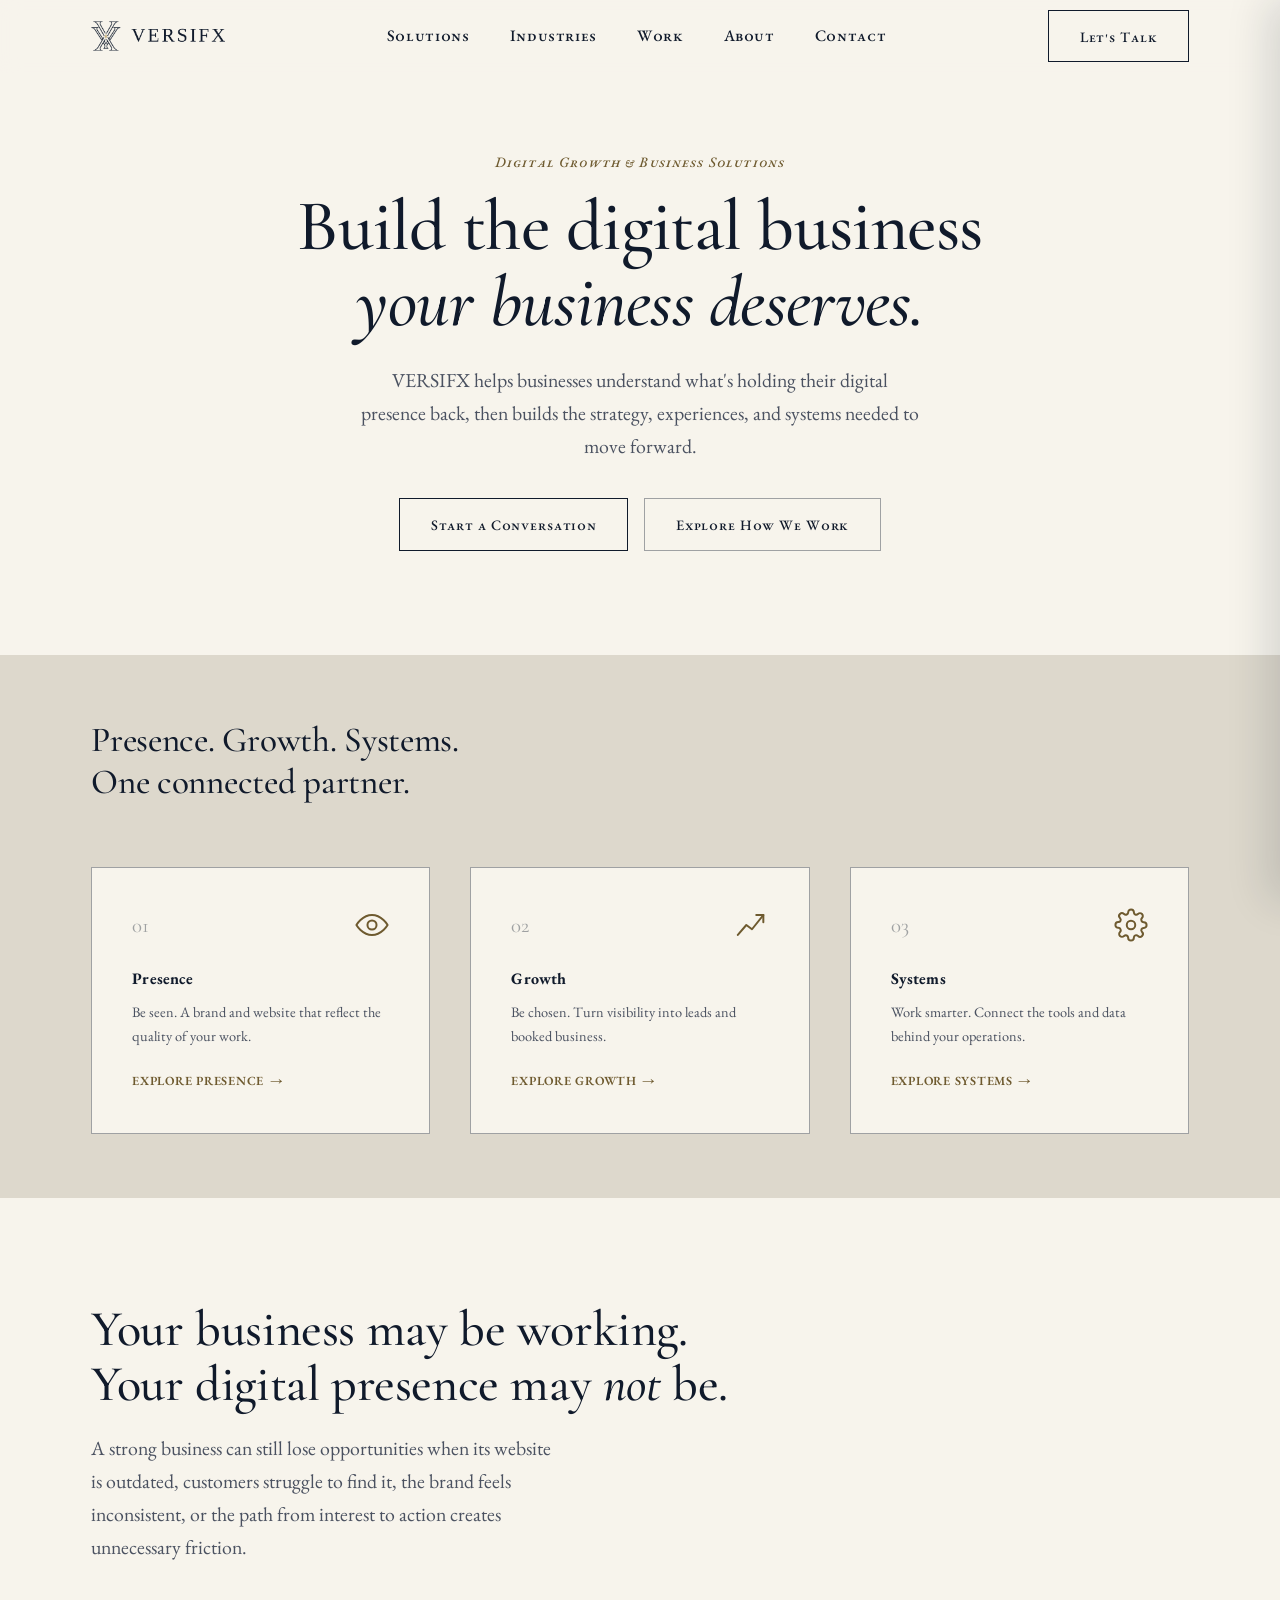
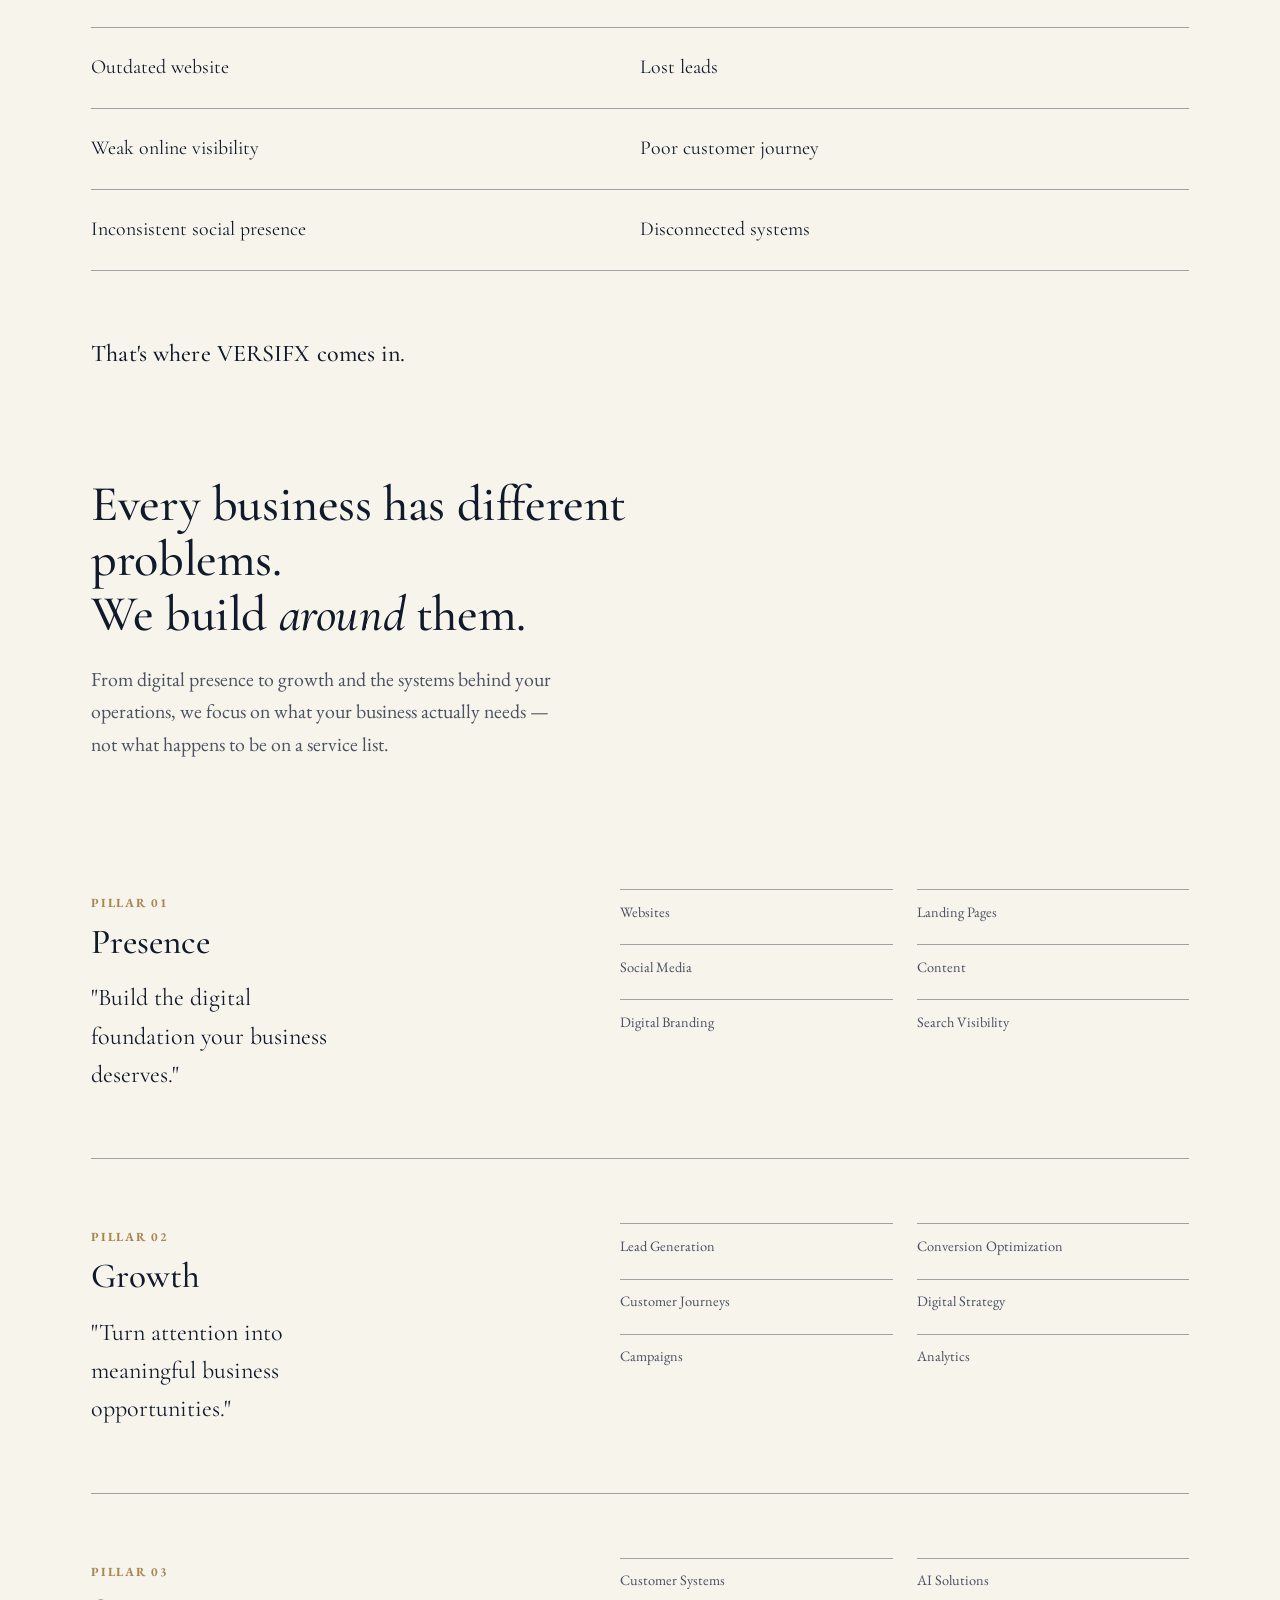
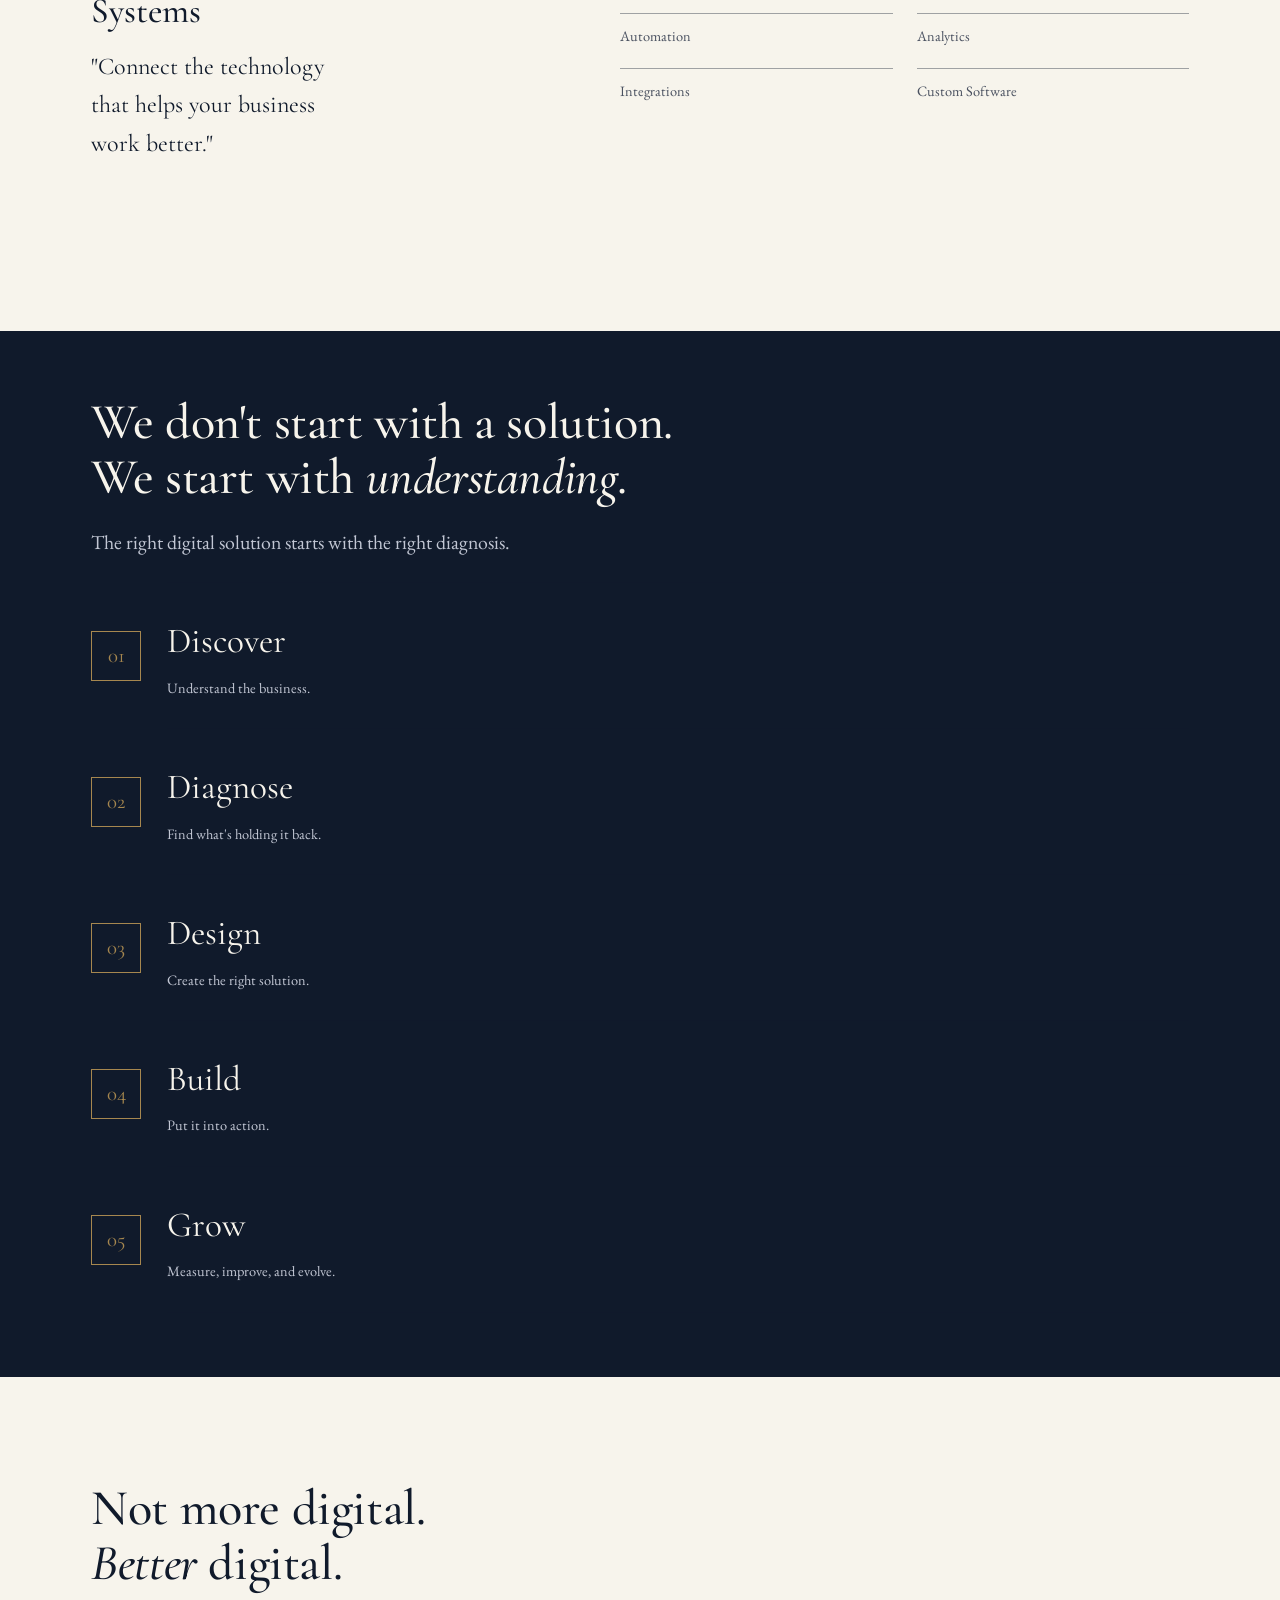
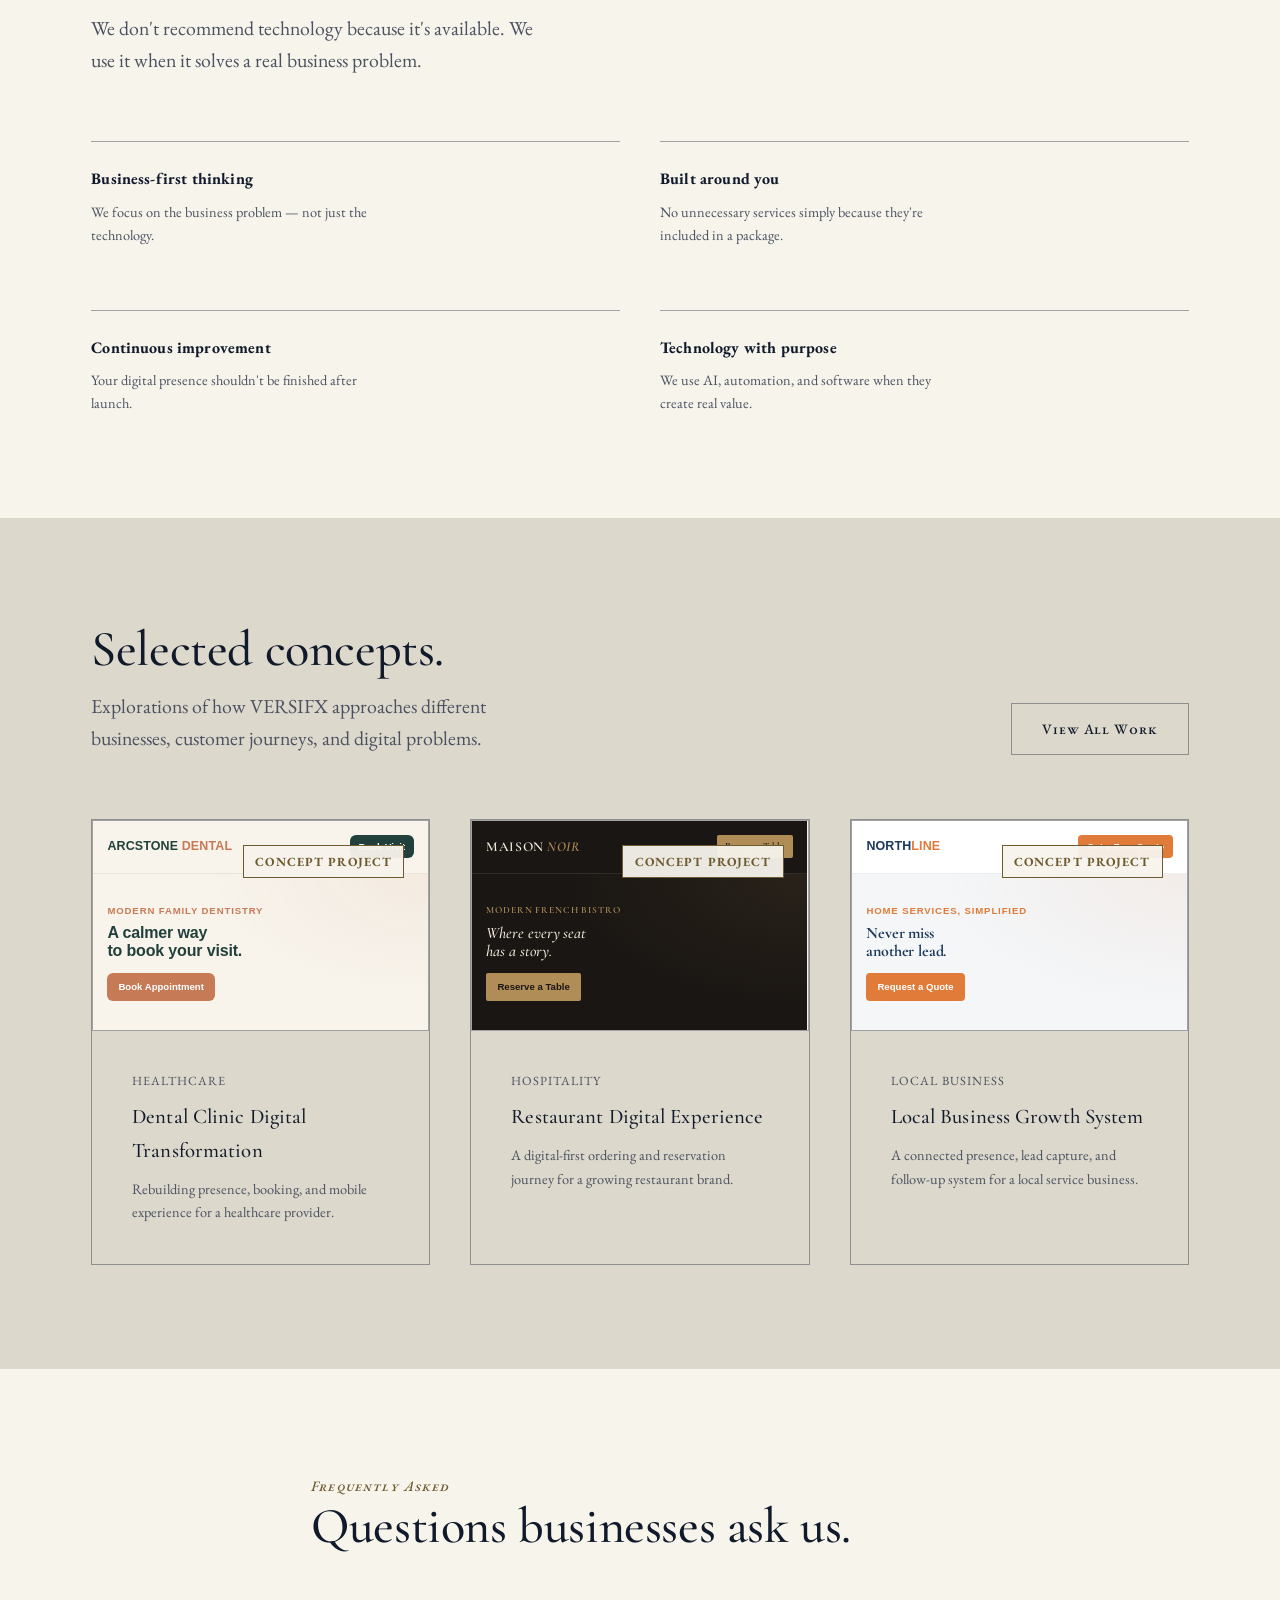
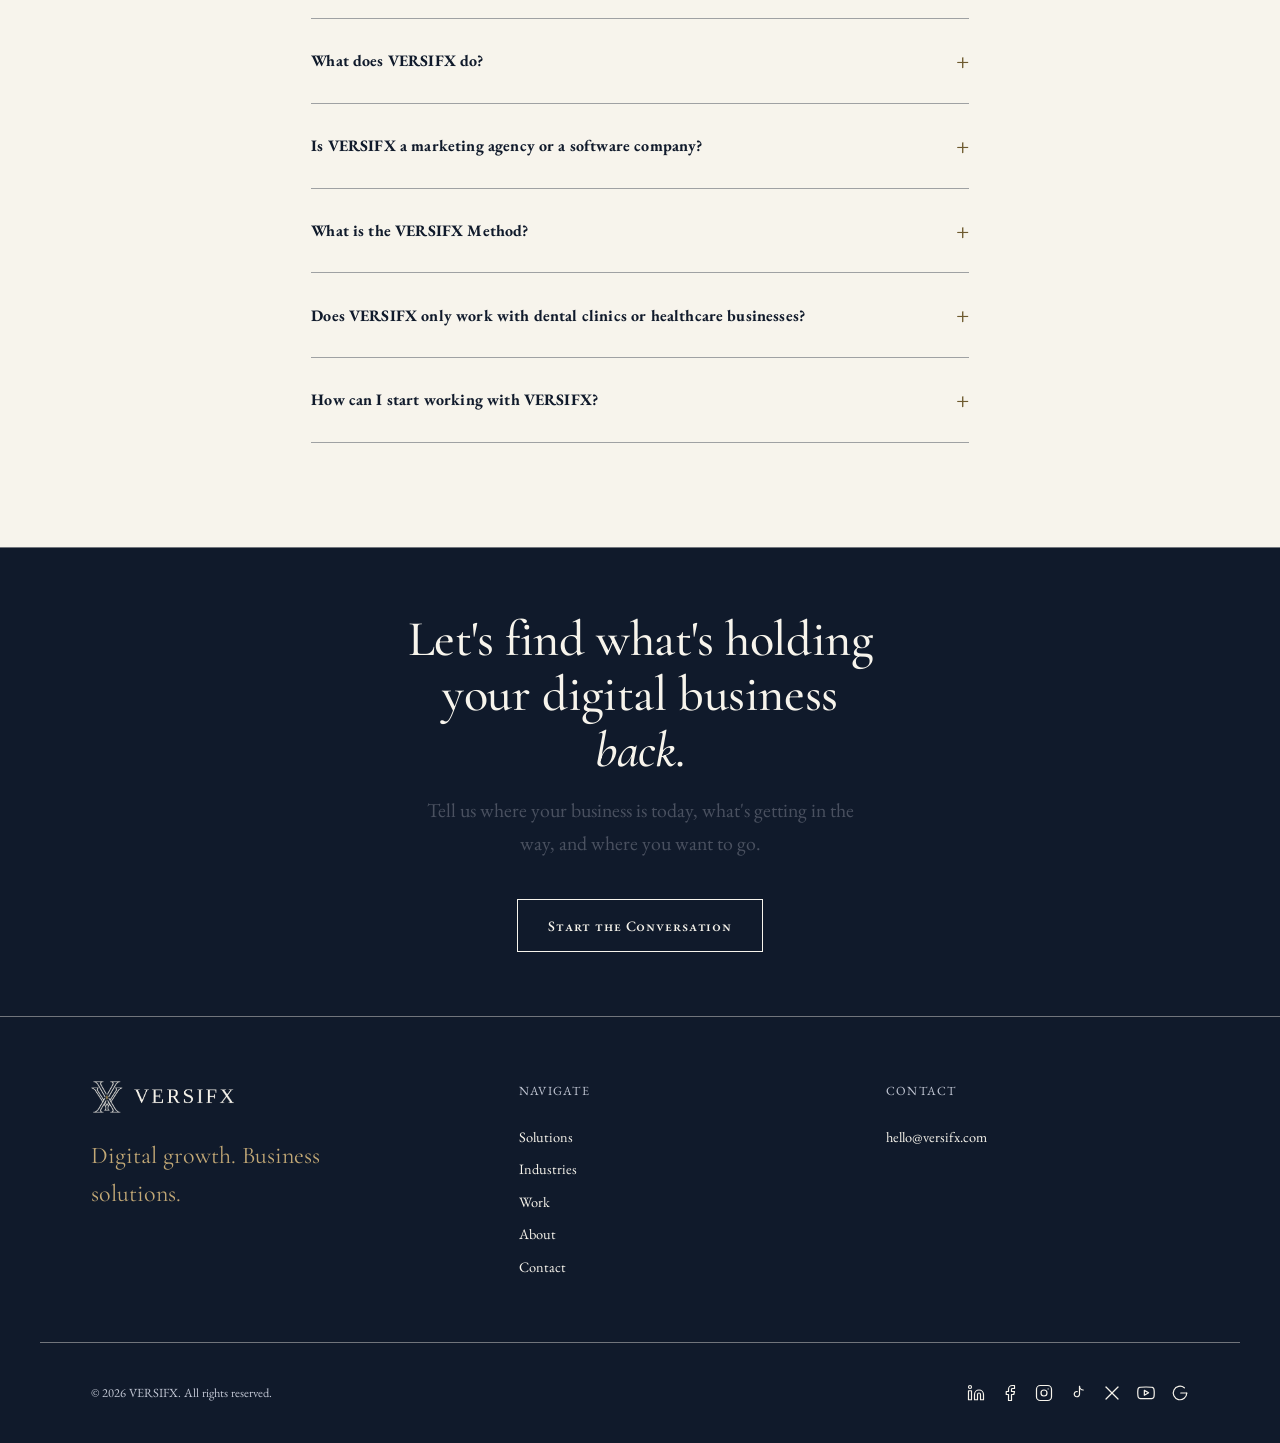
<file: index.html>
<!DOCTYPE html>
<html lang="en">
<head>
<meta charset="UTF-8">
<meta name="viewport" content="width=device-width, initial-scale=1.0">
<title>VERSIFX — Digital Growth &amp; Business Solutions</title>
<meta name="description" content="VERSIFX helps businesses build stronger digital experiences, attract customers, and create the systems that support sustainable growth.">
<link rel="canonical" href="https://www.versifx.com/">
<meta property="og:type" content="website">
<meta property="og:title" content="VERSIFX — Digital Growth & Business Solutions">
<meta property="og:description" content="VERSIFX helps businesses build stronger digital experiences, attract customers, and create the systems that support sustainable growth.">
<meta property="og:image" content="assets/logo/versifx-logo-primary.png">
<link rel="icon" href="assets/logo/favicon-512.png" type="image/png">
<link rel="preconnect" href="https://fonts.googleapis.com">
<link rel="preconnect" href="https://fonts.gstatic.com" crossorigin>
<link href="https://fonts.googleapis.com/css2?family=Cormorant+Garamond:ital,wght@0,400;0,500;0,600;1,400;1,500;1,600&family=EB+Garamond:ital,wght@0,400;0,500;0,600;1,400;1,500&display=swap" rel="stylesheet">
<link rel="stylesheet" href="css/global.css">
<link rel="stylesheet" href="css/components.css">
<link rel="stylesheet" href="css/mockup.css">
<link rel="stylesheet" href="css/responsive.css">
<script type="application/ld+json">
{
  "@context": "https://schema.org",
  "@graph": [
    {
      "@type": "Organization",
      "@id": "https://www.versifx.com/#organization",
      "name": "VERSIFX",
      "url": "https://www.versifx.com/",
      "logo": "https://www.versifx.com/assets/logo/versifx-logo-primary.png",
      "slogan": "Digital growth. Business solutions.",
      "description": "VERSIFX is a digital growth and business solutions company. It helps businesses build a stronger digital presence, attract customers, and create the systems that support sustainable growth.",
      "email": "hello@versifx.com",
      "knowsAbout": [
        "Website design and development",
        "Digital branding",
        "Search visibility",
        "Lead generation",
        "Conversion optimization",
        "Digital strategy",
        "Business automation",
        "Customer systems",
        "Custom software"
      ]
    },
    {
      "@type": "BreadcrumbList",
      "itemListElement": [
        {
          "@type": "ListItem",
          "position": 1,
          "name": "Home",
          "item": "https://www.versifx.com/"
        }
      ]
    },
    {
      "@type": "WebSite",
      "@id": "https://www.versifx.com/#website",
      "url": "https://www.versifx.com/",
      "name": "VERSIFX",
      "description": "VERSIFX is a digital growth and business solutions company. It helps businesses build a stronger digital presence, attract customers, and create the systems that support sustainable growth.",
      "publisher": {
        "@id": "https://www.versifx.com/#organization"
      }
    },
    {
      "@type": "FAQPage",
      "mainEntity": [
        {
          "@type": "Question",
          "name": "What does VERSIFX do?",
          "acceptedAnswer": {
            "@type": "Answer",
            "text": "VERSIFX helps businesses build a stronger digital presence, turn attention into leads and customers, and connect the technology and systems behind their growth \u2014 organized around three areas: Presence, Growth, and Systems."
          }
        },
        {
          "@type": "Question",
          "name": "Is VERSIFX a marketing agency or a software company?",
          "acceptedAnswer": {
            "@type": "Answer",
            "text": "Neither, exactly. VERSIFX is a digital growth and business solutions company that brings strategy, design, and technology together under one partner, rather than operating as a single-service agency."
          }
        },
        {
          "@type": "Question",
          "name": "What is the VERSIFX Method?",
          "acceptedAnswer": {
            "@type": "Answer",
            "text": "A five-step process \u2014 Discover, Diagnose, Design, Build, and Grow \u2014 used to understand a business before proposing any solution."
          }
        },
        {
          "@type": "Question",
          "name": "Does VERSIFX only work with dental clinics or healthcare businesses?",
          "acceptedAnswer": {
            "@type": "Answer",
            "text": "No. VERSIFX works across industries, including healthcare, hospitality, professional services, retail, real estate, and other growing local businesses, adapting its approach to each one."
          }
        },
        {
          "@type": "Question",
          "name": "How can I start working with VERSIFX?",
          "acceptedAnswer": {
            "@type": "Answer",
            "text": "Reach out through the contact page or email hello@versifx.com. Every engagement starts with understanding the business before proposing next steps."
          }
        }
      ]
    }
  ]
}
</script>
</head>
<body>

<a class="skip-link" href="#main">Skip to content</a>

<header class="nav">
  <div class="container nav-inner">
    <a href="index.html" class="nav-logo" aria-label="VERSIFX home">
      <img src="assets/logo/versifx-logo-transparent.png" alt="VERSIFX">
    </a>
    <nav class="nav-links" aria-label="Primary">
      <a href="solutions.html">Solutions</a>
      <a href="industries.html">Industries</a>
      <a href="work.html">Work</a>
      <a href="about.html">About</a>
      <a href="contact.html">Contact</a>
    </nav>
    <div class="nav-actions">
      <a href="contact.html" class="btn btn-primary">Let's Talk <span class="btn-arrow">→</span></a>
      <button class="nav-toggle" aria-label="Open menu" aria-expanded="false" aria-controls="mobile-menu">
        <span class="nav-toggle-lines" aria-hidden="true"><span></span><span></span></span>
        <span class="nav-toggle-label">Menu</span>
      </button>
    </div>
  </div>
</header>

<div class="mobile-menu-backdrop"></div>
<div class="mobile-menu" id="mobile-menu" aria-hidden="true" inert>
  <div class="mobile-menu-top">
    <img src="assets/logo/versifx-mark-transparent.png" alt="VERSIFX" style="height:24px;">
    <button class="mobile-menu-close" aria-label="Close menu">
      <svg viewBox="0 0 24 24" fill="none" stroke="currentColor" stroke-width="1.25" width="20" height="20"><line x1="5" y1="5" x2="19" y2="19"/><line x1="19" y1="5" x2="5" y2="19"/></svg>
    </button>
  </div>
  <span class="eyebrow" style="margin-top:var(--space-lg); display:block;">Navigate</span>
  <nav class="mobile-menu-links" aria-label="Mobile">
    <a href="solutions.html">Solutions</a>
    <a href="industries.html">Industries</a>
    <a href="work.html">Work</a>
    <a href="about.html">About</a>
    <a href="contact.html">Contact</a>
  </nav>
  <div class="mobile-menu-foot">hello@versifx.com</div>
</div>

<main id="main">

  <!-- HERO -->
  <section class="section section--light hero" style="padding-top: clamp(3rem, 6vw, 6rem);">
    <div class="container">
      <div class="hero-content">
        <p class="eyebrow">Digital Growth &amp; Business Solutions</p>
        <h1 style="margin-top:1rem;">Build the digital business<br><em>your business deserves.</em></h1>
        <p class="lede" style="margin-top:1.5rem;">VERSIFX helps businesses understand what's holding their digital presence back, then builds the strategy, experiences, and systems needed to move forward.</p>
        <div style="display:flex; gap:1rem; margin-top:2.25rem; flex-wrap:wrap; justify-content:center;">
          <a href="contact.html" class="btn btn-primary">Start a Conversation <span class="btn-arrow">→</span></a>
          <a href="about.html" class="btn btn-secondary">Explore How We Work <span class="btn-arrow">→</span></a>
        </div>
      </div>
    </div>
  </section>

  <!-- TRUST / POSITIONING STRIP -->
  <section class="section--tight section--stone" data-reveal>
    <div class="container">
      <h2 class="h3" style="max-width:26ch;">Presence. Growth. Systems.<br>One connected partner.</h2>
      <div class="grid grid-3" style="margin-top:var(--space-lg);">
        <a href="solutions.html#presence" class="pillar-card">
          <div class="pillar-card-top">
            <div class="card-index">01</div>
            <div class="pillar-card-icon" aria-hidden="true">
              <svg viewBox="0 0 24 24" fill="none" stroke="currentColor" stroke-width="1.4" stroke-linecap="round" stroke-linejoin="round"><path d="M1 12s4-7 11-7 11 7 11 7-4 7-11 7-11-7-11-7z"/><circle cx="12" cy="12" r="3.2"/></svg>
            </div>
          </div>
          <h4>Presence</h4>
          <p class="lede">Be seen. A brand and website that reflect the quality of your work.</p>
          <span class="pillar-card-arrow">Explore Presence <span>→</span></span>
        </a>
        <a href="solutions.html#growth" class="pillar-card">
          <div class="pillar-card-top">
            <div class="card-index">02</div>
            <div class="pillar-card-icon" aria-hidden="true">
              <svg viewBox="0 0 24 24" fill="none" stroke="currentColor" stroke-width="1.4" stroke-linecap="round" stroke-linejoin="round"><path d="M2 19l6-7 4 3 8-10"/><path d="M15 5h5v5"/></svg>
            </div>
          </div>
          <h4>Growth</h4>
          <p class="lede">Be chosen. Turn visibility into leads and booked business.</p>
          <span class="pillar-card-arrow">Explore Growth <span>→</span></span>
        </a>
        <a href="solutions.html#systems" class="pillar-card">
          <div class="pillar-card-top">
            <div class="card-index">03</div>
            <div class="pillar-card-icon" aria-hidden="true">
              <svg viewBox="0 0 24 24" fill="none" stroke="currentColor" stroke-width="1.4" stroke-linecap="round" stroke-linejoin="round"><circle cx="12" cy="12" r="3"/><path d="M19.4 15a1.7 1.7 0 0 0 .34 1.87l.06.06a2 2 0 1 1-2.83 2.83l-.06-.06a1.7 1.7 0 0 0-1.87-.34 1.7 1.7 0 0 0-1.04 1.56V21a2 2 0 1 1-4 0v-.09A1.7 1.7 0 0 0 9 19.4a1.7 1.7 0 0 0-1.87.34l-.06.06a2 2 0 1 1-2.83-2.83l.06-.06A1.7 1.7 0 0 0 4.6 15a1.7 1.7 0 0 0-1.56-1.04H3a2 2 0 1 1 0-4h.09A1.7 1.7 0 0 0 4.6 9a1.7 1.7 0 0 0-.34-1.87l-.06-.06A2 2 0 1 1 7.03 4.24l.06.06A1.7 1.7 0 0 0 9 4.6a1.7 1.7 0 0 0 1.04-1.56V3a2 2 0 1 1 4 0v.09A1.7 1.7 0 0 0 15 4.6a1.7 1.7 0 0 0 1.87-.34l.06-.06a2 2 0 1 1 2.83 2.83l-.06.06A1.7 1.7 0 0 0 19.4 9a1.7 1.7 0 0 0 1.56 1.04H21a2 2 0 1 1 0 4h-.09A1.7 1.7 0 0 0 19.4 15z"/></svg>
            </div>
          </div>
          <h4>Systems</h4>
          <p class="lede">Work smarter. Connect the tools and data behind your operations.</p>
          <span class="pillar-card-arrow">Explore Systems <span>→</span></span>
        </a>
      </div>
    </div>
  </section>

  <!-- THE PROBLEM -->
  <section class="section section--light" data-reveal>
    <div class="container">
      <div class="section-head">
        <h2>Your business may be working.<br>Your digital presence may <em>not</em> be.</h2>
        <p class="lede" style="margin-top:1.25rem;">A strong business can still lose opportunities when its website is outdated, customers struggle to find it, the brand feels inconsistent, or the path from interest to action creates unnecessary friction.</p>
      </div>
      <div class="grid grid-2" style="gap:0;">
        <div>
          <div class="problem-item">Outdated website</div>
          <div class="problem-item">Weak online visibility</div>
          <div class="problem-item">Inconsistent social presence</div>
        </div>
        <div>
          <div class="problem-item">Lost leads</div>
          <div class="problem-item">Poor customer journey</div>
          <div class="problem-item">Disconnected systems</div>
        </div>
      </div>
      <p class="font-display" style="font-size:var(--fs-md); margin-top:var(--space-lg);">That's where VERSIFX comes in.</p>
    </div>
  </section>

  <!-- THREE PILLARS -->
  <section class="section section--light" style="padding-top:0;" data-reveal>
    <div class="container">
      <div class="section-head">
        <h2>Every business has different problems.<br>We build <em>around</em> them.</h2>
        <p class="lede" style="margin-top:1.25rem;">From digital presence to growth and the systems behind your operations, we focus on what your business actually needs — not what happens to be on a service list.</p>
      </div>

      <div class="pillar">
        <div>
          <span class="pillar-label">Pillar 01</span>
          <h3 class="pillar-title">Presence</h3>
          <p class="pillar-claim">"Build the digital foundation your business deserves."</p>
        </div>
        <ul class="pillar-services">
          <li>Websites</li>
          <li>Landing Pages</li>
          <li>Social Media</li>
          <li>Content</li>
          <li>Digital Branding</li>
          <li>Search Visibility</li>
        </ul>
      </div>

      <div class="pillar">
        <div>
          <span class="pillar-label">Pillar 02</span>
          <h3 class="pillar-title">Growth</h3>
          <p class="pillar-claim">"Turn attention into meaningful business opportunities."</p>
        </div>
        <ul class="pillar-services">
          <li>Lead Generation</li>
          <li>Conversion Optimization</li>
          <li>Customer Journeys</li>
          <li>Digital Strategy</li>
          <li>Campaigns</li>
          <li>Analytics</li>
        </ul>
      </div>

      <div class="pillar">
        <div>
          <span class="pillar-label">Pillar 03</span>
          <h3 class="pillar-title">Systems</h3>
          <p class="pillar-claim">"Connect the technology that helps your business work better."</p>
        </div>
        <ul class="pillar-services">
          <li>Customer Systems</li>
          <li>AI Solutions</li>
          <li>Automation</li>
          <li>Analytics</li>
          <li>Integrations</li>
          <li>Custom Software</li>
        </ul>
      </div>
    </div>
  </section>

  <!-- METHOD -->
  <section class="section section--tight section--dark" data-reveal>
    <div class="container">
      <div class="section-head" style="margin-bottom:var(--space-sm);">
        <h2>We don't start with a solution.<br>We start with <em>understanding</em>.</h2>
        <p class="lede" style="margin-top:1.25rem;">The right digital solution starts with the right diagnosis.</p>
      </div>
      <div class="method-steps method-steps--signature">
        <div class="method-step">
          <span class="method-step-num">01</span>
          <div>
            <div class="method-step-title">Discover</div>
            <p class="method-step-desc">Understand the business.</p>
          </div>
        </div>
        <div class="method-step">
          <span class="method-step-num">02</span>
          <div>
            <div class="method-step-title">Diagnose</div>
            <p class="method-step-desc">Find what's holding it back.</p>
          </div>
        </div>
        <div class="method-step">
          <span class="method-step-num">03</span>
          <div>
            <div class="method-step-title">Design</div>
            <p class="method-step-desc">Create the right solution.</p>
          </div>
        </div>
        <div class="method-step">
          <span class="method-step-num">04</span>
          <div>
            <div class="method-step-title">Build</div>
            <p class="method-step-desc">Put it into action.</p>
          </div>
        </div>
        <div class="method-step">
          <span class="method-step-num">05</span>
          <div>
            <div class="method-step-title">Grow</div>
            <p class="method-step-desc">Measure, improve, and evolve.</p>
          </div>
        </div>
      </div>
    </div>
  </section>

  <!-- WHY VERSIFX -->
  <section class="section section--light" data-reveal>
    <div class="container">
      <div class="section-head">
        <h2>Not more digital.<br><em>Better</em> digital.</h2>
        <p class="lede" style="margin-top:1.25rem;">We don't recommend technology because it's available. We use it when it solves a real business problem.</p>
      </div>
      <div class="grid grid-2" style="row-gap:var(--space-lg);">
        <div class="principle">
          <h4 class="principle-title">Business-first thinking</h4>
          <p class="principle-desc">We focus on the business problem — not just the technology.</p>
        </div>
        <div class="principle">
          <h4 class="principle-title">Built around you</h4>
          <p class="principle-desc">No unnecessary services simply because they're included in a package.</p>
        </div>
        <div class="principle">
          <h4 class="principle-title">Continuous improvement</h4>
          <p class="principle-desc">Your digital presence shouldn't be finished after launch.</p>
        </div>
        <div class="principle">
          <h4 class="principle-title">Technology with purpose</h4>
          <p class="principle-desc">We use AI, automation, and software when they create real value.</p>
        </div>
      </div>
    </div>
  </section>

  <!-- WORK -->
  <section class="section section--stone" data-reveal>
    <div class="container">
      <div class="section-head work-head">
        <div>
          <h2 style="max-width:16ch;">Selected concepts.</h2>
          <p class="lede" style="margin-top:0.75rem; max-width:40ch;">Explorations of how VERSIFX approaches different businesses, customer journeys, and digital problems.</p>
        </div>
        <a href="work.html" class="btn btn-secondary">View All Work <span class="btn-arrow">→</span></a>
      </div>
      <div class="grid grid-3">
        <a href="work/dental-clinic.html" class="work-card" style="display:flex; flex-direction:column;">
          <div class="work-card-preview device-frame">
            <div class="arc">
              <div class="arc-nav">
                <span class="arc-logo">ARCSTONE <em>DENTAL</em></span>
                <span class="arc-nav-cta">Book Visit</span>
              </div>
              <div class="arc-hero" style="grid-template-columns:1fr;">
                <div>
                  <span class="arc-hero-eyebrow">Modern Family Dentistry</span>
                  <h3>A calmer way<br>to book your visit.</h3>
                  <div class="arc-hero-actions">
                    <span class="arc-btn arc-btn--fill">Book Appointment</span>
                  </div>
                </div>
              </div>
            </div>
            <span class="badge badge--concept">Concept Project</span>
          </div>
          <div class="work-card-body">
            <span class="work-card-tag">Healthcare</span>
            <h4 class="font-display" style="font-size:1.3rem; font-weight:500;">Dental Clinic Digital Transformation</h4>
            <p class="lede" style="font-size:var(--fs-sm);">Rebuilding presence, booking, and mobile experience for a healthcare provider.</p>
          </div>
        </a>
        <a href="work/maison-noir.html" class="work-card" style="display:flex; flex-direction:column;">
          <div class="work-card-preview device-frame">
            <div class="mn">
              <div class="mn-nav">
                <span class="mn-logo">MAISON <em>NOIR</em></span>
                <span class="mn-nav-cta">Reserve a Table</span>
              </div>
              <div class="mn-hero" style="grid-template-columns:1fr;">
                <div>
                  <span class="mn-hero-eyebrow">Modern French Bistro</span>
                  <h3>Where every seat<br>has a story.</h3>
                  <div class="mn-hero-actions">
                    <span class="mn-btn mn-btn--fill">Reserve a Table</span>
                  </div>
                </div>
              </div>
            </div>
            <span class="badge badge--concept">Concept Project</span>
          </div>
          <div class="work-card-body">
            <span class="work-card-tag">Hospitality</span>
            <h4 class="font-display" style="font-size:1.3rem; font-weight:500;">Restaurant Digital Experience</h4>
            <p class="lede" style="font-size:var(--fs-sm);">A digital-first ordering and reservation journey for a growing restaurant brand.</p>
          </div>
        </a>
        <a href="work/northline.html" class="work-card" style="display:flex; flex-direction:column;">
          <div class="work-card-preview device-frame">
            <div class="nl">
              <div class="nl-nav">
                <span class="nl-logo">NORTH<em>LINE</em></span>
                <span class="nl-nav-cta">Get a Free Quote</span>
              </div>
              <div class="nl-hero" style="grid-template-columns:1fr;">
                <div>
                  <span class="nl-hero-eyebrow">Home Services, Simplified</span>
                  <h3>Never miss<br>another lead.</h3>
                  <div class="nl-hero-actions">
                    <span class="nl-btn nl-btn--fill">Request a Quote</span>
                  </div>
                </div>
              </div>
            </div>
            <span class="badge badge--concept">Concept Project</span>
          </div>
          <div class="work-card-body">
            <span class="work-card-tag">Local Business</span>
            <h4 class="font-display" style="font-size:1.3rem; font-weight:500;">Local Business Growth System</h4>
            <p class="lede" style="font-size:var(--fs-sm);">A connected presence, lead capture, and follow-up system for a local service business.</p>
          </div>
        </a>
      </div>
    </div>
  </section>

  <!-- FAQ -->
  <section class="section section--light" data-reveal>
    <div class="container container--narrow">
      <div class="section-head">
        <span class="eyebrow">Frequently Asked</span>
        <h2>Questions businesses ask us.</h2>
      </div>
      <div class="faq-list">
        <details class="faq-item">
          <summary class="h4">What does VERSIFX do?</summary>
          <p class="lede" style="margin-top:0.75rem;">VERSIFX helps businesses build a stronger digital presence, turn attention into leads and customers, and connect the technology and systems behind their growth — organized around three areas: Presence, Growth, and Systems.</p>
        </details>
        <details class="faq-item">
          <summary class="h4">Is VERSIFX a marketing agency or a software company?</summary>
          <p class="lede" style="margin-top:0.75rem;">Neither, exactly. VERSIFX is a digital growth and business solutions company that brings strategy, design, and technology together under one partner, rather than operating as a single-service agency.</p>
        </details>
        <details class="faq-item">
          <summary class="h4">What is the VERSIFX Method?</summary>
          <p class="lede" style="margin-top:0.75rem;">A five-step process — Discover, Diagnose, Design, Build, and Grow — used to understand a business before proposing any solution.</p>
        </details>
        <details class="faq-item">
          <summary class="h4">Does VERSIFX only work with dental clinics or healthcare businesses?</summary>
          <p class="lede" style="margin-top:0.75rem;">No. VERSIFX works across industries, including healthcare, hospitality, professional services, retail, real estate, and other growing local businesses, adapting its approach to each one.</p>
        </details>
        <details class="faq-item">
          <summary class="h4">How can I start working with VERSIFX?</summary>
          <p class="lede" style="margin-top:0.75rem;">Reach out through the <a href="contact.html" style="text-decoration:underline;">contact page</a> or email <a href="mailto:hello@versifx.com" style="text-decoration:underline;">hello@versifx.com</a>. Every engagement starts with understanding the business before proposing next steps.</p>
        </details>
      </div>
    </div>
  </section>

  <!-- FINAL CTA -->
  <section class="cta-band" data-reveal>
    <div class="container">
      <h2 class="h2">Let's find what's holding<br>your digital business <em>back</em>.</h2>
      <p class="lede" style="margin-inline:auto; text-align:center; margin-top:1rem;">Tell us where your business is today, what's getting in the way, and where you want to go.</p>
      <div class="cta-band-actions">
        <a href="contact.html" class="btn btn-on-dark">Start the Conversation <span class="btn-arrow">→</span></a>
      </div>
    </div>
  </section>

</main>

<footer class="footer">
  <div class="container footer-top">
    <div class="footer-brand">
      <img src="assets/logo/versifx-logo-reverse.png" alt="VERSIFX">
      <p class="footer-tagline">Digital growth. Business solutions.</p>
    </div>
    <div>
      <div class="footer-heading">Navigate</div>
      <nav class="footer-links" aria-label="Footer">
        <a href="solutions.html">Solutions</a>
        <a href="industries.html">Industries</a>
        <a href="work.html">Work</a>
        <a href="about.html">About</a>
        <a href="contact.html">Contact</a>
      </nav>
    </div>
    <div>
      <div class="footer-heading">Contact</div>
      <div class="footer-links">
        <a href="mailto:hello@versifx.com">hello@versifx.com</a>
      </div>
    </div>
  </div>
  <div class="container footer-bottom">
    <span>© <span data-year>2026</span> VERSIFX. All rights reserved.</span>
    <div class="footer-social">
      <a href="#" class="social-icon" aria-label="LinkedIn"><svg viewBox="0 0 24 24" fill="none" stroke="currentColor" stroke-width="1.6" stroke-linecap="round" stroke-linejoin="round"><path d="M16 8a6 6 0 0 1 6 6v7h-4v-7a2 2 0 0 0-2-2 2 2 0 0 0-2 2v7h-4v-7a6 6 0 0 1 6-6z"/><rect x="2" y="9" width="4" height="12"/><circle cx="4" cy="4" r="2"/></svg></a>
      <a href="#" class="social-icon" aria-label="Facebook"><svg viewBox="0 0 24 24" fill="none" stroke="currentColor" stroke-width="1.6" stroke-linecap="round" stroke-linejoin="round"><path d="M18 2h-3a5 5 0 0 0-5 5v3H7v4h3v8h4v-8h3l1-4h-4V7a1 1 0 0 1 1-1h3z"/></svg></a>
      <a href="#" class="social-icon" aria-label="Instagram"><svg viewBox="0 0 24 24" fill="none" stroke="currentColor" stroke-width="1.6" stroke-linecap="round" stroke-linejoin="round"><rect x="2" y="2" width="20" height="20" rx="5"/><circle cx="12" cy="12" r="4"/><line x1="17.5" y1="6.5" x2="17.51" y2="6.5"/></svg></a>
      <a href="#" class="social-icon" aria-label="TikTok"><svg viewBox="0 0 24 24" fill="none" stroke="currentColor" stroke-width="1.6" stroke-linecap="round" stroke-linejoin="round"><path d="M14 3v10.5a3.5 3.5 0 1 1-3-3.46"/><path d="M14 3a5 5 0 0 0 5 5"/></svg></a>
      <a href="#" class="social-icon" aria-label="Twitter"><svg viewBox="0 0 24 24" fill="none" stroke="currentColor" stroke-width="1.6" stroke-linecap="round" stroke-linejoin="round"><line x1="4" y1="4" x2="20" y2="20"/><line x1="20" y1="4" x2="4" y2="20"/></svg></a>
      <a href="#" class="social-icon" aria-label="YouTube"><svg viewBox="0 0 24 24" fill="none" stroke="currentColor" stroke-width="1.6" stroke-linecap="round" stroke-linejoin="round"><path d="M22.5 6.4a2.8 2.8 0 0 0-2-2C18.9 4 12 4 12 4s-6.9 0-8.6.5a2.8 2.8 0 0 0-2 2A29 29 0 0 0 1 11.8a29 29 0 0 0 .5 5.3 2.8 2.8 0 0 0 2 2c1.6.5 8.5.5 8.5.5s6.9 0 8.6-.5a2.8 2.8 0 0 0 2-2 29 29 0 0 0 .4-5.3 29 29 0 0 0-.5-5.4z"/><polygon points="9.8 15 15.5 11.8 9.8 8.5 9.8 15"/></svg></a>
      <a href="#" class="social-icon" aria-label="Google"><svg viewBox="0 0 24 24" fill="none" stroke="currentColor" stroke-width="1.6" stroke-linecap="round" stroke-linejoin="round"><path d="M21 12a9 9 0 1 1-3.2-6.9"/><path d="M21 12h-8"/></svg></a>
    </div>
  </div>
</footer>

<script src="js/main.js"></script>
</body>
</html>
</file>
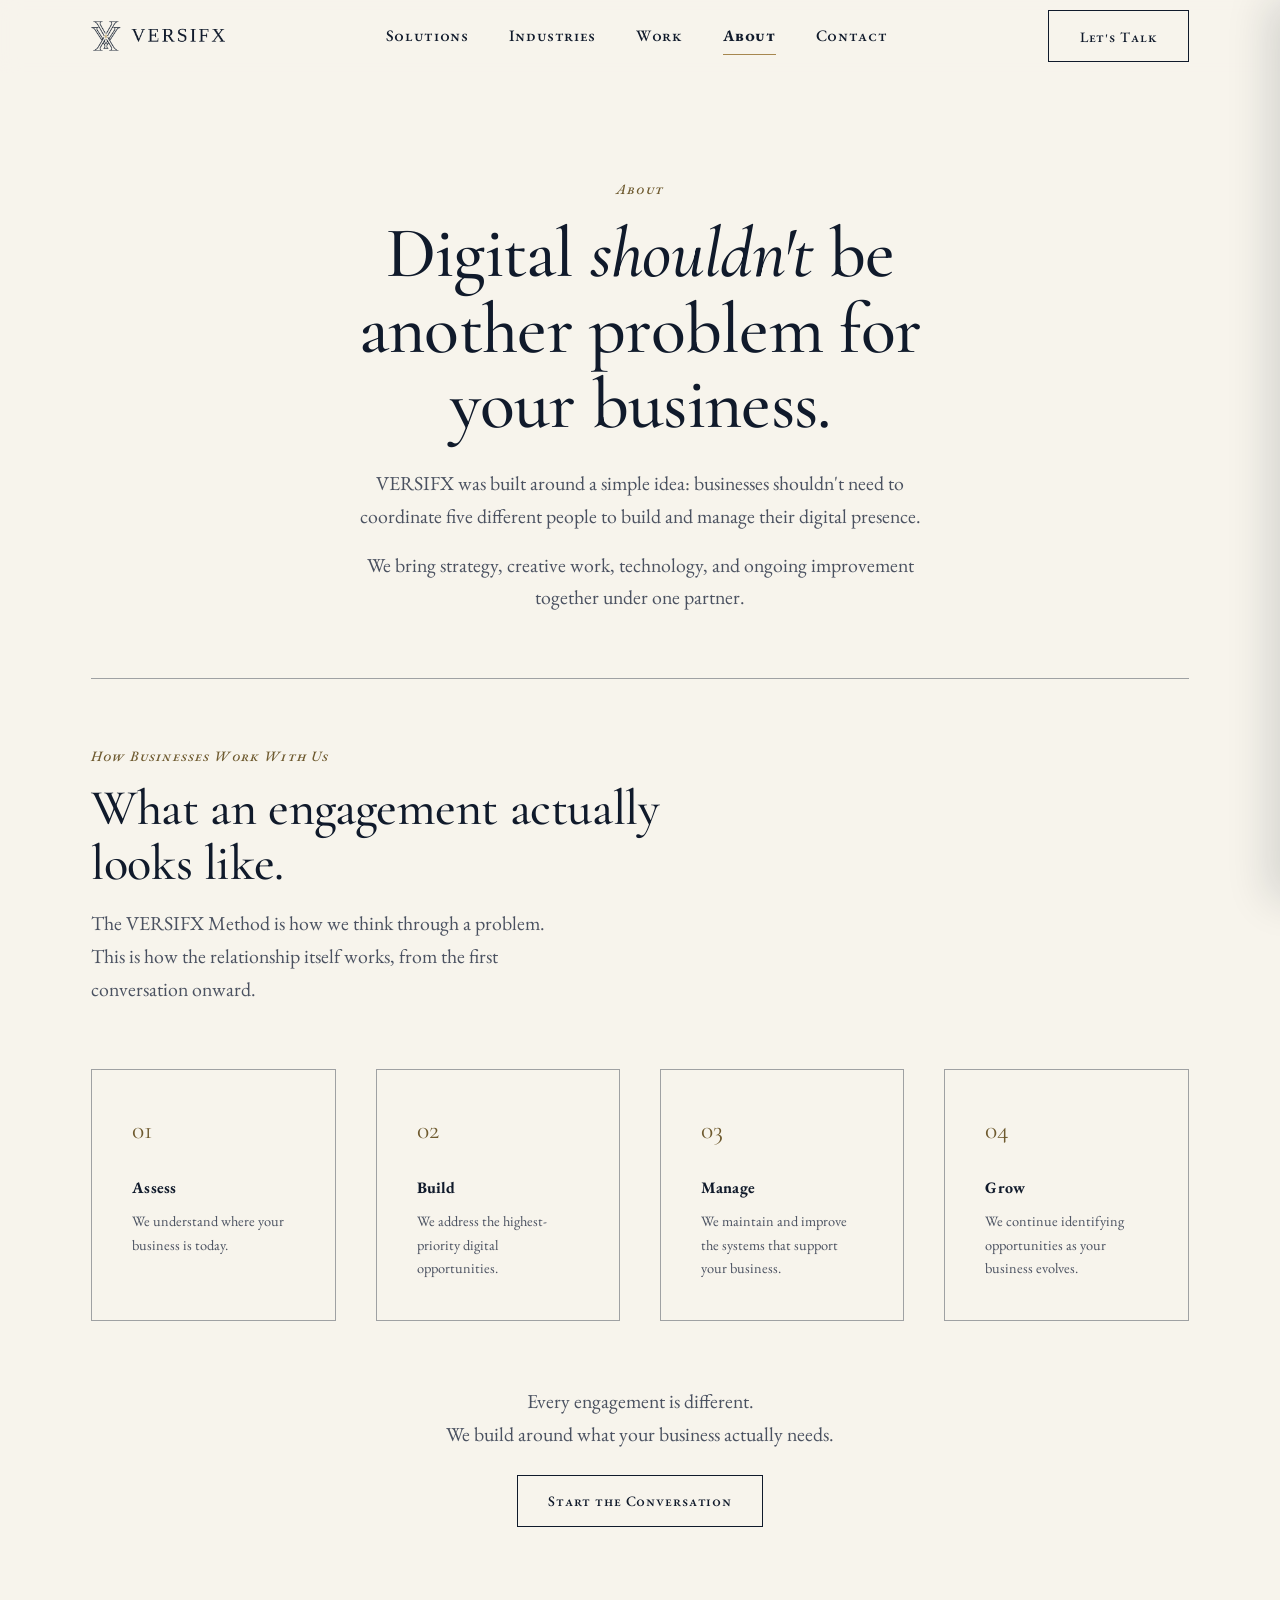
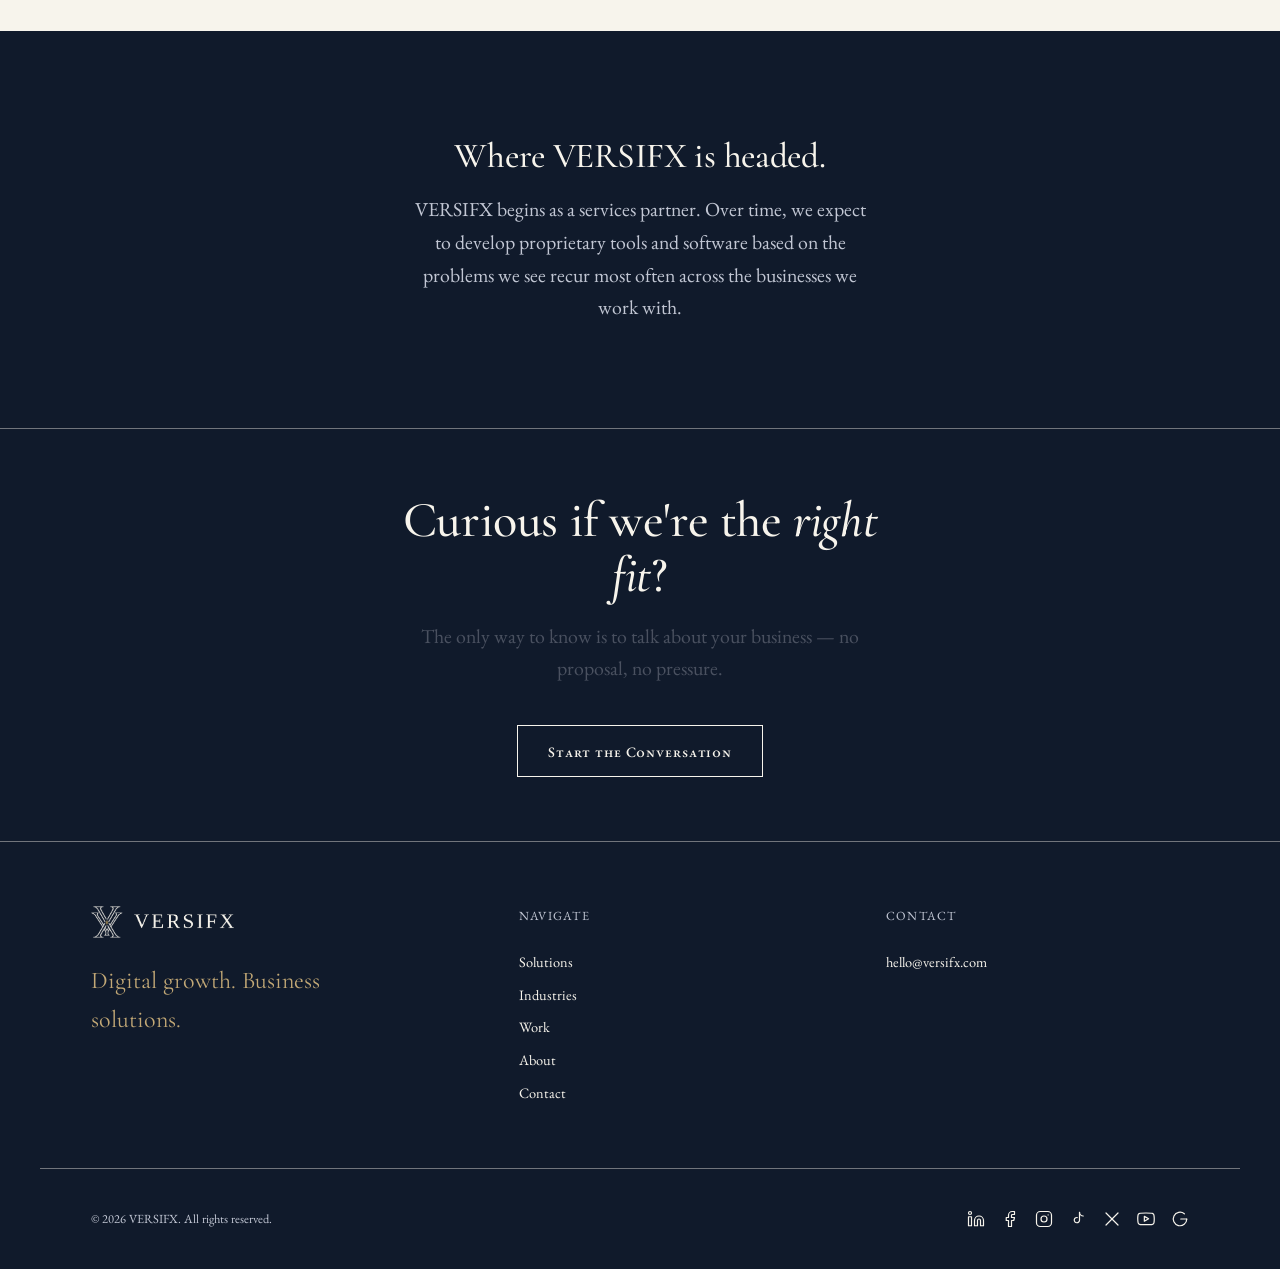
<file: about.html>
<!DOCTYPE html>
<html lang="en">
<head>
<meta charset="UTF-8">
<meta name="viewport" content="width=device-width, initial-scale=1.0">
<title>About — VERSIFX</title>
<meta name="description" content="VERSIFX was built around a simple idea: businesses shouldn't need to coordinate five different people to build and manage their digital presence.">
<link rel="canonical" href="https://www.versifx.com/about.html">
<meta property="og:type" content="website">
<meta property="og:title" content="About — VERSIFX">
<meta property="og:description" content="VERSIFX was built around a simple idea: businesses shouldn't need to coordinate five different people to build and manage their digital presence.">
<meta property="og:image" content="assets/logo/versifx-logo-primary.png">
<link rel="icon" href="assets/logo/favicon-512.png" type="image/png">
<link rel="preconnect" href="https://fonts.googleapis.com">
<link rel="preconnect" href="https://fonts.gstatic.com" crossorigin>
<link href="https://fonts.googleapis.com/css2?family=Cormorant+Garamond:ital,wght@0,400;0,500;0,600;1,400;1,500;1,600&family=EB+Garamond:ital,wght@0,400;0,500;0,600;1,400;1,500&display=swap" rel="stylesheet">
<link rel="stylesheet" href="css/global.css">
<link rel="stylesheet" href="css/components.css">
<link rel="stylesheet" href="css/responsive.css">
<script type="application/ld+json">
{
  "@context": "https://schema.org",
  "@graph": [
    {
      "@type": "Organization",
      "@id": "https://www.versifx.com/#organization",
      "name": "VERSIFX",
      "url": "https://www.versifx.com/",
      "logo": "https://www.versifx.com/assets/logo/versifx-logo-primary.png",
      "slogan": "Digital growth. Business solutions.",
      "description": "VERSIFX is a digital growth and business solutions company. It helps businesses build a stronger digital presence, attract customers, and create the systems that support sustainable growth.",
      "email": "hello@versifx.com",
      "knowsAbout": [
        "Website design and development",
        "Digital branding",
        "Search visibility",
        "Lead generation",
        "Conversion optimization",
        "Digital strategy",
        "Business automation",
        "Customer systems",
        "Custom software"
      ]
    },
    {
      "@type": "BreadcrumbList",
      "itemListElement": [
        {
          "@type": "ListItem",
          "position": 1,
          "name": "Home",
          "item": "https://www.versifx.com/"
        },
        {
          "@type": "ListItem",
          "position": 2,
          "name": "About",
          "item": "https://www.versifx.com/about.html"
        }
      ]
    }
  ]
}
</script>
</head>
<body>

<a class="skip-link" href="#main">Skip to content</a>

<header class="nav">
  <div class="container nav-inner">
    <a href="index.html" class="nav-logo" aria-label="VERSIFX home">
      <img src="assets/logo/versifx-logo-transparent.png" alt="VERSIFX">
    </a>
    <nav class="nav-links" aria-label="Primary">
      <a href="solutions.html">Solutions</a>
      <a href="industries.html">Industries</a>
      <a href="work.html">Work</a>
      <a href="about.html" aria-current="page">About</a>
      <a href="contact.html">Contact</a>
    </nav>
    <div class="nav-actions">
      <a href="contact.html" class="btn btn-primary">Let's Talk <span class="btn-arrow">→</span></a>
      <button class="nav-toggle" aria-label="Open menu" aria-expanded="false" aria-controls="mobile-menu">
        <span class="nav-toggle-lines" aria-hidden="true"><span></span><span></span></span>
        <span class="nav-toggle-label">Menu</span>
      </button>
    </div>
  </div>
</header>

<div class="mobile-menu-backdrop"></div>
<div class="mobile-menu" id="mobile-menu" aria-hidden="true" inert>
  <div class="mobile-menu-top">
    <img src="assets/logo/versifx-mark-transparent.png" alt="VERSIFX" style="height:24px;">
    <button class="mobile-menu-close" aria-label="Close menu">
      <svg viewBox="0 0 24 24" fill="none" stroke="currentColor" stroke-width="1.25" width="20" height="20"><line x1="5" y1="5" x2="19" y2="19"/><line x1="19" y1="5" x2="5" y2="19"/></svg>
    </button>
  </div>
  <span class="eyebrow" style="margin-top:var(--space-lg); display:block;">Navigate</span>
  <nav class="mobile-menu-links" aria-label="Mobile">
    <a href="solutions.html">Solutions</a>
    <a href="industries.html">Industries</a>
    <a href="work.html">Work</a>
    <a href="about.html">About</a>
    <a href="contact.html">Contact</a>
  </nav>
  <div class="mobile-menu-foot">hello@versifx.com</div>
</div>

<main id="main">

  <section class="section section--light" style="padding-bottom:var(--space-lg);">
    <div class="container">
      <div class="page-hero">
        <p class="eyebrow">About</p>
        <h1 class="h1" style="margin-top:1rem;">Digital <em>shouldn't</em> be another problem for your business.</h1>
        <p class="lede" style="margin-top:1.5rem; font-size:var(--fs-body-lg);">VERSIFX was built around a simple idea: businesses shouldn't need to coordinate five different people to build and manage their digital presence.</p>
        <p class="lede" style="margin-top:1rem;">We bring strategy, creative work, technology, and ongoing improvement together under one partner.</p>
      </div>
    </div>
  </section>

  <section class="section section--light" style="padding-top:0;" data-reveal>
    <div class="container">
      <hr class="divider" style="margin-bottom:var(--space-lg);">
      <div class="section-head">
        <span class="eyebrow">How Businesses Work With Us</span>
        <h2 class="h2" style="margin-top:0.75rem;">What an engagement actually looks like.</h2>
        <p class="lede" style="margin-top:1rem;">The VERSIFX Method is how we think through a problem. This is how the relationship itself works, from the first conversation onward.</p>
      </div>
      <div class="grid grid-4">
        <div class="card">
          <div class="card-index">01</div>
          <h4>Assess</h4>
          <p class="lede" style="margin-top:0.5rem; font-size:var(--fs-sm);">We understand where your business is today.</p>
        </div>
        <div class="card">
          <div class="card-index">02</div>
          <h4>Build</h4>
          <p class="lede" style="margin-top:0.5rem; font-size:var(--fs-sm);">We address the highest-priority digital opportunities.</p>
        </div>
        <div class="card">
          <div class="card-index">03</div>
          <h4>Manage</h4>
          <p class="lede" style="margin-top:0.5rem; font-size:var(--fs-sm);">We maintain and improve the systems that support your business.</p>
        </div>
        <div class="card">
          <div class="card-index">04</div>
          <h4>Grow</h4>
          <p class="lede" style="margin-top:0.5rem; font-size:var(--fs-sm);">We continue identifying opportunities as your business evolves.</p>
        </div>
      </div>
      <p class="lede" style="margin-top:var(--space-lg); text-align:center; margin-inline:auto;">Every engagement is different.<br>We build around what your business actually needs.</p>
      <div style="display:flex; justify-content:center; margin-top:var(--space-sm);">
        <a href="contact.html" class="btn btn-primary">Start the Conversation <span class="btn-arrow">→</span></a>
      </div>
    </div>
  </section>

  <section class="section section--dark" data-reveal>
    <div class="container--narrow" style="text-align:center;">
      <h2 class="h3">Where VERSIFX is headed.</h2>
      <p class="lede" style="margin-inline:auto; margin-top:1rem;">VERSIFX begins as a services partner. Over time, we expect to develop proprietary tools and software based on the problems we see recur most often across the businesses we work with.</p>
    </div>
  </section>

  <section class="cta-band" data-reveal>
    <div class="container">
      <h2 class="h2">Curious if we're the <em>right fit</em>?</h2>
      <p class="lede" style="margin-inline:auto; text-align:center; margin-top:1rem;">The only way to know is to talk about your business — no proposal, no pressure.</p>
      <div class="cta-band-actions">
        <a href="contact.html" class="btn btn-on-dark">Start the Conversation <span class="btn-arrow">→</span></a>
      </div>
    </div>
  </section>

</main>

<footer class="footer">
  <div class="container footer-top">
    <div class="footer-brand">
      <img src="assets/logo/versifx-logo-reverse.png" alt="VERSIFX">
      <p class="footer-tagline">Digital growth. Business solutions.</p>
    </div>
    <div>
      <div class="footer-heading">Navigate</div>
      <nav class="footer-links" aria-label="Footer">
        <a href="solutions.html">Solutions</a>
        <a href="industries.html">Industries</a>
        <a href="work.html">Work</a>
        <a href="about.html">About</a>
        <a href="contact.html">Contact</a>
      </nav>
    </div>
    <div>
      <div class="footer-heading">Contact</div>
      <div class="footer-links">
        <a href="mailto:hello@versifx.com">hello@versifx.com</a>
      </div>
    </div>
  </div>
  <div class="container footer-bottom">
    <span>© <span data-year>2026</span> VERSIFX. All rights reserved.</span>
    <div class="footer-social">
      <a href="#" class="social-icon" aria-label="LinkedIn"><svg viewBox="0 0 24 24" fill="none" stroke="currentColor" stroke-width="1.6" stroke-linecap="round" stroke-linejoin="round"><path d="M16 8a6 6 0 0 1 6 6v7h-4v-7a2 2 0 0 0-2-2 2 2 0 0 0-2 2v7h-4v-7a6 6 0 0 1 6-6z"/><rect x="2" y="9" width="4" height="12"/><circle cx="4" cy="4" r="2"/></svg></a>
      <a href="#" class="social-icon" aria-label="Facebook"><svg viewBox="0 0 24 24" fill="none" stroke="currentColor" stroke-width="1.6" stroke-linecap="round" stroke-linejoin="round"><path d="M18 2h-3a5 5 0 0 0-5 5v3H7v4h3v8h4v-8h3l1-4h-4V7a1 1 0 0 1 1-1h3z"/></svg></a>
      <a href="#" class="social-icon" aria-label="Instagram"><svg viewBox="0 0 24 24" fill="none" stroke="currentColor" stroke-width="1.6" stroke-linecap="round" stroke-linejoin="round"><rect x="2" y="2" width="20" height="20" rx="5"/><circle cx="12" cy="12" r="4"/><line x1="17.5" y1="6.5" x2="17.51" y2="6.5"/></svg></a>
      <a href="#" class="social-icon" aria-label="TikTok"><svg viewBox="0 0 24 24" fill="none" stroke="currentColor" stroke-width="1.6" stroke-linecap="round" stroke-linejoin="round"><path d="M14 3v10.5a3.5 3.5 0 1 1-3-3.46"/><path d="M14 3a5 5 0 0 0 5 5"/></svg></a>
      <a href="#" class="social-icon" aria-label="Twitter"><svg viewBox="0 0 24 24" fill="none" stroke="currentColor" stroke-width="1.6" stroke-linecap="round" stroke-linejoin="round"><line x1="4" y1="4" x2="20" y2="20"/><line x1="20" y1="4" x2="4" y2="20"/></svg></a>
      <a href="#" class="social-icon" aria-label="YouTube"><svg viewBox="0 0 24 24" fill="none" stroke="currentColor" stroke-width="1.6" stroke-linecap="round" stroke-linejoin="round"><path d="M22.5 6.4a2.8 2.8 0 0 0-2-2C18.9 4 12 4 12 4s-6.9 0-8.6.5a2.8 2.8 0 0 0-2 2A29 29 0 0 0 1 11.8a29 29 0 0 0 .5 5.3 2.8 2.8 0 0 0 2 2c1.6.5 8.5.5 8.5.5s6.9 0 8.6-.5a2.8 2.8 0 0 0 2-2 29 29 0 0 0 .4-5.3 29 29 0 0 0-.5-5.4z"/><polygon points="9.8 15 15.5 11.8 9.8 8.5 9.8 15"/></svg></a>
      <a href="#" class="social-icon" aria-label="Google"><svg viewBox="0 0 24 24" fill="none" stroke="currentColor" stroke-width="1.6" stroke-linecap="round" stroke-linejoin="round"><path d="M21 12a9 9 0 1 1-3.2-6.9"/><path d="M21 12h-8"/></svg></a>
    </div>
  </div>
</footer>

<script src="js/main.js"></script>
</body>
</html>
</file>
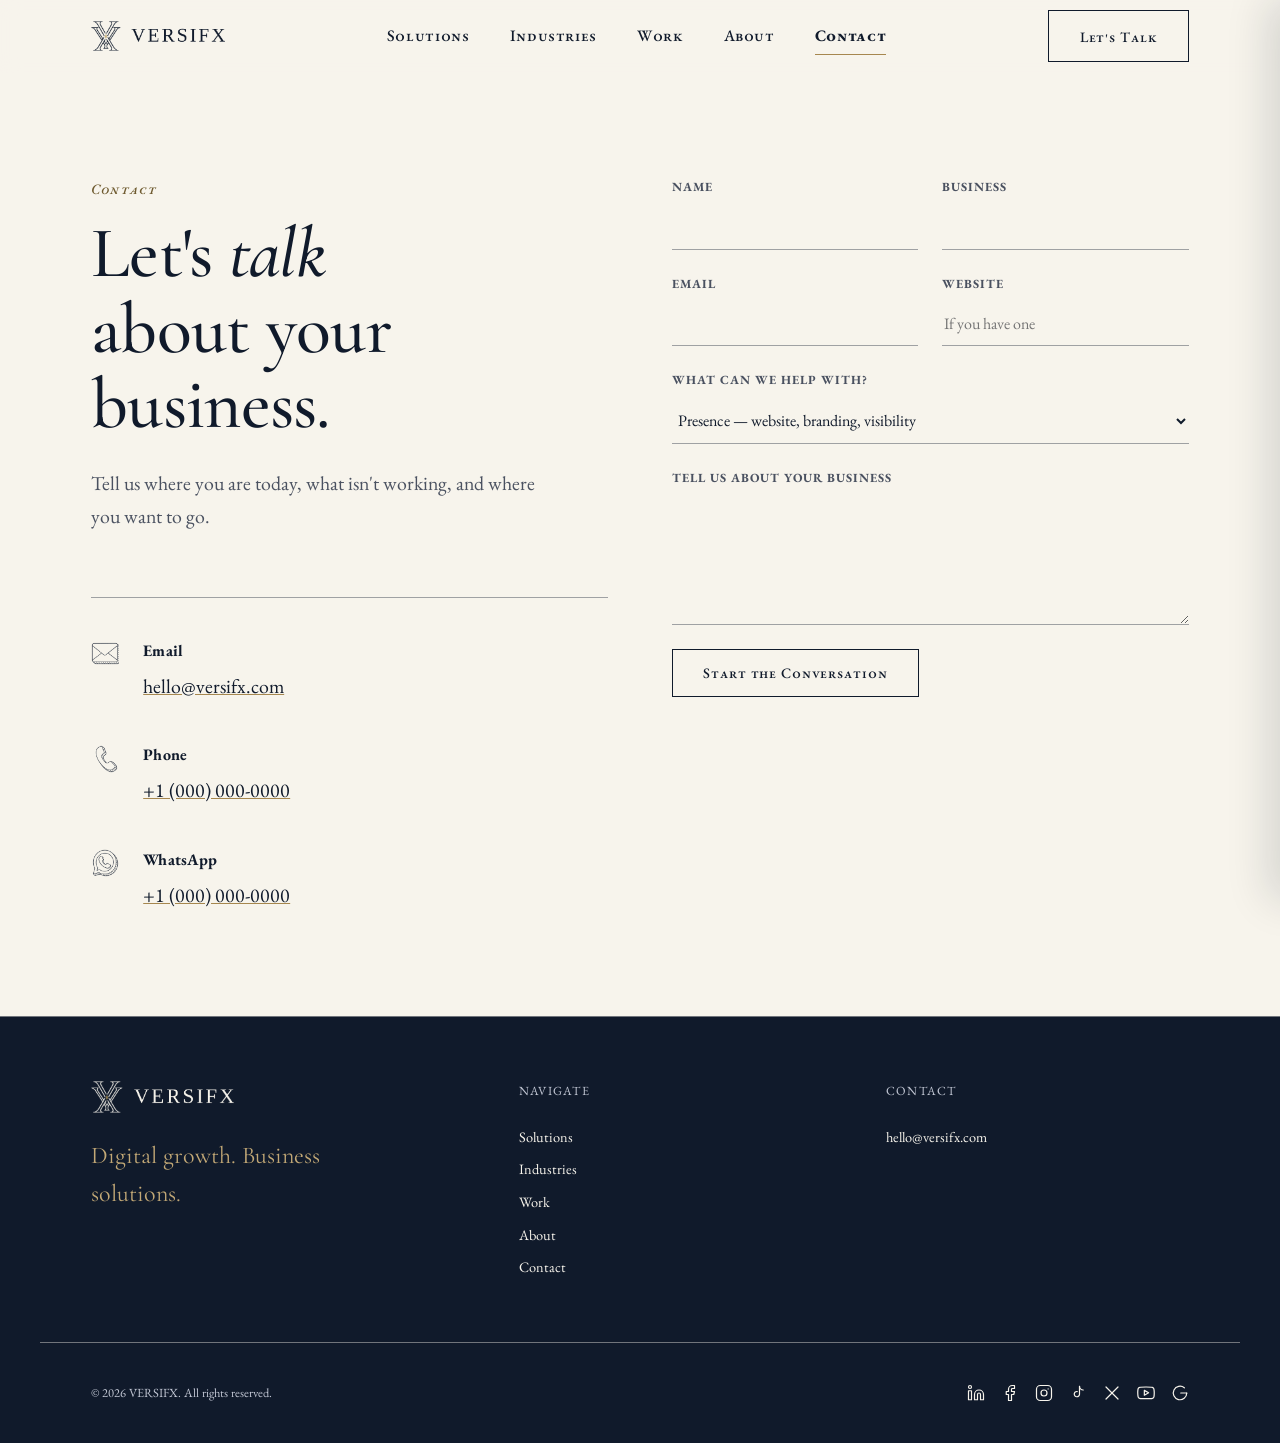
<file: contact.html>
<!DOCTYPE html>
<html lang="en">
<head>
<meta charset="UTF-8">
<meta name="viewport" content="width=device-width, initial-scale=1.0">
<title>Contact — VERSIFX</title>
<meta name="description" content="Tell us where you are today, what isn't working, and where you want to go. Start a conversation with VERSIFX.">
<link rel="canonical" href="https://www.versifx.com/contact.html">
<meta property="og:type" content="website">
<meta property="og:title" content="Contact — VERSIFX">
<meta property="og:description" content="Tell us where you are today, what isn't working, and where you want to go.">
<meta property="og:image" content="assets/logo/versifx-logo-primary.png">
<link rel="icon" href="assets/logo/favicon-512.png" type="image/png">
<link rel="preconnect" href="https://fonts.googleapis.com">
<link rel="preconnect" href="https://fonts.gstatic.com" crossorigin>
<link href="https://fonts.googleapis.com/css2?family=Cormorant+Garamond:ital,wght@0,400;0,500;0,600;1,400;1,500;1,600&family=EB+Garamond:ital,wght@0,400;0,500;0,600;1,400;1,500&display=swap" rel="stylesheet">
<link rel="stylesheet" href="css/global.css">
<link rel="stylesheet" href="css/components.css">
<link rel="stylesheet" href="css/responsive.css">
<script type="application/ld+json">
{
  "@context": "https://schema.org",
  "@graph": [
    {
      "@type": "Organization",
      "@id": "https://www.versifx.com/#organization",
      "name": "VERSIFX",
      "url": "https://www.versifx.com/",
      "logo": "https://www.versifx.com/assets/logo/versifx-logo-primary.png",
      "slogan": "Digital growth. Business solutions.",
      "description": "VERSIFX is a digital growth and business solutions company. It helps businesses build a stronger digital presence, attract customers, and create the systems that support sustainable growth.",
      "email": "hello@versifx.com",
      "knowsAbout": [
        "Website design and development",
        "Digital branding",
        "Search visibility",
        "Lead generation",
        "Conversion optimization",
        "Digital strategy",
        "Business automation",
        "Customer systems",
        "Custom software"
      ]
    },
    {
      "@type": "BreadcrumbList",
      "itemListElement": [
        {
          "@type": "ListItem",
          "position": 1,
          "name": "Home",
          "item": "https://www.versifx.com/"
        },
        {
          "@type": "ListItem",
          "position": 2,
          "name": "Contact",
          "item": "https://www.versifx.com/contact.html"
        }
      ]
    }
  ]
}
</script>
</head>
<body>

<a class="skip-link" href="#main">Skip to content</a>

<header class="nav">
  <div class="container nav-inner">
    <a href="index.html" class="nav-logo" aria-label="VERSIFX home">
      <img src="assets/logo/versifx-logo-transparent.png" alt="VERSIFX">
    </a>
    <nav class="nav-links" aria-label="Primary">
      <a href="solutions.html">Solutions</a>
      <a href="industries.html">Industries</a>
      <a href="work.html">Work</a>
      <a href="about.html">About</a>
      <a href="contact.html" aria-current="page">Contact</a>
    </nav>
    <div class="nav-actions">
      <a href="contact.html" class="btn btn-primary">Let's Talk <span class="btn-arrow">→</span></a>
      <button class="nav-toggle" aria-label="Open menu" aria-expanded="false" aria-controls="mobile-menu">
        <span class="nav-toggle-lines" aria-hidden="true"><span></span><span></span></span>
        <span class="nav-toggle-label">Menu</span>
      </button>
    </div>
  </div>
</header>

<div class="mobile-menu-backdrop"></div>
<div class="mobile-menu" id="mobile-menu" aria-hidden="true" inert>
  <div class="mobile-menu-top">
    <img src="assets/logo/versifx-mark-transparent.png" alt="VERSIFX" style="height:24px;">
    <button class="mobile-menu-close" aria-label="Close menu">
      <svg viewBox="0 0 24 24" fill="none" stroke="currentColor" stroke-width="1.25" width="20" height="20"><line x1="5" y1="5" x2="19" y2="19"/><line x1="19" y1="5" x2="5" y2="19"/></svg>
    </button>
  </div>
  <span class="eyebrow" style="margin-top:var(--space-lg); display:block;">Navigate</span>
  <nav class="mobile-menu-links" aria-label="Mobile">
    <a href="solutions.html">Solutions</a>
    <a href="industries.html">Industries</a>
    <a href="work.html">Work</a>
    <a href="about.html">About</a>
    <a href="contact.html">Contact</a>
  </nav>
  <div class="mobile-menu-foot">hello@versifx.com</div>
</div>

<main id="main">

  <section class="section section--light">
    <div class="container">
      <div class="grid contact-grid">
        <div>
          <p class="eyebrow">Contact</p>
          <h1 class="h1" style="margin-top:1rem; max-width:12ch;">Let's <em>talk</em> about your business.</h1>
          <p class="lede" style="margin-top:1.5rem; font-size:var(--fs-body-lg);">Tell us where you are today, what isn't working, and where you want to go.</p>

          <div style="margin-top:var(--space-lg); padding-top:var(--space-md); border-top:var(--border-thin); display:flex; flex-direction:column; gap:var(--space-md);">
            <div class="contact-detail">
              <img src="assets/icons/contact-email-navy.png" alt="" class="contact-detail-icon">
              <div>
                <h4>Email</h4>
                <p class="lede" style="margin-top:0.4rem;"><a href="mailto:hello@versifx.com" style="color:var(--color-navy); text-decoration:underline; text-decoration-color:var(--color-gold);">hello@versifx.com</a></p>
              </div>
            </div>
            <!-- TODO: replace with the real phone number before launch -->
            <div class="contact-detail">
              <img src="assets/icons/contact-phone-navy.png" alt="" class="contact-detail-icon">
              <div>
                <h4>Phone</h4>
                <p class="lede" style="margin-top:0.4rem;"><a href="tel:+10000000000" style="color:var(--color-navy); text-decoration:underline; text-decoration-color:var(--color-gold);">+1 (000) 000-0000</a></p>
              </div>
            </div>
            <!-- TODO: replace with the real WhatsApp number before launch -->
            <div class="contact-detail">
              <img src="assets/icons/contact-whatsapp-navy.png" alt="" class="contact-detail-icon">
              <div>
                <h4>WhatsApp</h4>
                <p class="lede" style="margin-top:0.4rem;"><a href="https://wa.me/10000000000" style="color:var(--color-navy); text-decoration:underline; text-decoration-color:var(--color-gold);">+1 (000) 000-0000</a></p>
              </div>
            </div>
          </div>
        </div>

        <form id="contact-form" novalidate>
          <!-- Web3Forms access key. Get your free key at https://web3forms.com and paste it here. -->
          <input type="hidden" name="access_key" value="def9340c-831f-4c45-9a96-e77217645e0e">
          <!-- Honeypot spam trap: real visitors never fill this in. -->
          <input type="checkbox" name="botcheck" class="form-honeypot" tabindex="-1" autocomplete="off" aria-hidden="true">

          <div class="form-row form-row--split">
            <div class="field">
              <label for="name">Name</label>
              <input type="text" id="name" name="name" autocomplete="name" required aria-describedby="name-error">
              <p class="field-error" id="name-error" hidden></p>
            </div>
            <div class="field">
              <label for="business">Business</label>
              <input type="text" id="business" name="business" autocomplete="organization">
            </div>
          </div>
          <div class="form-row form-row--split">
            <div class="field">
              <label for="email">Email</label>
              <input type="email" id="email" name="email" autocomplete="email" required aria-describedby="email-error">
              <p class="field-error" id="email-error" hidden></p>
            </div>
            <div class="field">
              <label for="website">Website</label>
              <input type="url" id="website" name="website" autocomplete="url" placeholder="If you have one">
            </div>
          </div>
          <div class="field">
            <label for="help">What can we help with?</label>
            <select id="help" name="help">
              <option value="presence">Presence — website, branding, visibility</option>
              <option value="growth">Growth — leads, conversion, strategy</option>
              <option value="systems">Systems — automation, software, integrations</option>
              <option value="not-sure">Not sure yet</option>
            </select>
          </div>
          <div class="field">
            <label for="details">Tell us about your business</label>
            <textarea id="details" name="details" rows="5"></textarea>
          </div>
          <button type="submit" class="btn btn-primary">
            <span class="btn-label">Start the Conversation</span>
            <span class="btn-arrow">→</span>
          </button>
          <p class="form-status" role="status" hidden style="margin-top:1rem; font-size:var(--fs-sm);"></p>
        </form>
      </div>
    </div>
  </section>

</main>

<footer class="footer">
  <div class="container footer-top">
    <div class="footer-brand">
      <img src="assets/logo/versifx-logo-reverse.png" alt="VERSIFX">
      <p class="footer-tagline">Digital growth. Business solutions.</p>
    </div>
    <div>
      <div class="footer-heading">Navigate</div>
      <nav class="footer-links" aria-label="Footer">
        <a href="solutions.html">Solutions</a>
        <a href="industries.html">Industries</a>
        <a href="work.html">Work</a>
        <a href="about.html">About</a>
        <a href="contact.html">Contact</a>
      </nav>
    </div>
    <div>
      <div class="footer-heading">Contact</div>
      <div class="footer-links">
        <a href="mailto:hello@versifx.com">hello@versifx.com</a>
      </div>
    </div>
  </div>
  <div class="container footer-bottom">
    <span>© <span data-year>2026</span> VERSIFX. All rights reserved.</span>
    <div class="footer-social">
      <a href="#" class="social-icon" aria-label="LinkedIn"><svg viewBox="0 0 24 24" fill="none" stroke="currentColor" stroke-width="1.6" stroke-linecap="round" stroke-linejoin="round"><path d="M16 8a6 6 0 0 1 6 6v7h-4v-7a2 2 0 0 0-2-2 2 2 0 0 0-2 2v7h-4v-7a6 6 0 0 1 6-6z"/><rect x="2" y="9" width="4" height="12"/><circle cx="4" cy="4" r="2"/></svg></a>
      <a href="#" class="social-icon" aria-label="Facebook"><svg viewBox="0 0 24 24" fill="none" stroke="currentColor" stroke-width="1.6" stroke-linecap="round" stroke-linejoin="round"><path d="M18 2h-3a5 5 0 0 0-5 5v3H7v4h3v8h4v-8h3l1-4h-4V7a1 1 0 0 1 1-1h3z"/></svg></a>
      <a href="#" class="social-icon" aria-label="Instagram"><svg viewBox="0 0 24 24" fill="none" stroke="currentColor" stroke-width="1.6" stroke-linecap="round" stroke-linejoin="round"><rect x="2" y="2" width="20" height="20" rx="5"/><circle cx="12" cy="12" r="4"/><line x1="17.5" y1="6.5" x2="17.51" y2="6.5"/></svg></a>
      <a href="#" class="social-icon" aria-label="TikTok"><svg viewBox="0 0 24 24" fill="none" stroke="currentColor" stroke-width="1.6" stroke-linecap="round" stroke-linejoin="round"><path d="M14 3v10.5a3.5 3.5 0 1 1-3-3.46"/><path d="M14 3a5 5 0 0 0 5 5"/></svg></a>
      <a href="#" class="social-icon" aria-label="Twitter"><svg viewBox="0 0 24 24" fill="none" stroke="currentColor" stroke-width="1.6" stroke-linecap="round" stroke-linejoin="round"><line x1="4" y1="4" x2="20" y2="20"/><line x1="20" y1="4" x2="4" y2="20"/></svg></a>
      <a href="#" class="social-icon" aria-label="YouTube"><svg viewBox="0 0 24 24" fill="none" stroke="currentColor" stroke-width="1.6" stroke-linecap="round" stroke-linejoin="round"><path d="M22.5 6.4a2.8 2.8 0 0 0-2-2C18.9 4 12 4 12 4s-6.9 0-8.6.5a2.8 2.8 0 0 0-2 2A29 29 0 0 0 1 11.8a29 29 0 0 0 .5 5.3 2.8 2.8 0 0 0 2 2c1.6.5 8.5.5 8.5.5s6.9 0 8.6-.5a2.8 2.8 0 0 0 2-2 29 29 0 0 0 .4-5.3 29 29 0 0 0-.5-5.4z"/><polygon points="9.8 15 15.5 11.8 9.8 8.5 9.8 15"/></svg></a>
      <a href="#" class="social-icon" aria-label="Google"><svg viewBox="0 0 24 24" fill="none" stroke="currentColor" stroke-width="1.6" stroke-linecap="round" stroke-linejoin="round"><path d="M21 12a9 9 0 1 1-3.2-6.9"/><path d="M21 12h-8"/></svg></a>
    </div>
  </div>
</footer>

<script src="js/main.js"></script>
</body>
</html>
</file>
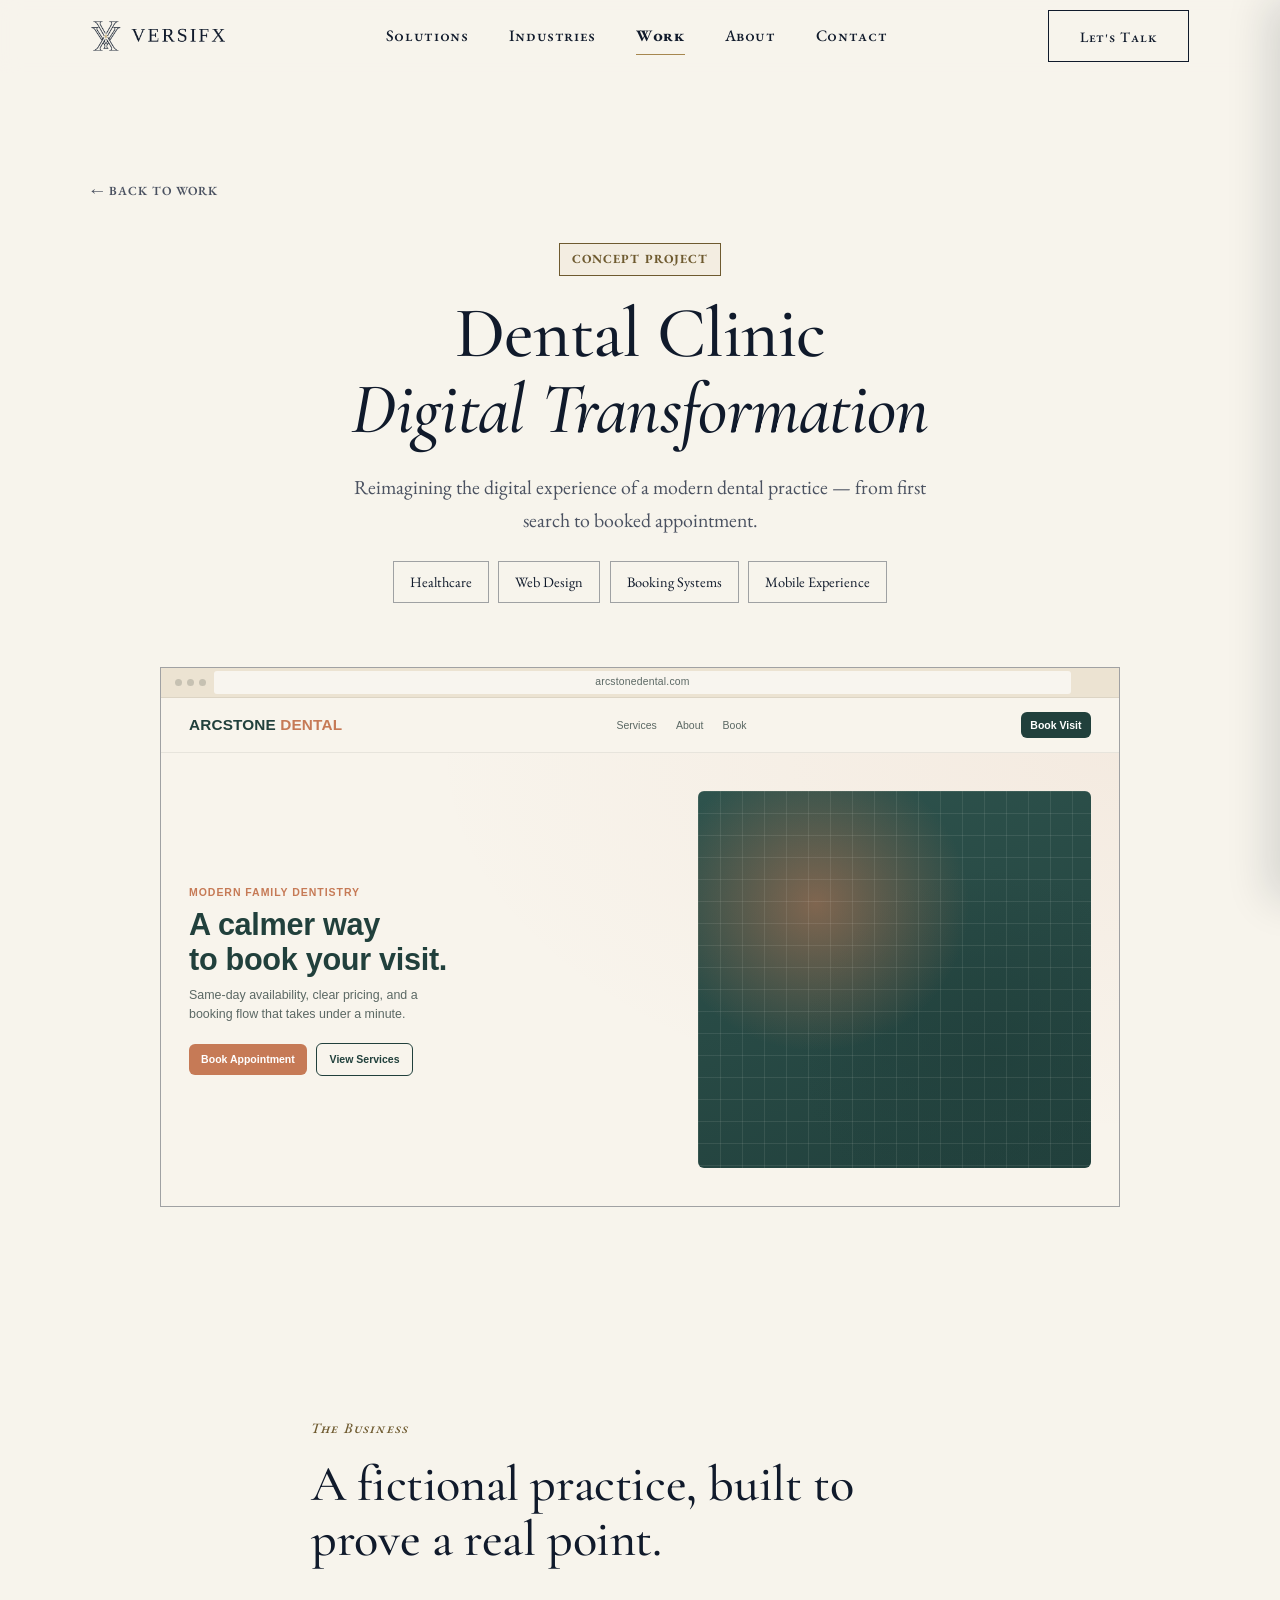
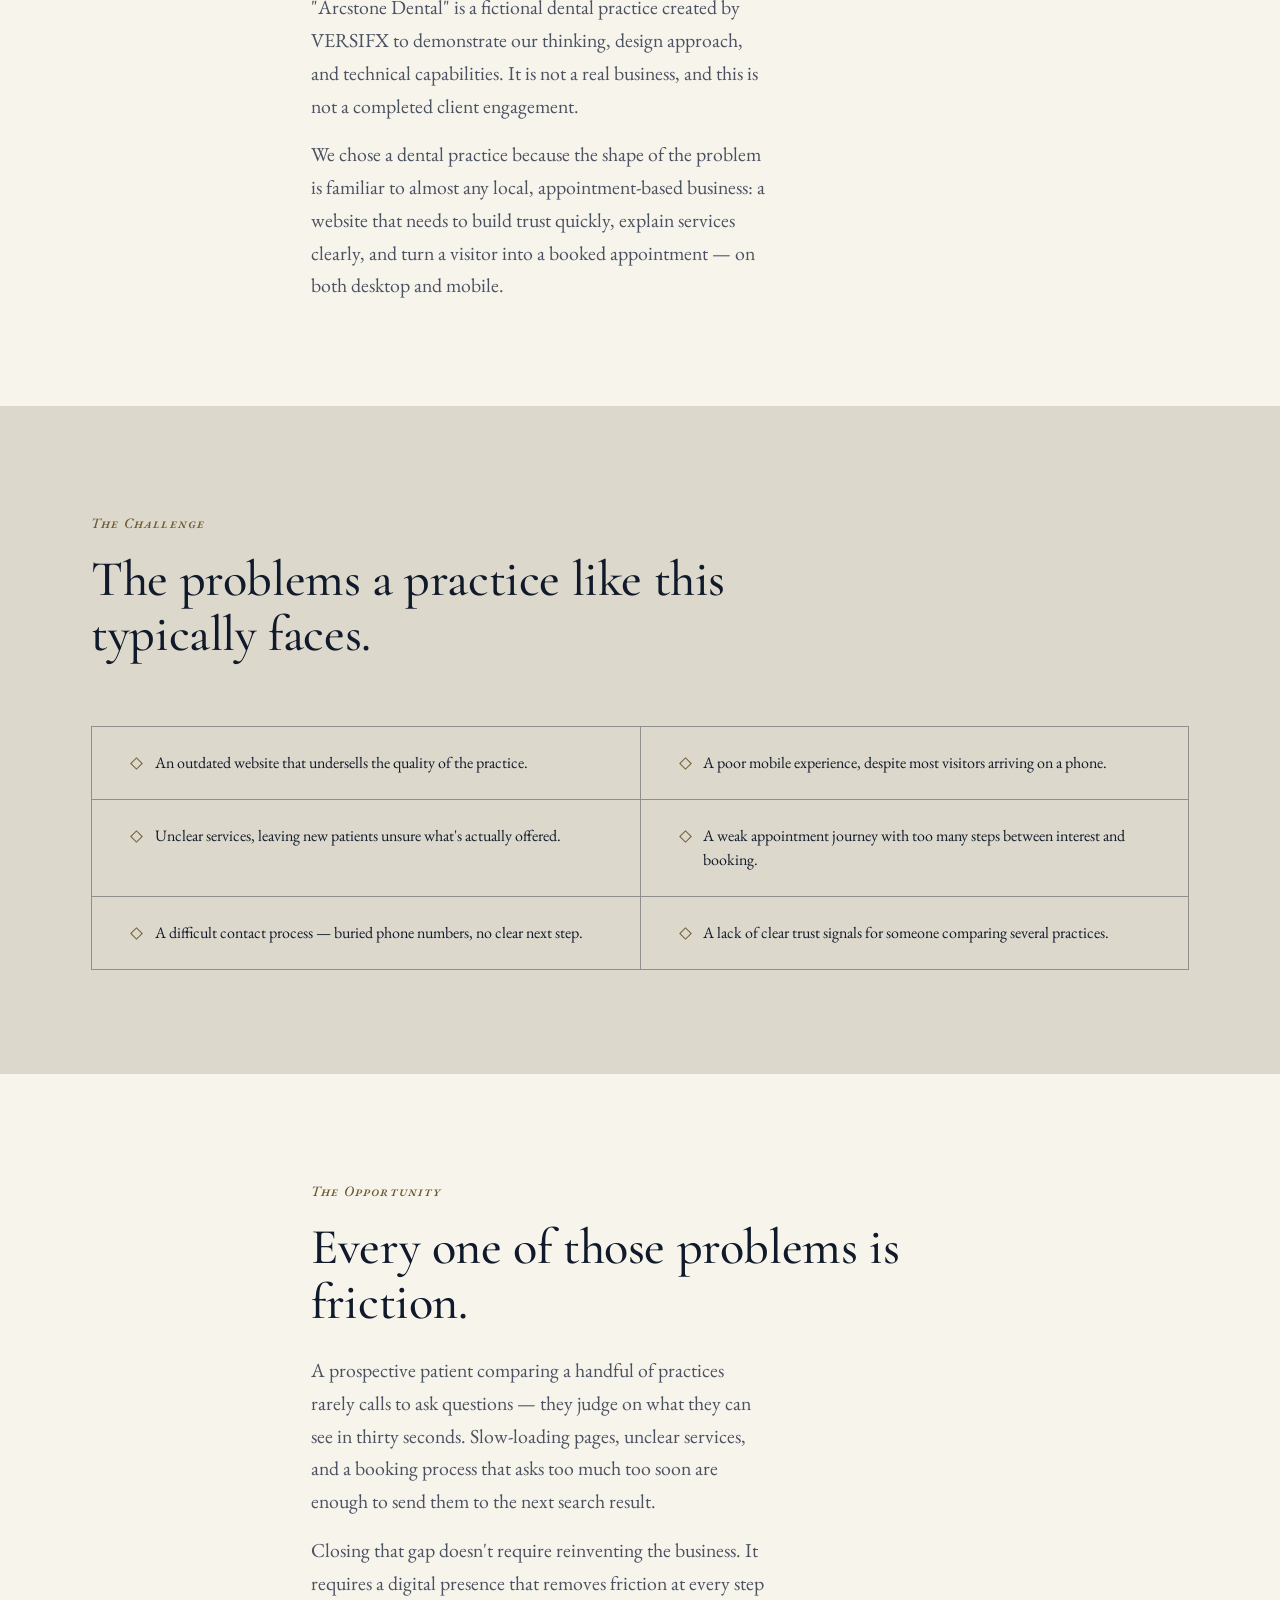
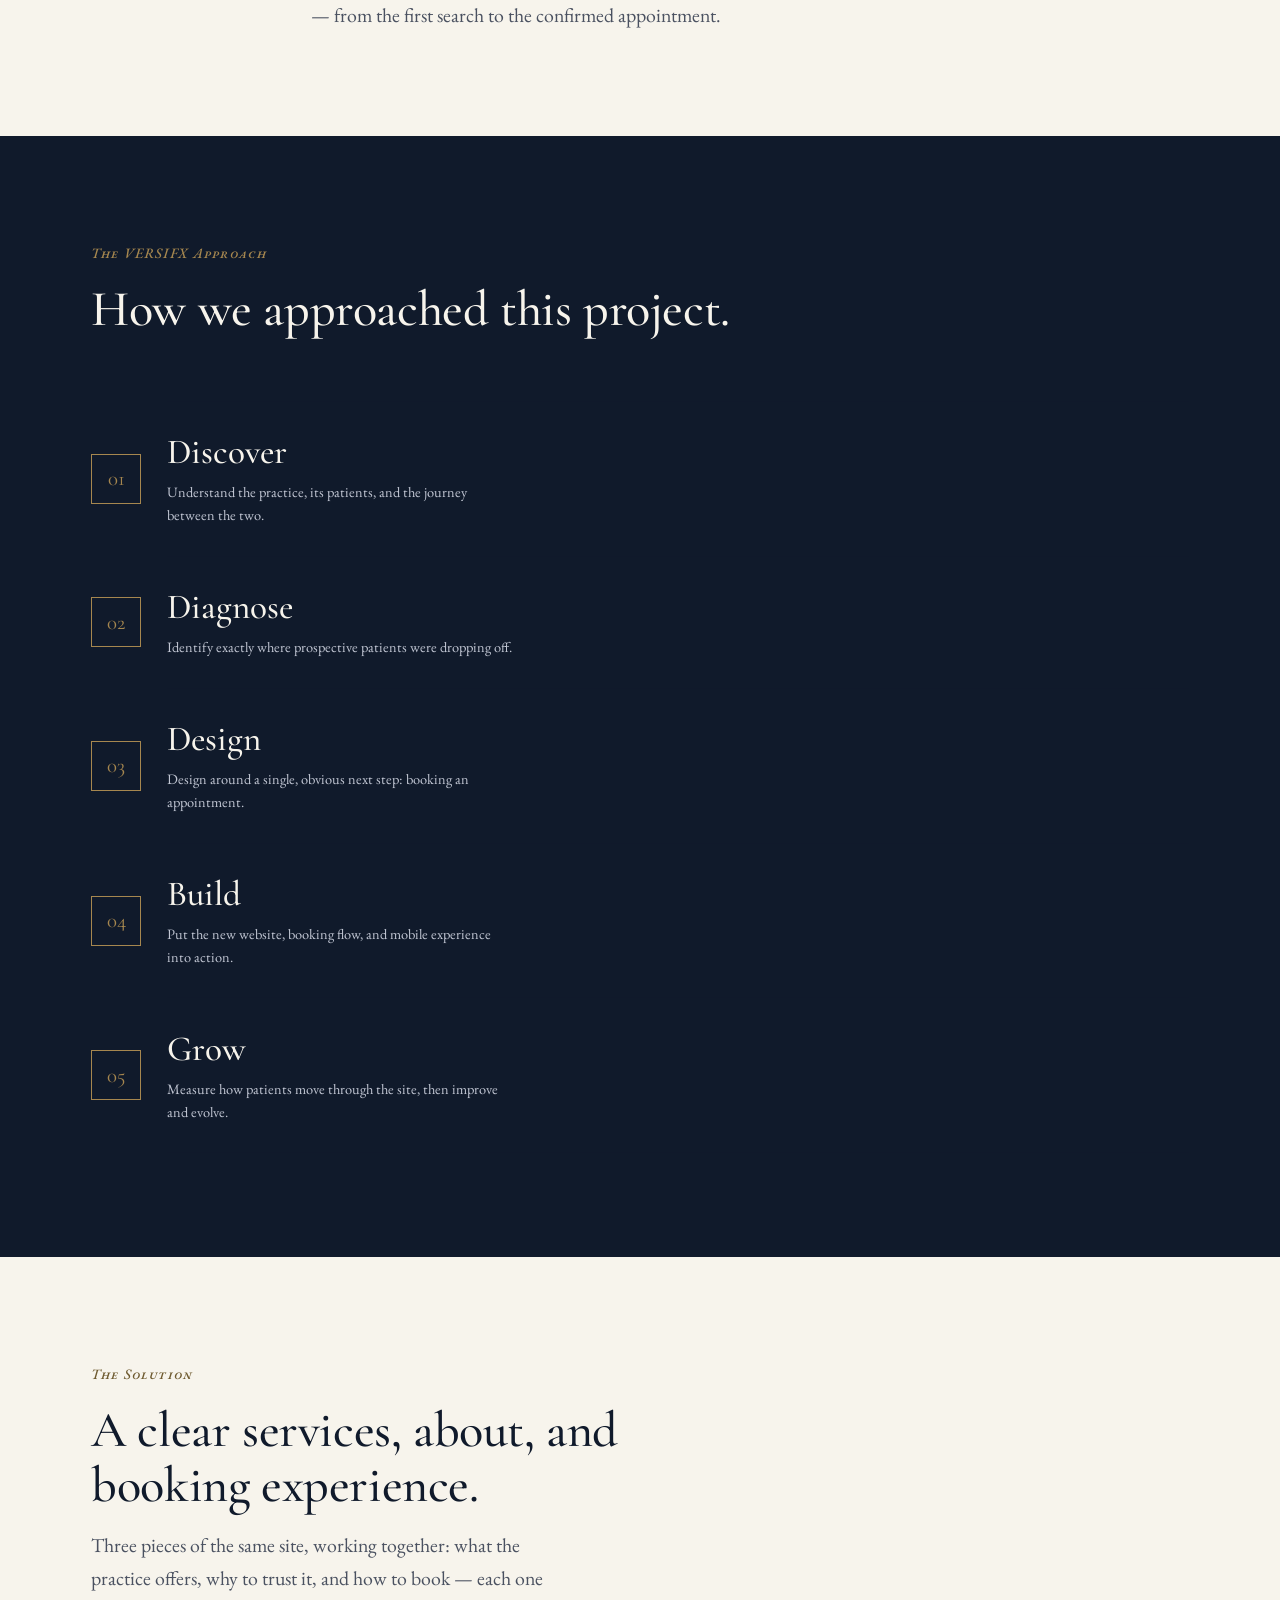
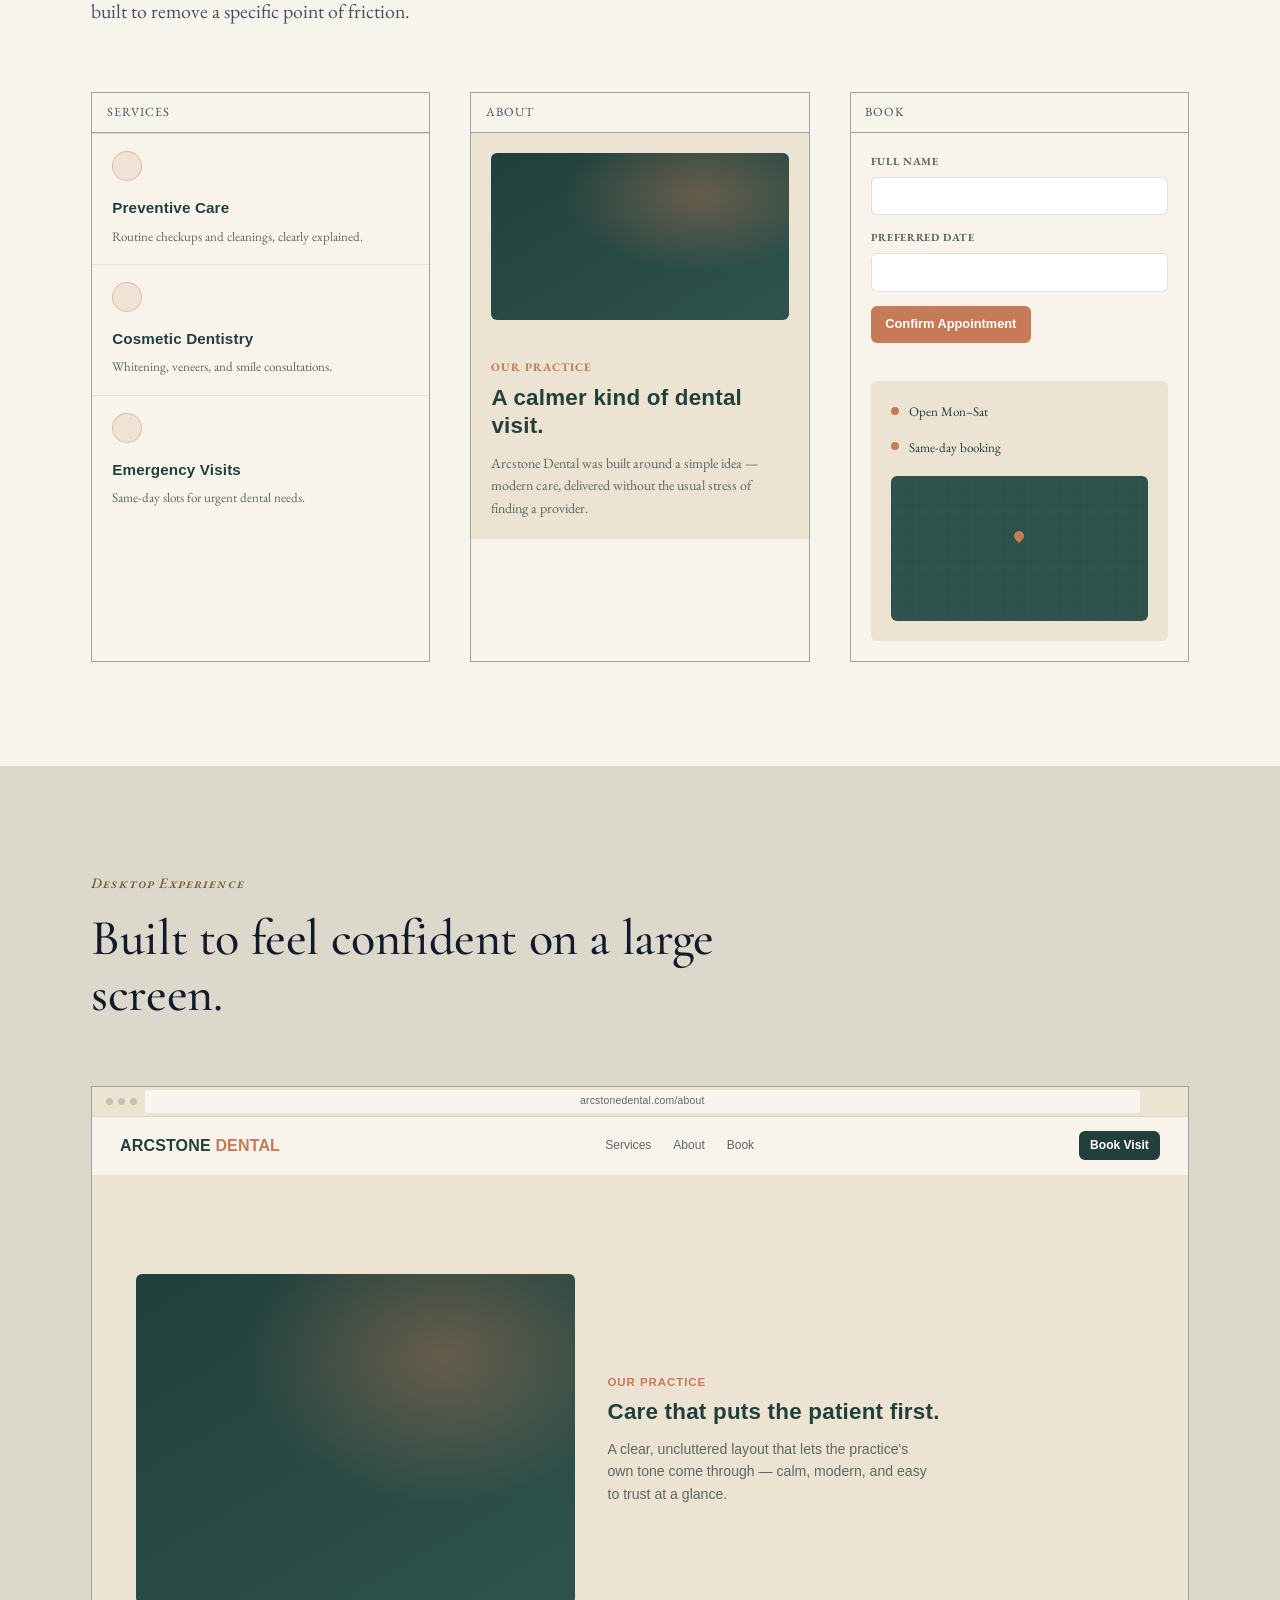
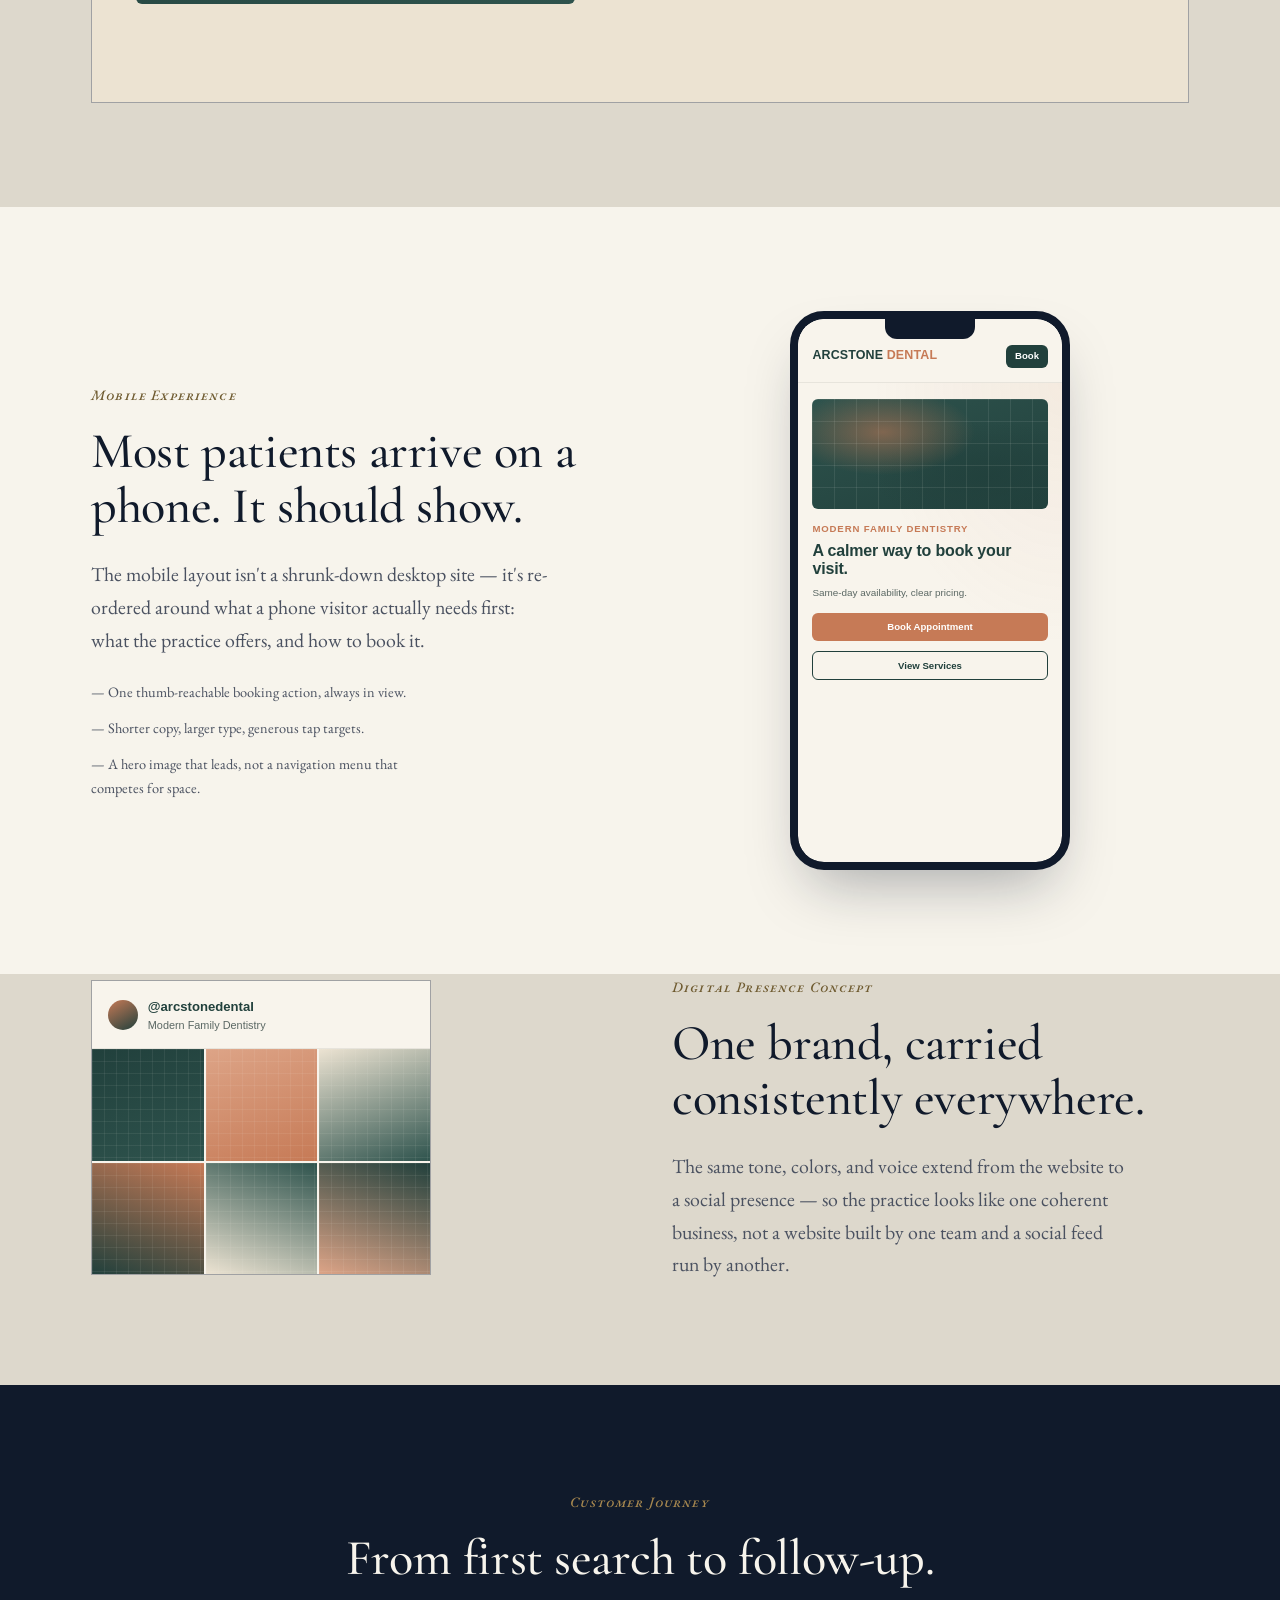
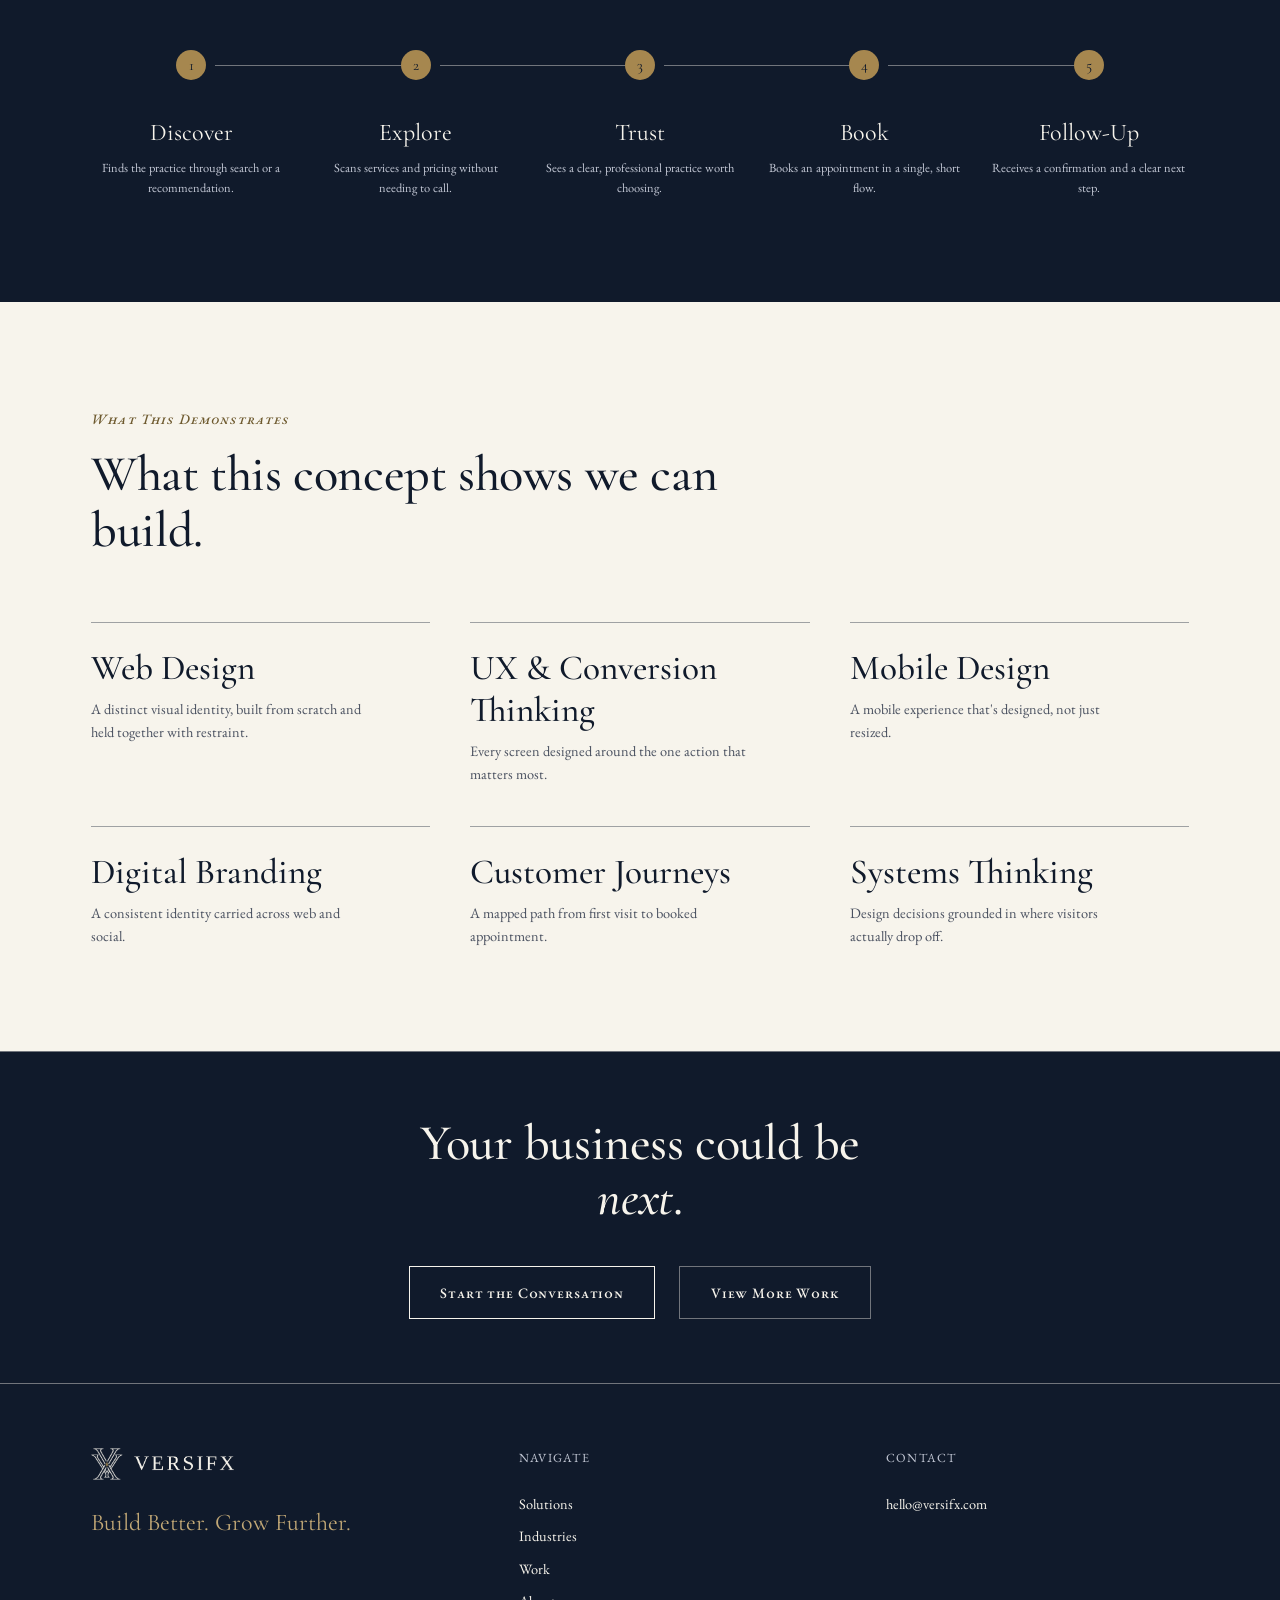
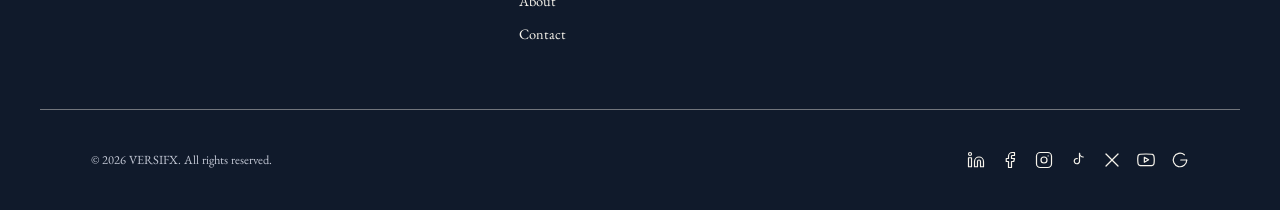
<file: dentalclinic.html>
<!DOCTYPE html>
<html lang="en">
<head>
<meta charset="UTF-8">
<meta name="viewport" content="width=device-width, initial-scale=1.0">
<title>Dental Clinic Digital Transformation — Concept Project — VERSIFX</title>
<meta name="description" content="A concept project demonstrating how VERSIFX approaches a modern dental practice's website, booking journey, and mobile experience from discovery to growth.">
<link rel="canonical" href="https://www.versifx.com/work/dental-clinic.html">
<meta property="og:type" content="website">
<meta property="og:title" content="Dental Clinic Digital Transformation — Concept Project — VERSIFX">
<meta property="og:description" content="A concept project demonstrating how VERSIFX approaches a modern dental practice's website, booking journey, and mobile experience from discovery to growth.">
<meta property="og:image" content="../assets/logo/versifx-logo-primary.png">
<link rel="icon" href="../assets/logo/favicon-512.png" type="image/png">
<link rel="preconnect" href="https://fonts.googleapis.com">
<link rel="preconnect" href="https://fonts.gstatic.com" crossorigin>
<link href="https://fonts.googleapis.com/css2?family=Cormorant+Garamond:ital,wght@0,400;0,500;0,600;1,400;1,500;1,600&family=EB+Garamond:ital,wght@0,400;0,500;0,600;1,400;1,500&display=swap" rel="stylesheet">
<link rel="stylesheet" href="../css/global.css">
<link rel="stylesheet" href="../css/components.css">
<link rel="stylesheet" href="../css/mockup.css">
<link rel="stylesheet" href="../css/responsive.css">
<script type="application/ld+json">
{
  "@context": "https://schema.org",
  "@graph": [
    {
      "@type": "Organization",
      "@id": "https://www.versifx.com/#organization",
      "name": "VERSIFX",
      "url": "https://www.versifx.com/",
      "logo": "https://www.versifx.com/assets/logo/versifx-logo-primary.png",
      "slogan": "Build Better. Grow Further.",
      "description": "VERSIFX is a digital growth and business solutions company. It helps businesses build a stronger digital presence, attract customers, and create the systems that support sustainable growth.",
      "email": "hello@versifx.com"
    },
    {
      "@type": "CreativeWork",
      "name": "Dental Clinic Digital Transformation — Concept Project",
      "creator": { "@id": "https://www.versifx.com/#organization" },
      "about": "A conceptual demonstration of a modern dental practice website, booking flow, and mobile experience. Not a real client engagement.",
      "url": "https://www.versifx.com/work/dental-clinic.html"
    },
    {
      "@type": "BreadcrumbList",
      "itemListElement": [
        { "@type": "ListItem", "position": 1, "name": "Home", "item": "https://www.versifx.com/" },
        { "@type": "ListItem", "position": 2, "name": "Work", "item": "https://www.versifx.com/work.html" },
        { "@type": "ListItem", "position": 3, "name": "Dental Clinic Digital Transformation", "item": "https://www.versifx.com/work/dental-clinic.html" }
      ]
    }
  ]
}
</script>
</head>
<body>

<a class="skip-link" href="#main">Skip to content</a>

<header class="nav">
  <div class="container nav-inner">
    <a href="../index.html" class="nav-logo" aria-label="VERSIFX home">
      <img src="../assets/logo/versifx-logo-transparent.png" alt="VERSIFX">
    </a>
    <nav class="nav-links" aria-label="Primary">
      <a href="../solutions.html">Solutions</a>
      <a href="../industries.html">Industries</a>
      <a href="../work.html" aria-current="page">Work</a>
      <a href="../about.html">About</a>
      <a href="../contact.html">Contact</a>
    </nav>
    <div class="nav-actions">
      <a href="../contact.html" class="btn btn-primary">Let's Talk <span class="btn-arrow">→</span></a>
      <button class="nav-toggle" aria-label="Open menu" aria-expanded="false" aria-controls="mobile-menu">
        <span class="nav-toggle-lines" aria-hidden="true"><span></span><span></span></span>
        <span class="nav-toggle-label">Menu</span>
      </button>
    </div>
  </div>
</header>

<div class="mobile-menu-backdrop"></div>
<div class="mobile-menu" id="mobile-menu" aria-hidden="true" inert>
  <div class="mobile-menu-top">
    <img src="../assets/logo/versifx-mark-transparent.png" alt="VERSIFX" style="height:24px;">
    <button class="mobile-menu-close" aria-label="Close menu">
      <svg viewBox="0 0 24 24" fill="none" stroke="currentColor" stroke-width="1.25" width="20" height="20"><line x1="5" y1="5" x2="19" y2="19"/><line x1="19" y1="5" x2="5" y2="19"/></svg>
    </button>
  </div>
  <span class="eyebrow" style="margin-top:var(--space-lg); display:block;">Navigate</span>
  <nav class="mobile-menu-links" aria-label="Mobile">
    <a href="../solutions.html">Solutions</a>
    <a href="../industries.html">Industries</a>
    <a href="../work.html">Work</a>
    <a href="../about.html">About</a>
    <a href="../contact.html">Contact</a>
  </nav>
  <div class="mobile-menu-foot">hello@versifx.com</div>
</div>

<main id="main">

  <!-- HERO -->
  <section class="section section--light" style="padding-bottom:var(--space-lg);">
    <div class="container">
      <a href="../work.html" class="back-link">← Back to Work</a>
      <div class="page-hero" style="margin-top:var(--space-md);">
        <span class="badge badge--concept">Concept Project</span>
        <h1 class="h1" style="margin-top:1.25rem;">Dental Clinic<br><em>Digital Transformation</em></h1>
        <p class="lede" style="margin-inline:auto; margin-top:1.5rem; font-size:var(--fs-body-lg);">Reimagining the digital experience of a modern dental practice — from first search to booked appointment.</p>
        <div class="tag-row" style="justify-content:center; margin-top:1.5rem;">
          <span class="tag">Healthcare</span>
          <span class="tag">Web Design</span>
          <span class="tag">Booking Systems</span>
          <span class="tag">Mobile Experience</span>
        </div>
      </div>
    </div>
  </section>

  <section class="section section--light" style="padding-top:0;" data-reveal>
    <div class="container">
      <div class="device-frame browser-frame" style="aspect-ratio:16/9; max-width:960px; margin-inline:auto;">
        <div class="arc">
          <div class="browser-chrome">
            <span class="browser-dots"><span></span><span></span><span></span></span>
            <span class="browser-url">arcstonedental.com</span>
          </div>
          <div class="browser-body">
            <div class="arc-nav">
              <span class="arc-logo">ARCSTONE <em>DENTAL</em></span>
              <span class="arc-nav-links"><span>Services</span><span>About</span><span>Book</span></span>
              <span class="arc-nav-cta">Book Visit</span>
            </div>
            <div class="arc-hero">
              <div>
                <span class="arc-hero-eyebrow">Modern Family Dentistry</span>
                <h3>A calmer way<br>to book your visit.</h3>
                <p>Same-day availability, clear pricing, and a booking flow that takes under a minute.</p>
                <div class="arc-hero-actions">
                  <span class="arc-btn arc-btn--fill">Book Appointment</span>
                  <span class="arc-btn arc-btn--line">View Services</span>
                </div>
              </div>
              <div class="arc-hero-art"></div>
            </div>
          </div>
        </div>
      </div>
    </div>
  </section>

  <!-- THE BUSINESS -->
  <section class="section section--light" data-reveal>
    <div class="container container--narrow">
      <span class="eyebrow">The Business</span>
      <h2 class="h2" style="margin-top:1rem;">A fictional practice, built to prove a real point.</h2>
      <p class="lede" style="margin-top:1.5rem; font-size:var(--fs-body-lg);">"Arcstone Dental" is a fictional dental practice created by VERSIFX to demonstrate our thinking, design approach, and technical capabilities. It is not a real business, and this is not a completed client engagement.</p>
      <p class="lede" style="margin-top:1rem;">We chose a dental practice because the shape of the problem is familiar to almost any local, appointment-based business: a website that needs to build trust quickly, explain services clearly, and turn a visitor into a booked appointment — on both desktop and mobile.</p>
    </div>
  </section>

  <!-- THE CHALLENGE -->
  <section class="section section--stone" data-reveal>
    <div class="container">
      <div class="section-head">
        <span class="eyebrow">The Challenge</span>
        <h2 class="h2" style="margin-top:1rem;">The problems a practice like this typically faces.</h2>
      </div>
      <div class="challenge-grid">
        <div class="challenge-item">
          <span class="challenge-item-mark" aria-hidden="true"></span>
          <p>An outdated website that undersells the quality of the practice.</p>
        </div>
        <div class="challenge-item">
          <span class="challenge-item-mark" aria-hidden="true"></span>
          <p>A poor mobile experience, despite most visitors arriving on a phone.</p>
        </div>
        <div class="challenge-item">
          <span class="challenge-item-mark" aria-hidden="true"></span>
          <p>Unclear services, leaving new patients unsure what's actually offered.</p>
        </div>
        <div class="challenge-item">
          <span class="challenge-item-mark" aria-hidden="true"></span>
          <p>A weak appointment journey with too many steps between interest and booking.</p>
        </div>
        <div class="challenge-item">
          <span class="challenge-item-mark" aria-hidden="true"></span>
          <p>A difficult contact process — buried phone numbers, no clear next step.</p>
        </div>
        <div class="challenge-item">
          <span class="challenge-item-mark" aria-hidden="true"></span>
          <p>A lack of clear trust signals for someone comparing several practices.</p>
        </div>
      </div>
    </div>
  </section>

  <!-- THE OPPORTUNITY -->
  <section class="section section--light" data-reveal>
    <div class="container container--narrow">
      <span class="eyebrow">The Opportunity</span>
      <h2 class="h2" style="margin-top:1rem;">Every one of those problems is friction.</h2>
      <p class="lede" style="margin-top:1.5rem; font-size:var(--fs-body-lg);">A prospective patient comparing a handful of practices rarely calls to ask questions — they judge on what they can see in thirty seconds. Slow-loading pages, unclear services, and a booking process that asks too much too soon are enough to send them to the next search result.</p>
      <p class="lede" style="margin-top:1rem;">Closing that gap doesn't require reinventing the business. It requires a digital presence that removes friction at every step — from the first search to the confirmed appointment.</p>
    </div>
  </section>

  <!-- THE VERSIFX APPROACH -->
  <section class="section section--dark" data-reveal>
    <div class="container">
      <div class="section-head">
        <span class="eyebrow">The VERSIFX Approach</span>
        <h2 class="h2" style="margin-top:1rem; color:var(--color-ivory);">How we approached this project.</h2>
      </div>
      <div class="method-steps method-steps--signature">
        <div class="method-step">
          <span class="method-step-num">01</span>
          <h3 class="method-step-title">Discover</h3>
          <p class="method-step-desc">Understand the practice, its patients, and the journey between the two.</p>
        </div>
        <div class="method-step">
          <span class="method-step-num">02</span>
          <h3 class="method-step-title">Diagnose</h3>
          <p class="method-step-desc">Identify exactly where prospective patients were dropping off.</p>
        </div>
        <div class="method-step">
          <span class="method-step-num">03</span>
          <h3 class="method-step-title">Design</h3>
          <p class="method-step-desc">Design around a single, obvious next step: booking an appointment.</p>
        </div>
        <div class="method-step">
          <span class="method-step-num">04</span>
          <h3 class="method-step-title">Build</h3>
          <p class="method-step-desc">Put the new website, booking flow, and mobile experience into action.</p>
        </div>
        <div class="method-step">
          <span class="method-step-num">05</span>
          <h3 class="method-step-title">Grow</h3>
          <p class="method-step-desc">Measure how patients move through the site, then improve and evolve.</p>
        </div>
      </div>
    </div>
  </section>

  <!-- THE SOLUTION -->
  <section class="section section--light" data-reveal>
    <div class="container">
      <div class="section-head">
        <span class="eyebrow">The Solution</span>
        <h2 class="h2" style="margin-top:1rem;">A clear services, about, and booking experience.</h2>
        <p class="lede" style="margin-top:1rem;">Three pieces of the same site, working together: what the practice offers, why to trust it, and how to book — each one built to remove a specific point of friction.</p>
      </div>
      <div class="grid grid-3">
        <div class="mockup-tile">
          <div class="mockup-tile-label"><span>Services</span></div>
          <div class="arc-service-grid">
            <div class="arc-service">
              <div class="arc-service-mark" aria-hidden="true"></div>
              <h4>Preventive Care</h4>
              <p>Routine checkups and cleanings, clearly explained.</p>
            </div>
            <div class="arc-service">
              <div class="arc-service-mark" aria-hidden="true"></div>
              <h4>Cosmetic Dentistry</h4>
              <p>Whitening, veneers, and smile consultations.</p>
            </div>
            <div class="arc-service">
              <div class="arc-service-mark" aria-hidden="true"></div>
              <h4>Emergency Visits</h4>
              <p>Same-day slots for urgent dental needs.</p>
            </div>
          </div>
        </div>
        <div class="mockup-tile">
          <div class="mockup-tile-label"><span>About</span></div>
          <div class="arc-about">
            <div class="arc-about-art"></div>
            <div>
              <span class="arc-about-eyebrow">Our Practice</span>
              <h4>A calmer kind of dental visit.</h4>
              <p>Arcstone Dental was built around a simple idea — modern care, delivered without the usual stress of finding a provider.</p>
            </div>
          </div>
        </div>
        <div class="mockup-tile">
          <div class="mockup-tile-label"><span>Book</span></div>
          <div class="arc-contact">
            <div>
              <div class="arc-field">
                <span class="arc-field-label">Full Name</span>
                <div class="arc-field-input"></div>
              </div>
              <div class="arc-field">
                <span class="arc-field-label">Preferred Date</span>
                <div class="arc-field-input"></div>
              </div>
              <span class="arc-btn arc-btn--fill">Confirm Appointment</span>
            </div>
            <div class="arc-contact-side">
              <div class="arc-contact-row"><span class="arc-contact-row-mark" aria-hidden="true"></span> Open Mon–Sat</div>
              <div class="arc-contact-row"><span class="arc-contact-row-mark" aria-hidden="true"></span> Same-day booking</div>
              <div class="arc-contact-map"></div>
            </div>
          </div>
        </div>
      </div>
    </div>
  </section>

  <!-- DESKTOP EXPERIENCE -->
  <section class="section section--stone" data-reveal>
    <div class="container">
      <div class="section-head">
        <span class="eyebrow">Desktop Experience</span>
        <h2 class="h2" style="margin-top:1rem;">Built to feel confident on a large screen.</h2>
      </div>
      <div class="device-frame browser-frame" style="aspect-ratio:16/9;">
        <div class="arc">
          <div class="browser-chrome">
            <span class="browser-dots"><span></span><span></span><span></span></span>
            <span class="browser-url">arcstonedental.com/about</span>
          </div>
          <div class="browser-body">
            <div class="arc-nav">
              <span class="arc-logo">ARCSTONE <em>DENTAL</em></span>
              <span class="arc-nav-links"><span>Services</span><span>About</span><span>Book</span></span>
              <span class="arc-nav-cta">Book Visit</span>
            </div>
            <div class="arc-about" style="flex:1;">
              <div class="arc-about-art"></div>
              <div>
                <span class="arc-about-eyebrow">Our Practice</span>
                <h4>Care that puts the patient first.</h4>
                <p>A clear, uncluttered layout that lets the practice's own tone come through — calm, modern, and easy to trust at a glance.</p>
              </div>
            </div>
          </div>
        </div>
      </div>
    </div>
  </section>

  <!-- MOBILE EXPERIENCE -->
  <section class="section section--light" data-reveal>
    <div class="container">
      <div class="grid" style="grid-template-columns:1fr 1fr; align-items:center; gap:var(--space-lg);">
        <div>
          <span class="eyebrow">Mobile Experience</span>
          <h2 class="h2" style="margin-top:1rem;">Most patients arrive on a phone. It should show.</h2>
          <p class="lede" style="margin-top:1.5rem;">The mobile layout isn't a shrunk-down desktop site — it's re-ordered around what a phone visitor actually needs first: what the practice offers, and how to book it.</p>
          <ul style="margin-top:1.5rem; display:flex; flex-direction:column; gap:0.75rem;">
            <li class="lede" style="font-size:var(--fs-sm);">— One thumb-reachable booking action, always in view.</li>
            <li class="lede" style="font-size:var(--fs-sm);">— Shorter copy, larger type, generous tap targets.</li>
            <li class="lede" style="font-size:var(--fs-sm);">— A hero image that leads, not a navigation menu that competes for space.</li>
          </ul>
        </div>
        <div class="phone-frame">
          <div class="arc">
            <div class="arc-nav">
              <span class="arc-logo">ARCSTONE <em>DENTAL</em></span>
              <span class="arc-nav-cta">Book</span>
            </div>
            <div class="arc-hero">
              <div class="arc-hero-art"></div>
              <div>
                <span class="arc-hero-eyebrow">Modern Family Dentistry</span>
                <h3>A calmer way to book your visit.</h3>
                <p>Same-day availability, clear pricing.</p>
                <div class="arc-hero-actions">
                  <span class="arc-btn arc-btn--fill">Book Appointment</span>
                  <span class="arc-btn arc-btn--line">View Services</span>
                </div>
              </div>
            </div>
          </div>
        </div>
      </div>
    </div>
  </section>

  <!-- DIGITAL PRESENCE CONCEPT -->
  <section class="section section--stone" style="padding-top:0;" data-reveal>
    <div class="container">
      <div class="grid" style="grid-template-columns:1fr 1fr; align-items:center; gap:var(--space-lg);">
        <div class="social-mock" style="max-width:340px;">
          <div class="social-mock-head">
            <div class="social-mock-avatar" aria-hidden="true"></div>
            <div>
              <div class="social-mock-handle">@arcstonedental</div>
              <div class="social-mock-sub">Modern Family Dentistry</div>
            </div>
          </div>
          <div class="social-mock-grid">
            <div class="social-mock-post"></div>
            <div class="social-mock-post"></div>
            <div class="social-mock-post"></div>
            <div class="social-mock-post"></div>
            <div class="social-mock-post"></div>
            <div class="social-mock-post"></div>
          </div>
        </div>
        <div>
          <span class="eyebrow">Digital Presence Concept</span>
          <h2 class="h2" style="margin-top:1rem;">One brand, carried consistently everywhere.</h2>
          <p class="lede" style="margin-top:1.5rem;">The same tone, colors, and voice extend from the website to a social presence — so the practice looks like one coherent business, not a website built by one team and a social feed run by another.</p>
        </div>
      </div>
    </div>
  </section>

  <!-- CUSTOMER JOURNEY -->
  <section class="section section--dark" data-reveal>
    <div class="container">
      <div class="section-head section-head--center" style="margin-inline:auto;">
        <span class="eyebrow">Customer Journey</span>
        <h2 class="h2" style="margin-top:1rem; color:var(--color-ivory);">From first search to follow-up.</h2>
      </div>
      <div class="journey-strip">
        <div class="journey-step">
          <span class="journey-step-num">1</span>
          <div class="journey-step-label">Discover</div>
          <p class="journey-step-desc">Finds the practice through search or a recommendation.</p>
        </div>
        <div class="journey-step">
          <span class="journey-step-num">2</span>
          <div class="journey-step-label">Explore</div>
          <p class="journey-step-desc">Scans services and pricing without needing to call.</p>
        </div>
        <div class="journey-step">
          <span class="journey-step-num">3</span>
          <div class="journey-step-label">Trust</div>
          <p class="journey-step-desc">Sees a clear, professional practice worth choosing.</p>
        </div>
        <div class="journey-step">
          <span class="journey-step-num">4</span>
          <div class="journey-step-label">Book</div>
          <p class="journey-step-desc">Books an appointment in a single, short flow.</p>
        </div>
        <div class="journey-step">
          <span class="journey-step-num">5</span>
          <div class="journey-step-label">Follow-Up</div>
          <p class="journey-step-desc">Receives a confirmation and a clear next step.</p>
        </div>
      </div>
    </div>
  </section>

  <!-- WHAT THIS DEMONSTRATES -->
  <section class="section section--light" data-reveal>
    <div class="container">
      <div class="section-head">
        <span class="eyebrow">What This Demonstrates</span>
        <h2 class="h2" style="margin-top:1rem;">What this concept shows we can build.</h2>
      </div>
      <div class="grid grid-3">
        <div class="principle">
          <h3 class="h3 principle-title">Web Design</h3>
          <p class="principle-desc">A distinct visual identity, built from scratch and held together with restraint.</p>
        </div>
        <div class="principle">
          <h3 class="h3 principle-title">UX &amp; Conversion Thinking</h3>
          <p class="principle-desc">Every screen designed around the one action that matters most.</p>
        </div>
        <div class="principle">
          <h3 class="h3 principle-title">Mobile Design</h3>
          <p class="principle-desc">A mobile experience that's designed, not just resized.</p>
        </div>
        <div class="principle">
          <h3 class="h3 principle-title">Digital Branding</h3>
          <p class="principle-desc">A consistent identity carried across web and social.</p>
        </div>
        <div class="principle">
          <h3 class="h3 principle-title">Customer Journeys</h3>
          <p class="principle-desc">A mapped path from first visit to booked appointment.</p>
        </div>
        <div class="principle">
          <h3 class="h3 principle-title">Systems Thinking</h3>
          <p class="principle-desc">Design decisions grounded in where visitors actually drop off.</p>
        </div>
      </div>
    </div>
  </section>

  <!-- FINAL CTA -->
  <section class="cta-band" data-reveal>
    <div class="container">
      <h2 class="h2">Your business could be <em>next</em>.</h2>
      <div class="cta-band-actions">
        <a href="../contact.html" class="btn btn-on-dark">Start the Conversation <span class="btn-arrow">→</span></a>
        <a href="../work.html" class="btn btn-ghost-on-dark">View More Work</a>
      </div>
    </div>
  </section>

</main>

<footer class="footer">
  <div class="container footer-top">
    <div class="footer-brand">
      <img src="../assets/logo/versifx-logo-reverse.png" alt="VERSIFX">
      <p class="footer-tagline">Build Better. Grow Further.</p>
    </div>
    <div>
      <div class="footer-heading">Navigate</div>
      <nav class="footer-links" aria-label="Footer">
        <a href="../solutions.html">Solutions</a>
        <a href="../industries.html">Industries</a>
        <a href="../work.html">Work</a>
        <a href="../about.html">About</a>
        <a href="../contact.html">Contact</a>
      </nav>
    </div>
    <div>
      <div class="footer-heading">Contact</div>
      <div class="footer-links">
        <a href="mailto:hello@versifx.com">hello@versifx.com</a>
      </div>
    </div>
  </div>
  <div class="container footer-bottom">
    <span>© <span data-year>2026</span> VERSIFX. All rights reserved.</span>
    <div class="footer-social">
      <a href="#" class="social-icon" aria-label="LinkedIn"><svg viewBox="0 0 24 24" fill="none" stroke="currentColor" stroke-width="1.6" stroke-linecap="round" stroke-linejoin="round"><path d="M16 8a6 6 0 0 1 6 6v7h-4v-7a2 2 0 0 0-2-2 2 2 0 0 0-2 2v7h-4v-7a6 6 0 0 1 6-6z"/><rect x="2" y="9" width="4" height="12"/><circle cx="4" cy="4" r="2"/></svg></a>
      <a href="#" class="social-icon" aria-label="Facebook"><svg viewBox="0 0 24 24" fill="none" stroke="currentColor" stroke-width="1.6" stroke-linecap="round" stroke-linejoin="round"><path d="M18 2h-3a5 5 0 0 0-5 5v3H7v4h3v8h4v-8h3l1-4h-4V7a1 1 0 0 1 1-1h3z"/></svg></a>
      <a href="#" class="social-icon" aria-label="Instagram"><svg viewBox="0 0 24 24" fill="none" stroke="currentColor" stroke-width="1.6" stroke-linecap="round" stroke-linejoin="round"><rect x="2" y="2" width="20" height="20" rx="5"/><circle cx="12" cy="12" r="4"/><line x1="17.5" y1="6.5" x2="17.51" y2="6.5"/></svg></a>
      <a href="#" class="social-icon" aria-label="TikTok"><svg viewBox="0 0 24 24" fill="none" stroke="currentColor" stroke-width="1.6" stroke-linecap="round" stroke-linejoin="round"><path d="M14 3v10.5a3.5 3.5 0 1 1-3-3.46"/><path d="M14 3a5 5 0 0 0 5 5"/></svg></a>
      <a href="#" class="social-icon" aria-label="Twitter"><svg viewBox="0 0 24 24" fill="none" stroke="currentColor" stroke-width="1.6" stroke-linecap="round" stroke-linejoin="round"><line x1="4" y1="4" x2="20" y2="20"/><line x1="20" y1="4" x2="4" y2="20"/></svg></a>
      <a href="#" class="social-icon" aria-label="YouTube"><svg viewBox="0 0 24 24" fill="none" stroke="currentColor" stroke-width="1.6" stroke-linecap="round" stroke-linejoin="round"><path d="M22.5 6.4a2.8 2.8 0 0 0-2-2C18.9 4 12 4 12 4s-6.9 0-8.6.5a2.8 2.8 0 0 0-2 2A29 29 0 0 0 1 11.8a29 29 0 0 0 .5 5.3 2.8 2.8 0 0 0 2 2c1.6.5 8.5.5 8.5.5s6.9 0 8.6-.5a2.8 2.8 0 0 0 2-2 29 29 0 0 0 .4-5.3 29 29 0 0 0-.5-5.4z"/><polygon points="9.8 15 15.5 11.8 9.8 8.5 9.8 15"/></svg></a>
      <a href="#" class="social-icon" aria-label="Google"><svg viewBox="0 0 24 24" fill="none" stroke="currentColor" stroke-width="1.6" stroke-linecap="round" stroke-linejoin="round"><path d="M21 12a9 9 0 1 1-3.2-6.9"/><path d="M21 12h-8"/></svg></a>
    </div>
  </div>
</footer>

<script src="../js/main.js"></script>
</body>
</html>
</file>
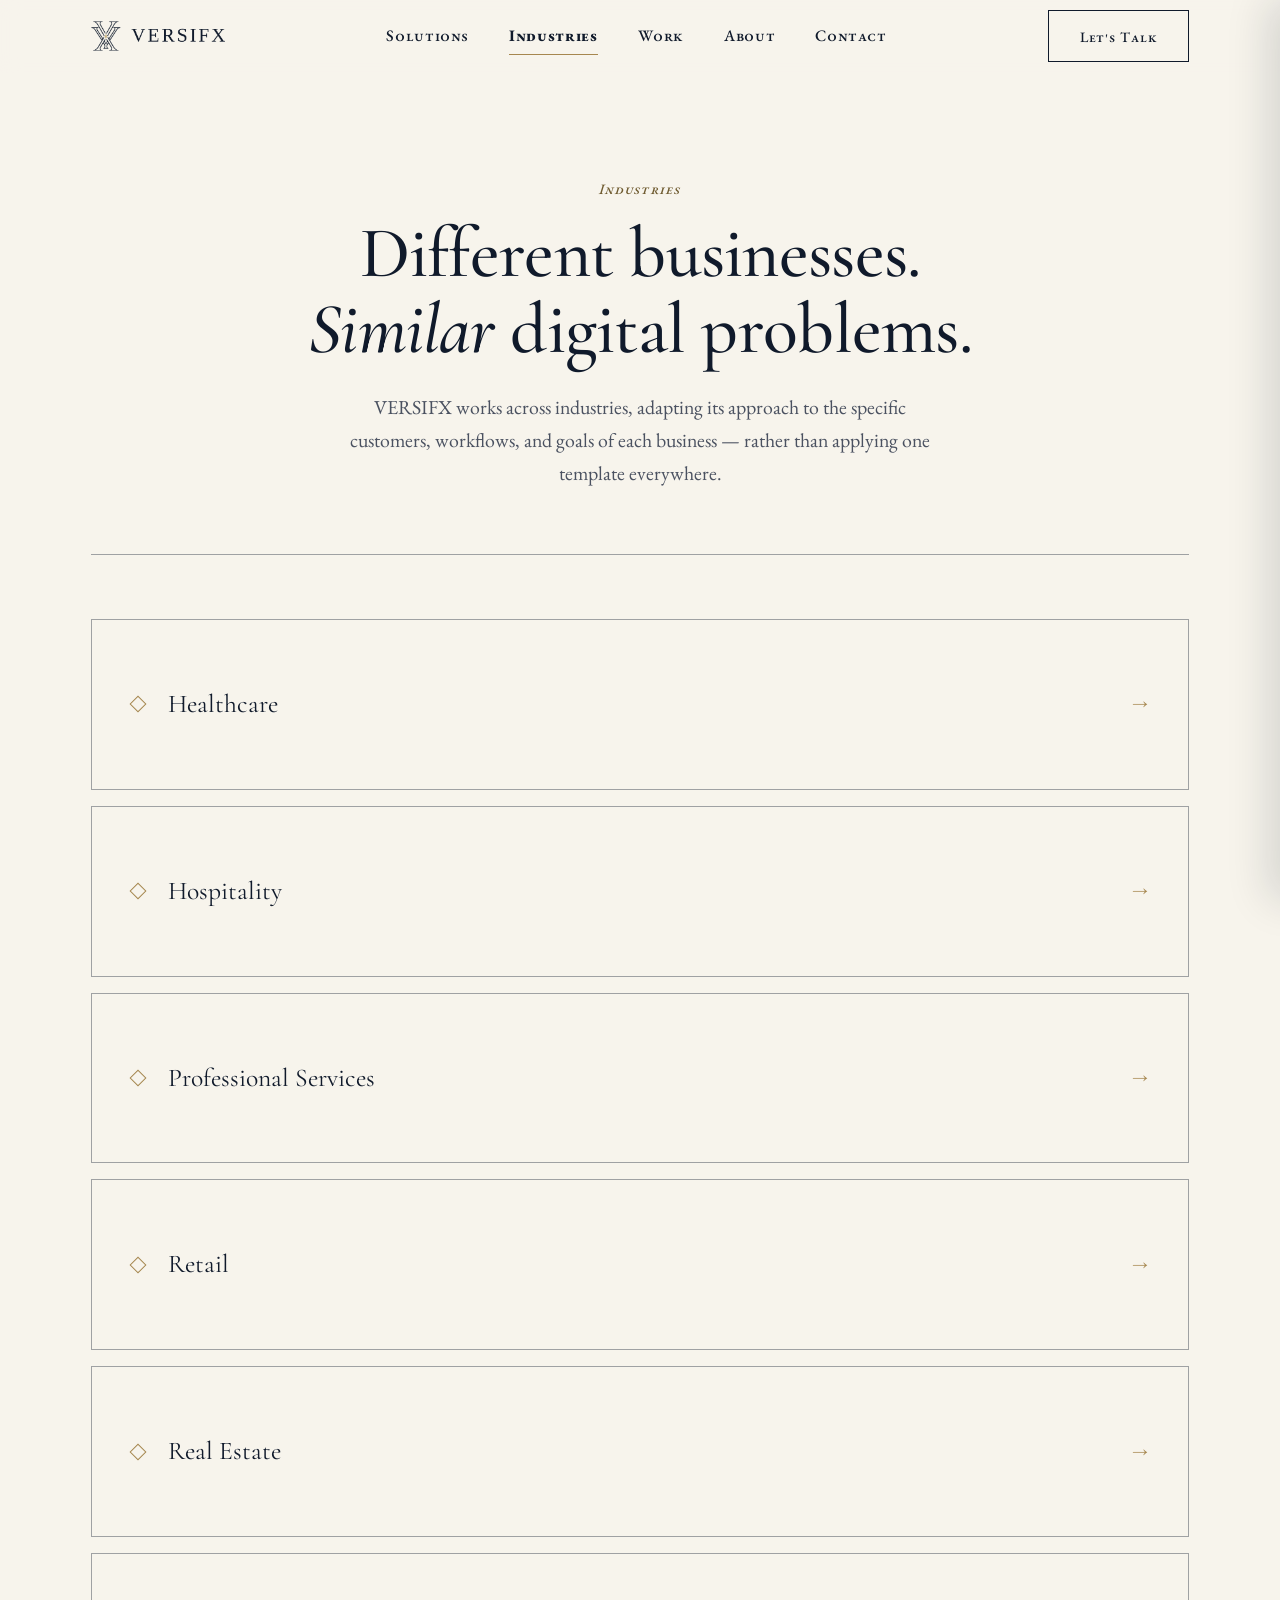
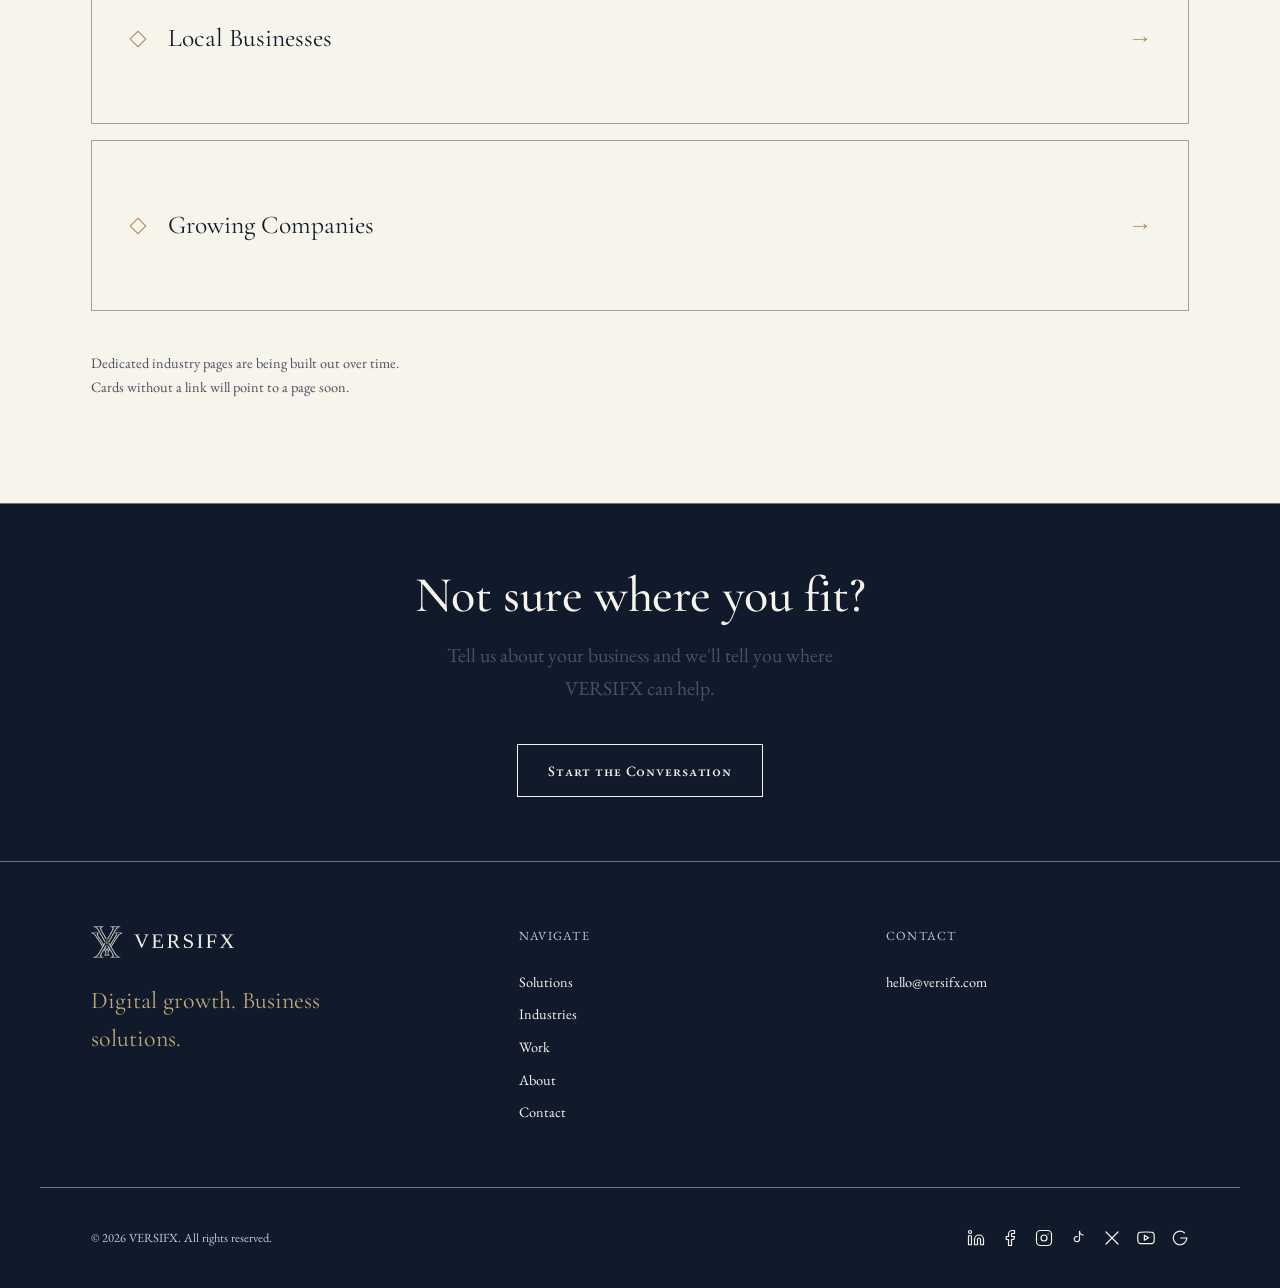
<file: industries.html>
<!DOCTYPE html>
<html lang="en">
<head>
<meta charset="UTF-8">
<meta name="viewport" content="width=device-width, initial-scale=1.0">
<title>Industries — VERSIFX</title>
<meta name="description" content="VERSIFX works across industries while adapting its approach to each business — from healthcare to hospitality to growing local companies.">
<link rel="canonical" href="https://www.versifx.com/industries.html">
<meta property="og:type" content="website">
<meta property="og:title" content="Industries — VERSIFX">
<meta property="og:description" content="VERSIFX works across industries while adapting its approach to each business.">
<meta property="og:image" content="assets/logo/versifx-logo-primary.png">
<link rel="icon" href="assets/logo/favicon-512.png" type="image/png">
<link rel="preconnect" href="https://fonts.googleapis.com">
<link rel="preconnect" href="https://fonts.gstatic.com" crossorigin>
<link href="https://fonts.googleapis.com/css2?family=Cormorant+Garamond:ital,wght@0,400;0,500;0,600;1,400;1,500;1,600&family=EB+Garamond:ital,wght@0,400;0,500;0,600;1,400;1,500&display=swap" rel="stylesheet">
<link rel="stylesheet" href="css/global.css">
<link rel="stylesheet" href="css/components.css">
<link rel="stylesheet" href="css/responsive.css">
<script type="application/ld+json">
{
  "@context": "https://schema.org",
  "@graph": [
    {
      "@type": "Organization",
      "@id": "https://www.versifx.com/#organization",
      "name": "VERSIFX",
      "url": "https://www.versifx.com/",
      "logo": "https://www.versifx.com/assets/logo/versifx-logo-primary.png",
      "slogan": "Digital growth. Business solutions.",
      "description": "VERSIFX is a digital growth and business solutions company. It helps businesses build a stronger digital presence, attract customers, and create the systems that support sustainable growth.",
      "email": "hello@versifx.com",
      "knowsAbout": [
        "Website design and development",
        "Digital branding",
        "Search visibility",
        "Lead generation",
        "Conversion optimization",
        "Digital strategy",
        "Business automation",
        "Customer systems",
        "Custom software"
      ]
    },
    {
      "@type": "BreadcrumbList",
      "itemListElement": [
        {
          "@type": "ListItem",
          "position": 1,
          "name": "Home",
          "item": "https://www.versifx.com/"
        },
        {
          "@type": "ListItem",
          "position": 2,
          "name": "Industries",
          "item": "https://www.versifx.com/industries.html"
        }
      ]
    }
  ]
}
</script>
</head>
<body>

<a class="skip-link" href="#main">Skip to content</a>

<header class="nav">
  <div class="container nav-inner">
    <a href="index.html" class="nav-logo" aria-label="VERSIFX home">
      <img src="assets/logo/versifx-logo-transparent.png" alt="VERSIFX">
    </a>
    <nav class="nav-links" aria-label="Primary">
      <a href="solutions.html">Solutions</a>
      <a href="industries.html" aria-current="page">Industries</a>
      <a href="work.html">Work</a>
      <a href="about.html">About</a>
      <a href="contact.html">Contact</a>
    </nav>
    <div class="nav-actions">
      <a href="contact.html" class="btn btn-primary">Let's Talk <span class="btn-arrow">→</span></a>
      <button class="nav-toggle" aria-label="Open menu" aria-expanded="false" aria-controls="mobile-menu">
        <span class="nav-toggle-lines" aria-hidden="true"><span></span><span></span></span>
        <span class="nav-toggle-label">Menu</span>
      </button>
    </div>
  </div>
</header>

<div class="mobile-menu-backdrop"></div>
<div class="mobile-menu" id="mobile-menu" aria-hidden="true" inert>
  <div class="mobile-menu-top">
    <img src="assets/logo/versifx-mark-transparent.png" alt="VERSIFX" style="height:24px;">
    <button class="mobile-menu-close" aria-label="Close menu">
      <svg viewBox="0 0 24 24" fill="none" stroke="currentColor" stroke-width="1.25" width="20" height="20"><line x1="5" y1="5" x2="19" y2="19"/><line x1="19" y1="5" x2="5" y2="19"/></svg>
    </button>
  </div>
  <span class="eyebrow" style="margin-top:var(--space-lg); display:block;">Navigate</span>
  <nav class="mobile-menu-links" aria-label="Mobile">
    <a href="solutions.html">Solutions</a>
    <a href="industries.html">Industries</a>
    <a href="work.html">Work</a>
    <a href="about.html">About</a>
    <a href="contact.html">Contact</a>
  </nav>
  <div class="mobile-menu-foot">hello@versifx.com</div>
</div>

<main id="main">

  <section class="section section--light" style="padding-bottom:var(--space-lg);">
    <div class="container">
      <div class="page-hero">
        <p class="eyebrow">Industries</p>
        <h1 class="h1" style="margin-top:1rem;">Different businesses. <em>Similar</em> digital problems.</h1>
        <p class="lede" style="margin-top:1.5rem; font-size:var(--fs-body-lg);">VERSIFX works across industries, adapting its approach to the specific customers, workflows, and goals of each business — rather than applying one template everywhere.</p>
      </div>
    </div>
  </section>

  <section class="section section--light" style="padding-top:0;" data-reveal>
    <div class="container">
      <hr class="divider" style="margin-bottom:var(--space-lg);">
      <div style="display:flex; flex-direction:column; gap:1rem;">
        <div class="industry-card">
          <span class="industry-card-mark" aria-hidden="true"></span>
          <span class="industry-card-name">Healthcare</span>
          <span class="industry-card-arrow">→</span>
        </div>
        <div class="industry-card">
          <span class="industry-card-mark" aria-hidden="true"></span>
          <span class="industry-card-name">Hospitality</span>
          <span class="industry-card-arrow">→</span>
        </div>
        <div class="industry-card">
          <span class="industry-card-mark" aria-hidden="true"></span>
          <span class="industry-card-name">Professional Services</span>
          <span class="industry-card-arrow">→</span>
        </div>
        <div class="industry-card">
          <span class="industry-card-mark" aria-hidden="true"></span>
          <span class="industry-card-name">Retail</span>
          <span class="industry-card-arrow">→</span>
        </div>
        <div class="industry-card">
          <span class="industry-card-mark" aria-hidden="true"></span>
          <span class="industry-card-name">Real Estate</span>
          <span class="industry-card-arrow">→</span>
        </div>
        <div class="industry-card">
          <span class="industry-card-mark" aria-hidden="true"></span>
          <span class="industry-card-name">Local Businesses</span>
          <span class="industry-card-arrow">→</span>
        </div>
        <div class="industry-card">
          <span class="industry-card-mark" aria-hidden="true"></span>
          <span class="industry-card-name">Growing Companies</span>
          <span class="industry-card-arrow">→</span>
        </div>
      </div>
      <p class="lede" style="margin-top:var(--space-md); font-size:var(--fs-sm);">Dedicated industry pages are being built out over time. Cards without a link will point to a page soon.</p>
    </div>
  </section>

  <section class="cta-band" data-reveal>
    <div class="container">
      <h2 class="h2">Not sure where you fit?</h2>
      <p class="lede" style="margin-inline:auto; text-align:center; margin-top:1rem;">Tell us about your business and we'll tell you where VERSIFX can help.</p>
      <div class="cta-band-actions">
        <a href="contact.html" class="btn btn-on-dark">Start the Conversation <span class="btn-arrow">→</span></a>
      </div>
    </div>
  </section>

</main>

<footer class="footer">
  <div class="container footer-top">
    <div class="footer-brand">
      <img src="assets/logo/versifx-logo-reverse.png" alt="VERSIFX">
      <p class="footer-tagline">Digital growth. Business solutions.</p>
    </div>
    <div>
      <div class="footer-heading">Navigate</div>
      <nav class="footer-links" aria-label="Footer">
        <a href="solutions.html">Solutions</a>
        <a href="industries.html">Industries</a>
        <a href="work.html">Work</a>
        <a href="about.html">About</a>
        <a href="contact.html">Contact</a>
      </nav>
    </div>
    <div>
      <div class="footer-heading">Contact</div>
      <div class="footer-links">
        <a href="mailto:hello@versifx.com">hello@versifx.com</a>
      </div>
    </div>
  </div>
  <div class="container footer-bottom">
    <span>© <span data-year>2026</span> VERSIFX. All rights reserved.</span>
    <div class="footer-social">
      <a href="#" class="social-icon" aria-label="LinkedIn"><svg viewBox="0 0 24 24" fill="none" stroke="currentColor" stroke-width="1.6" stroke-linecap="round" stroke-linejoin="round"><path d="M16 8a6 6 0 0 1 6 6v7h-4v-7a2 2 0 0 0-2-2 2 2 0 0 0-2 2v7h-4v-7a6 6 0 0 1 6-6z"/><rect x="2" y="9" width="4" height="12"/><circle cx="4" cy="4" r="2"/></svg></a>
      <a href="#" class="social-icon" aria-label="Facebook"><svg viewBox="0 0 24 24" fill="none" stroke="currentColor" stroke-width="1.6" stroke-linecap="round" stroke-linejoin="round"><path d="M18 2h-3a5 5 0 0 0-5 5v3H7v4h3v8h4v-8h3l1-4h-4V7a1 1 0 0 1 1-1h3z"/></svg></a>
      <a href="#" class="social-icon" aria-label="Instagram"><svg viewBox="0 0 24 24" fill="none" stroke="currentColor" stroke-width="1.6" stroke-linecap="round" stroke-linejoin="round"><rect x="2" y="2" width="20" height="20" rx="5"/><circle cx="12" cy="12" r="4"/><line x1="17.5" y1="6.5" x2="17.51" y2="6.5"/></svg></a>
      <a href="#" class="social-icon" aria-label="TikTok"><svg viewBox="0 0 24 24" fill="none" stroke="currentColor" stroke-width="1.6" stroke-linecap="round" stroke-linejoin="round"><path d="M14 3v10.5a3.5 3.5 0 1 1-3-3.46"/><path d="M14 3a5 5 0 0 0 5 5"/></svg></a>
      <a href="#" class="social-icon" aria-label="Twitter"><svg viewBox="0 0 24 24" fill="none" stroke="currentColor" stroke-width="1.6" stroke-linecap="round" stroke-linejoin="round"><line x1="4" y1="4" x2="20" y2="20"/><line x1="20" y1="4" x2="4" y2="20"/></svg></a>
      <a href="#" class="social-icon" aria-label="YouTube"><svg viewBox="0 0 24 24" fill="none" stroke="currentColor" stroke-width="1.6" stroke-linecap="round" stroke-linejoin="round"><path d="M22.5 6.4a2.8 2.8 0 0 0-2-2C18.9 4 12 4 12 4s-6.9 0-8.6.5a2.8 2.8 0 0 0-2 2A29 29 0 0 0 1 11.8a29 29 0 0 0 .5 5.3 2.8 2.8 0 0 0 2 2c1.6.5 8.5.5 8.5.5s6.9 0 8.6-.5a2.8 2.8 0 0 0 2-2 29 29 0 0 0 .4-5.3 29 29 0 0 0-.5-5.4z"/><polygon points="9.8 15 15.5 11.8 9.8 8.5 9.8 15"/></svg></a>
      <a href="#" class="social-icon" aria-label="Google"><svg viewBox="0 0 24 24" fill="none" stroke="currentColor" stroke-width="1.6" stroke-linecap="round" stroke-linejoin="round"><path d="M21 12a9 9 0 1 1-3.2-6.9"/><path d="M21 12h-8"/></svg></a>
    </div>
  </div>
</footer>

<script src="js/main.js"></script>
</body>
</html>
</file>
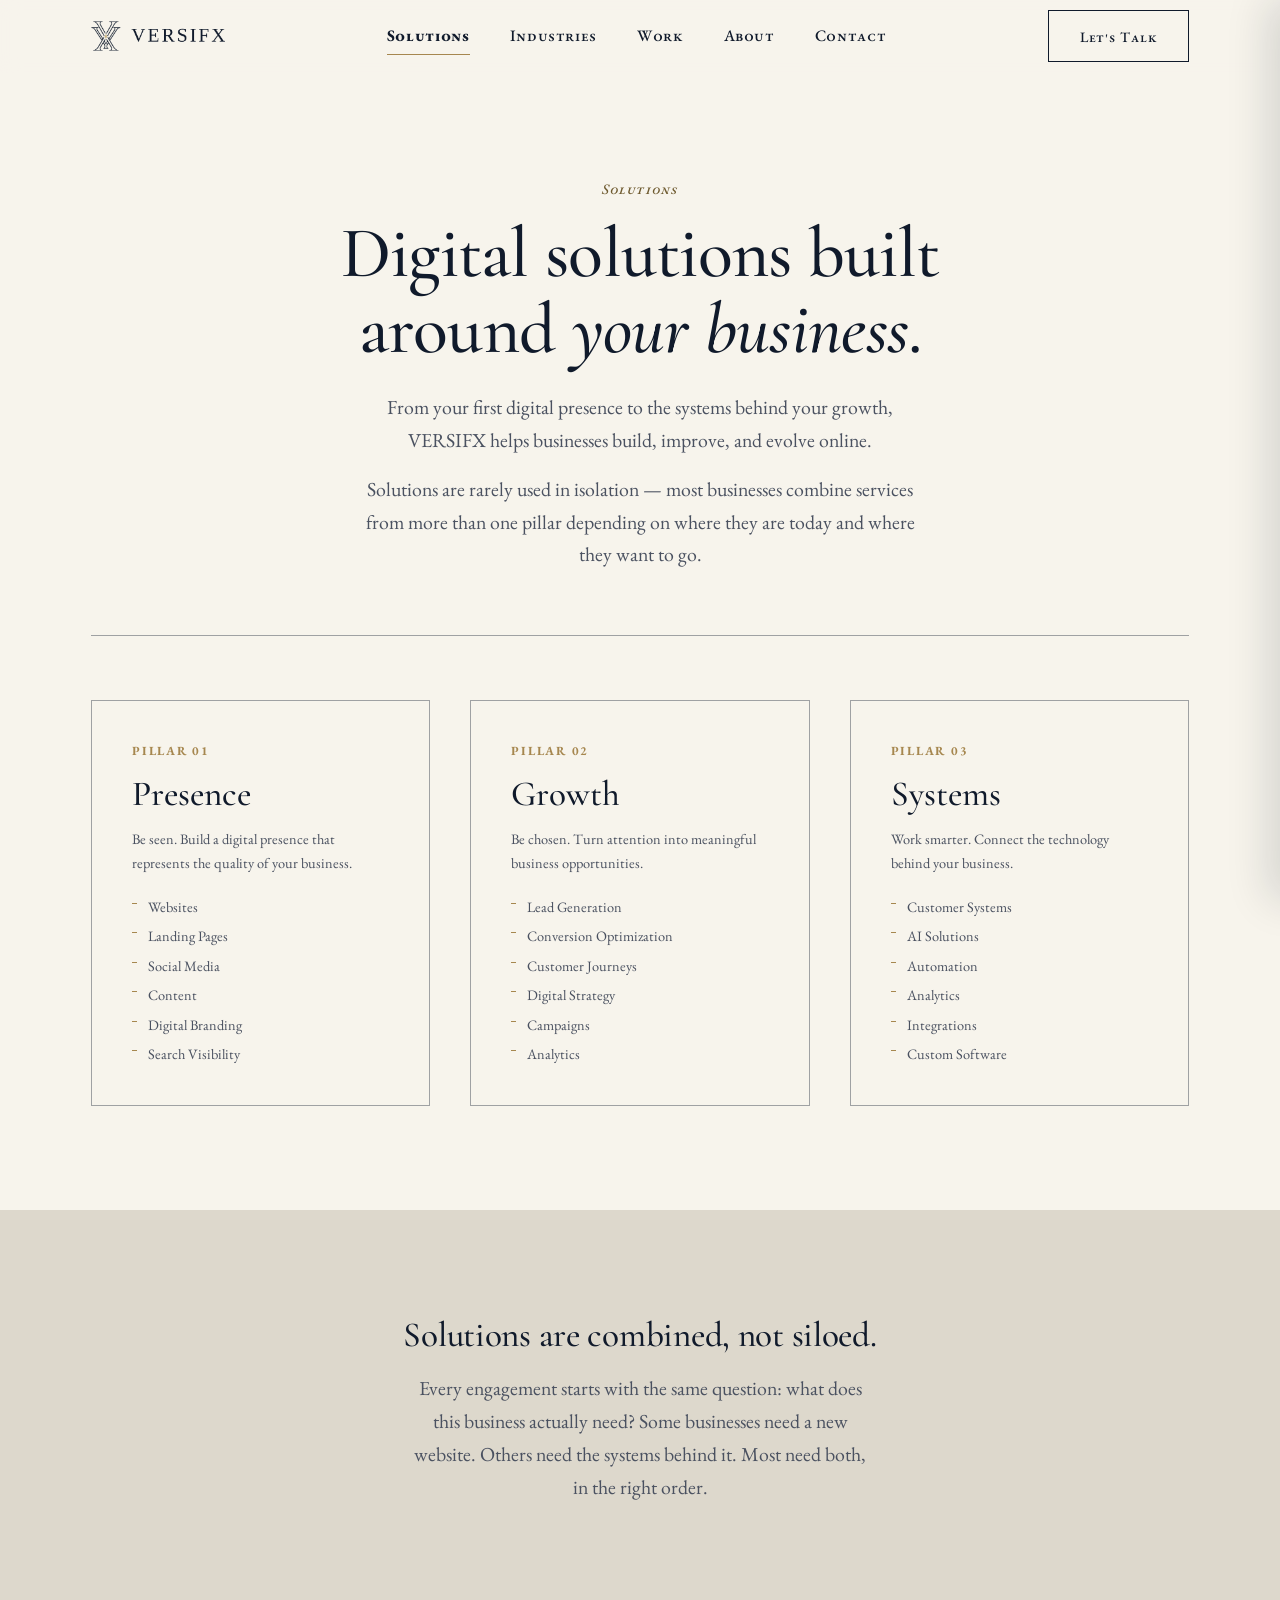
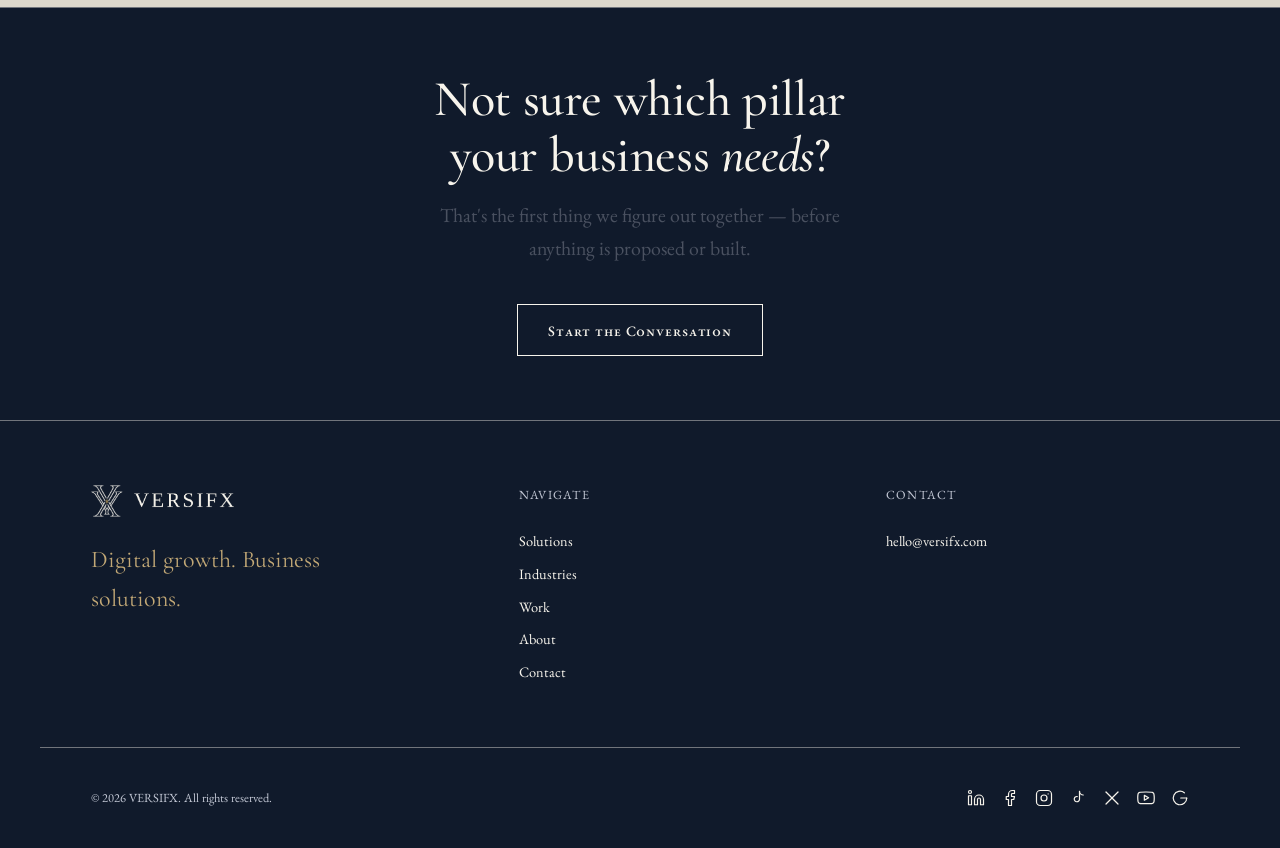
<file: solutions.html>
<!DOCTYPE html>
<html lang="en">
<head>
<meta charset="UTF-8">
<meta name="viewport" content="width=device-width, initial-scale=1.0">
<title>Solutions — VERSIFX</title>
<meta name="description" content="From your first digital presence to the systems behind your growth, VERSIFX helps businesses build, improve, and evolve online.">
<link rel="canonical" href="https://www.versifx.com/solutions.html">
<meta property="og:type" content="website">
<meta property="og:title" content="Solutions — VERSIFX">
<meta property="og:description" content="From your first digital presence to the systems behind your growth, VERSIFX helps businesses build, improve, and evolve online.">
<meta property="og:image" content="assets/logo/versifx-logo-primary.png">
<link rel="icon" href="assets/logo/favicon-512.png" type="image/png">
<link rel="preconnect" href="https://fonts.googleapis.com">
<link rel="preconnect" href="https://fonts.gstatic.com" crossorigin>
<link href="https://fonts.googleapis.com/css2?family=Cormorant+Garamond:ital,wght@0,400;0,500;0,600;1,400;1,500;1,600&family=EB+Garamond:ital,wght@0,400;0,500;0,600;1,400;1,500&display=swap" rel="stylesheet">
<link rel="stylesheet" href="css/global.css">
<link rel="stylesheet" href="css/components.css">
<link rel="stylesheet" href="css/responsive.css">
<script type="application/ld+json">
{
  "@context": "https://schema.org",
  "@graph": [
    {
      "@type": "Organization",
      "@id": "https://www.versifx.com/#organization",
      "name": "VERSIFX",
      "url": "https://www.versifx.com/",
      "logo": "https://www.versifx.com/assets/logo/versifx-logo-primary.png",
      "slogan": "Digital growth. Business solutions.",
      "description": "VERSIFX is a digital growth and business solutions company. It helps businesses build a stronger digital presence, attract customers, and create the systems that support sustainable growth.",
      "email": "hello@versifx.com",
      "knowsAbout": [
        "Website design and development",
        "Digital branding",
        "Search visibility",
        "Lead generation",
        "Conversion optimization",
        "Digital strategy",
        "Business automation",
        "Customer systems",
        "Custom software"
      ]
    },
    {
      "@type": "BreadcrumbList",
      "itemListElement": [
        {
          "@type": "ListItem",
          "position": 1,
          "name": "Home",
          "item": "https://www.versifx.com/"
        },
        {
          "@type": "ListItem",
          "position": 2,
          "name": "Solutions",
          "item": "https://www.versifx.com/solutions.html"
        }
      ]
    },
    {
      "@type": "Organization",
      "@id": "https://www.versifx.com/#organization",
      "hasOfferCatalog": {
        "@type": "OfferCatalog",
        "name": "VERSIFX Solutions",
        "itemListElement": [
          {
            "@type": "Offer",
            "itemOffered": {
              "@type": "Service",
              "name": "Presence",
              "description": "Build a digital presence that represents the quality of your business: websites, landing pages, social media, content, digital branding, search visibility."
            }
          },
          {
            "@type": "Offer",
            "itemOffered": {
              "@type": "Service",
              "name": "Growth",
              "description": "Turn attention into meaningful business opportunities: lead generation, conversion optimization, customer journeys, digital strategy, campaigns, analytics."
            }
          },
          {
            "@type": "Offer",
            "itemOffered": {
              "@type": "Service",
              "name": "Systems",
              "description": "Connect the technology behind your business: customer systems, AI solutions, automation, analytics, integrations, custom software."
            }
          }
        ]
      }
    }
  ]
}
</script>
</head>
<body>

<a class="skip-link" href="#main">Skip to content</a>

<header class="nav">
  <div class="container nav-inner">
    <a href="index.html" class="nav-logo" aria-label="VERSIFX home">
      <img src="assets/logo/versifx-logo-transparent.png" alt="VERSIFX">
    </a>
    <nav class="nav-links" aria-label="Primary">
      <a href="solutions.html" aria-current="page">Solutions</a>
      <a href="industries.html">Industries</a>
      <a href="work.html">Work</a>
      <a href="about.html">About</a>
      <a href="contact.html">Contact</a>
    </nav>
    <div class="nav-actions">
      <a href="contact.html" class="btn btn-primary">Let's Talk <span class="btn-arrow">→</span></a>
      <button class="nav-toggle" aria-label="Open menu" aria-expanded="false" aria-controls="mobile-menu">
        <span class="nav-toggle-lines" aria-hidden="true"><span></span><span></span></span>
        <span class="nav-toggle-label">Menu</span>
      </button>
    </div>
  </div>
</header>

<div class="mobile-menu-backdrop"></div>
<div class="mobile-menu" id="mobile-menu" aria-hidden="true" inert>
  <div class="mobile-menu-top">
    <img src="assets/logo/versifx-mark-transparent.png" alt="VERSIFX" style="height:24px;">
    <button class="mobile-menu-close" aria-label="Close menu">
      <svg viewBox="0 0 24 24" fill="none" stroke="currentColor" stroke-width="1.25" width="20" height="20"><line x1="5" y1="5" x2="19" y2="19"/><line x1="19" y1="5" x2="5" y2="19"/></svg>
    </button>
  </div>
  <span class="eyebrow" style="margin-top:var(--space-lg); display:block;">Navigate</span>
  <nav class="mobile-menu-links" aria-label="Mobile">
    <a href="solutions.html">Solutions</a>
    <a href="industries.html">Industries</a>
    <a href="work.html">Work</a>
    <a href="about.html">About</a>
    <a href="contact.html">Contact</a>
  </nav>
  <div class="mobile-menu-foot">hello@versifx.com</div>
</div>

<main id="main">

  <section class="section section--light" style="padding-bottom:var(--space-lg);">
    <div class="container">
      <div class="page-hero">
        <p class="eyebrow">Solutions</p>
        <h1 class="h1" style="margin-top:1rem;">Digital solutions built around <em>your business</em>.</h1>
        <p class="lede" style="margin-top:1.5rem; font-size:var(--fs-body-lg);">From your first digital presence to the systems behind your growth, VERSIFX helps businesses build, improve, and evolve online.</p>
        <p class="lede" style="margin-top:1rem;">Solutions are rarely used in isolation — most businesses combine services from more than one pillar depending on where they are today and where they want to go.</p>
      </div>
    </div>
  </section>

  <section class="section section--light" style="padding-top:0;" data-reveal>
    <div class="container">
      <hr class="divider" style="margin-bottom:var(--space-lg);">
      <div class="grid grid-3">
        <div class="card service-card" id="presence">
          <span class="pillar-label">Pillar 01</span>
          <h3>Presence</h3>
          <p class="lede" style="font-size:var(--fs-sm);">Be seen. Build a digital presence that represents the quality of your business.</p>
          <ul>
            <li>Websites</li>
            <li>Landing Pages</li>
            <li>Social Media</li>
            <li>Content</li>
            <li>Digital Branding</li>
            <li>Search Visibility</li>
          </ul>
        </div>
        <div class="card service-card" id="growth">
          <span class="pillar-label">Pillar 02</span>
          <h3>Growth</h3>
          <p class="lede" style="font-size:var(--fs-sm);">Be chosen. Turn attention into meaningful business opportunities.</p>
          <ul>
            <li>Lead Generation</li>
            <li>Conversion Optimization</li>
            <li>Customer Journeys</li>
            <li>Digital Strategy</li>
            <li>Campaigns</li>
            <li>Analytics</li>
          </ul>
        </div>
        <div class="card service-card" id="systems">
          <span class="pillar-label">Pillar 03</span>
          <h3>Systems</h3>
          <p class="lede" style="font-size:var(--fs-sm);">Work smarter. Connect the technology behind your business.</p>
          <ul>
            <li>Customer Systems</li>
            <li>AI Solutions</li>
            <li>Automation</li>
            <li>Analytics</li>
            <li>Integrations</li>
            <li>Custom Software</li>
          </ul>
        </div>
      </div>
    </div>
  </section>

  <section class="section section--stone" data-reveal>
    <div class="container--narrow" style="text-align:center;">
      <h2 class="h3">Solutions are combined, not siloed.</h2>
      <p class="lede" style="margin-inline:auto; margin-top:1rem;">Every engagement starts with the same question: what does this business actually need? Some businesses need a new website. Others need the systems behind it. Most need both, in the right order.</p>
    </div>
  </section>

  <section class="cta-band" data-reveal>
    <div class="container">
      <h2 class="h2">Not sure which pillar<br>your business <em>needs</em>?</h2>
      <p class="lede" style="margin-inline:auto; text-align:center; margin-top:1rem;">That's the first thing we figure out together — before anything is proposed or built.</p>
      <div class="cta-band-actions">
        <a href="contact.html" class="btn btn-on-dark">Start the Conversation <span class="btn-arrow">→</span></a>
      </div>
    </div>
  </section>

</main>

<footer class="footer">
  <div class="container footer-top">
    <div class="footer-brand">
      <img src="assets/logo/versifx-logo-reverse.png" alt="VERSIFX">
      <p class="footer-tagline">Digital growth. Business solutions.</p>
    </div>
    <div>
      <div class="footer-heading">Navigate</div>
      <nav class="footer-links" aria-label="Footer">
        <a href="solutions.html">Solutions</a>
        <a href="industries.html">Industries</a>
        <a href="work.html">Work</a>
        <a href="about.html">About</a>
        <a href="contact.html">Contact</a>
      </nav>
    </div>
    <div>
      <div class="footer-heading">Contact</div>
      <div class="footer-links">
        <a href="mailto:hello@versifx.com">hello@versifx.com</a>
      </div>
    </div>
  </div>
  <div class="container footer-bottom">
    <span>© <span data-year>2026</span> VERSIFX. All rights reserved.</span>
    <div class="footer-social">
      <a href="#" class="social-icon" aria-label="LinkedIn"><svg viewBox="0 0 24 24" fill="none" stroke="currentColor" stroke-width="1.6" stroke-linecap="round" stroke-linejoin="round"><path d="M16 8a6 6 0 0 1 6 6v7h-4v-7a2 2 0 0 0-2-2 2 2 0 0 0-2 2v7h-4v-7a6 6 0 0 1 6-6z"/><rect x="2" y="9" width="4" height="12"/><circle cx="4" cy="4" r="2"/></svg></a>
      <a href="#" class="social-icon" aria-label="Facebook"><svg viewBox="0 0 24 24" fill="none" stroke="currentColor" stroke-width="1.6" stroke-linecap="round" stroke-linejoin="round"><path d="M18 2h-3a5 5 0 0 0-5 5v3H7v4h3v8h4v-8h3l1-4h-4V7a1 1 0 0 1 1-1h3z"/></svg></a>
      <a href="#" class="social-icon" aria-label="Instagram"><svg viewBox="0 0 24 24" fill="none" stroke="currentColor" stroke-width="1.6" stroke-linecap="round" stroke-linejoin="round"><rect x="2" y="2" width="20" height="20" rx="5"/><circle cx="12" cy="12" r="4"/><line x1="17.5" y1="6.5" x2="17.51" y2="6.5"/></svg></a>
      <a href="#" class="social-icon" aria-label="TikTok"><svg viewBox="0 0 24 24" fill="none" stroke="currentColor" stroke-width="1.6" stroke-linecap="round" stroke-linejoin="round"><path d="M14 3v10.5a3.5 3.5 0 1 1-3-3.46"/><path d="M14 3a5 5 0 0 0 5 5"/></svg></a>
      <a href="#" class="social-icon" aria-label="Twitter"><svg viewBox="0 0 24 24" fill="none" stroke="currentColor" stroke-width="1.6" stroke-linecap="round" stroke-linejoin="round"><line x1="4" y1="4" x2="20" y2="20"/><line x1="20" y1="4" x2="4" y2="20"/></svg></a>
      <a href="#" class="social-icon" aria-label="YouTube"><svg viewBox="0 0 24 24" fill="none" stroke="currentColor" stroke-width="1.6" stroke-linecap="round" stroke-linejoin="round"><path d="M22.5 6.4a2.8 2.8 0 0 0-2-2C18.9 4 12 4 12 4s-6.9 0-8.6.5a2.8 2.8 0 0 0-2 2A29 29 0 0 0 1 11.8a29 29 0 0 0 .5 5.3 2.8 2.8 0 0 0 2 2c1.6.5 8.5.5 8.5.5s6.9 0 8.6-.5a2.8 2.8 0 0 0 2-2 29 29 0 0 0 .4-5.3 29 29 0 0 0-.5-5.4z"/><polygon points="9.8 15 15.5 11.8 9.8 8.5 9.8 15"/></svg></a>
      <a href="#" class="social-icon" aria-label="Google"><svg viewBox="0 0 24 24" fill="none" stroke="currentColor" stroke-width="1.6" stroke-linecap="round" stroke-linejoin="round"><path d="M21 12a9 9 0 1 1-3.2-6.9"/><path d="M21 12h-8"/></svg></a>
    </div>
  </div>
</footer>

<script src="js/main.js"></script>
</body>
</html>
</file>
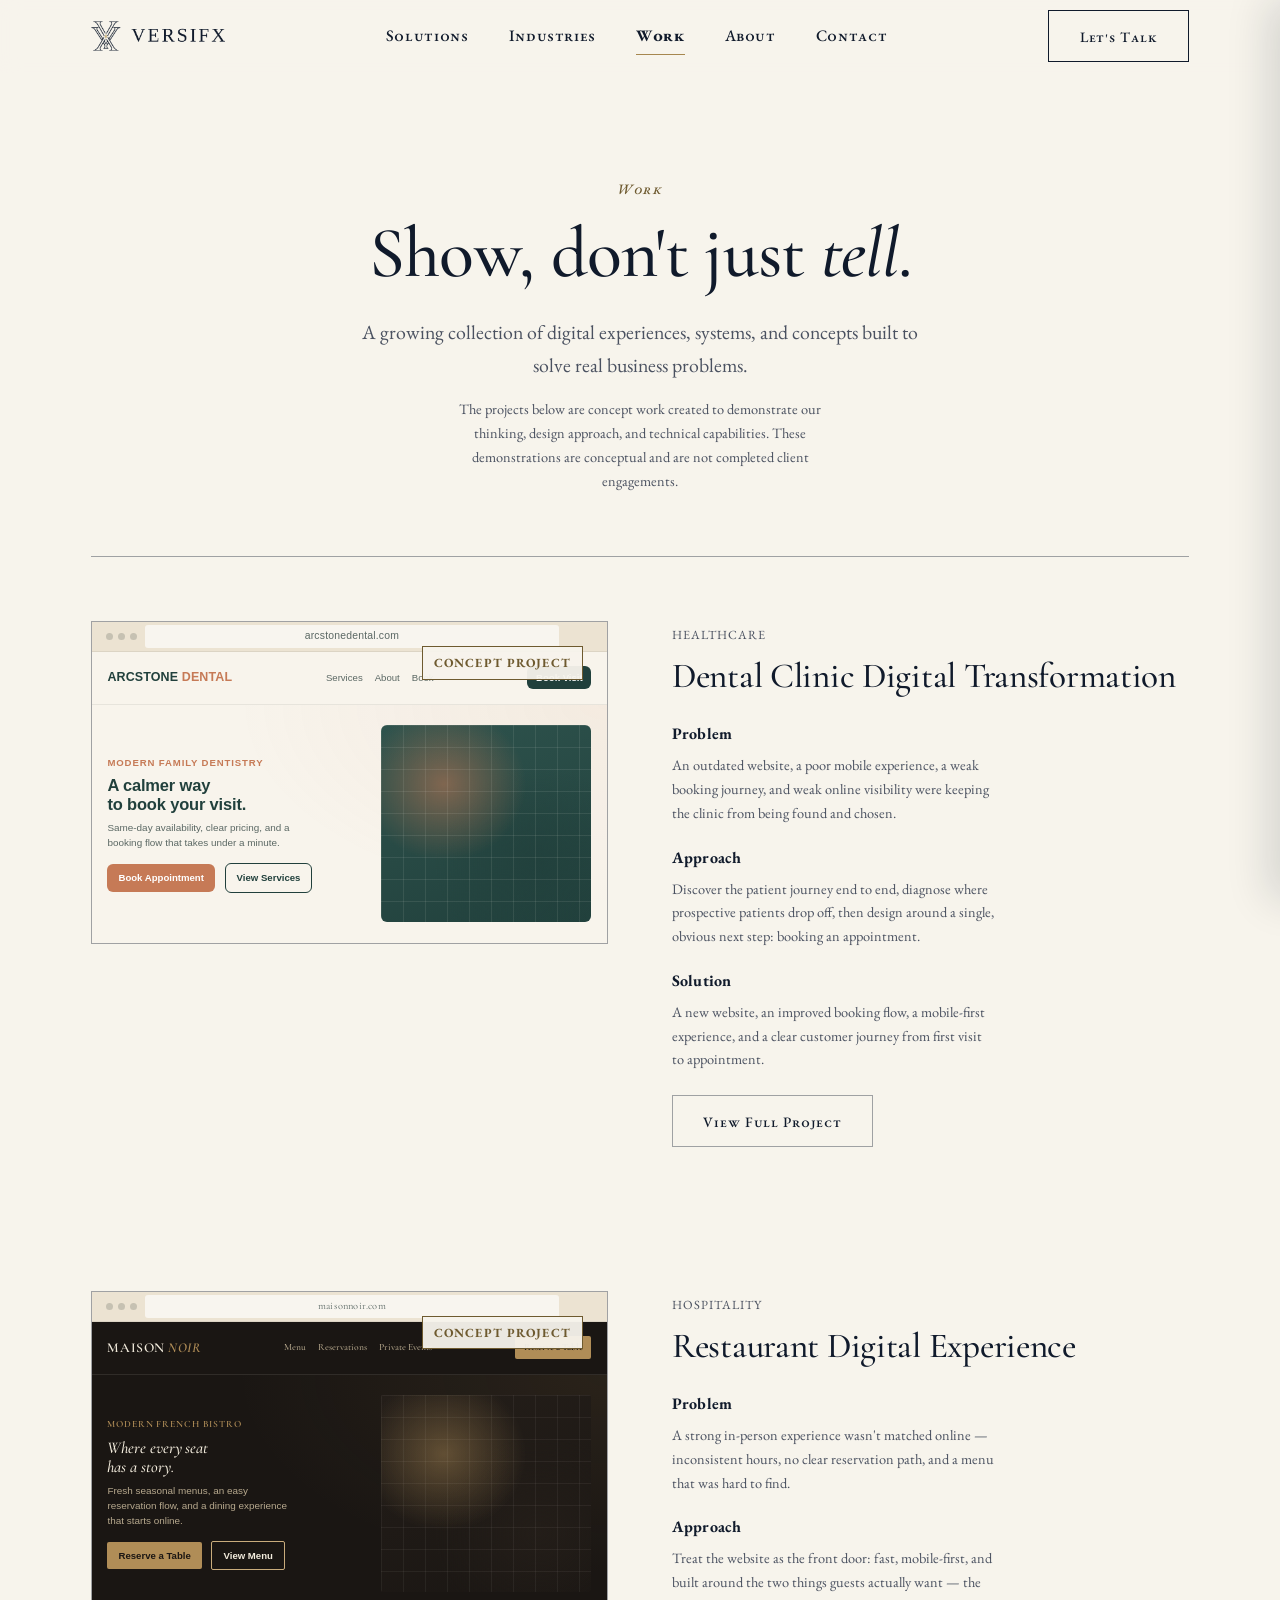
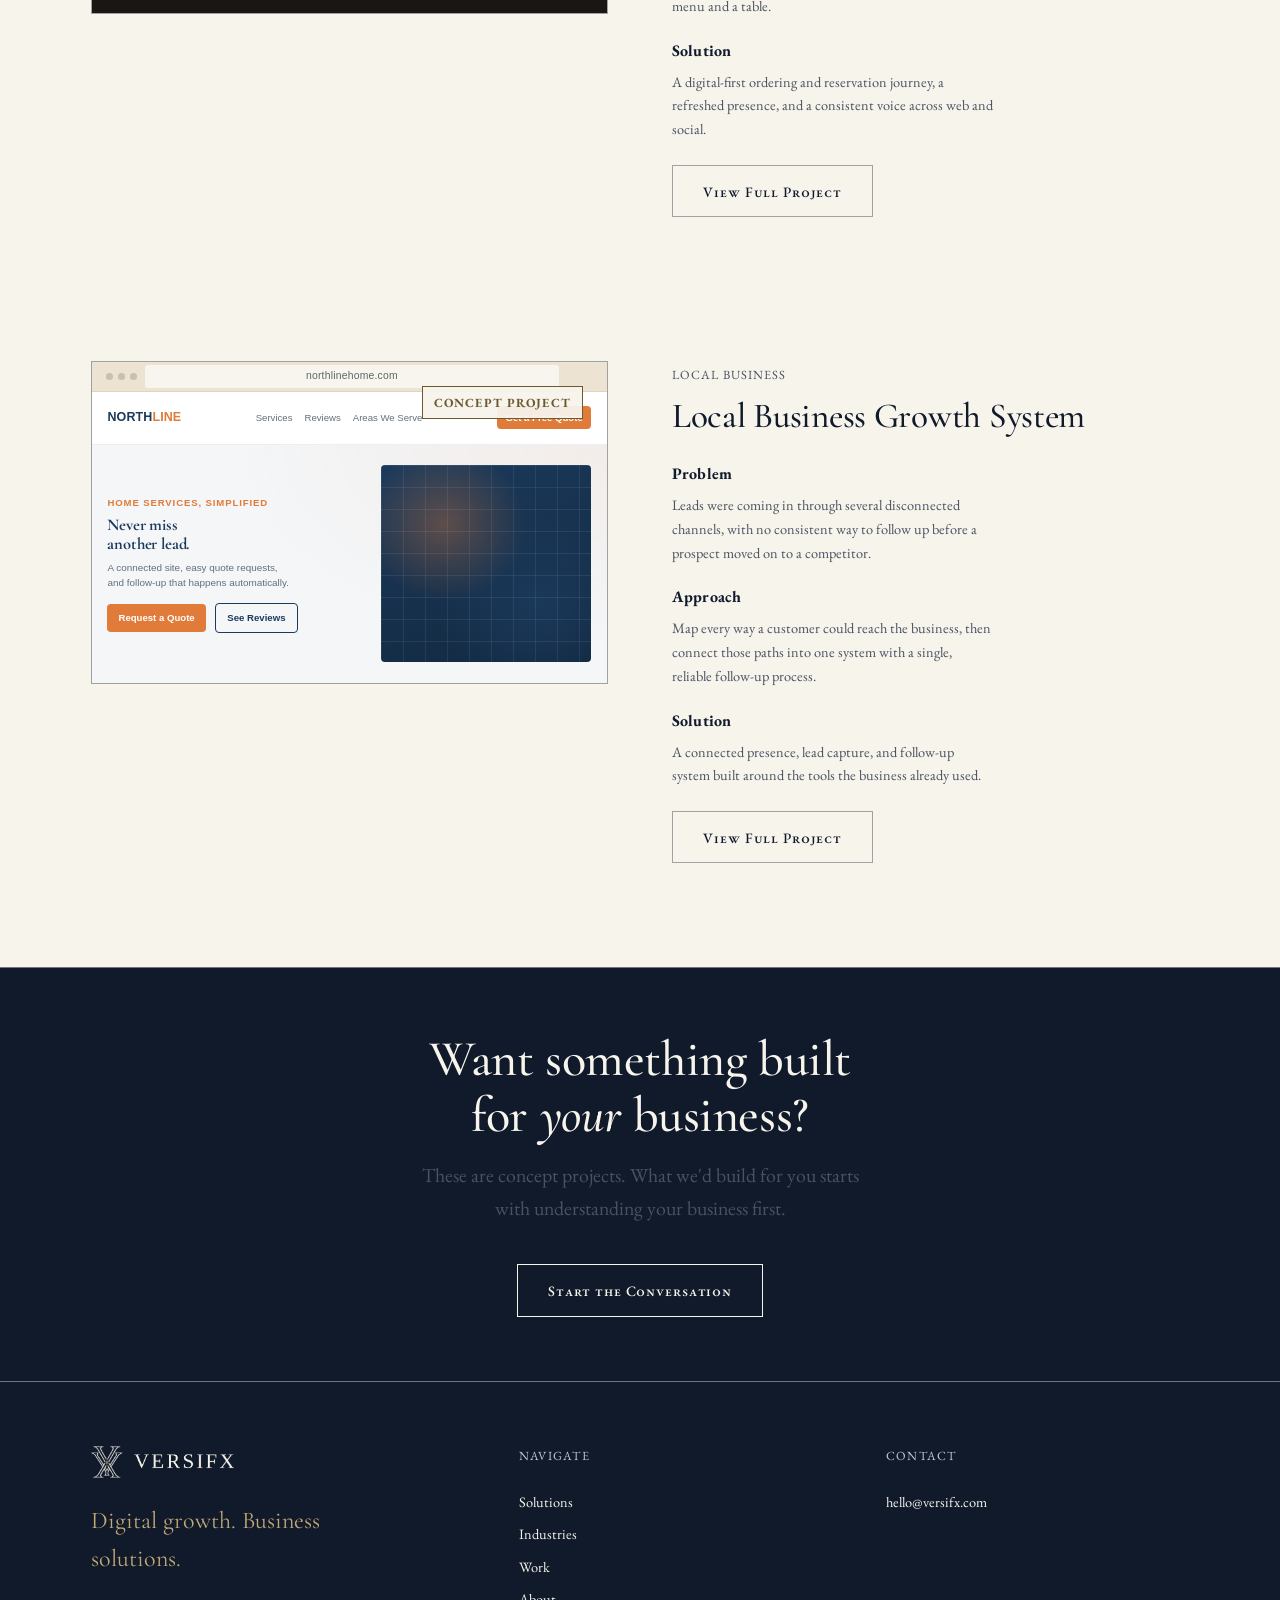
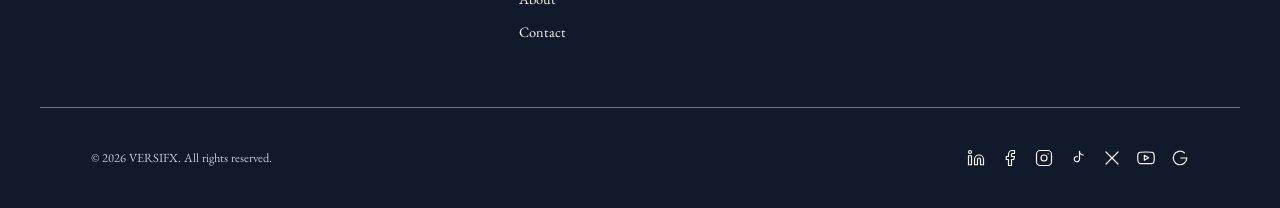
<file: work.html>
<!DOCTYPE html>
<html lang="en">
<head>
<meta charset="UTF-8">
<meta name="viewport" content="width=device-width, initial-scale=1.0">
<title>Work — VERSIFX</title>
<meta name="description" content="A growing collection of digital experiences, systems, and concepts built to solve real business problems.">
<link rel="canonical" href="https://www.versifx.com/work.html">
<meta property="og:type" content="website">
<meta property="og:title" content="Work — VERSIFX">
<meta property="og:description" content="A growing collection of digital experiences, systems, and concepts built to solve real business problems.">
<meta property="og:image" content="assets/logo/versifx-logo-primary.png">
<link rel="icon" href="assets/logo/favicon-512.png" type="image/png">
<link rel="preconnect" href="https://fonts.googleapis.com">
<link rel="preconnect" href="https://fonts.gstatic.com" crossorigin>
<link href="https://fonts.googleapis.com/css2?family=Cormorant+Garamond:ital,wght@0,400;0,500;0,600;1,400;1,500;1,600&family=EB+Garamond:ital,wght@0,400;0,500;0,600;1,400;1,500&display=swap" rel="stylesheet">
<link rel="stylesheet" href="css/global.css">
<link rel="stylesheet" href="css/components.css">
<link rel="stylesheet" href="css/mockup.css">
<link rel="stylesheet" href="css/responsive.css">
<script type="application/ld+json">
{
  "@context": "https://schema.org",
  "@graph": [
    {
      "@type": "Organization",
      "@id": "https://www.versifx.com/#organization",
      "name": "VERSIFX",
      "url": "https://www.versifx.com/",
      "logo": "https://www.versifx.com/assets/logo/versifx-logo-primary.png",
      "slogan": "Digital growth. Business solutions.",
      "description": "VERSIFX is a digital growth and business solutions company. It helps businesses build a stronger digital presence, attract customers, and create the systems that support sustainable growth.",
      "email": "hello@versifx.com",
      "knowsAbout": [
        "Website design and development",
        "Digital branding",
        "Search visibility",
        "Lead generation",
        "Conversion optimization",
        "Digital strategy",
        "Business automation",
        "Customer systems",
        "Custom software"
      ]
    },
    {
      "@type": "BreadcrumbList",
      "itemListElement": [
        {
          "@type": "ListItem",
          "position": 1,
          "name": "Home",
          "item": "https://www.versifx.com/"
        },
        {
          "@type": "ListItem",
          "position": 2,
          "name": "Work",
          "item": "https://www.versifx.com/work.html"
        }
      ]
    }
  ]
}
</script>
</head>
<body>

<a class="skip-link" href="#main">Skip to content</a>

<header class="nav">
  <div class="container nav-inner">
    <a href="index.html" class="nav-logo" aria-label="VERSIFX home">
      <img src="assets/logo/versifx-logo-transparent.png" alt="VERSIFX">
    </a>
    <nav class="nav-links" aria-label="Primary">
      <a href="solutions.html">Solutions</a>
      <a href="industries.html">Industries</a>
      <a href="work.html" aria-current="page">Work</a>
      <a href="about.html">About</a>
      <a href="contact.html">Contact</a>
    </nav>
    <div class="nav-actions">
      <a href="contact.html" class="btn btn-primary">Let's Talk <span class="btn-arrow">→</span></a>
      <button class="nav-toggle" aria-label="Open menu" aria-expanded="false" aria-controls="mobile-menu">
        <span class="nav-toggle-lines" aria-hidden="true"><span></span><span></span></span>
        <span class="nav-toggle-label">Menu</span>
      </button>
    </div>
  </div>
</header>

<div class="mobile-menu-backdrop"></div>
<div class="mobile-menu" id="mobile-menu" aria-hidden="true" inert>
  <div class="mobile-menu-top">
    <img src="assets/logo/versifx-mark-transparent.png" alt="VERSIFX" style="height:24px;">
    <button class="mobile-menu-close" aria-label="Close menu">
      <svg viewBox="0 0 24 24" fill="none" stroke="currentColor" stroke-width="1.25" width="20" height="20"><line x1="5" y1="5" x2="19" y2="19"/><line x1="19" y1="5" x2="5" y2="19"/></svg>
    </button>
  </div>
  <span class="eyebrow" style="margin-top:var(--space-lg); display:block;">Navigate</span>
  <nav class="mobile-menu-links" aria-label="Mobile">
    <a href="solutions.html">Solutions</a>
    <a href="industries.html">Industries</a>
    <a href="work.html">Work</a>
    <a href="about.html">About</a>
    <a href="contact.html">Contact</a>
  </nav>
  <div class="mobile-menu-foot">hello@versifx.com</div>
</div>

<main id="main">

  <section class="section section--light" style="padding-bottom:var(--space-lg);">
    <div class="container">
      <div class="page-hero">
        <p class="eyebrow">Work</p>
        <h1 class="h1" style="margin-top:1rem;">Show, don't just <em>tell</em>.</h1>
        <p class="lede" style="margin-top:1.5rem; font-size:var(--fs-body-lg);">A growing collection of digital experiences, systems, and concepts built to solve real business problems.</p>
        <p class="lede" style="margin-top:1rem; font-size:var(--fs-sm);">The projects below are concept work created to demonstrate our thinking, design approach, and technical capabilities. These demonstrations are conceptual and are not completed client engagements.</p>
      </div>
    </div>
  </section>

  <section class="section section--light" style="padding-top:0;" data-reveal>
    <div class="container">
      <hr class="divider" style="margin-bottom:var(--space-lg);">

      <article class="grid work-detail-grid" style="margin-bottom:var(--space-2xl);">
        <a href="work/dental-clinic.html" class="work-card-preview device-frame browser-frame" aria-label="View the Dental Clinic Digital Transformation project">
          <div class="arc">
            <div class="browser-chrome">
              <span class="browser-dots"><span></span><span></span><span></span></span>
              <span class="browser-url">arcstonedental.com</span>
            </div>
            <div class="browser-body">
              <div class="arc-nav">
                <span class="arc-logo">ARCSTONE <em>DENTAL</em></span>
                <span class="arc-nav-links"><span>Services</span><span>About</span><span>Book</span></span>
                <span class="arc-nav-cta">Book Visit</span>
              </div>
              <div class="arc-hero">
                <div>
                  <span class="arc-hero-eyebrow">Modern Family Dentistry</span>
                  <h3>A calmer way<br>to book your visit.</h3>
                  <p>Same-day availability, clear pricing, and a booking flow that takes under a minute.</p>
                  <div class="arc-hero-actions">
                    <span class="arc-btn arc-btn--fill">Book Appointment</span>
                    <span class="arc-btn arc-btn--line">View Services</span>
                  </div>
                </div>
                <div class="arc-hero-art"></div>
              </div>
            </div>
          </div>
          <span class="badge badge--concept">Concept Project</span>
        </a>
        <div>
          <span class="work-card-tag">Healthcare</span>
          <h2 class="h3" style="margin-top:0.5rem;">Dental Clinic Digital Transformation</h2>
          <div style="margin-top:1.5rem; display:flex; flex-direction:column; gap:1.25rem;">
            <div>
              <h4>Problem</h4>
              <p class="lede" style="font-size:var(--fs-sm); margin-top:0.4rem;">An outdated website, a poor mobile experience, a weak booking journey, and weak online visibility were keeping the clinic from being found and chosen.</p>
            </div>
            <div>
              <h4>Approach</h4>
              <p class="lede" style="font-size:var(--fs-sm); margin-top:0.4rem;">Discover the patient journey end to end, diagnose where prospective patients drop off, then design around a single, obvious next step: booking an appointment.</p>
            </div>
            <div>
              <h4>Solution</h4>
              <p class="lede" style="font-size:var(--fs-sm); margin-top:0.4rem;">A new website, an improved booking flow, a mobile-first experience, and a clear customer journey from first visit to appointment.</p>
            </div>
          </div>
          <a href="work/dental-clinic.html" class="btn btn-secondary" style="margin-top:1.5rem;">View Full Project <span class="btn-arrow">→</span></a>
        </div>
      </article>

      <article class="grid work-detail-grid" style="margin-bottom:var(--space-2xl);">
        <a href="work/maison-noir.html" class="work-card-preview device-frame browser-frame" aria-label="View the Maison Noir project">
          <div class="mn">
            <div class="browser-chrome">
              <span class="browser-dots"><span></span><span></span><span></span></span>
              <span class="browser-url">maisonnoir.com</span>
            </div>
            <div class="browser-body">
              <div class="mn-nav">
                <span class="mn-logo">MAISON <em>NOIR</em></span>
                <span class="mn-nav-links"><span>Menu</span><span>Reservations</span><span>Private Events</span></span>
                <span class="mn-nav-cta">Reserve a Table</span>
              </div>
              <div class="mn-hero">
                <div>
                  <span class="mn-hero-eyebrow">Modern French Bistro</span>
                  <h3>Where every seat<br>has a story.</h3>
                  <p>Fresh seasonal menus, an easy reservation flow, and a dining experience that starts online.</p>
                  <div class="mn-hero-actions">
                    <span class="mn-btn mn-btn--fill">Reserve a Table</span>
                    <span class="mn-btn mn-btn--line">View Menu</span>
                  </div>
                </div>
                <div class="mn-hero-art"></div>
              </div>
            </div>
          </div>
          <span class="badge badge--concept">Concept Project</span>
        </a>
        <div>
          <span class="work-card-tag">Hospitality</span>
          <h2 class="h3" style="margin-top:0.5rem;">Restaurant Digital Experience</h2>
          <div style="margin-top:1.5rem; display:flex; flex-direction:column; gap:1.25rem;">
            <div>
              <h4>Problem</h4>
              <p class="lede" style="font-size:var(--fs-sm); margin-top:0.4rem;">A strong in-person experience wasn't matched online — inconsistent hours, no clear reservation path, and a menu that was hard to find.</p>
            </div>
            <div>
              <h4>Approach</h4>
              <p class="lede" style="font-size:var(--fs-sm); margin-top:0.4rem;">Treat the website as the front door: fast, mobile-first, and built around the two things guests actually want — the menu and a table.</p>
            </div>
            <div>
              <h4>Solution</h4>
              <p class="lede" style="font-size:var(--fs-sm); margin-top:0.4rem;">A digital-first ordering and reservation journey, a refreshed presence, and a consistent voice across web and social.</p>
            </div>
          </div>
          <a href="work/maison-noir.html" class="btn btn-secondary" style="margin-top:1.5rem;">View Full Project <span class="btn-arrow">→</span></a>
        </div>
      </article>

      <article class="grid work-detail-grid">
        <a href="work/northline.html" class="work-card-preview device-frame browser-frame" aria-label="View the Northline Home Services project">
          <div class="nl">
            <div class="browser-chrome">
              <span class="browser-dots"><span></span><span></span><span></span></span>
              <span class="browser-url">northlinehome.com</span>
            </div>
            <div class="browser-body">
              <div class="nl-nav">
                <span class="nl-logo">NORTH<em>LINE</em></span>
                <span class="nl-nav-links"><span>Services</span><span>Reviews</span><span>Areas We Serve</span></span>
                <span class="nl-nav-cta">Get a Free Quote</span>
              </div>
              <div class="nl-hero">
                <div>
                  <span class="nl-hero-eyebrow">Home Services, Simplified</span>
                  <h3>Never miss<br>another lead.</h3>
                  <p>A connected site, easy quote requests, and follow-up that happens automatically.</p>
                  <div class="nl-hero-actions">
                    <span class="nl-btn nl-btn--fill">Request a Quote</span>
                    <span class="nl-btn nl-btn--line">See Reviews</span>
                  </div>
                </div>
                <div class="nl-hero-art"></div>
              </div>
            </div>
          </div>
          <span class="badge badge--concept">Concept Project</span>
        </a>
        <div>
          <span class="work-card-tag">Local Business</span>
          <h2 class="h3" style="margin-top:0.5rem;">Local Business Growth System</h2>
          <div style="margin-top:1.5rem; display:flex; flex-direction:column; gap:1.25rem;">
            <div>
              <h4>Problem</h4>
              <p class="lede" style="font-size:var(--fs-sm); margin-top:0.4rem;">Leads were coming in through several disconnected channels, with no consistent way to follow up before a prospect moved on to a competitor.</p>
            </div>
            <div>
              <h4>Approach</h4>
              <p class="lede" style="font-size:var(--fs-sm); margin-top:0.4rem;">Map every way a customer could reach the business, then connect those paths into one system with a single, reliable follow-up process.</p>
            </div>
            <div>
              <h4>Solution</h4>
              <p class="lede" style="font-size:var(--fs-sm); margin-top:0.4rem;">A connected presence, lead capture, and follow-up system built around the tools the business already used.</p>
            </div>
          </div>
          <a href="work/northline.html" class="btn btn-secondary" style="margin-top:1.5rem;">View Full Project <span class="btn-arrow">→</span></a>
        </div>
      </article>

    </div>
  </section>

  <section class="cta-band" data-reveal>
    <div class="container">
      <h2 class="h2">Want something built<br>for <em>your</em> business?</h2>
      <p class="lede" style="margin-inline:auto; text-align:center; margin-top:1rem;">These are concept projects. What we'd build for you starts with understanding your business first.</p>
      <div class="cta-band-actions">
        <a href="contact.html" class="btn btn-on-dark">Start the Conversation <span class="btn-arrow">→</span></a>
      </div>
    </div>
  </section>

</main>

<footer class="footer">
  <div class="container footer-top">
    <div class="footer-brand">
      <img src="assets/logo/versifx-logo-reverse.png" alt="VERSIFX">
      <p class="footer-tagline">Digital growth. Business solutions.</p>
    </div>
    <div>
      <div class="footer-heading">Navigate</div>
      <nav class="footer-links" aria-label="Footer">
        <a href="solutions.html">Solutions</a>
        <a href="industries.html">Industries</a>
        <a href="work.html">Work</a>
        <a href="about.html">About</a>
        <a href="contact.html">Contact</a>
      </nav>
    </div>
    <div>
      <div class="footer-heading">Contact</div>
      <div class="footer-links">
        <a href="mailto:hello@versifx.com">hello@versifx.com</a>
      </div>
    </div>
  </div>
  <div class="container footer-bottom">
    <span>© <span data-year>2026</span> VERSIFX. All rights reserved.</span>
    <div class="footer-social">
      <a href="#" class="social-icon" aria-label="LinkedIn"><svg viewBox="0 0 24 24" fill="none" stroke="currentColor" stroke-width="1.6" stroke-linecap="round" stroke-linejoin="round"><path d="M16 8a6 6 0 0 1 6 6v7h-4v-7a2 2 0 0 0-2-2 2 2 0 0 0-2 2v7h-4v-7a6 6 0 0 1 6-6z"/><rect x="2" y="9" width="4" height="12"/><circle cx="4" cy="4" r="2"/></svg></a>
      <a href="#" class="social-icon" aria-label="Facebook"><svg viewBox="0 0 24 24" fill="none" stroke="currentColor" stroke-width="1.6" stroke-linecap="round" stroke-linejoin="round"><path d="M18 2h-3a5 5 0 0 0-5 5v3H7v4h3v8h4v-8h3l1-4h-4V7a1 1 0 0 1 1-1h3z"/></svg></a>
      <a href="#" class="social-icon" aria-label="Instagram"><svg viewBox="0 0 24 24" fill="none" stroke="currentColor" stroke-width="1.6" stroke-linecap="round" stroke-linejoin="round"><rect x="2" y="2" width="20" height="20" rx="5"/><circle cx="12" cy="12" r="4"/><line x1="17.5" y1="6.5" x2="17.51" y2="6.5"/></svg></a>
      <a href="#" class="social-icon" aria-label="TikTok"><svg viewBox="0 0 24 24" fill="none" stroke="currentColor" stroke-width="1.6" stroke-linecap="round" stroke-linejoin="round"><path d="M14 3v10.5a3.5 3.5 0 1 1-3-3.46"/><path d="M14 3a5 5 0 0 0 5 5"/></svg></a>
      <a href="#" class="social-icon" aria-label="Twitter"><svg viewBox="0 0 24 24" fill="none" stroke="currentColor" stroke-width="1.6" stroke-linecap="round" stroke-linejoin="round"><line x1="4" y1="4" x2="20" y2="20"/><line x1="20" y1="4" x2="4" y2="20"/></svg></a>
      <a href="#" class="social-icon" aria-label="YouTube"><svg viewBox="0 0 24 24" fill="none" stroke="currentColor" stroke-width="1.6" stroke-linecap="round" stroke-linejoin="round"><path d="M22.5 6.4a2.8 2.8 0 0 0-2-2C18.9 4 12 4 12 4s-6.9 0-8.6.5a2.8 2.8 0 0 0-2 2A29 29 0 0 0 1 11.8a29 29 0 0 0 .5 5.3 2.8 2.8 0 0 0 2 2c1.6.5 8.5.5 8.5.5s6.9 0 8.6-.5a2.8 2.8 0 0 0 2-2 29 29 0 0 0 .4-5.3 29 29 0 0 0-.5-5.4z"/><polygon points="9.8 15 15.5 11.8 9.8 8.5 9.8 15"/></svg></a>
      <a href="#" class="social-icon" aria-label="Google"><svg viewBox="0 0 24 24" fill="none" stroke="currentColor" stroke-width="1.6" stroke-linecap="round" stroke-linejoin="round"><path d="M21 12a9 9 0 1 1-3.2-6.9"/><path d="M21 12h-8"/></svg></a>
    </div>
  </div>
</footer>

<script src="js/main.js"></script>
</body>
</html>
</file>
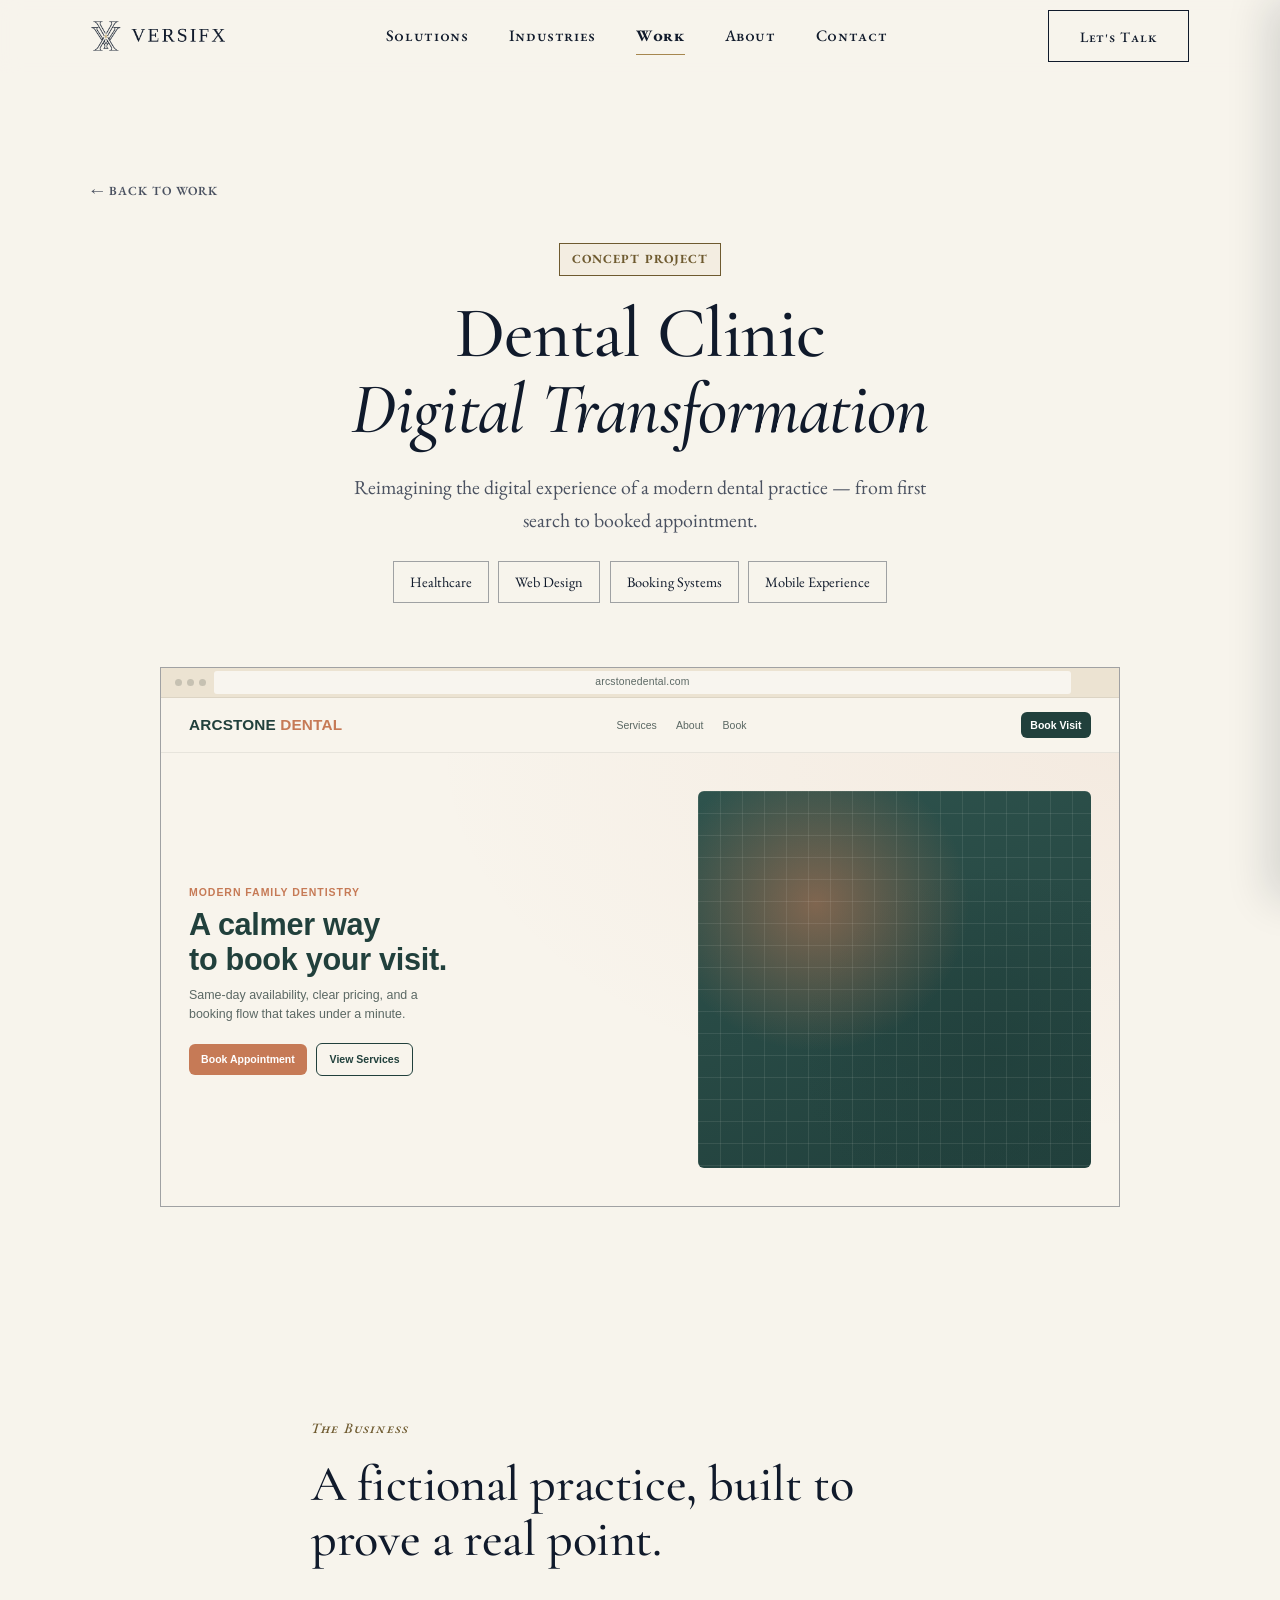
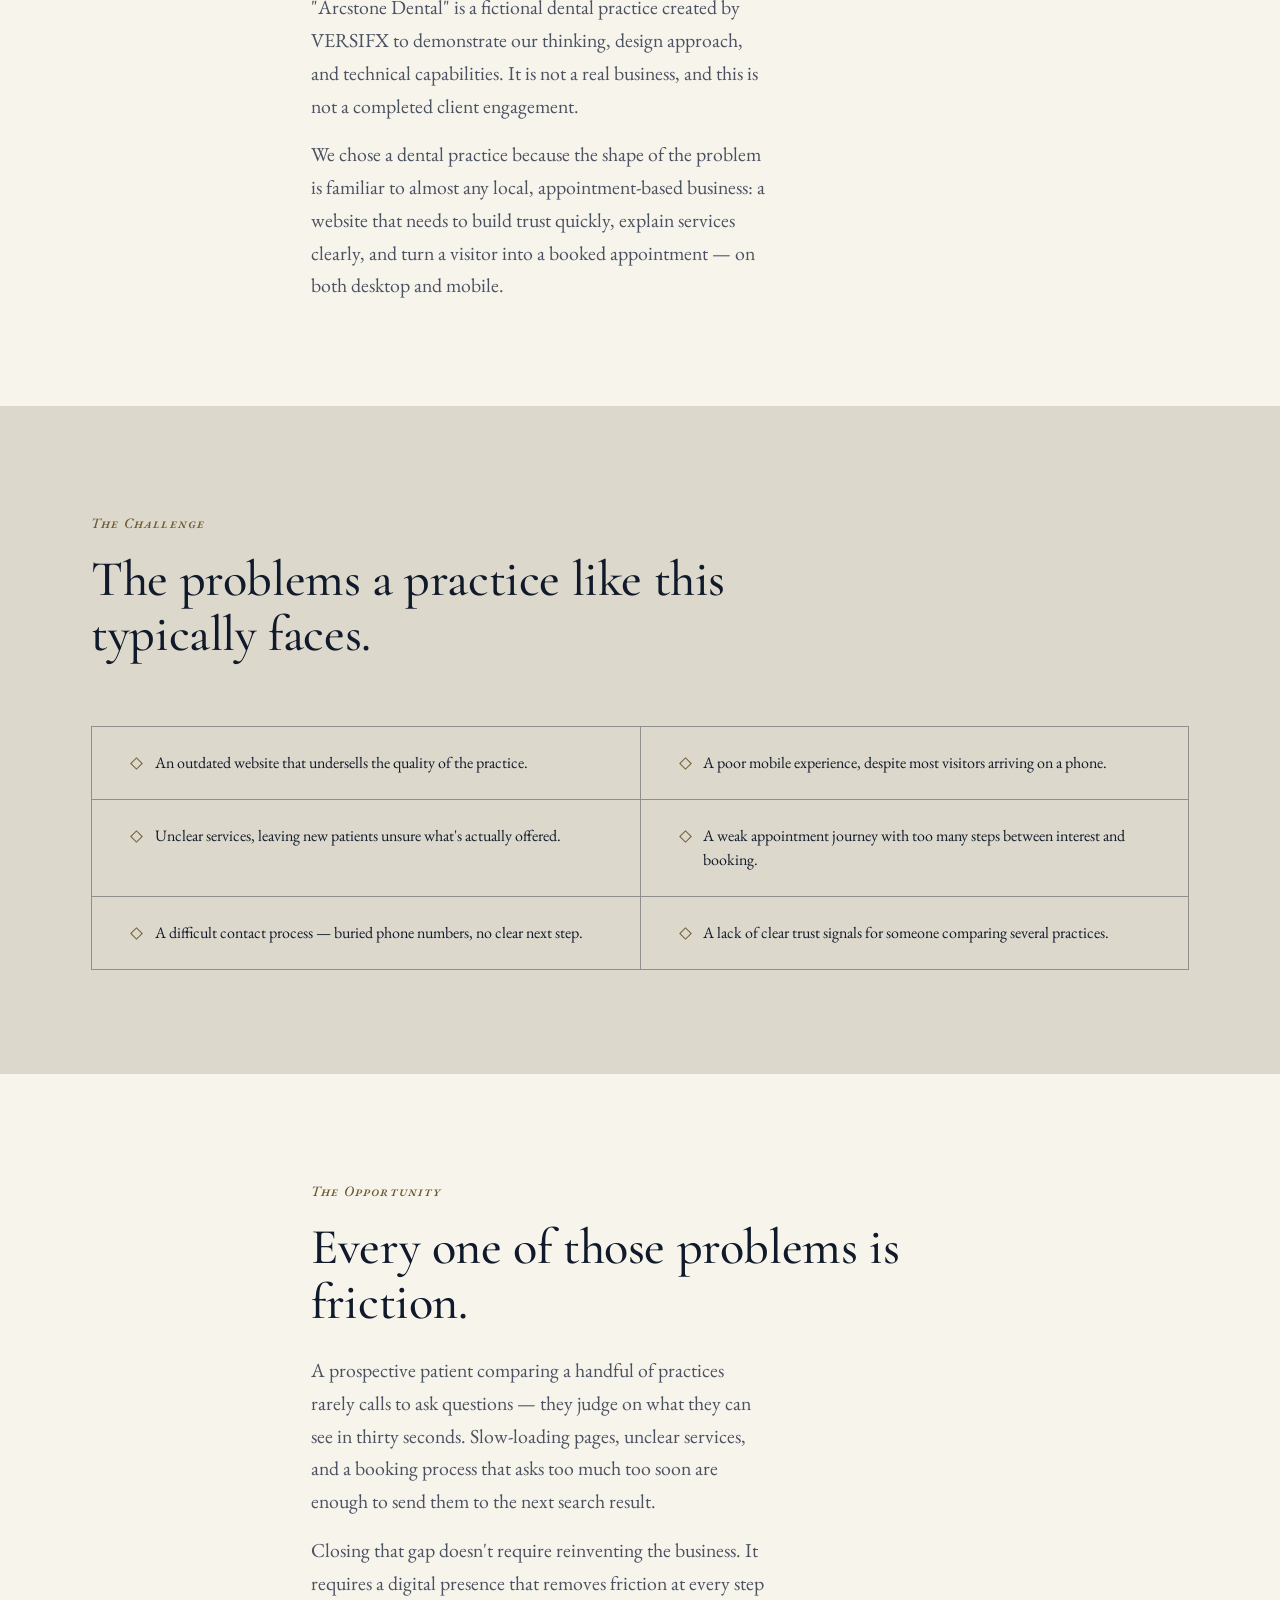
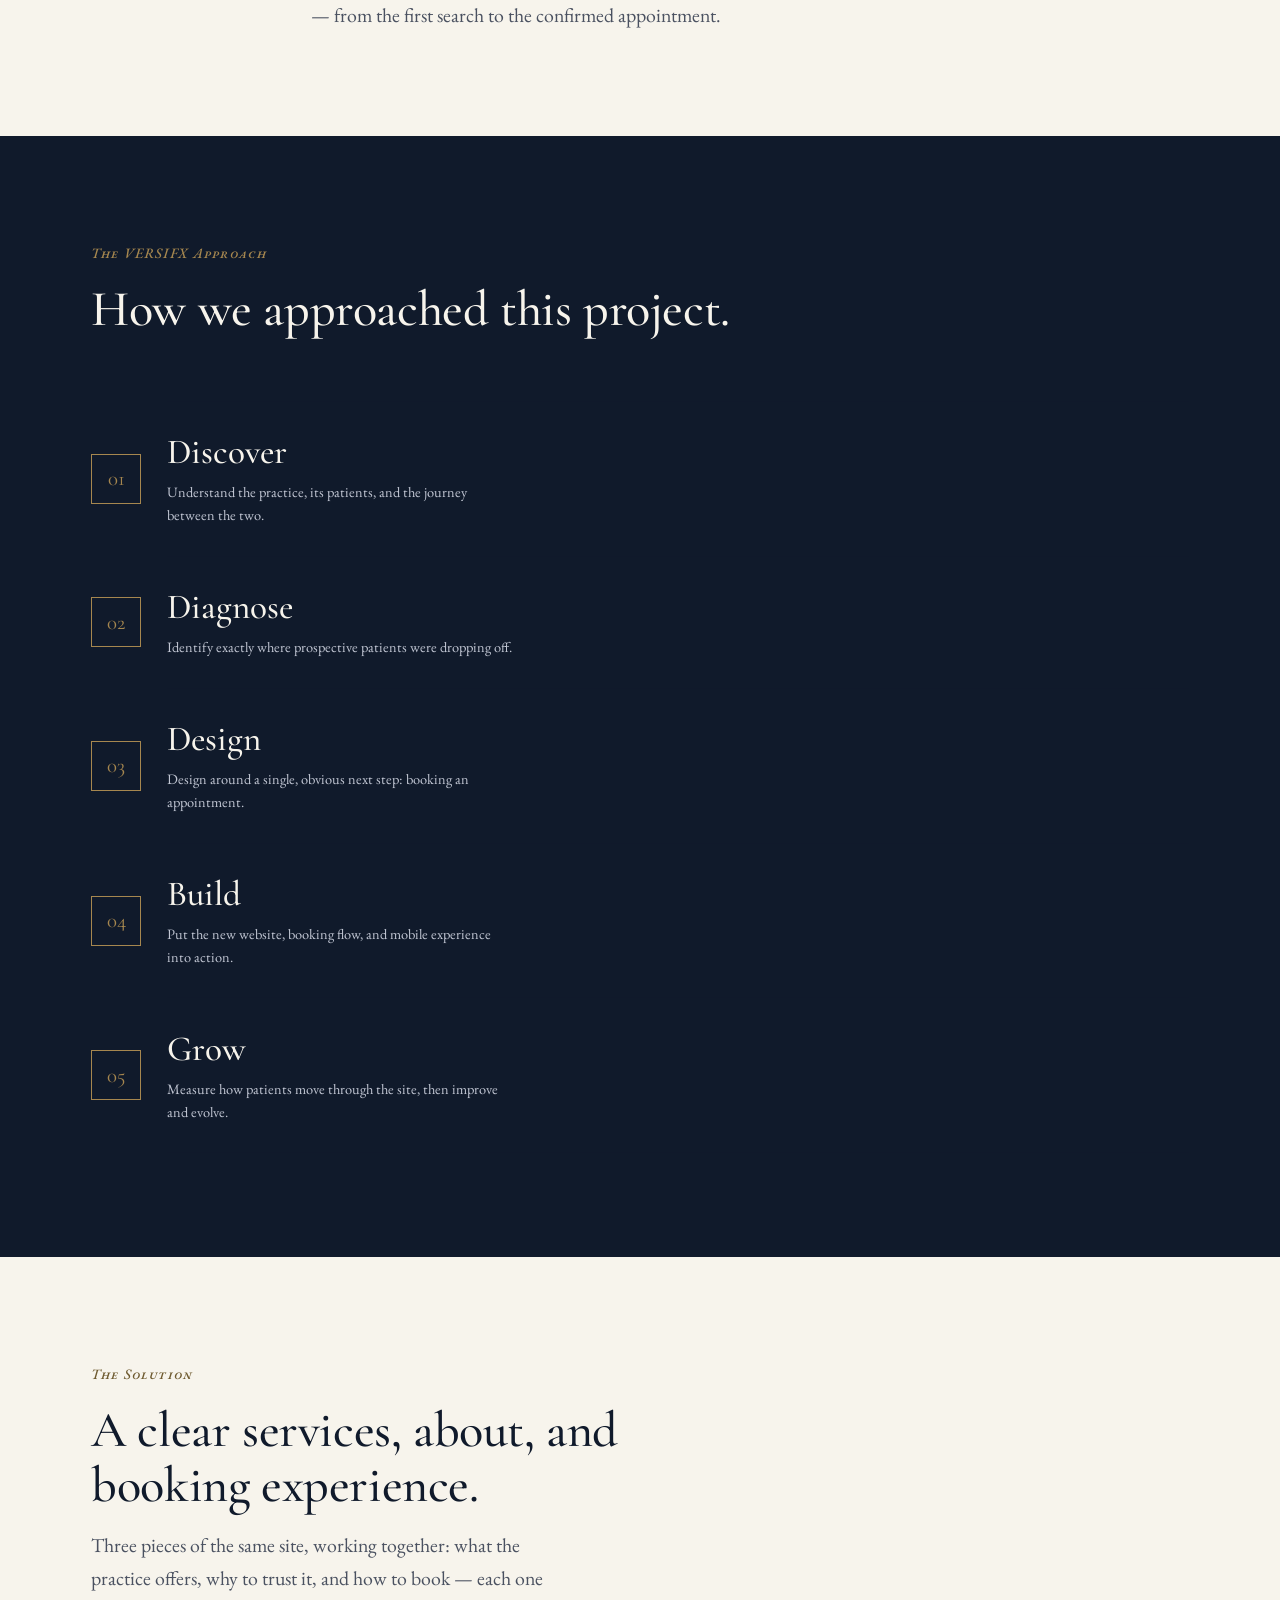
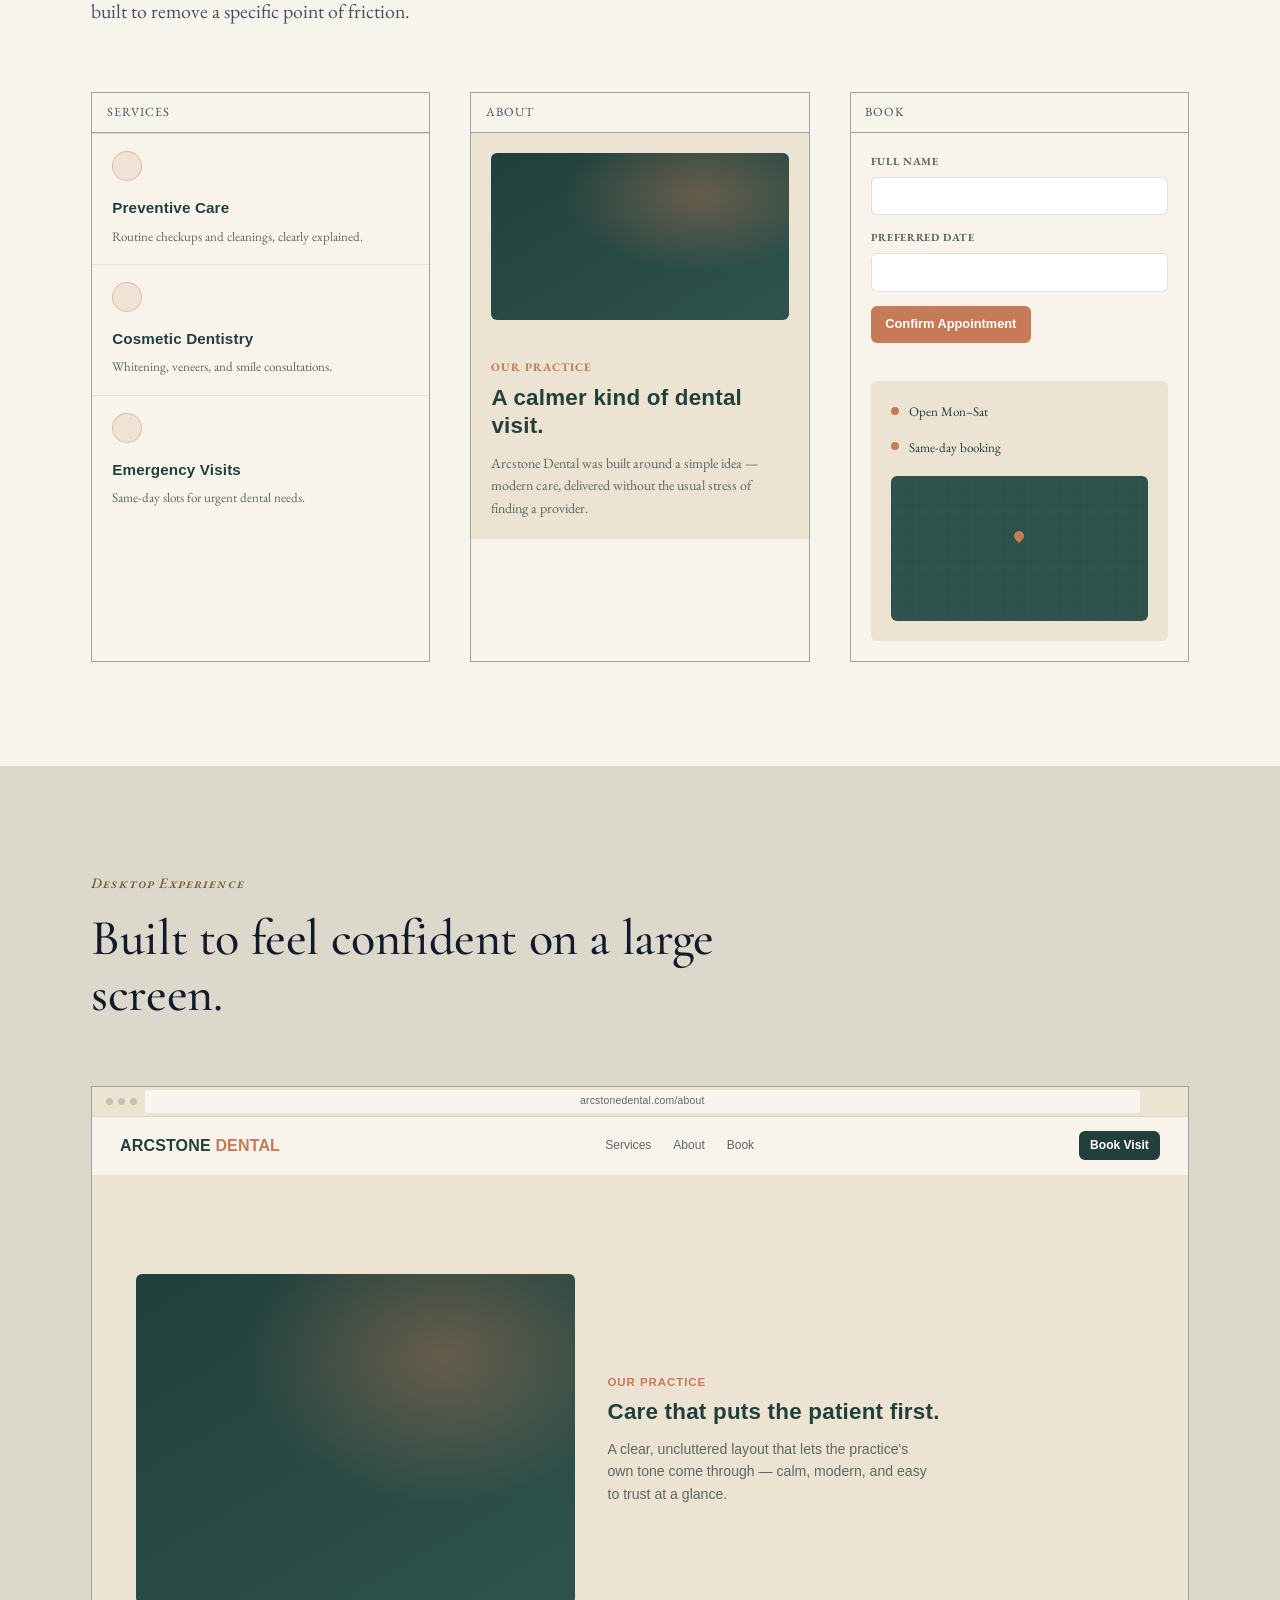
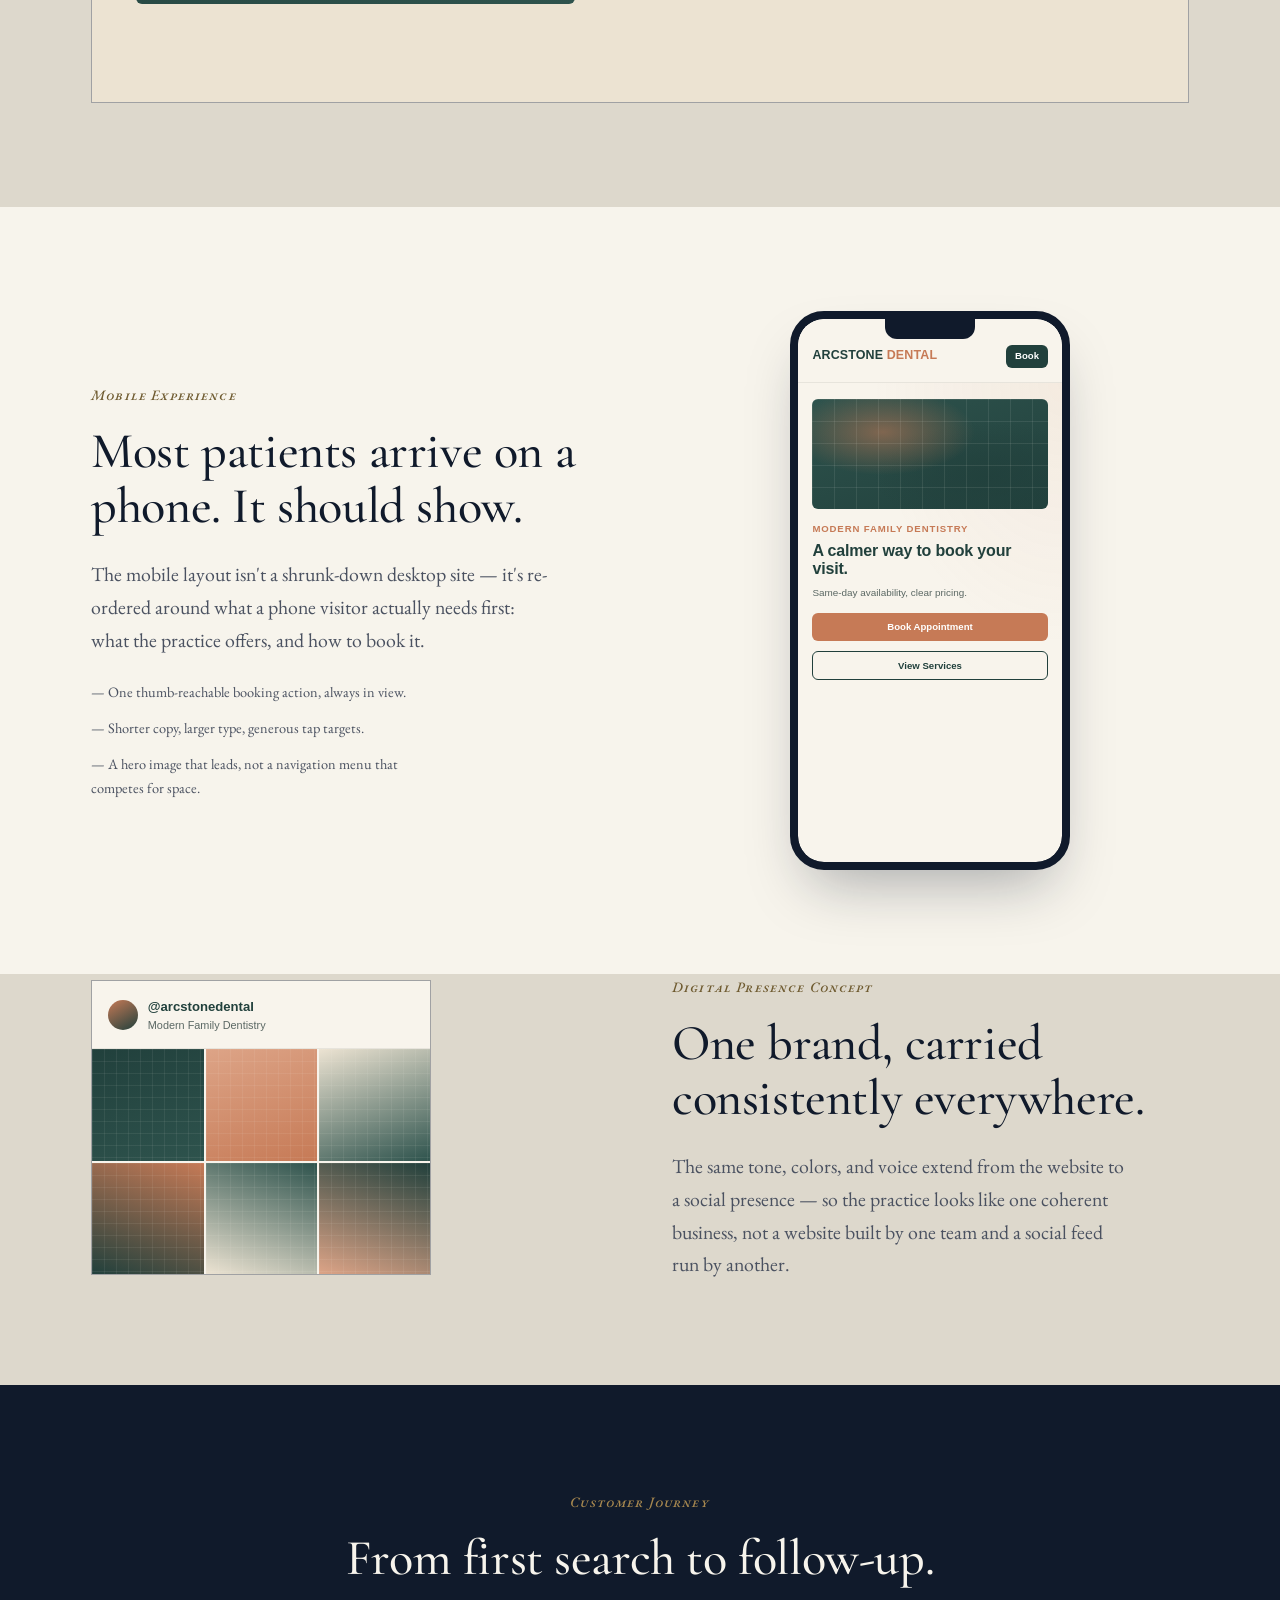
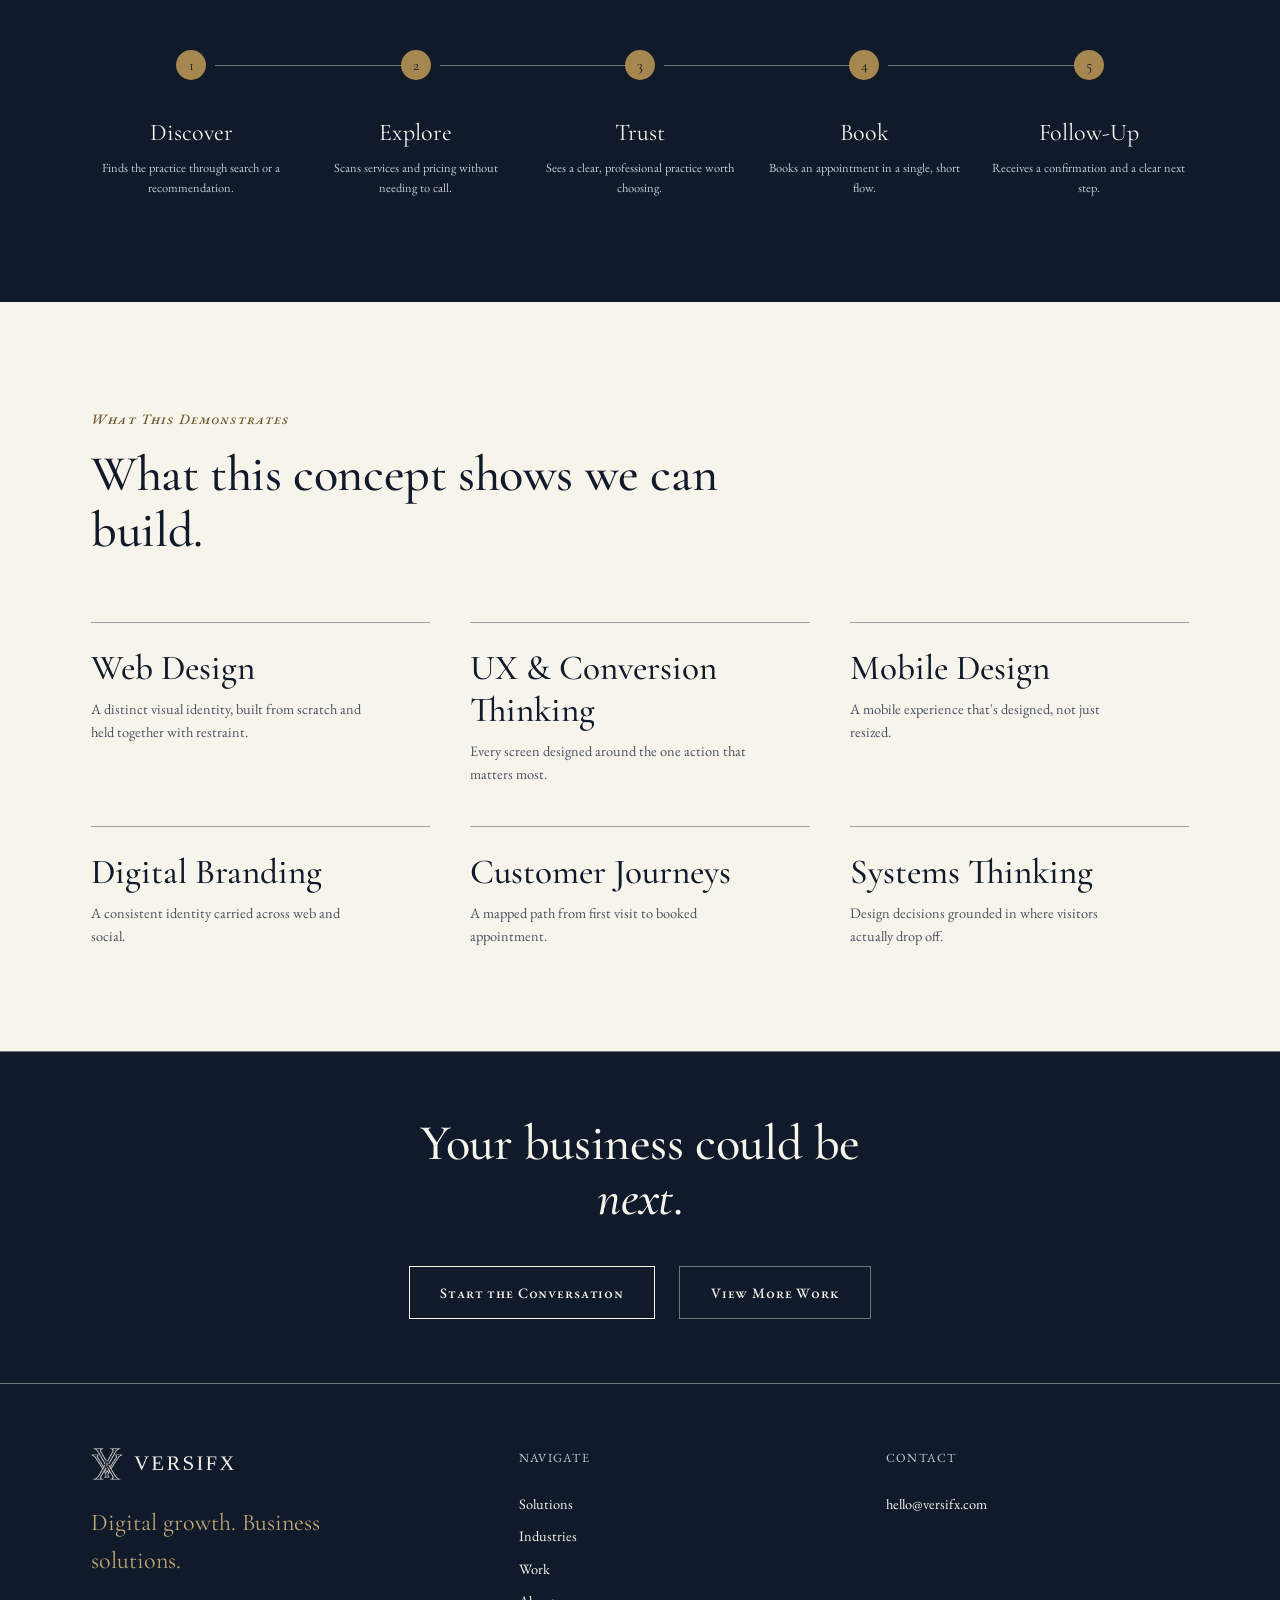
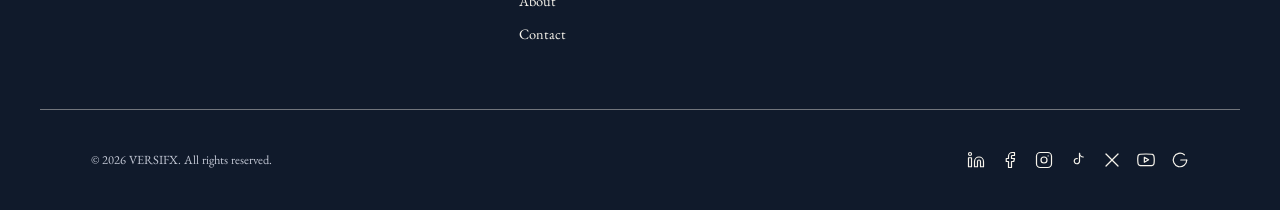
<file: work/dental-clinic.html>
<!DOCTYPE html>
<html lang="en">
<head>
<meta charset="UTF-8">
<meta name="viewport" content="width=device-width, initial-scale=1.0">
<title>Dental Clinic Digital Transformation — Concept Project — VERSIFX</title>
<meta name="description" content="A concept project demonstrating how VERSIFX approaches a modern dental practice's website, booking journey, and mobile experience from discovery to growth.">
<link rel="canonical" href="https://www.versifx.com/work/dental-clinic.html">
<meta property="og:type" content="website">
<meta property="og:title" content="Dental Clinic Digital Transformation — Concept Project — VERSIFX">
<meta property="og:description" content="A concept project demonstrating how VERSIFX approaches a modern dental practice's website, booking journey, and mobile experience from discovery to growth.">
<meta property="og:image" content="../assets/logo/versifx-logo-primary.png">
<link rel="icon" href="../assets/logo/favicon-512.png" type="image/png">
<link rel="preconnect" href="https://fonts.googleapis.com">
<link rel="preconnect" href="https://fonts.gstatic.com" crossorigin>
<link href="https://fonts.googleapis.com/css2?family=Cormorant+Garamond:ital,wght@0,400;0,500;0,600;1,400;1,500;1,600&family=EB+Garamond:ital,wght@0,400;0,500;0,600;1,400;1,500&display=swap" rel="stylesheet">
<link rel="stylesheet" href="../css/global.css">
<link rel="stylesheet" href="../css/components.css">
<link rel="stylesheet" href="../css/mockup.css">
<link rel="stylesheet" href="../css/responsive.css">
<script type="application/ld+json">
{
  "@context": "https://schema.org",
  "@graph": [
    {
      "@type": "Organization",
      "@id": "https://www.versifx.com/#organization",
      "name": "VERSIFX",
      "url": "https://www.versifx.com/",
      "logo": "https://www.versifx.com/assets/logo/versifx-logo-primary.png",
      "slogan": "Digital growth. Business solutions.",
      "description": "VERSIFX is a digital growth and business solutions company. It helps businesses build a stronger digital presence, attract customers, and create the systems that support sustainable growth.",
      "email": "hello@versifx.com"
    },
    {
      "@type": "CreativeWork",
      "name": "Dental Clinic Digital Transformation — Concept Project",
      "creator": { "@id": "https://www.versifx.com/#organization" },
      "about": "A conceptual demonstration of a modern dental practice website, booking flow, and mobile experience. Not a real client engagement.",
      "url": "https://www.versifx.com/work/dental-clinic.html"
    },
    {
      "@type": "BreadcrumbList",
      "itemListElement": [
        { "@type": "ListItem", "position": 1, "name": "Home", "item": "https://www.versifx.com/" },
        { "@type": "ListItem", "position": 2, "name": "Work", "item": "https://www.versifx.com/work.html" },
        { "@type": "ListItem", "position": 3, "name": "Dental Clinic Digital Transformation", "item": "https://www.versifx.com/work/dental-clinic.html" }
      ]
    }
  ]
}
</script>
</head>
<body>

<a class="skip-link" href="#main">Skip to content</a>

<header class="nav">
  <div class="container nav-inner">
    <a href="../index.html" class="nav-logo" aria-label="VERSIFX home">
      <img src="../assets/logo/versifx-logo-transparent.png" alt="VERSIFX">
    </a>
    <nav class="nav-links" aria-label="Primary">
      <a href="../solutions.html">Solutions</a>
      <a href="../industries.html">Industries</a>
      <a href="../work.html" aria-current="page">Work</a>
      <a href="../about.html">About</a>
      <a href="../contact.html">Contact</a>
    </nav>
    <div class="nav-actions">
      <a href="../contact.html" class="btn btn-primary">Let's Talk <span class="btn-arrow">→</span></a>
      <button class="nav-toggle" aria-label="Open menu" aria-expanded="false" aria-controls="mobile-menu">
        <span class="nav-toggle-lines" aria-hidden="true"><span></span><span></span></span>
        <span class="nav-toggle-label">Menu</span>
      </button>
    </div>
  </div>
</header>

<div class="mobile-menu-backdrop"></div>
<div class="mobile-menu" id="mobile-menu" aria-hidden="true" inert>
  <div class="mobile-menu-top">
    <img src="../assets/logo/versifx-mark-transparent.png" alt="VERSIFX" style="height:24px;">
    <button class="mobile-menu-close" aria-label="Close menu">
      <svg viewBox="0 0 24 24" fill="none" stroke="currentColor" stroke-width="1.25" width="20" height="20"><line x1="5" y1="5" x2="19" y2="19"/><line x1="19" y1="5" x2="5" y2="19"/></svg>
    </button>
  </div>
  <span class="eyebrow" style="margin-top:var(--space-lg); display:block;">Navigate</span>
  <nav class="mobile-menu-links" aria-label="Mobile">
    <a href="../solutions.html">Solutions</a>
    <a href="../industries.html">Industries</a>
    <a href="../work.html">Work</a>
    <a href="../about.html">About</a>
    <a href="../contact.html">Contact</a>
  </nav>
  <div class="mobile-menu-foot">hello@versifx.com</div>
</div>

<main id="main">

  <!-- HERO -->
  <section class="section section--light" style="padding-bottom:var(--space-lg);">
    <div class="container">
      <a href="../work.html" class="back-link">← Back to Work</a>
      <div class="page-hero" style="margin-top:var(--space-md);">
        <span class="badge badge--concept">Concept Project</span>
        <h1 class="h1" style="margin-top:1.25rem;">Dental Clinic<br><em>Digital Transformation</em></h1>
        <p class="lede" style="margin-inline:auto; margin-top:1.5rem; font-size:var(--fs-body-lg);">Reimagining the digital experience of a modern dental practice — from first search to booked appointment.</p>
        <div class="tag-row" style="justify-content:center; margin-top:1.5rem;">
          <span class="tag">Healthcare</span>
          <span class="tag">Web Design</span>
          <span class="tag">Booking Systems</span>
          <span class="tag">Mobile Experience</span>
        </div>
      </div>
    </div>
  </section>

  <section class="section section--light" style="padding-top:0;" data-reveal>
    <div class="container">
      <div class="device-frame browser-frame" style="aspect-ratio:16/9; max-width:960px; margin-inline:auto;">
        <div class="arc">
          <div class="browser-chrome">
            <span class="browser-dots"><span></span><span></span><span></span></span>
            <span class="browser-url">arcstonedental.com</span>
          </div>
          <div class="browser-body">
            <div class="arc-nav">
              <span class="arc-logo">ARCSTONE <em>DENTAL</em></span>
              <span class="arc-nav-links"><span>Services</span><span>About</span><span>Book</span></span>
              <span class="arc-nav-cta">Book Visit</span>
            </div>
            <div class="arc-hero">
              <div>
                <span class="arc-hero-eyebrow">Modern Family Dentistry</span>
                <h3>A calmer way<br>to book your visit.</h3>
                <p>Same-day availability, clear pricing, and a booking flow that takes under a minute.</p>
                <div class="arc-hero-actions">
                  <span class="arc-btn arc-btn--fill">Book Appointment</span>
                  <span class="arc-btn arc-btn--line">View Services</span>
                </div>
              </div>
              <div class="arc-hero-art"></div>
            </div>
          </div>
        </div>
      </div>
    </div>
  </section>

  <!-- THE BUSINESS -->
  <section class="section section--light" data-reveal>
    <div class="container container--narrow">
      <span class="eyebrow">The Business</span>
      <h2 class="h2" style="margin-top:1rem;">A fictional practice, built to prove a real point.</h2>
      <p class="lede" style="margin-top:1.5rem; font-size:var(--fs-body-lg);">"Arcstone Dental" is a fictional dental practice created by VERSIFX to demonstrate our thinking, design approach, and technical capabilities. It is not a real business, and this is not a completed client engagement.</p>
      <p class="lede" style="margin-top:1rem;">We chose a dental practice because the shape of the problem is familiar to almost any local, appointment-based business: a website that needs to build trust quickly, explain services clearly, and turn a visitor into a booked appointment — on both desktop and mobile.</p>
    </div>
  </section>

  <!-- THE CHALLENGE -->
  <section class="section section--stone" data-reveal>
    <div class="container">
      <div class="section-head">
        <span class="eyebrow">The Challenge</span>
        <h2 class="h2" style="margin-top:1rem;">The problems a practice like this typically faces.</h2>
      </div>
      <div class="challenge-grid">
        <div class="challenge-item">
          <span class="challenge-item-mark" aria-hidden="true"></span>
          <p>An outdated website that undersells the quality of the practice.</p>
        </div>
        <div class="challenge-item">
          <span class="challenge-item-mark" aria-hidden="true"></span>
          <p>A poor mobile experience, despite most visitors arriving on a phone.</p>
        </div>
        <div class="challenge-item">
          <span class="challenge-item-mark" aria-hidden="true"></span>
          <p>Unclear services, leaving new patients unsure what's actually offered.</p>
        </div>
        <div class="challenge-item">
          <span class="challenge-item-mark" aria-hidden="true"></span>
          <p>A weak appointment journey with too many steps between interest and booking.</p>
        </div>
        <div class="challenge-item">
          <span class="challenge-item-mark" aria-hidden="true"></span>
          <p>A difficult contact process — buried phone numbers, no clear next step.</p>
        </div>
        <div class="challenge-item">
          <span class="challenge-item-mark" aria-hidden="true"></span>
          <p>A lack of clear trust signals for someone comparing several practices.</p>
        </div>
      </div>
    </div>
  </section>

  <!-- THE OPPORTUNITY -->
  <section class="section section--light" data-reveal>
    <div class="container container--narrow">
      <span class="eyebrow">The Opportunity</span>
      <h2 class="h2" style="margin-top:1rem;">Every one of those problems is friction.</h2>
      <p class="lede" style="margin-top:1.5rem; font-size:var(--fs-body-lg);">A prospective patient comparing a handful of practices rarely calls to ask questions — they judge on what they can see in thirty seconds. Slow-loading pages, unclear services, and a booking process that asks too much too soon are enough to send them to the next search result.</p>
      <p class="lede" style="margin-top:1rem;">Closing that gap doesn't require reinventing the business. It requires a digital presence that removes friction at every step — from the first search to the confirmed appointment.</p>
    </div>
  </section>

  <!-- THE VERSIFX APPROACH -->
  <section class="section section--dark" data-reveal>
    <div class="container">
      <div class="section-head">
        <span class="eyebrow">The VERSIFX Approach</span>
        <h2 class="h2" style="margin-top:1rem; color:var(--color-ivory);">How we approached this project.</h2>
      </div>
      <div class="method-steps method-steps--signature">
        <div class="method-step">
          <span class="method-step-num">01</span>
          <h3 class="method-step-title">Discover</h3>
          <p class="method-step-desc">Understand the practice, its patients, and the journey between the two.</p>
        </div>
        <div class="method-step">
          <span class="method-step-num">02</span>
          <h3 class="method-step-title">Diagnose</h3>
          <p class="method-step-desc">Identify exactly where prospective patients were dropping off.</p>
        </div>
        <div class="method-step">
          <span class="method-step-num">03</span>
          <h3 class="method-step-title">Design</h3>
          <p class="method-step-desc">Design around a single, obvious next step: booking an appointment.</p>
        </div>
        <div class="method-step">
          <span class="method-step-num">04</span>
          <h3 class="method-step-title">Build</h3>
          <p class="method-step-desc">Put the new website, booking flow, and mobile experience into action.</p>
        </div>
        <div class="method-step">
          <span class="method-step-num">05</span>
          <h3 class="method-step-title">Grow</h3>
          <p class="method-step-desc">Measure how patients move through the site, then improve and evolve.</p>
        </div>
      </div>
    </div>
  </section>

  <!-- THE SOLUTION -->
  <section class="section section--light" data-reveal>
    <div class="container">
      <div class="section-head">
        <span class="eyebrow">The Solution</span>
        <h2 class="h2" style="margin-top:1rem;">A clear services, about, and booking experience.</h2>
        <p class="lede" style="margin-top:1rem;">Three pieces of the same site, working together: what the practice offers, why to trust it, and how to book — each one built to remove a specific point of friction.</p>
      </div>
      <div class="grid grid-3">
        <div class="mockup-tile">
          <div class="mockup-tile-label"><span>Services</span></div>
          <div class="arc-service-grid">
            <div class="arc-service">
              <div class="arc-service-mark" aria-hidden="true"></div>
              <h4>Preventive Care</h4>
              <p>Routine checkups and cleanings, clearly explained.</p>
            </div>
            <div class="arc-service">
              <div class="arc-service-mark" aria-hidden="true"></div>
              <h4>Cosmetic Dentistry</h4>
              <p>Whitening, veneers, and smile consultations.</p>
            </div>
            <div class="arc-service">
              <div class="arc-service-mark" aria-hidden="true"></div>
              <h4>Emergency Visits</h4>
              <p>Same-day slots for urgent dental needs.</p>
            </div>
          </div>
        </div>
        <div class="mockup-tile">
          <div class="mockup-tile-label"><span>About</span></div>
          <div class="arc-about">
            <div class="arc-about-art"></div>
            <div>
              <span class="arc-about-eyebrow">Our Practice</span>
              <h4>A calmer kind of dental visit.</h4>
              <p>Arcstone Dental was built around a simple idea — modern care, delivered without the usual stress of finding a provider.</p>
            </div>
          </div>
        </div>
        <div class="mockup-tile">
          <div class="mockup-tile-label"><span>Book</span></div>
          <div class="arc-contact">
            <div>
              <div class="arc-field">
                <span class="arc-field-label">Full Name</span>
                <div class="arc-field-input"></div>
              </div>
              <div class="arc-field">
                <span class="arc-field-label">Preferred Date</span>
                <div class="arc-field-input"></div>
              </div>
              <span class="arc-btn arc-btn--fill">Confirm Appointment</span>
            </div>
            <div class="arc-contact-side">
              <div class="arc-contact-row"><span class="arc-contact-row-mark" aria-hidden="true"></span> Open Mon–Sat</div>
              <div class="arc-contact-row"><span class="arc-contact-row-mark" aria-hidden="true"></span> Same-day booking</div>
              <div class="arc-contact-map"></div>
            </div>
          </div>
        </div>
      </div>
    </div>
  </section>

  <!-- DESKTOP EXPERIENCE -->
  <section class="section section--stone" data-reveal>
    <div class="container">
      <div class="section-head">
        <span class="eyebrow">Desktop Experience</span>
        <h2 class="h2" style="margin-top:1rem;">Built to feel confident on a large screen.</h2>
      </div>
      <div class="device-frame browser-frame" style="aspect-ratio:16/9;">
        <div class="arc">
          <div class="browser-chrome">
            <span class="browser-dots"><span></span><span></span><span></span></span>
            <span class="browser-url">arcstonedental.com/about</span>
          </div>
          <div class="browser-body">
            <div class="arc-nav">
              <span class="arc-logo">ARCSTONE <em>DENTAL</em></span>
              <span class="arc-nav-links"><span>Services</span><span>About</span><span>Book</span></span>
              <span class="arc-nav-cta">Book Visit</span>
            </div>
            <div class="arc-about" style="flex:1;">
              <div class="arc-about-art"></div>
              <div>
                <span class="arc-about-eyebrow">Our Practice</span>
                <h4>Care that puts the patient first.</h4>
                <p>A clear, uncluttered layout that lets the practice's own tone come through — calm, modern, and easy to trust at a glance.</p>
              </div>
            </div>
          </div>
        </div>
      </div>
    </div>
  </section>

  <!-- MOBILE EXPERIENCE -->
  <section class="section section--light" data-reveal>
    <div class="container">
      <div class="grid" style="grid-template-columns:1fr 1fr; align-items:center; gap:var(--space-lg);">
        <div>
          <span class="eyebrow">Mobile Experience</span>
          <h2 class="h2" style="margin-top:1rem;">Most patients arrive on a phone. It should show.</h2>
          <p class="lede" style="margin-top:1.5rem;">The mobile layout isn't a shrunk-down desktop site — it's re-ordered around what a phone visitor actually needs first: what the practice offers, and how to book it.</p>
          <ul style="margin-top:1.5rem; display:flex; flex-direction:column; gap:0.75rem;">
            <li class="lede" style="font-size:var(--fs-sm);">— One thumb-reachable booking action, always in view.</li>
            <li class="lede" style="font-size:var(--fs-sm);">— Shorter copy, larger type, generous tap targets.</li>
            <li class="lede" style="font-size:var(--fs-sm);">— A hero image that leads, not a navigation menu that competes for space.</li>
          </ul>
        </div>
        <div class="phone-frame">
          <div class="arc">
            <div class="arc-nav">
              <span class="arc-logo">ARCSTONE <em>DENTAL</em></span>
              <span class="arc-nav-cta">Book</span>
            </div>
            <div class="arc-hero">
              <div class="arc-hero-art"></div>
              <div>
                <span class="arc-hero-eyebrow">Modern Family Dentistry</span>
                <h3>A calmer way to book your visit.</h3>
                <p>Same-day availability, clear pricing.</p>
                <div class="arc-hero-actions">
                  <span class="arc-btn arc-btn--fill">Book Appointment</span>
                  <span class="arc-btn arc-btn--line">View Services</span>
                </div>
              </div>
            </div>
          </div>
        </div>
      </div>
    </div>
  </section>

  <!-- DIGITAL PRESENCE CONCEPT -->
  <section class="section section--stone" style="padding-top:0;" data-reveal>
    <div class="container">
      <div class="grid" style="grid-template-columns:1fr 1fr; align-items:center; gap:var(--space-lg);">
        <div class="social-mock" style="max-width:340px;">
          <div class="social-mock-head">
            <div class="social-mock-avatar" aria-hidden="true"></div>
            <div>
              <div class="social-mock-handle">@arcstonedental</div>
              <div class="social-mock-sub">Modern Family Dentistry</div>
            </div>
          </div>
          <div class="social-mock-grid">
            <div class="social-mock-post"></div>
            <div class="social-mock-post"></div>
            <div class="social-mock-post"></div>
            <div class="social-mock-post"></div>
            <div class="social-mock-post"></div>
            <div class="social-mock-post"></div>
          </div>
        </div>
        <div>
          <span class="eyebrow">Digital Presence Concept</span>
          <h2 class="h2" style="margin-top:1rem;">One brand, carried consistently everywhere.</h2>
          <p class="lede" style="margin-top:1.5rem;">The same tone, colors, and voice extend from the website to a social presence — so the practice looks like one coherent business, not a website built by one team and a social feed run by another.</p>
        </div>
      </div>
    </div>
  </section>

  <!-- CUSTOMER JOURNEY -->
  <section class="section section--dark" data-reveal>
    <div class="container">
      <div class="section-head section-head--center" style="margin-inline:auto;">
        <span class="eyebrow">Customer Journey</span>
        <h2 class="h2" style="margin-top:1rem; color:var(--color-ivory);">From first search to follow-up.</h2>
      </div>
      <div class="journey-strip">
        <div class="journey-step">
          <span class="journey-step-num">1</span>
          <div class="journey-step-label">Discover</div>
          <p class="journey-step-desc">Finds the practice through search or a recommendation.</p>
        </div>
        <div class="journey-step">
          <span class="journey-step-num">2</span>
          <div class="journey-step-label">Explore</div>
          <p class="journey-step-desc">Scans services and pricing without needing to call.</p>
        </div>
        <div class="journey-step">
          <span class="journey-step-num">3</span>
          <div class="journey-step-label">Trust</div>
          <p class="journey-step-desc">Sees a clear, professional practice worth choosing.</p>
        </div>
        <div class="journey-step">
          <span class="journey-step-num">4</span>
          <div class="journey-step-label">Book</div>
          <p class="journey-step-desc">Books an appointment in a single, short flow.</p>
        </div>
        <div class="journey-step">
          <span class="journey-step-num">5</span>
          <div class="journey-step-label">Follow-Up</div>
          <p class="journey-step-desc">Receives a confirmation and a clear next step.</p>
        </div>
      </div>
    </div>
  </section>

  <!-- WHAT THIS DEMONSTRATES -->
  <section class="section section--light" data-reveal>
    <div class="container">
      <div class="section-head">
        <span class="eyebrow">What This Demonstrates</span>
        <h2 class="h2" style="margin-top:1rem;">What this concept shows we can build.</h2>
      </div>
      <div class="grid grid-3">
        <div class="principle">
          <h3 class="h3 principle-title">Web Design</h3>
          <p class="principle-desc">A distinct visual identity, built from scratch and held together with restraint.</p>
        </div>
        <div class="principle">
          <h3 class="h3 principle-title">UX &amp; Conversion Thinking</h3>
          <p class="principle-desc">Every screen designed around the one action that matters most.</p>
        </div>
        <div class="principle">
          <h3 class="h3 principle-title">Mobile Design</h3>
          <p class="principle-desc">A mobile experience that's designed, not just resized.</p>
        </div>
        <div class="principle">
          <h3 class="h3 principle-title">Digital Branding</h3>
          <p class="principle-desc">A consistent identity carried across web and social.</p>
        </div>
        <div class="principle">
          <h3 class="h3 principle-title">Customer Journeys</h3>
          <p class="principle-desc">A mapped path from first visit to booked appointment.</p>
        </div>
        <div class="principle">
          <h3 class="h3 principle-title">Systems Thinking</h3>
          <p class="principle-desc">Design decisions grounded in where visitors actually drop off.</p>
        </div>
      </div>
    </div>
  </section>

  <!-- FINAL CTA -->
  <section class="cta-band" data-reveal>
    <div class="container">
      <h2 class="h2">Your business could be <em>next</em>.</h2>
      <div class="cta-band-actions">
        <a href="../contact.html" class="btn btn-on-dark">Start the Conversation <span class="btn-arrow">→</span></a>
        <a href="../work.html" class="btn btn-ghost-on-dark">View More Work</a>
      </div>
    </div>
  </section>

</main>

<footer class="footer">
  <div class="container footer-top">
    <div class="footer-brand">
      <img src="../assets/logo/versifx-logo-reverse.png" alt="VERSIFX">
      <p class="footer-tagline">Digital growth. Business solutions.</p>
    </div>
    <div>
      <div class="footer-heading">Navigate</div>
      <nav class="footer-links" aria-label="Footer">
        <a href="../solutions.html">Solutions</a>
        <a href="../industries.html">Industries</a>
        <a href="../work.html">Work</a>
        <a href="../about.html">About</a>
        <a href="../contact.html">Contact</a>
      </nav>
    </div>
    <div>
      <div class="footer-heading">Contact</div>
      <div class="footer-links">
        <a href="mailto:hello@versifx.com">hello@versifx.com</a>
      </div>
    </div>
  </div>
  <div class="container footer-bottom">
    <span>© <span data-year>2026</span> VERSIFX. All rights reserved.</span>
    <div class="footer-social">
      <a href="#" class="social-icon" aria-label="LinkedIn"><svg viewBox="0 0 24 24" fill="none" stroke="currentColor" stroke-width="1.6" stroke-linecap="round" stroke-linejoin="round"><path d="M16 8a6 6 0 0 1 6 6v7h-4v-7a2 2 0 0 0-2-2 2 2 0 0 0-2 2v7h-4v-7a6 6 0 0 1 6-6z"/><rect x="2" y="9" width="4" height="12"/><circle cx="4" cy="4" r="2"/></svg></a>
      <a href="#" class="social-icon" aria-label="Facebook"><svg viewBox="0 0 24 24" fill="none" stroke="currentColor" stroke-width="1.6" stroke-linecap="round" stroke-linejoin="round"><path d="M18 2h-3a5 5 0 0 0-5 5v3H7v4h3v8h4v-8h3l1-4h-4V7a1 1 0 0 1 1-1h3z"/></svg></a>
      <a href="#" class="social-icon" aria-label="Instagram"><svg viewBox="0 0 24 24" fill="none" stroke="currentColor" stroke-width="1.6" stroke-linecap="round" stroke-linejoin="round"><rect x="2" y="2" width="20" height="20" rx="5"/><circle cx="12" cy="12" r="4"/><line x1="17.5" y1="6.5" x2="17.51" y2="6.5"/></svg></a>
      <a href="#" class="social-icon" aria-label="TikTok"><svg viewBox="0 0 24 24" fill="none" stroke="currentColor" stroke-width="1.6" stroke-linecap="round" stroke-linejoin="round"><path d="M14 3v10.5a3.5 3.5 0 1 1-3-3.46"/><path d="M14 3a5 5 0 0 0 5 5"/></svg></a>
      <a href="#" class="social-icon" aria-label="Twitter"><svg viewBox="0 0 24 24" fill="none" stroke="currentColor" stroke-width="1.6" stroke-linecap="round" stroke-linejoin="round"><line x1="4" y1="4" x2="20" y2="20"/><line x1="20" y1="4" x2="4" y2="20"/></svg></a>
      <a href="#" class="social-icon" aria-label="YouTube"><svg viewBox="0 0 24 24" fill="none" stroke="currentColor" stroke-width="1.6" stroke-linecap="round" stroke-linejoin="round"><path d="M22.5 6.4a2.8 2.8 0 0 0-2-2C18.9 4 12 4 12 4s-6.9 0-8.6.5a2.8 2.8 0 0 0-2 2A29 29 0 0 0 1 11.8a29 29 0 0 0 .5 5.3 2.8 2.8 0 0 0 2 2c1.6.5 8.5.5 8.5.5s6.9 0 8.6-.5a2.8 2.8 0 0 0 2-2 29 29 0 0 0 .4-5.3 29 29 0 0 0-.5-5.4z"/><polygon points="9.8 15 15.5 11.8 9.8 8.5 9.8 15"/></svg></a>
      <a href="#" class="social-icon" aria-label="Google"><svg viewBox="0 0 24 24" fill="none" stroke="currentColor" stroke-width="1.6" stroke-linecap="round" stroke-linejoin="round"><path d="M21 12a9 9 0 1 1-3.2-6.9"/><path d="M21 12h-8"/></svg></a>
    </div>
  </div>
</footer>

<script src="../js/main.js"></script>
</body>
</html>
</file>
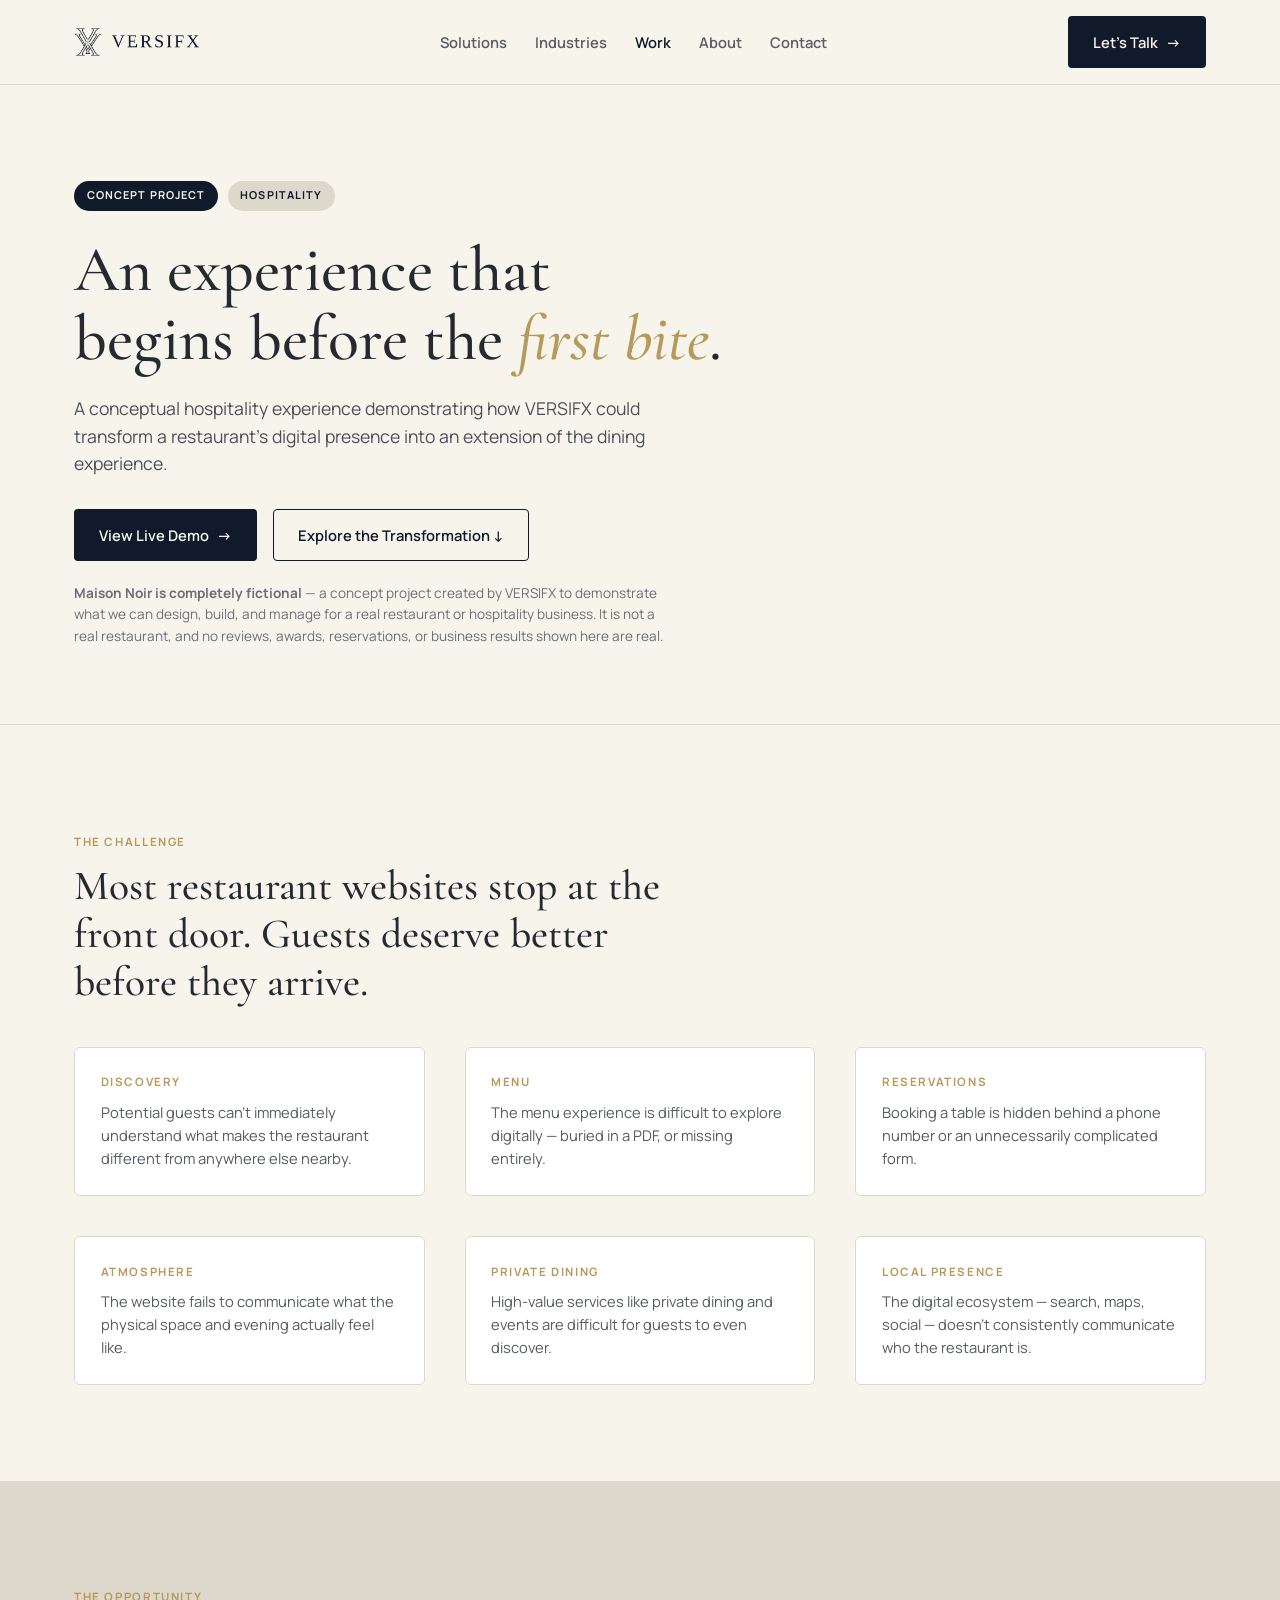
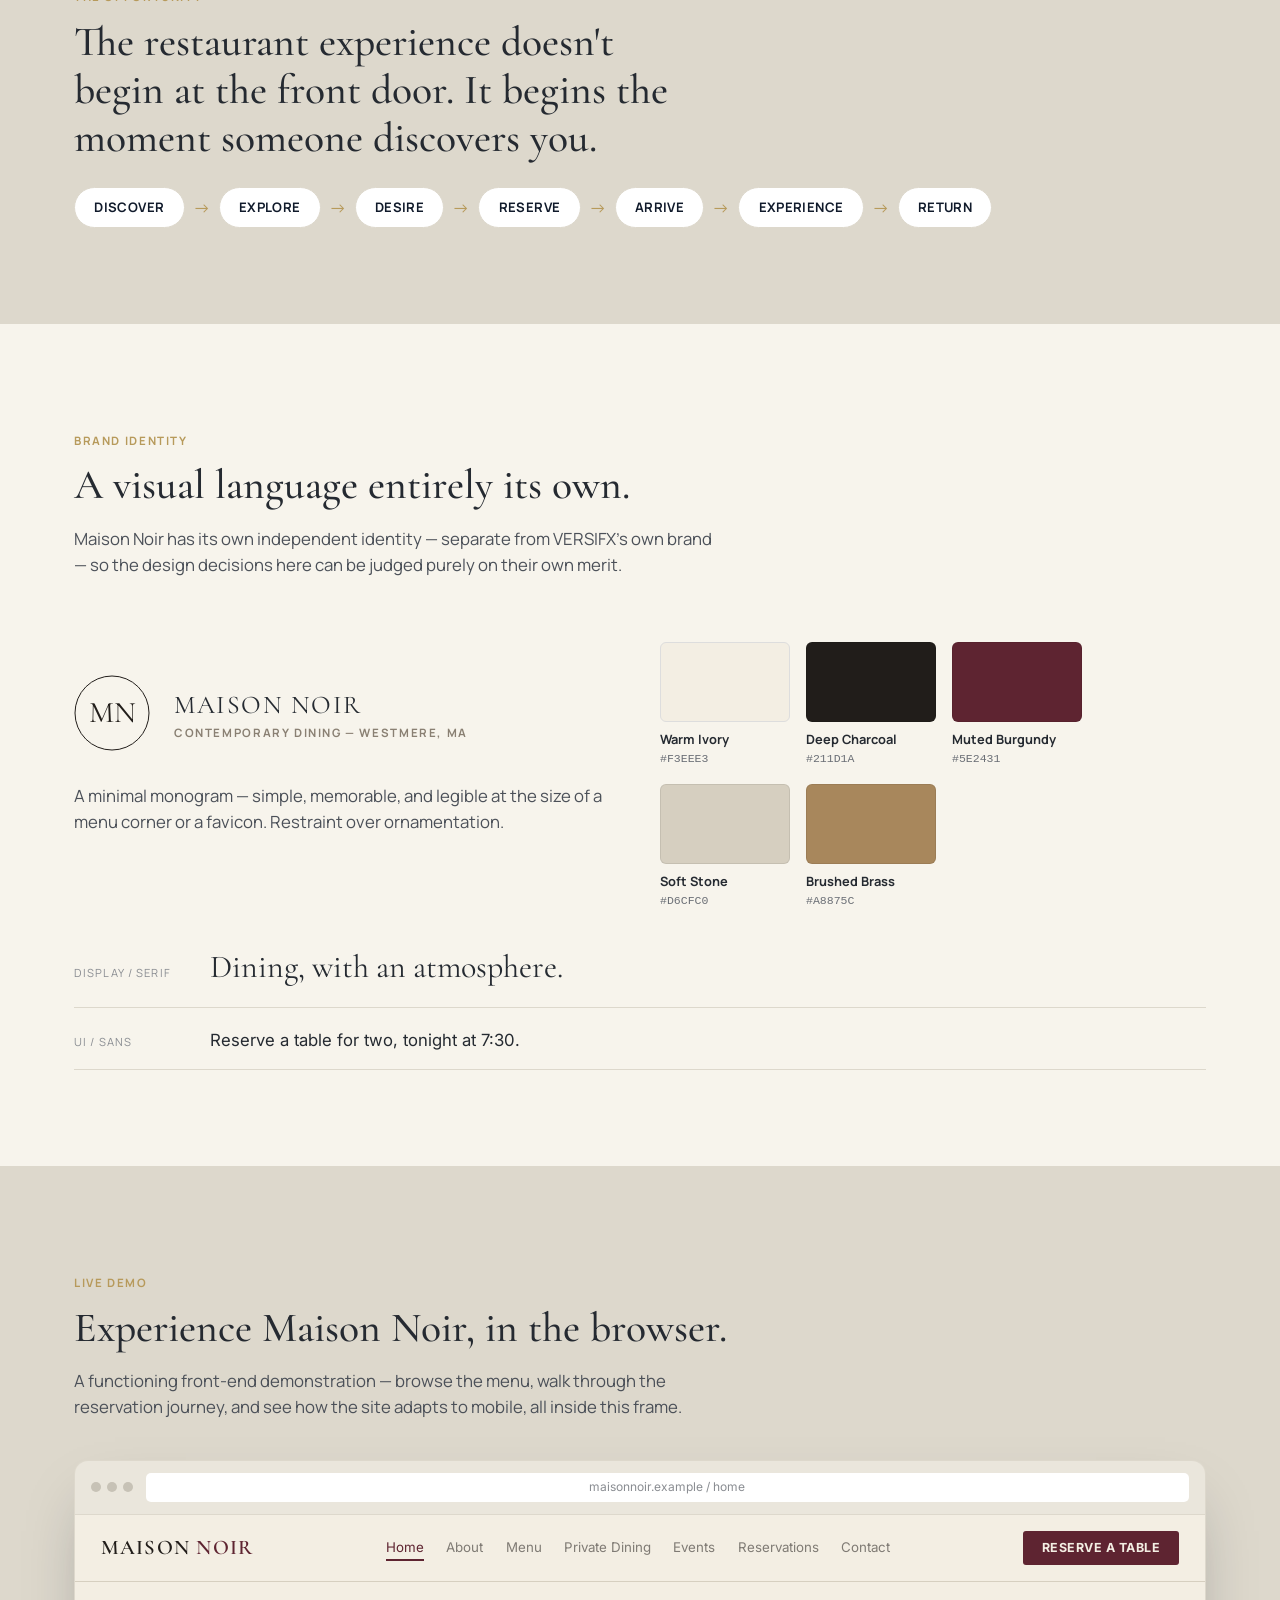
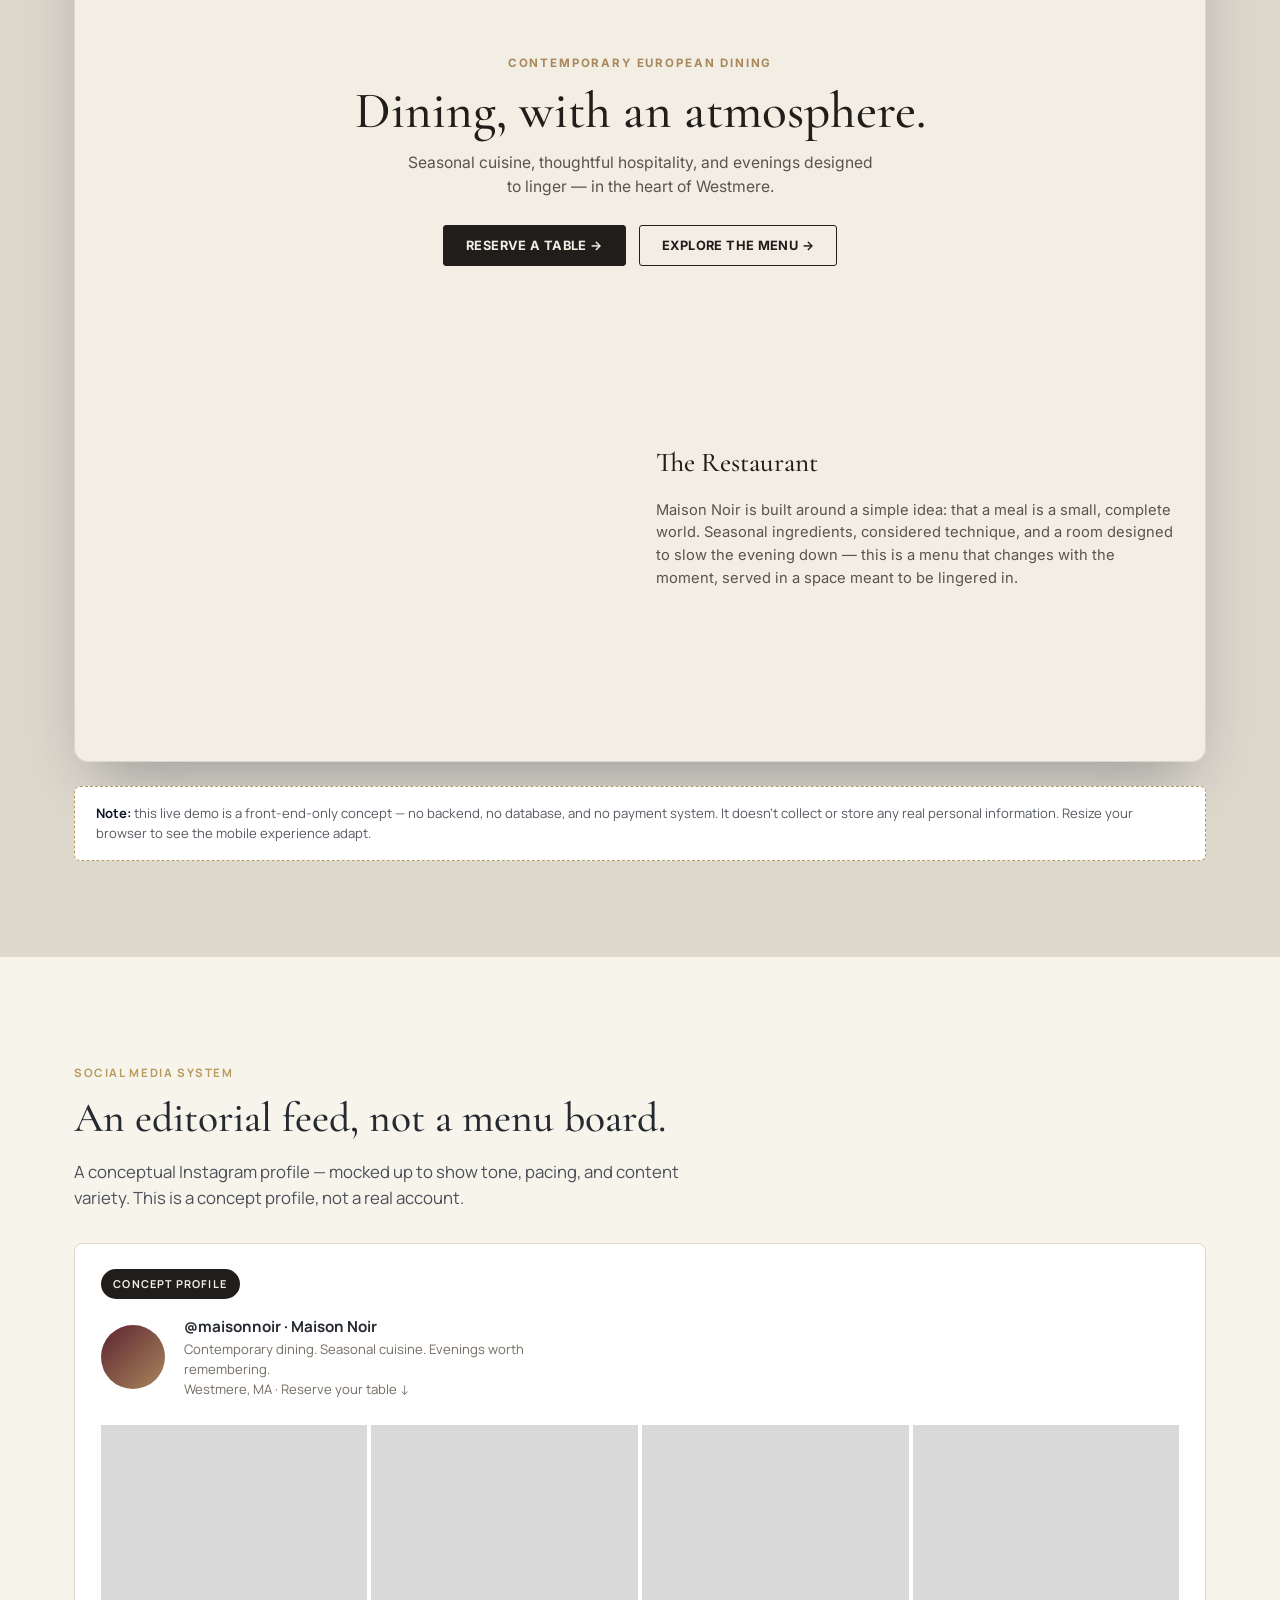
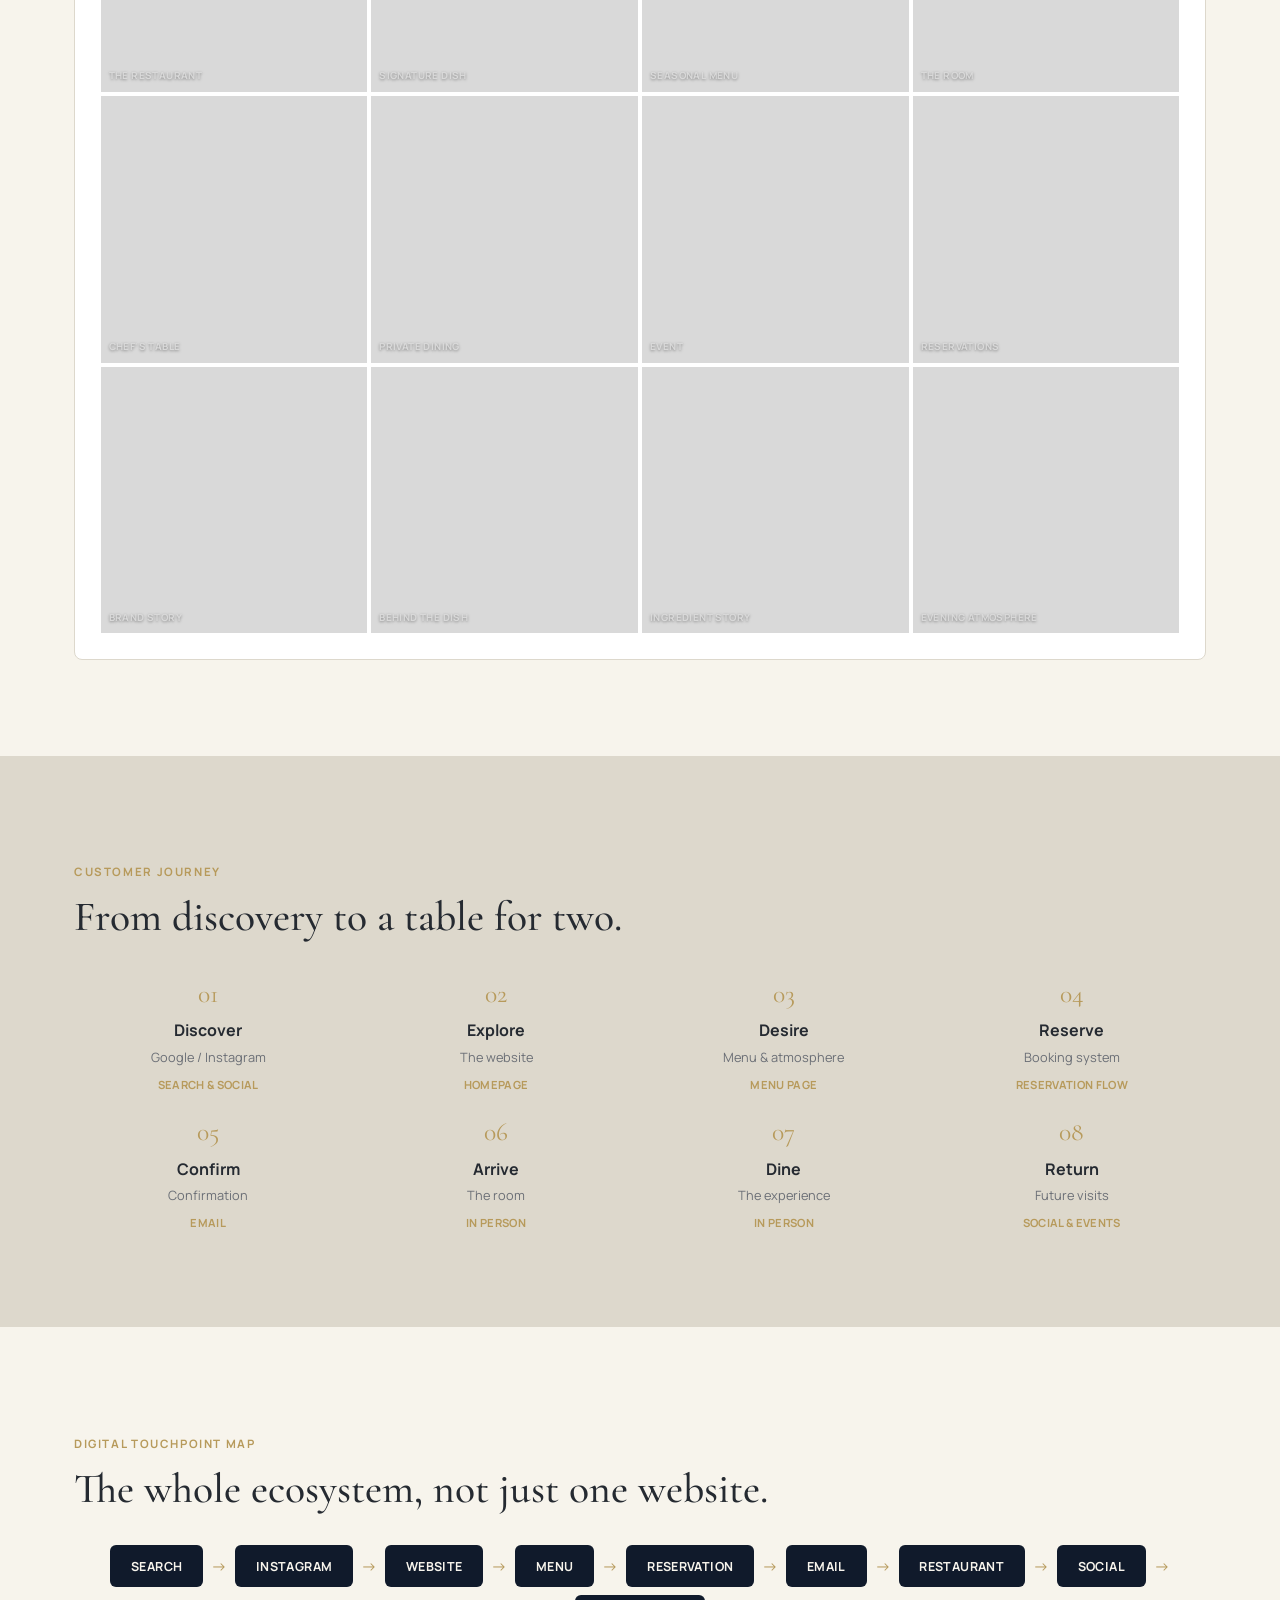
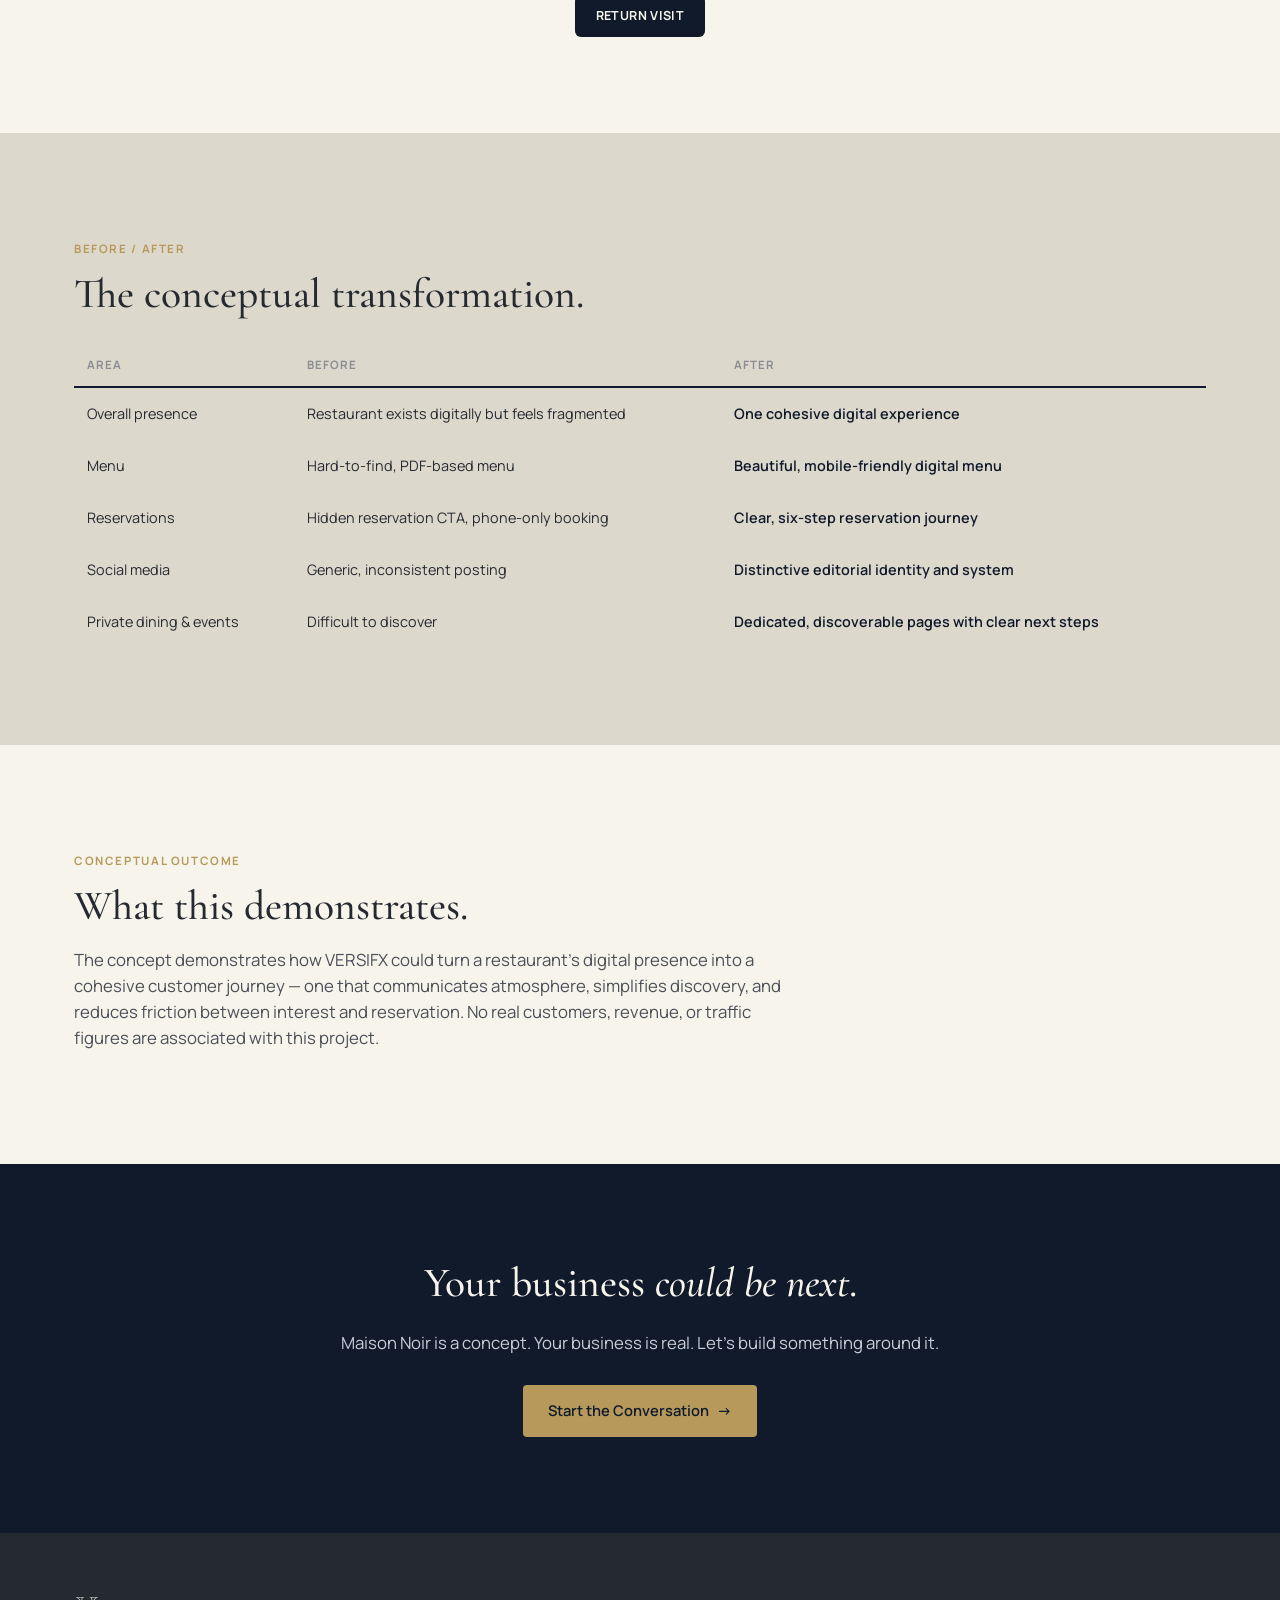
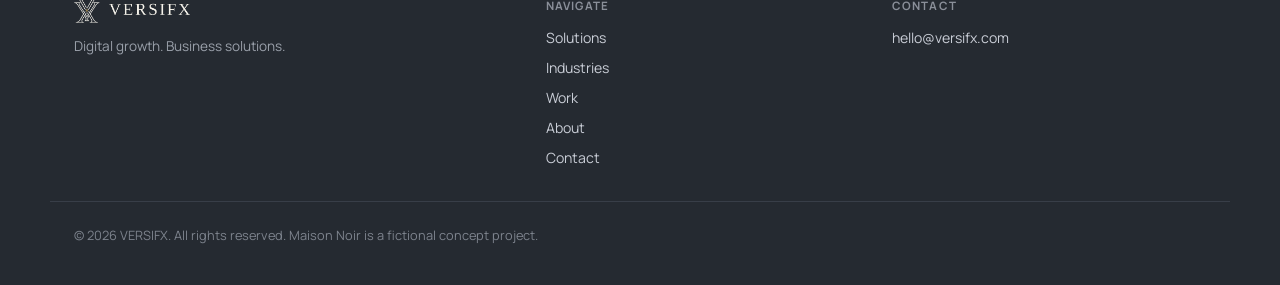
<file: work/maison-noir.html>
<!DOCTYPE html>
<html lang="en">
<head>
<meta charset="UTF-8">
<meta name="viewport" content="width=device-width, initial-scale=1.0">
<title>Maison Noir — Concept Project by VERSIFX</title>
<meta name="description" content="A conceptual hospitality experience demonstrating how VERSIFX could transform a restaurant's digital presence into an extension of the dining experience.">
<link rel="canonical" href="https://www.versifx.com/work/maison-noir.html">
<meta property="og:type" content="website">
<meta property="og:title" content="Maison Noir — Concept Project by VERSIFX">
<meta property="og:description" content="Digital experience transformation for a fictional fine-dining restaurant. Concept project, not a real client.">
<link rel="icon" href="../assets/logo/favicon-512.png" type="image/png">
<link rel="preconnect" href="https://fonts.googleapis.com">
<link rel="preconnect" href="https://fonts.gstatic.com" crossorigin>
<link href="https://fonts.googleapis.com/css2?family=Cormorant+Garamond:ital,wght@0,400;0,500;0,600;1,400;1,500&family=Manrope:wght@400;500;600;700&family=Inter:wght@400;500;600&display=swap" rel="stylesheet">
<style>

/* ============================================================
   VERSIFX SITE CHROME TOKENS
   ============================================================ */
:root{
  --vx-navy:#101A2B;
  --vx-ivory:#F7F4EC;
  --vx-charcoal:#252A31;
  --vx-stone:#DDD8CC;
  --vx-gold:#B79A5B;
  --vx-font-display:'Cormorant Garamond', serif;
  --vx-font-ui:'Manrope', sans-serif;
  --space-xs:.5rem; --space-sm:.85rem; --space-md:1.5rem; --space-lg:2.5rem; --space-xl:4rem; --space-2xl:6rem;
}
*{box-sizing:border-box;}
html{scroll-behavior:smooth;}
body{margin:0; font-family:var(--vx-font-ui); color:var(--vx-charcoal); background:var(--vx-ivory); line-height:1.55; -webkit-font-smoothing:antialiased;}
img{max-width:100%; display:block;}
a{color:inherit; text-decoration:none;}
.container{max-width:1180px; margin:0 auto; padding:0 24px;}
.skip-link{position:absolute; left:-999px; top:0; background:var(--vx-navy); color:var(--vx-ivory); padding:10px 16px; z-index:200;}
.skip-link:focus{left:10px; top:10px;}
.eyebrow{font-family:var(--vx-font-ui); font-size:.72rem; letter-spacing:.14em; text-transform:uppercase; color:var(--vx-gold); font-weight:700;}
.h1{font-family:var(--vx-font-display); font-weight:500; font-size:clamp(2.3rem,5vw,4rem); line-height:1.08; margin:0;}
.h2{font-family:var(--vx-font-display); font-weight:500; font-size:clamp(1.8rem,3.4vw,2.6rem); line-height:1.15; margin:0;}
.h3{font-family:var(--vx-font-display); font-weight:500; font-size:1.5rem; margin:0;}
.h4{font-family:var(--vx-font-ui); font-weight:700; font-size:.95rem; margin:0 0 .3rem;}
.lede{color:#4b5058; font-size:1.05rem; max-width:640px;}
.divider{border:none; border-top:1px solid var(--vx-stone); margin:0;}
.badge{display:inline-flex; align-items:center; gap:.4rem; font-size:.68rem; letter-spacing:.1em; text-transform:uppercase; font-weight:700; padding:.4rem .8rem; border-radius:999px;}
.badge--concept{background:var(--vx-navy); color:var(--vx-ivory);}
.btn{display:inline-flex; align-items:center; gap:.5rem; font-family:var(--vx-font-ui); font-weight:600; font-size:.92rem; padding:.85rem 1.5rem; border-radius:4px; border:1px solid transparent; cursor:pointer; transition:all .18s ease;}
.btn-primary{background:var(--vx-navy); color:var(--vx-ivory);}
.btn-primary:hover{background:#1a2740;}
.btn-secondary{background:transparent; color:var(--vx-navy); border-color:var(--vx-navy);}
.btn-secondary:hover{background:var(--vx-navy); color:var(--vx-ivory);}
.btn-on-dark{background:var(--vx-gold); color:var(--vx-navy);}
.btn-arrow{transition:transform .18s ease;}
.btn:hover .btn-arrow{transform:translateX(3px);}
.section{padding:var(--space-2xl) 0;}
.section--tight{padding:var(--space-xl) 0;}
.section--dark{background:var(--vx-navy); color:var(--vx-ivory);}
.section--stone{background:var(--vx-stone);}
.grid{display:grid; gap:var(--space-lg);}
.grid-2{grid-template-columns:1fr 1fr;}
.grid-3{grid-template-columns:repeat(3,1fr);}
.grid-4{grid-template-columns:repeat(4,1fr);}

/* nav */
.nav{position:sticky; top:0; z-index:100; background:rgba(247,244,236,.92); backdrop-filter:blur(8px); border-bottom:1px solid var(--vx-stone);}
.nav-inner{display:flex; align-items:center; justify-content:space-between; padding:16px 24px;}
.nav-logo img{height:28px;}
.nav-links{display:flex; gap:28px; font-size:.92rem; font-weight:600;}
.nav-links a{opacity:.75;}
.nav-links a:hover, .nav-links a[aria-current]{opacity:1; color:var(--vx-navy);}
.nav-actions{display:flex; align-items:center; gap:16px;}
.nav-toggle{display:none;}

/* hero */
.hero{padding:var(--space-2xl) 0 var(--space-xl);}
.hero-badges{display:flex; gap:.6rem; flex-wrap:wrap; margin-bottom:1.5rem;}
.hero-actions{display:flex; gap:1rem; flex-wrap:wrap; margin-top:2rem;}
.hero-note{margin-top:1.4rem; font-size:.85rem; color:#6b6f76; max-width:600px;}

/* cards */
.problem-card{background:#fff; border:1px solid var(--vx-stone); border-radius:6px; padding:1.6rem; height:100%;}
.problem-card .eyebrow{display:block; margin-bottom:.6rem;}
.problem-card p{margin:0; font-size:.92rem; color:#565a61;}

/* flow */
.flow{display:flex; align-items:center; flex-wrap:wrap; gap:.5rem; margin-top:1.5rem;}
.flow-step{background:#fff; border:1px solid var(--vx-stone); border-radius:999px; padding:.6rem 1.2rem; font-size:.82rem; font-weight:700; letter-spacing:.03em; text-transform:uppercase; color:var(--vx-navy);}
.flow-arrow{color:var(--vx-gold); font-size:1.1rem;}

/* palette swatches */
.swatches{display:flex; gap:1rem; flex-wrap:wrap; margin-top:1.5rem;}
.swatch{width:130px;}
.swatch-color{height:80px; border-radius:6px; border:1px solid rgba(0,0,0,.08); margin-bottom:.5rem;}
.swatch-name{font-size:.8rem; font-weight:700;}
.swatch-hex{font-size:.72rem; color:#6b6f76; font-family:monospace;}
.type-specimen{margin-top:2rem; display:grid; gap:1.2rem;}
.type-row{display:flex; align-items:baseline; gap:1rem; border-bottom:1px solid var(--vx-stone); padding-bottom:1rem;}
.type-label{font-size:.7rem; text-transform:uppercase; letter-spacing:.1em; color:#8a8d92; width:120px; flex-shrink:0;}

/* ============================================================
   MAISON NOIR — INDEPENDENT BRAND SCOPE (live demo)
   ============================================================ */
.mn-scope{
  --mn-ivory:#F3EEE3;
  --mn-charcoal:#211D1A;
  --mn-burgundy:#5E2431;
  --mn-stone:#D6CFC0;
  --mn-brass:#A8875C;
  --mn-font-display:'Cormorant Garamond', serif;
  --mn-font-ui:'Inter', sans-serif;
}
.demo-frame-wrap{margin-top:2.5rem;}
.device-frame{border-radius:14px; overflow:hidden; box-shadow:0 30px 60px -20px rgba(16,26,43,.35); border:1px solid var(--vx-stone);}
.browser-chrome{background:#EAE6DC; padding:.7rem 1rem; display:flex; align-items:center; gap:.8rem; border-bottom:1px solid var(--vx-stone);}
.browser-dots{display:flex; gap:6px;}
.browser-dots span{width:10px; height:10px; border-radius:50%; background:#c7c2b6; display:inline-block;}
.browser-url{flex:1; background:#fff; border-radius:5px; padding:.35rem .8rem; font-size:.75rem; color:#8a8d92; font-family:var(--mn-font-ui); text-align:center;}

.mn-body{background:var(--mn-ivory); color:var(--mn-charcoal); font-family:var(--mn-font-ui);}
.mn-nav{display:flex; align-items:center; justify-content:space-between; padding:1rem 1.6rem; border-bottom:1px solid var(--mn-stone); flex-wrap:wrap; gap:.6rem;}
.mn-logo{font-family:var(--mn-font-display); font-size:1.3rem; letter-spacing:.06em; font-weight:600;}
.mn-logo em{font-style:normal; color:var(--mn-burgundy);}
.mn-tabs{display:flex; gap:1.4rem; flex-wrap:wrap; font-size:.78rem; letter-spacing:.04em; text-transform:uppercase; font-weight:600;}
.mn-tabs button{background:none; border:none; cursor:pointer; color:var(--mn-charcoal); opacity:.55; font-family:var(--mn-font-ui); padding:.3rem 0; border-bottom:2px solid transparent;}
.mn-tabs button.active{opacity:1; border-color:var(--mn-burgundy); color:var(--mn-burgundy);}
.mn-cta{background:var(--mn-burgundy); color:var(--mn-ivory); padding:.6rem 1.2rem; border-radius:3px; font-size:.78rem; font-weight:700; letter-spacing:.04em; text-transform:uppercase; border:none; cursor:pointer; font-family:var(--mn-font-ui);}

.mn-panel{display:none; padding:2.2rem 1.6rem 2.6rem;}
.mn-panel.active{display:block;}
.mn-hero{text-align:center; padding:2.4rem 0 2.8rem;}
.mn-hero .mn-eyebrow{font-size:.72rem; letter-spacing:.16em; text-transform:uppercase; color:var(--mn-brass); font-weight:700;}
.mn-hero h1{font-family:var(--mn-font-display); font-weight:500; font-size:clamp(2rem,5vw,3.2rem); margin:.7rem 0; line-height:1.08;}
.mn-hero p{max-width:480px; margin:0 auto; color:#5a544c; font-size:.98rem;}
.mn-hero-actions{display:flex; gap:.8rem; justify-content:center; margin-top:1.6rem; flex-wrap:wrap;}
.mn-btn{padding:.75rem 1.4rem; border-radius:3px; font-size:.8rem; font-weight:700; letter-spacing:.03em; text-transform:uppercase; cursor:pointer; border:1px solid var(--mn-charcoal); font-family:var(--mn-font-ui);}
.mn-btn--fill{background:var(--mn-charcoal); color:var(--mn-ivory);}
.mn-btn--line{background:transparent; color:var(--mn-charcoal);}

.mn-story{display:grid; grid-template-columns:1fr 1fr; gap:2rem; align-items:center; margin-top:1rem;}
.mn-story-art{aspect-ratio:4/3; border-radius:6px; background:linear-gradient(135deg,var(--mn-stone),var(--mn-brass)); background-size:cover; background-position:center;}
.mn-story h2{font-family:var(--mn-font-display); font-size:1.7rem; font-weight:500; margin:0 0 .7rem;}
.mn-story p{font-size:.92rem; color:#5a544c;}

.mn-menu-tabs{display:flex; gap:.6rem; flex-wrap:wrap; margin-bottom:1.6rem;}
.mn-menu-tabs button{background:transparent; border:1px solid var(--mn-stone); padding:.5rem 1rem; border-radius:999px; font-size:.75rem; letter-spacing:.04em; text-transform:uppercase; font-weight:600; cursor:pointer; font-family:var(--mn-font-ui); color:var(--mn-charcoal);}
.mn-menu-tabs button.active{background:var(--mn-charcoal); color:var(--mn-ivory); border-color:var(--mn-charcoal);}
.mn-menu-cat{display:none;}
.mn-menu-cat.active{display:block;}
.mn-dish{display:flex; justify-content:space-between; gap:1rem; padding:.9rem 0; border-bottom:1px dashed var(--mn-stone);}
.mn-dish-name{font-weight:700; font-size:.9rem; letter-spacing:.02em;}
.mn-dish-desc{font-size:.82rem; color:#736c62; margin-top:.15rem;}
.mn-dish-price{font-family:var(--mn-font-display); font-size:1rem; color:var(--mn-burgundy); white-space:nowrap;}

.mn-res-progress{display:flex; gap:.4rem; margin-bottom:1.8rem; flex-wrap:wrap;}
.mn-res-progress span{flex:1; min-width:70px; text-align:center; font-size:.65rem; letter-spacing:.05em; text-transform:uppercase; font-weight:700; padding:.5rem .3rem; border-radius:3px; background:var(--mn-stone); color:#8a8073;}
.mn-res-progress span.done{background:var(--mn-burgundy); color:var(--mn-ivory);}
.mn-res-step{display:none;}
.mn-res-step.active{display:block; animation:mnFade .25s ease;}
@keyframes mnFade{from{opacity:0; transform:translateY(6px);} to{opacity:1; transform:translateY(0);}}
.mn-res-step h3{font-family:var(--mn-font-display); font-size:1.3rem; font-weight:500; margin:0 0 1rem;}
.mn-options{display:flex; gap:.6rem; flex-wrap:wrap;}
.mn-opt{border:1px solid var(--mn-stone); background:#fff; padding:.7rem 1.1rem; border-radius:5px; cursor:pointer; font-size:.85rem; font-family:var(--mn-font-ui); color:var(--mn-charcoal);}
.mn-opt.selected{border-color:var(--mn-burgundy); background:var(--mn-burgundy); color:var(--mn-ivory);}
.mn-field{margin-bottom:1rem;}
.mn-field label{display:block; font-size:.75rem; text-transform:uppercase; letter-spacing:.04em; font-weight:700; margin-bottom:.4rem; color:#736c62;}
.mn-field input, .mn-field textarea{width:100%; padding:.7rem .8rem; border:1px solid var(--mn-stone); border-radius:4px; font-family:var(--mn-font-ui); font-size:.88rem; background:#fff;}
.mn-res-actions{display:flex; justify-content:space-between; margin-top:1.8rem; gap:1rem;}
.mn-confirm{text-align:center; padding:1rem 0;}
.mn-confirm-summary{background:#fff; border:1px solid var(--mn-stone); border-radius:6px; padding:1.4rem; text-align:left; max-width:360px; margin:1.4rem auto; font-size:.88rem;}
.mn-confirm-summary div{display:flex; justify-content:space-between; padding:.35rem 0; border-bottom:1px solid var(--mn-stone);}
.mn-confirm-summary div:last-child{border-bottom:none;}
.mn-disclaimer{font-size:.75rem; color:#8a8073; margin-top:1rem; font-style:italic;}

.mn-event-card{border:1px solid var(--mn-stone); border-radius:6px; overflow:hidden; background:#fff;}
.mn-event-art{aspect-ratio:16/9; background:linear-gradient(120deg,var(--mn-burgundy),var(--mn-charcoal)); background-size:cover; background-position:center;}
.mn-event-body{padding:1.1rem;}
.mn-event-date{font-size:.68rem; letter-spacing:.08em; text-transform:uppercase; color:var(--mn-brass); font-weight:700;}
.mn-event-title{font-family:var(--mn-font-display); font-size:1.15rem; margin:.35rem 0;}
.mn-event-desc{font-size:.82rem; color:#736c62;}

.mn-contact-grid{display:grid; grid-template-columns:1fr 1fr; gap:2rem;}
.mn-contact-row{margin-bottom:1rem;}
.mn-contact-row .lbl{font-size:.7rem; text-transform:uppercase; letter-spacing:.06em; color:#8a8073; font-weight:700;}
.mn-contact-row .val{font-size:.95rem; margin-top:.15rem;}
.mn-map-art{background:repeating-linear-gradient(45deg,var(--mn-stone),var(--mn-stone) 10px,#e7e1d3 10px,#e7e1d3 20px); border-radius:6px; aspect-ratio:4/3;}

/* instagram grid */
.ig-profile{display:flex; align-items:center; gap:1.2rem; margin-bottom:1.6rem; flex-wrap:wrap;}
.ig-avatar{width:64px; height:64px; border-radius:50%; background:linear-gradient(135deg,var(--mn-burgundy),var(--mn-brass)); flex-shrink:0;}
.ig-handle{font-weight:700; font-size:.95rem;}
.ig-bio{font-size:.82rem; color:#736c62; max-width:340px;}
.ig-grid{display:grid; grid-template-columns:repeat(4,1fr); gap:4px;}
.ig-tile{aspect-ratio:1/1; position:relative; display:flex; align-items:flex-end; padding:.5rem; overflow:hidden; background-size:cover; background-position:center;}
.ig-tile span{position:relative; color:#fff; font-size:.62rem; font-weight:700; text-transform:uppercase; letter-spacing:.04em; text-shadow:0 1px 3px rgba(0,0,0,.4);}
.ig-tile::after{content:""; position:absolute; inset:0; background:rgba(0,0,0,.15);}

/* touchpoint map */
.touchmap{display:flex; align-items:center; flex-wrap:wrap; gap:.5rem; justify-content:center; margin-top:2rem;}
.touchmap-node{background:var(--vx-navy); color:var(--vx-ivory); padding:.7rem 1.3rem; border-radius:6px; font-size:.78rem; font-weight:700; letter-spacing:.03em; text-transform:uppercase;}
.touchmap-arrow{color:var(--vx-gold);}

/* journey */
.journey{display:grid; grid-template-columns:repeat(4,1fr); gap:1.2rem; margin-top:2rem;}
.journey-stage{text-align:center;}
.journey-num{font-family:var(--vx-font-display); font-size:1.6rem; color:var(--vx-gold); margin-bottom:.3rem;}
.journey-stage h4{margin:0 0 .3rem;}
.journey-stage p{font-size:.8rem; color:#6b6f76; margin:0;}

/* before/after */
.ba-table{width:100%; border-collapse:collapse; margin-top:1.5rem;}
.ba-table th{text-align:left; font-size:.72rem; text-transform:uppercase; letter-spacing:.08em; color:#8a8d92; padding:.8rem; border-bottom:2px solid var(--vx-navy);}
.ba-table td{padding:.9rem .8rem; border-bottom:1px solid var(--vx-stone); font-size:.9rem; vertical-align:top;}
.ba-table td.after-cell{color:var(--vx-navy); font-weight:600;}

/* touchpoints per stage */
.stage-touch{margin-top:.5rem; font-size:.7rem; letter-spacing:.03em; text-transform:uppercase; color:var(--vx-gold); font-weight:700;}

.cta-band{background:var(--vx-navy); color:var(--vx-ivory); text-align:center; padding:var(--space-2xl) 0;}
.cta-band .h2{margin-bottom:1.4rem;}
.cta-band .lede{color:#c9cdd6; margin:0 auto 1.8rem;}

/* footer */
.footer{background:var(--vx-charcoal); color:#c9cdd6; padding:var(--space-xl) 0 var(--space-lg);}
.footer-top{display:grid; grid-template-columns:1.4fr 1fr 1fr; gap:2rem; padding-bottom:2rem;}
.footer-brand img{height:26px; margin-bottom:.8rem;}
.footer-tagline{font-size:.85rem; color:#9aa0aa;}
.footer-heading{font-size:.72rem; text-transform:uppercase; letter-spacing:.1em; color:#8a8f99; margin-bottom:.8rem; font-weight:700;}
.footer-links{display:flex; flex-direction:column; gap:.5rem; font-size:.88rem;}
.footer-bottom{display:flex; justify-content:space-between; align-items:center; padding-top:1.5rem; border-top:1px solid #383e48; font-size:.8rem; color:#7d838d; flex-wrap:wrap; gap:1rem;}

/* concept-only footnote strip */
.concept-strip{background:#fff; border:1px dashed var(--vx-gold); border-radius:6px; padding:1rem 1.3rem; font-size:.82rem; color:#565a61; margin-top:1.5rem;}
.concept-strip strong{color:var(--vx-navy);}

@media (max-width:860px){
  .nav-links{display:none;}
  .grid-2, .grid-3, .grid-4{grid-template-columns:1fr;}
  .mn-story{grid-template-columns:1fr;}
  .journey{grid-template-columns:repeat(2,1fr);}
  .footer-top{grid-template-columns:1fr;}
  .ig-grid{grid-template-columns:repeat(3,1fr);}
  .mn-contact-grid{grid-template-columns:1fr;}
}
@media (max-width:480px){
  .mn-res-actions{flex-direction:column;}
  .ba-table{font-size:.8rem;}
}
</style>
</head>
<body>
<a class="skip-link" href="#main">Skip to content</a>

<header class="nav">
  <div class="container nav-inner">
    <a href="../index.html" class="nav-logo" aria-label="VERSIFX home">
      <img src="../assets/logo/versifx-logo-transparent.png" alt="VERSIFX">
    </a>
    <nav class="nav-links" aria-label="Primary">
      <a href="../solutions.html">Solutions</a>
      <a href="../industries.html">Industries</a>
      <a href="../work.html" aria-current="page">Work</a>
      <a href="../about.html">About</a>
      <a href="../contact.html">Contact</a>
    </nav>
    <div class="nav-actions">
      <a href="../contact.html" class="btn btn-primary">Let's Talk <span class="btn-arrow">→</span></a>
    </div>
  </div>
</header>

<main id="main">

  <!-- 1. HERO -->
  <section class="hero">
    <div class="container">
      <div class="hero-badges">
        <span class="badge badge--concept">Concept Project</span>
        <span class="badge" style="background:var(--vx-stone); color:var(--vx-navy);">Hospitality</span>
      </div>
      <h1 class="h1">An experience that<br>begins before the <em style="font-style:italic; color:var(--vx-gold);">first bite</em>.</h1>
      <p class="lede" style="margin-top:1.4rem; font-size:1.1rem;">A conceptual hospitality experience demonstrating how VERSIFX could transform a restaurant's digital presence into an extension of the dining experience.</p>
      <div class="hero-actions">
        <a href="#live-demo" class="btn btn-primary">View Live Demo <span class="btn-arrow">→</span></a>
        <a href="#transformation" class="btn btn-secondary">Explore the Transformation ↓</a>
      </div>
      <p class="hero-note"><strong>Maison Noir is completely fictional</strong> — a concept project created by VERSIFX to demonstrate what we can design, build, and manage for a real restaurant or hospitality business. It is not a real restaurant, and no reviews, awards, reservations, or business results shown here are real.</p>
    </div>
  </section>

  <hr class="divider">

  <!-- 2. THE CHALLENGE -->
  <section class="section" id="challenge">
    <div class="container">
      <p class="eyebrow">The Challenge</p>
      <h2 class="h2" style="margin-top:.8rem; max-width:640px;">Most restaurant websites stop at the front door. Guests deserve better before they arrive.</h2>
      <div class="grid grid-3" style="margin-top:2.5rem;">
        <div class="problem-card"><span class="eyebrow">Discovery</span><p>Potential guests can't immediately understand what makes the restaurant different from anywhere else nearby.</p></div>
        <div class="problem-card"><span class="eyebrow">Menu</span><p>The menu experience is difficult to explore digitally — buried in a PDF, or missing entirely.</p></div>
        <div class="problem-card"><span class="eyebrow">Reservations</span><p>Booking a table is hidden behind a phone number or an unnecessarily complicated form.</p></div>
        <div class="problem-card"><span class="eyebrow">Atmosphere</span><p>The website fails to communicate what the physical space and evening actually feel like.</p></div>
        <div class="problem-card"><span class="eyebrow">Private Dining</span><p>High-value services like private dining and events are difficult for guests to even discover.</p></div>
        <div class="problem-card"><span class="eyebrow">Local Presence</span><p>The digital ecosystem — search, maps, social — doesn't consistently communicate who the restaurant is.</p></div>
      </div>
    </div>
  </section>

  <!-- 3. THE OPPORTUNITY -->
  <section class="section section--stone" id="transformation">
    <div class="container">
      <p class="eyebrow">The Opportunity</p>
      <h2 class="h2" style="margin-top:.8rem; max-width:600px;">The restaurant experience doesn't begin at the front door. It begins the moment someone discovers you.</h2>
      <div class="flow">
        <span class="flow-step">Discover</span><span class="flow-arrow">→</span>
        <span class="flow-step">Explore</span><span class="flow-arrow">→</span>
        <span class="flow-step">Desire</span><span class="flow-arrow">→</span>
        <span class="flow-step">Reserve</span><span class="flow-arrow">→</span>
        <span class="flow-step">Arrive</span><span class="flow-arrow">→</span>
        <span class="flow-step">Experience</span><span class="flow-arrow">→</span>
        <span class="flow-step">Return</span>
      </div>
    </div>
  </section>

  <!-- 4. BRAND IDENTITY -->
  <section class="section" id="brand">
    <div class="container">
      <p class="eyebrow">Brand Identity</p>
      <h2 class="h2" style="margin-top:.8rem;">A visual language entirely its own.</h2>
      <p class="lede" style="margin-top:1rem;">Maison Noir has its own independent identity — separate from VERSIFX's own brand — so the design decisions here can be judged purely on their own merit.</p>

      <div class="grid grid-2" style="margin-top:2.5rem; align-items:center;">
        <div>
          <div style="display:flex; align-items:center; gap:1.5rem; margin-bottom:2rem;">
            <svg width="76" height="76" viewBox="0 0 76 76" aria-label="Maison Noir monogram">
              <circle cx="38" cy="38" r="37" fill="none" stroke="#211D1A" stroke-width="1"/>
              <text x="38" y="47" text-anchor="middle" font-family="Cormorant Garamond, serif" font-size="30" fill="#211D1A">MN</text>
            </svg>
            <div>
              <div style="font-family:var(--vx-font-display); font-size:1.6rem; letter-spacing:.06em;">MAISON NOIR</div>
              <div class="eyebrow" style="color:#8a8073;">Contemporary Dining — Westmere, MA</div>
            </div>
          </div>
          <p class="lede">A minimal monogram — simple, memorable, and legible at the size of a menu corner or a favicon. Restraint over ornamentation.</p>
        </div>
        <div class="swatches">
          <div class="swatch"><div class="swatch-color" style="background:#F3EEE3; border:1px solid #ddd;"></div><div class="swatch-name">Warm Ivory</div><div class="swatch-hex">#F3EEE3</div></div>
          <div class="swatch"><div class="swatch-color" style="background:#211D1A;"></div><div class="swatch-name">Deep Charcoal</div><div class="swatch-hex">#211D1A</div></div>
          <div class="swatch"><div class="swatch-color" style="background:#5E2431;"></div><div class="swatch-name">Muted Burgundy</div><div class="swatch-hex">#5E2431</div></div>
          <div class="swatch"><div class="swatch-color" style="background:#D6CFC0;"></div><div class="swatch-name">Soft Stone</div><div class="swatch-hex">#D6CFC0</div></div>
          <div class="swatch"><div class="swatch-color" style="background:#A8875C;"></div><div class="swatch-name">Brushed Brass</div><div class="swatch-hex">#A8875C</div></div>
        </div>
      </div>

      <div class="type-specimen">
        <div class="type-row"><span class="type-label">Display / Serif</span><span style="font-family:'Cormorant Garamond',serif; font-size:2rem;">Dining, with an atmosphere.</span></div>
        <div class="type-row"><span class="type-label">UI / Sans</span><span style="font-family:'Inter',sans-serif; font-size:1.05rem;">Reserve a table for two, tonight at 7:30.</span></div>
      </div>
    </div>
  </section>

  <!-- 5. LIVE DEMO -->
  <section class="section section--stone" id="live-demo">
    <div class="container">
      <p class="eyebrow">Live Demo</p>
      <h2 class="h2" style="margin-top:.8rem;">Experience Maison Noir, in the browser.</h2>
      <p class="lede" style="margin-top:1rem;">A functioning front-end demonstration — browse the menu, walk through the reservation journey, and see how the site adapts to mobile, all inside this frame.</p>

      <div class="demo-frame-wrap mn-scope">
        <div class="device-frame">
          <div class="browser-chrome">
            <span class="browser-dots"><span></span><span></span><span></span></span>
            <span class="browser-url" id="mn-url">maisonnoir.example / home</span>
          </div>
          <div class="mn-body">
            <nav class="mn-nav">
              <div class="mn-logo">MAISON <em>NOIR</em></div>
              <div class="mn-tabs" role="tablist" aria-label="Maison Noir demo navigation">
                <button data-tab="home" class="active">Home</button>
                <button data-tab="about">About</button>
                <button data-tab="menu">Menu</button>
                <button data-tab="private">Private Dining</button>
                <button data-tab="events">Events</button>
                <button data-tab="reservations">Reservations</button>
                <button data-tab="contact">Contact</button>
              </div>
              <button class="mn-cta" onclick="mnGoTo('reservations')">Reserve a Table</button>
            </nav>

            <!-- HOME -->
            <div class="mn-panel active" data-panel="home">
              <div class="mn-hero">
                <div class="mn-eyebrow">Contemporary European Dining</div>
                <h1>Dining, with an atmosphere.</h1>
                <p>Seasonal cuisine, thoughtful hospitality, and evenings designed to linger — in the heart of Westmere.</p>
                <div class="mn-hero-actions">
                  <button class="mn-btn mn-btn--fill" onclick="mnGoTo('reservations')">Reserve a Table →</button>
                  <button class="mn-btn mn-btn--line" onclick="mnGoTo('menu')">Explore the Menu →</button>
                </div>
              </div>
              <div class="mn-story">
                <div class="mn-story-art" style="background-image:url('https://images.unsplash.com/photo-1526234362653-3b75a0c07438?w=1200&q=80&auto=format&fit=crop');"></div>
                <div>
                  <h2>The Restaurant</h2>
                  <p>Maison Noir is built around a simple idea: that a meal is a small, complete world. Seasonal ingredients, considered technique, and a room designed to slow the evening down — this is a menu that changes with the moment, served in a space meant to be lingered in.</p>
                </div>
              </div>
            </div>

            <!-- ABOUT -->
            <div class="mn-panel" data-panel="about">
              <div class="mn-hero" style="padding-top:0;">
                <div class="mn-eyebrow">About</div>
                <h1 style="font-size:2.1rem;">The idea, the room, the food.</h1>
              </div>
              <div class="grid grid-2" style="gap:1.6rem;">
                <div class="problem-card" style="background:#fff; border-color:var(--mn-stone);"><h4 style="font-family:var(--mn-font-display); font-size:1.1rem; font-weight:500;">The Idea</h4><p style="font-size:.86rem; color:#5a544c;">A restaurant built around restraint — fewer dishes, done with more intention, in a room that doesn't compete with the food.</p></div>
                <div class="problem-card" style="background:#fff; border-color:var(--mn-stone);"><h4 style="font-family:var(--mn-font-display); font-size:1.1rem; font-weight:500;">The Room</h4><p style="font-size:.86rem; color:#5a544c;">Warm materials, low light, and enough space between tables for a conversation to feel private.</p></div>
                <div class="problem-card" style="background:#fff; border-color:var(--mn-stone);"><h4 style="font-family:var(--mn-font-display); font-size:1.1rem; font-weight:500;">The Food</h4><p style="font-size:.86rem; color:#5a544c;">A seasonal menu shaped by what's available, not by habit — small plates through to dessert.</p></div>
                <div class="problem-card" style="background:#fff; border-color:var(--mn-stone);"><h4 style="font-family:var(--mn-font-display); font-size:1.1rem; font-weight:500;">The Hospitality</h4><p style="font-size:.86rem; color:#5a544c;">Service that notices without hovering — the kind that makes a Tuesday feel like an occasion.</p></div>
              </div>
            </div>

            <!-- MENU -->
            <div class="mn-panel" data-panel="menu">
              <div class="mn-eyebrow" style="text-align:left;">The Menu</div>
              <h1 style="font-size:2rem; margin-top:.4rem;">Seasonal. Considered. Always changing.</h1>
              <div class="mn-menu-tabs" style="margin-top:1.6rem;">
                <button data-cat="small" class="active">Small Plates</button>
                <button data-cat="mains">Mains</button>
                <button data-cat="dessert">Dessert</button>
                <button data-cat="bev">Beverages</button>
              </div>

              <div class="mn-menu-cat active" data-cat-panel="small">
                <div class="mn-dish"><div><div class="mn-dish-name">Charred Octopus</div><div class="mn-dish-desc">Citrus, fennel, smoked olive</div></div><div class="mn-dish-price">$24</div></div>
                <div class="mn-dish"><div><div class="mn-dish-name">Burrata & Charred Grapes</div><div class="mn-dish-desc">Aged balsamic, toasted hazelnut, basil oil</div></div><div class="mn-dish-price">$19</div></div>
                <div class="mn-dish"><div><div class="mn-dish-name">Beef Tartare</div><div class="mn-dish-desc">Caper, shallot, egg yolk, rye crisp</div></div><div class="mn-dish-price">$22</div></div>
              </div>
              <div class="mn-menu-cat" data-cat-panel="mains">
                <div class="mn-dish"><div><div class="mn-dish-name">Roasted Halibut</div><div class="mn-dish-desc">Spring peas, lemon beurre blanc</div></div><div class="mn-dish-price">$38</div></div>
                <div class="mn-dish"><div><div class="mn-dish-name">Embered Duck</div><div class="mn-dish-desc">Black cherry, roasted carrot, jus</div></div><div class="mn-dish-price">$42</div></div>
                <div class="mn-dish"><div><div class="mn-dish-name">Charcoal Ribeye</div><div class="mn-dish-desc">Bone marrow butter, charred onion</div></div><div class="mn-dish-price">$54</div></div>
              </div>
              <div class="mn-menu-cat" data-cat-panel="dessert">
                <div class="mn-dish"><div><div class="mn-dish-name">Dark Chocolate Tart</div><div class="mn-dish-desc">Espresso cream, sea salt</div></div><div class="mn-dish-price">$14</div></div>
                <div class="mn-dish"><div><div class="mn-dish-name">Poached Pear</div><div class="mn-dish-desc">Vanilla mascarpone, walnut praline</div></div><div class="mn-dish-price">$13</div></div>
              </div>
              <div class="mn-menu-cat" data-cat-panel="bev">
                <div class="mn-dish"><div><div class="mn-dish-name">Reserve List, By the Glass</div><div class="mn-dish-desc">A rotating selection from our cellar</div></div><div class="mn-dish-price">$16+</div></div>
                <div class="mn-dish"><div><div class="mn-dish-name">Noir Old Fashioned</div><div class="mn-dish-desc">House bitters, smoked orange</div></div><div class="mn-dish-price">$18</div></div>
              </div>
              <p style="font-size:.72rem; color:#8a8073; margin-top:1rem; font-style:italic;">Conceptual menu created for this demonstration. Prices are illustrative.</p>
            </div>

            <!-- PRIVATE DINING -->
            <div class="mn-panel" data-panel="private">
              <div class="mn-story" style="margin-top:0;">
                <div>
                  <div class="mn-eyebrow" style="text-align:left;">Private Dining</div>
                  <h2 style="font-size:1.9rem; margin-top:.4rem;">A table of your own.</h2>
                  <p>A conceptual private dining experience for celebrations, business dinners, intimate gatherings, and special occasions — a dedicated room, a tailored menu, and service built around the evening.</p>
                  <p style="font-size:.8rem; color:#8a8073;"><strong>Conceptual example</strong> — seats up to 14, full room buyout up to 40.</p>
                  <button class="mn-btn mn-btn--fill" style="margin-top:1rem;" onclick="mnGoTo('reservations')">Inquire About Private Dining →</button>
                </div>
                <div class="mn-story-art" style="background-image:url('https://images.unsplash.com/photo-1559997269-8f8f42ccd9d5?w=1200&q=80&auto=format&fit=crop');"></div>
              </div>
            </div>

            <!-- EVENTS -->
            <div class="mn-panel" data-panel="events">
              <div class="mn-eyebrow" style="text-align:left;">Events</div>
              <h2 style="font-size:1.9rem; margin-top:.4rem; margin-bottom:1.6rem;">Evenings worth planning around.</h2>
              <div class="grid grid-2" style="gap:1.2rem;">
                <div class="mn-event-card"><div class="mn-event-art" style="background-image:url('https://images.unsplash.com/photo-1663530761401-15eefb544889?w=900&q=80&auto=format&fit=crop');"></div><div class="mn-event-body"><div class="mn-event-date">Conceptual Date — Seasonal</div><div class="mn-event-title">Seasonal Dinner</div><div class="mn-event-desc">A multi-course menu built entirely around one season's harvest.</div></div></div>
                <div class="mn-event-card"><div class="mn-event-art" style="background-image:url('https://images.unsplash.com/photo-1611520175743-30ff00129621?w=900&q=80&auto=format&fit=crop');"></div><div class="mn-event-body"><div class="mn-event-date">Conceptual Date — Monthly</div><div class="mn-event-title">Chef's Table</div><div class="mn-event-desc">Eight seats at the pass, watching the kitchen work in real time.</div></div></div>
                <div class="mn-event-card"><div class="mn-event-art" style="background-image:url('https://images.unsplash.com/photo-1694021408920-922ff450c525?w=900&q=80&auto=format&fit=crop');"></div><div class="mn-event-body"><div class="mn-event-date">Conceptual Date — Quarterly</div><div class="mn-event-title">Wine Evening</div><div class="mn-event-desc">A guided tasting paired with a short seasonal menu.</div></div></div>
                <div class="mn-event-card"><div class="mn-event-art" style="background-image:url('https://images.unsplash.com/photo-1750943036999-81e666b2296c?w=900&q=80&auto=format&fit=crop');"></div><div class="mn-event-body"><div class="mn-event-date">Conceptual Date — By Request</div><div class="mn-event-title">Private Supper</div><div class="mn-event-desc">A closed-door evening designed entirely around your guest list.</div></div></div>
              </div>
              <p style="font-size:.72rem; color:#8a8073; margin-top:1rem; font-style:italic;">Illustrative event concepts for this demonstration — these dates and events are not real bookings.</p>
            </div>

            <!-- RESERVATIONS -->
            <div class="mn-panel" data-panel="reservations">
              <div class="mn-eyebrow" style="text-align:left;">Reservations</div>
              <h2 style="font-size:1.9rem; margin:.4rem 0 1.6rem;">Reserve a table.</h2>

              <div class="mn-res-progress">
                <span data-step-label="1" class="done">01 Date</span>
                <span data-step-label="2">02 Guests</span>
                <span data-step-label="3">03 Time</span>
                <span data-step-label="4">04 Seating</span>
                <span data-step-label="5">05 Details</span>
                <span data-step-label="6">06 Confirm</span>
              </div>

              <!-- step 1: date -->
              <div class="mn-res-step active" data-step="1">
                <h3>Choose a date</h3>
                <div class="mn-field"><input type="date" id="mn-date"></div>
              </div>
              <!-- step 2: guests -->
              <div class="mn-res-step" data-step="2">
                <h3>How many guests?</h3>
                <div class="mn-options" id="mn-guests-options">
                  <button class="mn-opt" data-val="2">2</button>
                  <button class="mn-opt" data-val="3">3</button>
                  <button class="mn-opt" data-val="4">4</button>
                  <button class="mn-opt" data-val="5">5</button>
                  <button class="mn-opt" data-val="6">6</button>
                  <button class="mn-opt" data-val="7+">7+</button>
                </div>
              </div>
              <!-- step 3: time -->
              <div class="mn-res-step" data-step="3">
                <h3>Select a time</h3>
                <div class="mn-options" id="mn-time-options">
                  <button class="mn-opt" data-val="5:30 PM">5:30 PM</button>
                  <button class="mn-opt" data-val="6:00 PM">6:00 PM</button>
                  <button class="mn-opt" data-val="6:30 PM">6:30 PM</button>
                  <button class="mn-opt" data-val="7:00 PM">7:00 PM</button>
                  <button class="mn-opt" data-val="7:30 PM">7:30 PM</button>
                  <button class="mn-opt" data-val="8:00 PM">8:00 PM</button>
                  <button class="mn-opt" data-val="8:30 PM">8:30 PM</button>
                </div>
              </div>
              <!-- step 4: seating -->
              <div class="mn-res-step" data-step="4">
                <h3>Choose seating</h3>
                <div class="mn-options" id="mn-seating-options">
                  <button class="mn-opt" data-val="Dining Room">Dining Room</button>
                  <button class="mn-opt" data-val="Bar">Bar</button>
                  <button class="mn-opt" data-val="Private Dining">Private Dining</button>
                </div>
              </div>
              <!-- step 5: details -->
              <div class="mn-res-step" data-step="5">
                <h3>Your details</h3>
                <div class="mn-field"><label for="mn-name">Name</label><input type="text" id="mn-name" placeholder="Full name"></div>
                <div class="mn-field"><label for="mn-email">Email</label><input type="email" id="mn-email" placeholder="you@example.com"></div>
                <div class="mn-field"><label for="mn-phone">Phone</label><input type="tel" id="mn-phone" placeholder="(555) 555-5555"></div>
                <div class="mn-field"><label for="mn-request">Special Request</label><textarea id="mn-request" rows="2" placeholder="Optional"></textarea></div>
              </div>
              <!-- step 6: confirm -->
              <div class="mn-res-step" data-step="6">
                <div class="mn-confirm">
                  <h3 style="margin-bottom:.3rem;">Your table is requested</h3>
                  <p style="font-size:.85rem; color:#736c62;">Here's a summary of your reservation request.</p>
                  <div class="mn-confirm-summary" id="mn-summary"></div>
                  <p class="mn-disclaimer">This is a conceptual demonstration of the Maison Noir reservation experience. No reservation has actually been made, and no personal information is stored or transmitted.</p>
                  <button class="mn-btn mn-btn--fill" onclick="mnGoTo('home')">Return to Restaurant →</button>
                </div>
              </div>

              <div class="mn-res-actions" id="mn-res-nav">
                <button class="mn-btn mn-btn--line" id="mn-back" onclick="mnResBack()">← Back</button>
                <button class="mn-btn mn-btn--fill" id="mn-next" onclick="mnResNext()">Continue →</button>
              </div>
            </div>

            <!-- CONTACT -->
            <div class="mn-panel" data-panel="contact">
              <div class="mn-eyebrow" style="text-align:left;">Contact</div>
              <h2 style="font-size:1.9rem; margin:.4rem 0 1.6rem;">Find us.</h2>
              <div class="mn-contact-grid">
                <div>
                  <div class="mn-contact-row"><div class="lbl">Address</div><div class="val">118 Ember Row, Westmere, MA 02199 <em style="font-size:.7rem; color:#8a8073;">(fictional address)</em></div></div>
                  <div class="mn-contact-row"><div class="lbl">Phone</div><div class="val">(555) 010-0192 <em style="font-size:.7rem; color:#8a8073;">(placeholder)</em></div></div>
                  <div class="mn-contact-row"><div class="lbl">Email</div><div class="val">hello@maisonnoir.example</div></div>
                  <div class="mn-contact-row"><div class="lbl">Hours</div><div class="val">Tue–Sat, 5:30 PM – 10:30 PM <em style="font-size:.7rem; color:#8a8073;">(conceptual)</em></div></div>
                  <button class="mn-btn mn-btn--fill" style="margin-top:.6rem;" onclick="mnGoTo('reservations')">Reservations →</button>
                </div>
                <div class="mn-map-art" aria-label="Conceptual map placeholder"></div>
              </div>
            </div>
          </div>
        </div>
      </div>

      <div class="concept-strip">
        <strong>Note:</strong> this live demo is a front-end-only concept — no backend, no database, and no payment system. It doesn't collect or store any real personal information. Resize your browser to see the mobile experience adapt.
      </div>
    </div>
  </section>

  <!-- 6. SOCIAL MEDIA SYSTEM -->
  <section class="section mn-scope" id="social">
    <div class="container">
      <p class="eyebrow">Social Media System</p>
      <h2 class="h2" style="margin-top:.8rem;">An editorial feed, not a menu board.</h2>
      <p class="lede" style="margin-top:1rem;">A conceptual Instagram profile — mocked up to show tone, pacing, and content variety. This is a concept profile, not a real account.</p>

      <div style="background:#fff; border:1px solid var(--vx-stone); border-radius:8px; padding:1.6rem; margin-top:2rem;">
        <span class="badge" style="background:var(--mn-charcoal); color:var(--mn-ivory); margin-bottom:1rem; display:inline-block;">Concept Profile</span>
        <div class="ig-profile">
          <div class="ig-avatar"></div>
          <div>
            <div class="ig-handle">@maisonnoir · Maison Noir</div>
            <div class="ig-bio">Contemporary dining. Seasonal cuisine. Evenings worth remembering.<br>Westmere, MA · Reserve your table ↓</div>
          </div>
        </div>
        <div class="ig-grid">
          <div class="ig-tile" style="background-image:url('https://images.unsplash.com/photo-1526234362653-3b75a0c07438?w=500&q=80&auto=format&fit=crop');"><span>The Restaurant</span></div>
          <div class="ig-tile" style="background-image:url('https://images.unsplash.com/photo-1663530761401-15eefb544889?w=500&q=80&auto=format&fit=crop');"><span>Signature Dish</span></div>
          <div class="ig-tile" style="background-image:url('https://images.unsplash.com/photo-1676471926534-d5c9771909fa?w=500&q=80&auto=format&fit=crop');"><span>Seasonal Menu</span></div>
          <div class="ig-tile" style="background-image:url('https://images.unsplash.com/photo-1657593088889-5105c637f2a8?w=500&q=80&auto=format&fit=crop');"><span>The Room</span></div>
          <div class="ig-tile" style="background-image:url('https://images.unsplash.com/photo-1611520175743-30ff00129621?w=500&q=80&auto=format&fit=crop');"><span>Chef's Table</span></div>
          <div class="ig-tile" style="background-image:url('https://images.unsplash.com/photo-1559997269-8f8f42ccd9d5?w=500&q=80&auto=format&fit=crop');"><span>Private Dining</span></div>
          <div class="ig-tile" style="background-image:url('https://images.unsplash.com/photo-1701723284923-18f236a6f134?w=500&q=80&auto=format&fit=crop');"><span>Event</span></div>
          <div class="ig-tile" style="background-image:url('https://images.unsplash.com/photo-1522336572468-97b06e8ef143?w=500&q=80&auto=format&fit=crop');"><span>Reservations</span></div>
          <div class="ig-tile" style="background-image:url('https://images.unsplash.com/photo-1514470917599-d168319c9edb?w=500&q=80&auto=format&fit=crop');"><span>Brand Story</span></div>
          <div class="ig-tile" style="background-image:url('https://images.unsplash.com/photo-1676471932681-45fa972d848a?w=500&q=80&auto=format&fit=crop');"><span>Behind the Dish</span></div>
          <div class="ig-tile" style="background-image:url('https://images.unsplash.com/photo-1623073284788-0d846f75e329?w=500&q=80&auto=format&fit=crop');"><span>Ingredient Story</span></div>
          <div class="ig-tile" style="background-image:url('https://images.unsplash.com/photo-1657593091045-3927d4967afe?w=500&q=80&auto=format&fit=crop');"><span>Evening Atmosphere</span></div>
        </div>
      </div>
    </div>
  </section>

  <!-- 7. CUSTOMER JOURNEY -->
  <section class="section section--stone" id="journey">
    <div class="container">
      <p class="eyebrow">Customer Journey</p>
      <h2 class="h2" style="margin-top:.8rem;">From discovery to a table for two.</h2>
      <div class="journey">
        <div class="journey-stage"><div class="journey-num">01</div><h4>Discover</h4><p>Google / Instagram</p><div class="stage-touch">Search &amp; Social</div></div>
        <div class="journey-stage"><div class="journey-num">02</div><h4>Explore</h4><p>The website</p><div class="stage-touch">Homepage</div></div>
        <div class="journey-stage"><div class="journey-num">03</div><h4>Desire</h4><p>Menu &amp; atmosphere</p><div class="stage-touch">Menu Page</div></div>
        <div class="journey-stage"><div class="journey-num">04</div><h4>Reserve</h4><p>Booking system</p><div class="stage-touch">Reservation Flow</div></div>
        <div class="journey-stage"><div class="journey-num">05</div><h4>Confirm</h4><p>Confirmation</p><div class="stage-touch">Email</div></div>
        <div class="journey-stage"><div class="journey-num">06</div><h4>Arrive</h4><p>The room</p><div class="stage-touch">In Person</div></div>
        <div class="journey-stage"><div class="journey-num">07</div><h4>Dine</h4><p>The experience</p><div class="stage-touch">In Person</div></div>
        <div class="journey-stage"><div class="journey-num">08</div><h4>Return</h4><p>Future visits</p><div class="stage-touch">Social &amp; Events</div></div>
      </div>
    </div>
  </section>

  <!-- 8. DIGITAL TOUCHPOINT MAP -->
  <section class="section" id="touchpoints">
    <div class="container">
      <p class="eyebrow">Digital Touchpoint Map</p>
      <h2 class="h2" style="margin-top:.8rem;">The whole ecosystem, not just one website.</h2>
      <div class="touchmap">
        <span class="touchmap-node">Search</span><span class="touchmap-arrow">→</span>
        <span class="touchmap-node">Instagram</span><span class="touchmap-arrow">→</span>
        <span class="touchmap-node">Website</span><span class="touchmap-arrow">→</span>
        <span class="touchmap-node">Menu</span><span class="touchmap-arrow">→</span>
        <span class="touchmap-node">Reservation</span><span class="touchmap-arrow">→</span>
        <span class="touchmap-node">Email</span><span class="touchmap-arrow">→</span>
        <span class="touchmap-node">Restaurant</span><span class="touchmap-arrow">→</span>
        <span class="touchmap-node">Social</span><span class="touchmap-arrow">→</span>
        <span class="touchmap-node">Return Visit</span>
      </div>
    </div>
  </section>

  <!-- 9. BEFORE / AFTER -->
  <section class="section section--stone" id="before-after">
    <div class="container">
      <p class="eyebrow">Before / After</p>
      <h2 class="h2" style="margin-top:.8rem;">The conceptual transformation.</h2>
      <table class="ba-table">
        <thead><tr><th>Area</th><th>Before</th><th>After</th></tr></thead>
        <tbody>
          <tr><td>Overall presence</td><td>Restaurant exists digitally but feels fragmented</td><td class="after-cell">One cohesive digital experience</td></tr>
          <tr><td>Menu</td><td>Hard-to-find, PDF-based menu</td><td class="after-cell">Beautiful, mobile-friendly digital menu</td></tr>
          <tr><td>Reservations</td><td>Hidden reservation CTA, phone-only booking</td><td class="after-cell">Clear, six-step reservation journey</td></tr>
          <tr><td>Social media</td><td>Generic, inconsistent posting</td><td class="after-cell">Distinctive editorial identity and system</td></tr>
          <tr><td>Private dining &amp; events</td><td>Difficult to discover</td><td class="after-cell">Dedicated, discoverable pages with clear next steps</td></tr>
        </tbody>
      </table>
    </div>
  </section>

  <!-- 10. CASE STUDY RESULTS -->
  <section class="section" id="outcome">
    <div class="container">
      <p class="eyebrow">Conceptual Outcome</p>
      <h2 class="h2" style="margin-top:.8rem; max-width:720px;">What this demonstrates.</h2>
      <p class="lede" style="margin-top:1rem; font-size:1.05rem; max-width:720px;">The concept demonstrates how VERSIFX could turn a restaurant's digital presence into a cohesive customer journey — one that communicates atmosphere, simplifies discovery, and reduces friction between interest and reservation. No real customers, revenue, or traffic figures are associated with this project.</p>
    </div>
  </section>

  <!-- 11. FINAL CTA -->
  <section class="cta-band" id="contact">
    <div class="container">
      <h2 class="h2">Your business <em>could be next</em>.</h2>
      <p class="lede">Maison Noir is a concept. Your business is real. Let's build something around it.</p>
      <a href="../contact.html" class="btn btn-on-dark">Start the Conversation <span class="btn-arrow">→</span></a>
    </div>
  </section>

</main>

<footer class="footer">
  <div class="container footer-top">
    <div class="footer-brand">
      <img src="../assets/logo/versifx-logo-reverse.png" alt="VERSIFX">
      <p class="footer-tagline">Digital growth. Business solutions.</p>
    </div>
    <div>
      <div class="footer-heading">Navigate</div>
      <nav class="footer-links" aria-label="Footer">
        <a href="../solutions.html">Solutions</a>
        <a href="../industries.html">Industries</a>
        <a href="../work.html">Work</a>
        <a href="../about.html">About</a>
        <a href="../contact.html">Contact</a>
      </nav>
    </div>
    <div>
      <div class="footer-heading">Contact</div>
      <div class="footer-links">
        <a href="mailto:hello@versifx.com">hello@versifx.com</a>
      </div>
    </div>
  </div>
  <div class="container footer-bottom">
    <span>© <span id="year">2026</span> VERSIFX. All rights reserved. Maison Noir is a fictional concept project.</span>
  </div>
</footer>

<script>
document.getElementById('year').textContent = new Date().getFullYear();

/* ---------- Maison Noir demo tab switching ---------- */
var mnTabs = document.querySelectorAll('.mn-tabs button');
var mnPanels = document.querySelectorAll('.mn-panel');
var mnUrl = document.getElementById('mn-url');

function mnGoTo(name){
  mnTabs.forEach(function(b){ b.classList.toggle('active', b.dataset.tab === name); });
  mnPanels.forEach(function(p){ p.classList.toggle('active', p.dataset.panel === name); });
  mnUrl.textContent = 'maisonnoir.example / ' + name;
  var frame = document.querySelector('.demo-frame-wrap');
  if (frame) frame.scrollIntoView({behavior:'smooth', block:'nearest'});
}
mnTabs.forEach(function(b){
  b.addEventListener('click', function(){ mnGoTo(b.dataset.tab); });
});

/* ---------- Menu category tabs ---------- */
var mnMenuTabs = document.querySelectorAll('.mn-menu-tabs button');
mnMenuTabs.forEach(function(b){
  b.addEventListener('click', function(){
    mnMenuTabs.forEach(function(x){ x.classList.remove('active'); });
    b.classList.add('active');
    document.querySelectorAll('.mn-menu-cat').forEach(function(p){
      p.classList.toggle('active', p.dataset.catPanel === b.dataset.cat);
    });
  });
});

/* ---------- Reservation wizard ---------- */
var mnState = { date:'', guests:'', time:'', seating:'', name:'', email:'', phone:'', request:'' };
var mnCurrentStep = 1;
var mnTotalSteps = 6;

function mnUpdateProgress(){
  document.querySelectorAll('[data-step-label]').forEach(function(el){
    el.classList.toggle('done', parseInt(el.dataset.stepLabel,10) <= mnCurrentStep);
  });
}

function mnShowStep(n){
  document.querySelectorAll('.mn-res-step').forEach(function(s){
    s.classList.toggle('active', parseInt(s.dataset.step,10) === n);
  });
  mnCurrentStep = n;
  mnUpdateProgress();
  var nav = document.getElementById('mn-res-nav');
  var backBtn = document.getElementById('mn-back');
  var nextBtn = document.getElementById('mn-next');
  backBtn.style.visibility = (n === 1) ? 'hidden' : 'visible';
  if (n === 6){
    nav.style.display = 'none';
    mnBuildSummary();
  } else {
    nav.style.display = 'flex';
    nextBtn.textContent = (n === 5) ? 'Review & Confirm →' : 'Continue →';
  }
}

function mnValidateStep(n){
  if (n === 1) return !!document.getElementById('mn-date').value;
  if (n === 2) return !!mnState.guests;
  if (n === 3) return !!mnState.time;
  if (n === 4) return !!mnState.seating;
  if (n === 5){
    var name = document.getElementById('mn-name').value.trim();
    var email = document.getElementById('mn-email').value.trim();
    return name.length > 0 && email.includes('@');
  }
  return true;
}

function mnResNext(){
  if (mnCurrentStep === 1) mnState.date = document.getElementById('mn-date').value;
  if (mnCurrentStep === 5){
    mnState.name = document.getElementById('mn-name').value.trim();
    mnState.email = document.getElementById('mn-email').value.trim();
    mnState.phone = document.getElementById('mn-phone').value.trim();
    mnState.request = document.getElementById('mn-request').value.trim();
  }
  if (!mnValidateStep(mnCurrentStep)){
    alert('Please complete this step before continuing.');
    return;
  }
  if (mnCurrentStep < mnTotalSteps) mnShowStep(mnCurrentStep + 1);
}

function mnResBack(){
  if (mnCurrentStep > 1) mnShowStep(mnCurrentStep - 1);
}

function mnSelectOption(groupId, stateKey){
  document.querySelectorAll('#' + groupId + ' .mn-opt').forEach(function(btn){
    btn.addEventListener('click', function(){
      document.querySelectorAll('#' + groupId + ' .mn-opt').forEach(function(b){ b.classList.remove('selected'); });
      btn.classList.add('selected');
      mnState[stateKey] = btn.dataset.val;
    });
  });
}
mnSelectOption('mn-guests-options','guests');
mnSelectOption('mn-time-options','time');
mnSelectOption('mn-seating-options','seating');

function mnFormatDate(d){
  if (!d) return '—';
  var parts = d.split('-');
  var dateObj = new Date(parts[0], parts[1]-1, parts[2]);
  return dateObj.toLocaleDateString(undefined, { weekday:'short', year:'numeric', month:'short', day:'numeric' });
}

function mnBuildSummary(){
  var s = document.getElementById('mn-summary');
  s.innerHTML =
    '<div><span>Date</span><strong>' + mnFormatDate(mnState.date) + '</strong></div>' +
    '<div><span>Guests</span><strong>' + (mnState.guests || '—') + '</strong></div>' +
    '<div><span>Time</span><strong>' + (mnState.time || '—') + '</strong></div>' +
    '<div><span>Seating</span><strong>' + (mnState.seating || '—') + '</strong></div>' +
    '<div><span>Name</span><strong>' + (mnState.name || '—') + '</strong></div>';
}

/* reset wizard whenever the Reservations tab is opened fresh */
document.querySelector('button[data-tab="reservations"]').addEventListener('click', function(){
  mnShowStep(mnCurrentStep || 1);
});
mnShowStep(1);
</script>
</body>
</html>
</file>
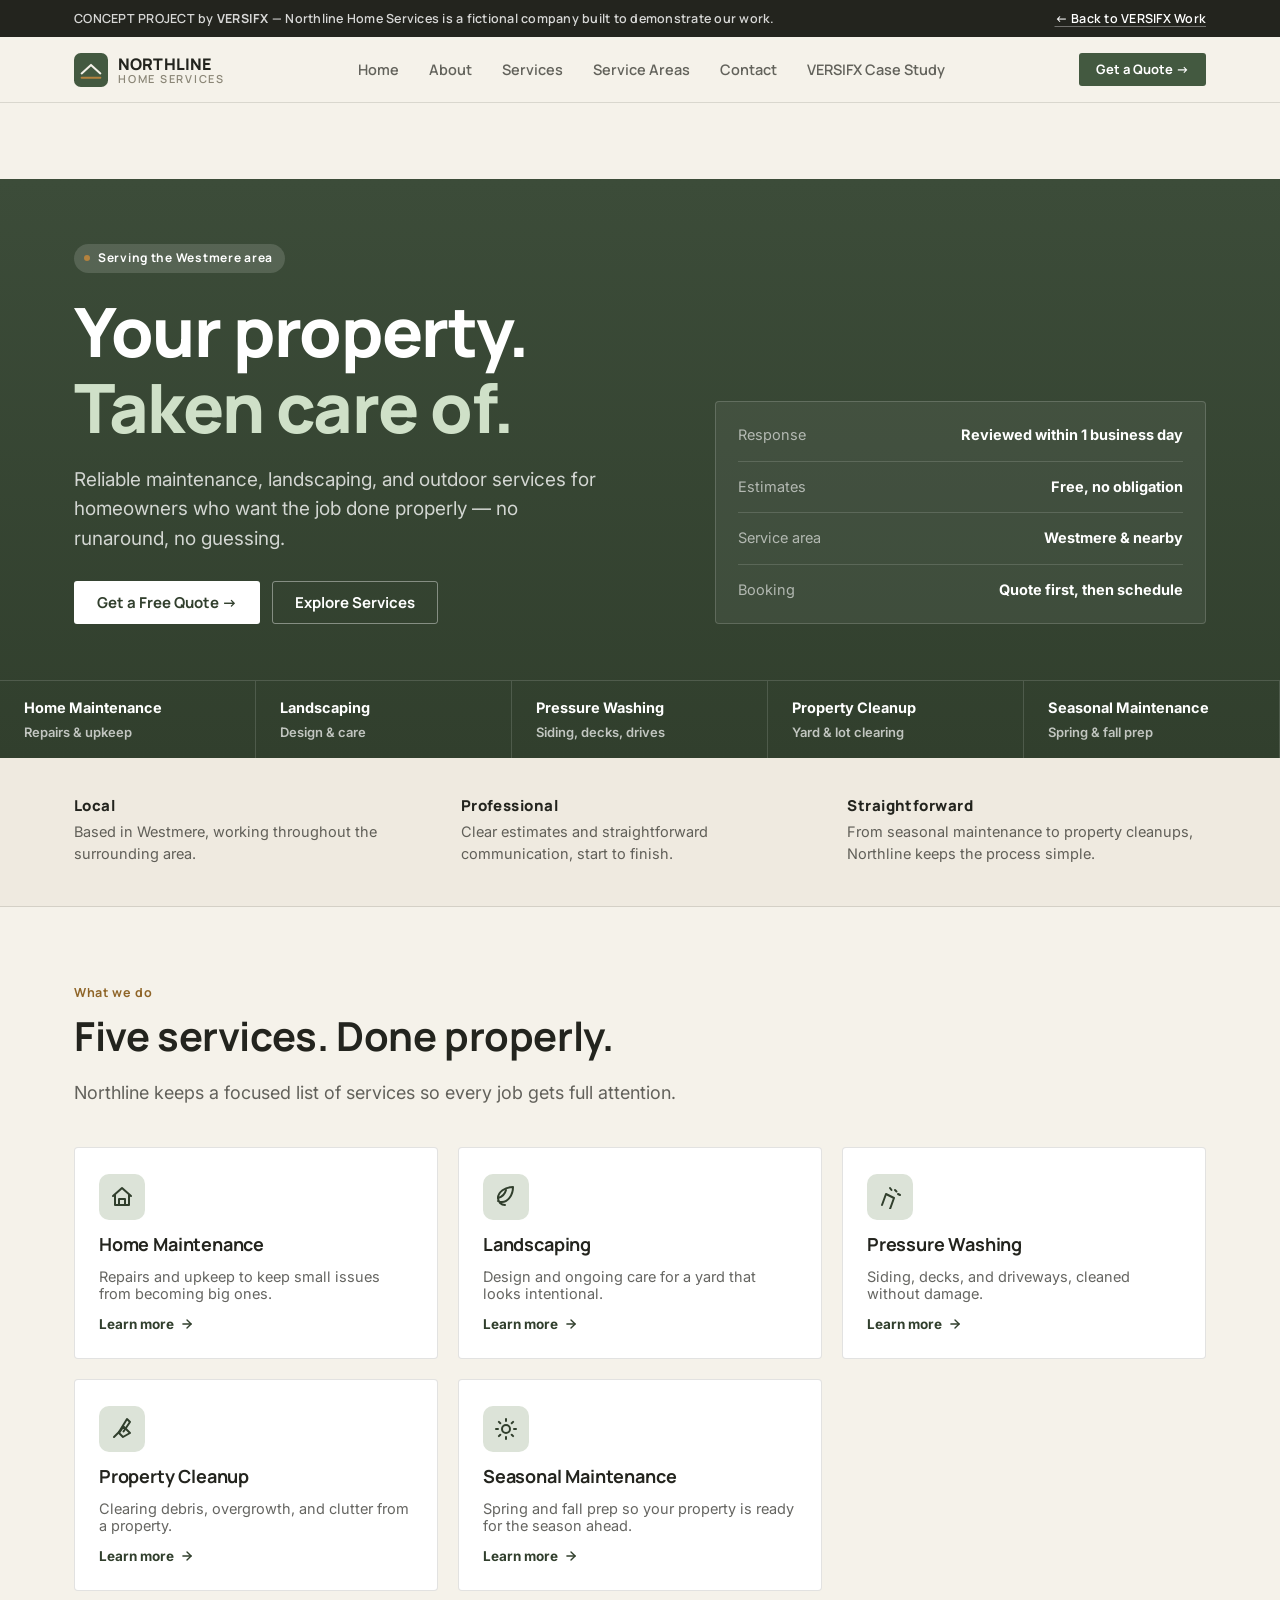
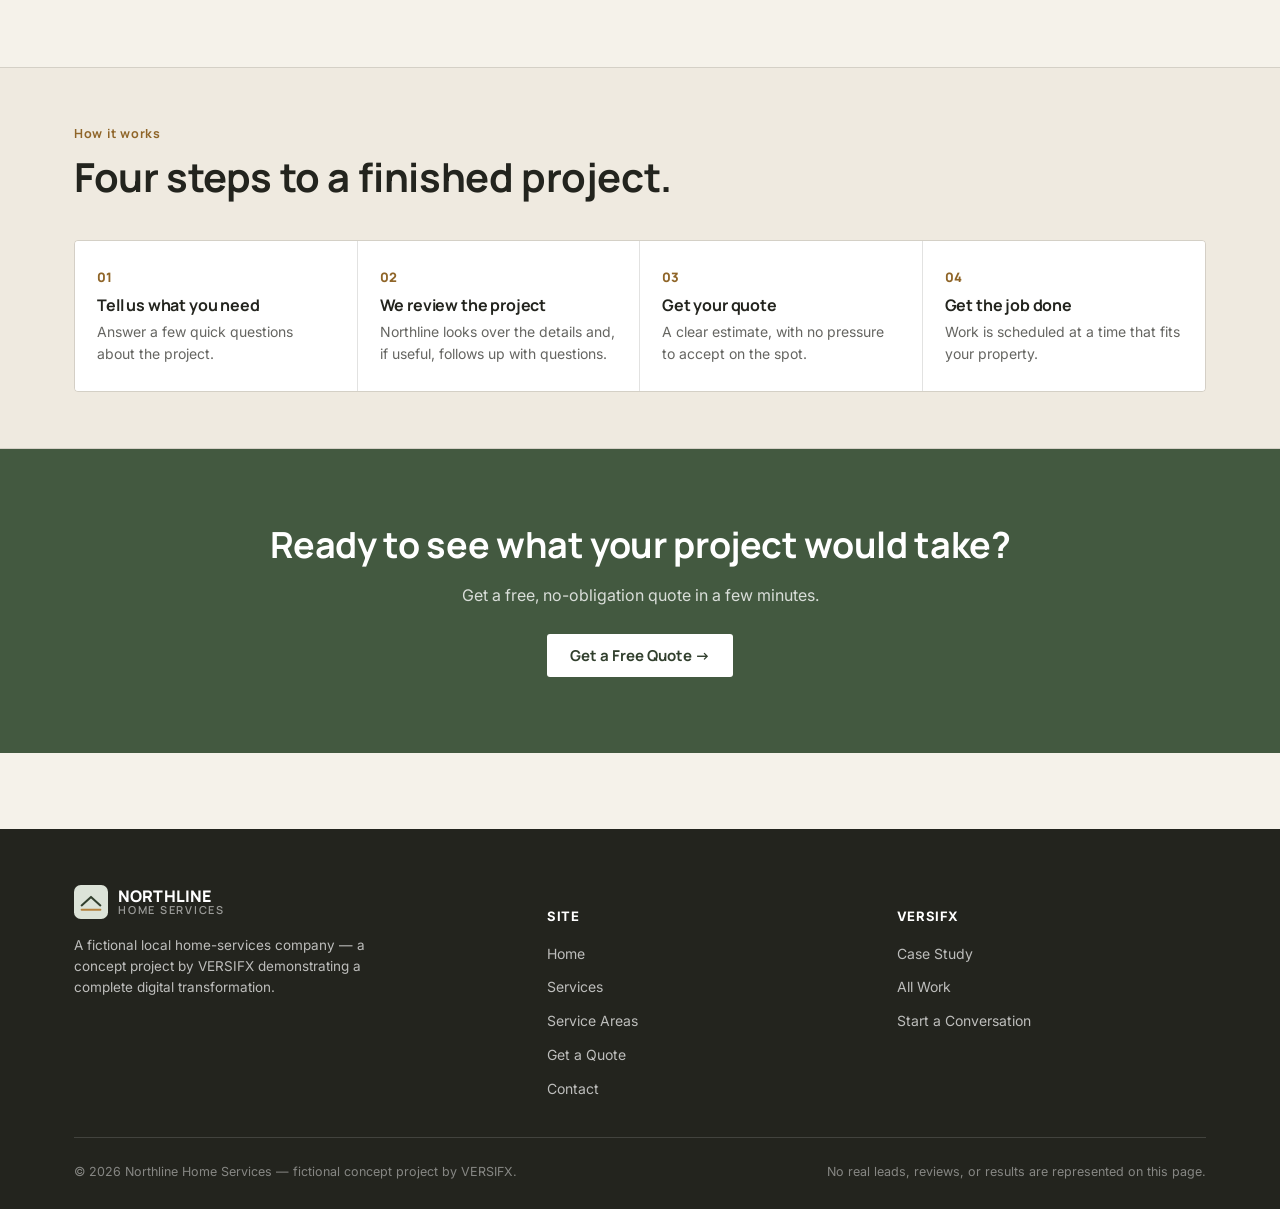
<file: work/northline.html>
<!DOCTYPE html>
<html lang="en">
<head>
<meta charset="UTF-8">
<meta name="viewport" content="width=device-width, initial-scale=1.0">
<title>Northline Home Services — Concept Project by VERSIFX</title>
<meta name="description" content="A conceptual digital transformation for a fictional local home-services company, demonstrating what VERSIFX can design and build.">
<link rel="icon" type="image/png" href="../assets/logo/favicon-512.png">
<link rel="preconnect" href="https://fonts.googleapis.com">
<link rel="preconnect" href="https://fonts.gstatic.com" crossorigin>
<link href="https://fonts.googleapis.com/css2?family=Manrope:wght@500;600;700;800&family=Inter:wght@400;500;600&family=Source+Serif+4:ital,wght@1,400;1,500&display=swap" rel="stylesheet">
<style>
/* ============================================================
   NORTHLINE — DESIGN TOKENS
   ============================================================ */
:root{
  --cream:      #F5F2EA;
  --cream-2:    #EFEAE0;
  --ink:        #23241E;
  --ink-70:     rgba(35,36,30,.7);
  --ink-50:     rgba(35,36,30,.5);
  --ink-15:     rgba(35,36,30,.13);
  --forest:     #435940;
  --forest-dk:  #313F2D;
  --forest-tint:#DCE3D8;
  --stone:      #8B8677;
  --stone-lt:   #E7E2D4;
  --brass:      #B4823E;
  --brass-dk:   #8F6528;
  --white:      #FFFFFF;
  --danger:     #A6412F;

  --sans: 'Manrope', 'Segoe UI', sans-serif;
  --body: 'Inter', 'Segoe UI', sans-serif;
  --serif:'Source Serif 4', Georgia, serif;

  --radius: 3px;
  --radius-lg: 4px;
  --maxw: 1180px;
  --shadow: 0 1px 2px rgba(35,36,30,.06), 0 8px 24px rgba(35,36,30,.06);
}

*,*::before,*::after{box-sizing:border-box;}
html{scroll-behavior:smooth;}
@media (prefers-reduced-motion: reduce){
  html{scroll-behavior:auto;}
  *,*::before,*::after{animation-duration:.001ms !important; animation-iteration-count:1 !important; transition-duration:.001ms !important;}
}
body{
  margin:0;
  background:var(--cream);
  color:var(--ink);
  font-family:var(--body);
  font-size:16px;
  line-height:1.55;
  -webkit-font-smoothing:antialiased;
}
h1,h2,h3,h4{
  font-family:var(--sans);
  color:var(--ink);
  margin:0 0 .5em;
  line-height:1.12;
  letter-spacing:-.01em;
}
p{margin:0 0 1em; max-width:62ch;}
a{color:inherit;}
button{font-family:inherit;}
img,svg{display:block; max-width:100%;}
:focus-visible{outline:3px solid var(--brass); outline-offset:2px;}
.visually-hidden{
  position:absolute !important; width:1px;height:1px; padding:0;margin:-1px;
  overflow:hidden; clip:rect(0,0,0,0); white-space:nowrap; border:0;
}
.wrap{max-width:var(--maxw); margin:0 auto; padding:0 24px;}
.tag{
  display:inline-flex; align-items:center; gap:8px;
  font-family:var(--sans); font-weight:700; font-size:12px;
  letter-spacing:.06em; color:var(--forest);
  background:var(--forest-tint); border-radius:20px;
  padding:5px 12px 5px 10px;
}
.tag .dot{width:6px;height:6px;border-radius:50%;background:var(--forest);}
.tag.tag-reverse{background:rgba(255,255,255,.14); color:var(--white);}
.tag.tag-reverse .dot{background:var(--brass);}
.tag.tag-brass{background:#F1E4CC; color:var(--brass-dk);}
.tag.tag-brass .dot{background:var(--brass-dk);}

/* buttons */
.btn{
  display:inline-flex; align-items:center; gap:8px;
  font-family:var(--sans); font-weight:700; font-size:15px;
  padding:13px 22px; border-radius:var(--radius); border:1px solid transparent;
  cursor:pointer; text-decoration:none; transition:transform .15s ease, background .15s ease, border-color .15s ease;
  line-height:1;
}
.btn:active{transform:translateY(1px);}
.btn-primary{background:var(--forest); color:var(--white);}
.btn-primary:hover{background:var(--forest-dk);}
.btn-ghost{background:transparent; color:var(--ink); border-color:var(--ink-15);}
.btn-ghost:hover{border-color:var(--ink);}
.btn-reverse{background:var(--white); color:var(--forest-dk);}
.btn-reverse:hover{background:var(--cream);}
.btn-outline-reverse{background:transparent; color:var(--white); border-color:rgba(255,255,255,.4);}
.btn-outline-reverse:hover{border-color:var(--white);}
.btn-block{width:100%; justify-content:center;}
.btn[disabled]{opacity:.4; cursor:not-allowed;}
.btn-sm{padding:9px 16px; font-size:13px;}

/* ============================================================
   LOGO
   ============================================================ */
.nl-logo{display:flex; align-items:center; gap:10px; text-decoration:none; color:var(--ink);}
.nl-logo .mark{width:34px; height:34px; flex:none;}
.nl-logo .word{font-family:var(--sans); font-weight:800; font-size:16px; letter-spacing:.01em; line-height:1.05;}
.nl-logo .word small{display:block; font-weight:600; font-size:11px; letter-spacing:.16em; color:var(--stone);}
.nl-logo.reverse{color:var(--white);}
.nl-logo.reverse .word small{color:rgba(255,255,255,.55);}

/* ============================================================
   SITE CHROME — VERSIFX-facing badge bar
   ============================================================ */
.concept-bar{
  background:var(--ink); color:rgba(255,255,255,.82);
  font-family:var(--sans); font-size:12.5px; font-weight:600; letter-spacing:.02em;
}
.concept-bar .wrap{display:flex; align-items:center; justify-content:space-between; gap:16px; padding:9px 24px;}
.concept-bar a{color:var(--white); text-decoration:underline; text-underline-offset:3px; text-decoration-color:rgba(255,255,255,.35);}
.concept-bar a:hover{text-decoration-color:var(--white);}
.concept-bar span.sep{opacity:.4; margin:0 2px;}

/* ============================================================
   NAV
   ============================================================ */
.site-nav{
  position:sticky; top:0; z-index:40;
  background:rgba(245,242,234,.92); backdrop-filter:blur(8px);
  border-bottom:1px solid var(--ink-15);
}
.site-nav .wrap{display:flex; align-items:center; justify-content:space-between; padding:14px 24px; gap:20px;}
.nav-links{display:flex; gap:4px; list-style:none; margin:0; padding:0;}
.nav-links button{
  background:none; border:none; cursor:pointer;
  font-family:var(--sans); font-weight:600; font-size:14.5px; color:var(--ink-70);
  padding:9px 13px; border-radius:20px; transition:background .15s, color .15s;
}
.nav-links button:hover{color:var(--ink); background:var(--stone-lt);}
.nav-links button[aria-current="page"]{color:var(--forest-dk); background:var(--forest-tint);}
.nav-right{display:flex; align-items:center; gap:10px;}
.nav-toggle{display:none; background:none; border:1px solid var(--ink-15); border-radius:var(--radius); width:42px; height:42px; align-items:center; justify-content:center; cursor:pointer;}
.nav-toggle svg{width:20px; height:20px;}

@media (max-width: 880px){
  .nav-links{
    position:fixed; inset:60px 0 0 0; background:var(--cream); z-index:39;
    flex-direction:column; padding:18px 24px; gap:2px; display:none;
    border-top:1px solid var(--ink-15); overflow-y:auto;
  }
  .nav-links.open{display:flex;}
  .nav-links button{width:100%; text-align:left; padding:14px 12px; border-radius:var(--radius); font-size:16px;}
  .nav-toggle{display:inline-flex;}
  .nav-right .btn-primary{display:none;}
}

/* mobile persistent quote bar */
.mobile-cta{
  position:fixed; left:0; right:0; bottom:0; z-index:38;
  background:var(--forest); display:none;
  padding:12px 16px calc(12px + env(safe-area-inset-bottom));
  box-shadow:0 -4px 16px rgba(0,0,0,.14);
}
@media (max-width:880px){ .mobile-cta{display:block;} body{padding-bottom:0;} }

/* ============================================================
   PAGES / PANELS
   ============================================================ */
.page{display:none;}
.page.active{display:block;}
section{padding:76px 0;}
section.tight{padding:56px 0;}
.section-head{max-width:640px; margin:0 0 40px;}
.eyebrow{
  font-family:var(--sans); font-weight:700; font-size:12.5px; letter-spacing:.05em;
  color:var(--brass-dk); margin:0 0 12px; display:block;
}
.section-head h2{font-size:clamp(28px,3.6vw,40px);}
.lede{font-size:18px; color:var(--ink-70);}

/* ============================================================
   HOME — HERO
   ============================================================ */
.hero{
  position:relative; overflow:hidden;
  background:linear-gradient(180deg,#3C4C39 0%, #313F2D 100%);
  color:var(--white); padding:64px 0 0;
}
.hero-grid{display:grid; grid-template-columns:1.1fr .9fr; gap:40px; align-items:end; padding-bottom:56px;}
.hero h1{
  font-size:clamp(40px,5.6vw,68px); color:var(--white);
  font-weight:800; letter-spacing:-.02em; margin:20px 0 20px;
}
.hero h1 em{font-style:normal; color:#CFE0C8;}
.hero .lede{color:rgba(255,255,255,.78); font-size:19px; max-width:44ch;}
.hero-ctas{display:flex; gap:12px; margin-top:28px; flex-wrap:wrap;}
.hero-panel{
  background:rgba(255,255,255,.06); border:1px solid rgba(255,255,255,.16);
  border-radius:var(--radius-lg); padding:22px;
}
.hero-panel dl{display:grid; grid-template-columns:1fr; gap:14px; margin:0;}
.hero-panel .row{display:flex; justify-content:space-between; gap:10px; padding-bottom:14px; border-bottom:1px solid rgba(255,255,255,.14); font-size:14.5px;}
.hero-panel .row:last-child{border:none; padding-bottom:0;}
.hero-panel dt{color:rgba(255,255,255,.6);}
.hero-panel dd{margin:0; font-weight:700; text-align:right;}
.hero-strip{
  display:flex; overflow-x:auto; gap:0; border-top:1px solid rgba(255,255,255,.14);
}
.hero-strip span{
  flex:1 1 0; min-width:150px; padding:16px 24px; font-size:13px; font-weight:600;
  color:rgba(255,255,255,.7); border-right:1px solid rgba(255,255,255,.14); white-space:nowrap;
}
.hero-strip span b{color:var(--white); display:block; font-size:14.5px; font-weight:700; margin-bottom:2px;}
@media (max-width:880px){ .hero-grid{grid-template-columns:1fr;} }

/* trust strip */
.trust{background:var(--cream-2); border-bottom:1px solid var(--ink-15);}
.trust .wrap{padding:40px 24px; display:grid; grid-template-columns:repeat(3,1fr); gap:28px;}
.trust h3{font-size:15px; font-weight:800; letter-spacing:.03em; margin-bottom:6px;}
.trust p{font-size:14.5px; color:var(--ink-70); margin:0;}
@media (max-width:760px){ .trust .wrap{grid-template-columns:1fr;} }

/* services grid */
.svc-grid{display:grid; grid-template-columns:repeat(3,1fr); gap:20px;}
@media (max-width:900px){ .svc-grid{grid-template-columns:1fr 1fr;} }
@media (max-width:600px){ .svc-grid{grid-template-columns:1fr;} }
.svc-card{
  background:var(--white); border:1px solid var(--ink-15); border-radius:var(--radius-lg);
  padding:26px 24px; cursor:pointer; text-align:left; width:100%;
  display:flex; flex-direction:column; gap:14px; transition:border-color .15s, transform .15s;
}
.svc-card:hover{border-color:var(--forest); transform:translateY(-2px);}
.svc-icon{
  width:46px;height:46px; border-radius:10px; background:var(--forest-tint);
  display:flex; align-items:center; justify-content:center; color:var(--forest-dk);
}
.svc-icon svg{width:24px;height:24px;}
.svc-card h3{font-size:18px; margin:0;}
.svc-card p{font-size:14.5px; color:var(--ink-70); margin:0;}
.svc-card .go{font-size:13.5px; font-weight:700; color:var(--forest-dk); display:flex; align-items:center; gap:6px; margin-top:auto;}

/* how it works */
.steps4{display:grid; grid-template-columns:repeat(4,1fr); gap:0; border:1px solid var(--ink-15); border-radius:var(--radius-lg); overflow:hidden;}
.steps4 .step{padding:26px 22px; border-right:1px solid var(--ink-15); background:var(--white);}
.steps4 .step:last-child{border-right:none;}
.steps4 .num{font-family:var(--sans); font-weight:800; font-size:13px; color:var(--brass-dk); margin-bottom:10px; display:block;}
.steps4 h4{font-size:16px; margin-bottom:6px;}
.steps4 p{font-size:14px; color:var(--ink-70); margin:0;}
@media (max-width:820px){ .steps4{grid-template-columns:1fr 1fr;} .steps4 .step:nth-child(2){border-right:none;} }
@media (max-width:520px){ .steps4{grid-template-columns:1fr;} .steps4 .step{border-right:none !important; border-bottom:1px solid var(--ink-15);} }

/* CTA band */
.cta-band{background:var(--forest); color:var(--white); text-align:center;}
.cta-band h2{color:var(--white); font-size:clamp(26px,3.4vw,36px);}
.cta-band p{color:rgba(255,255,255,.8); margin:0 auto 26px; max-width:52ch;}

/* ============================================================
   ABOUT
   ============================================================ */
.about-hero{padding-top:56px;}
.about-grid{display:grid; grid-template-columns:1fr 1fr; gap:56px; align-items:start;}
@media (max-width:860px){ .about-grid{grid-template-columns:1fr;} }
.trait-list{list-style:none; margin:0; padding:0; display:grid; gap:10px;}
.trait-list li{
  display:flex; align-items:center; gap:10px; font-size:14.5px; font-weight:600;
  background:var(--white); border:1px solid var(--ink-15); border-radius:var(--radius); padding:11px 14px;
}
.trait-list.no li{color:var(--ink-50); text-decoration:line-through; text-decoration-color:var(--ink-15);}
.trait-list li svg{width:16px;height:16px; flex:none; color:var(--forest);}
.trait-list.no li svg{color:var(--danger);}

.value-props{display:grid; grid-template-columns:1fr 1fr; gap:16px; margin-top:16px;}
@media (max-width:600px){ .value-props{grid-template-columns:1fr;} }
.value-card{background:var(--white); border:1px solid var(--ink-15); border-radius:var(--radius-lg); padding:22px;}
.value-card h4{font-size:16px;}
.value-card p{font-size:14px; color:var(--ink-70); margin:0;}

/* ============================================================
   SERVICES PAGE
   ============================================================ */
.svc-detail{display:none;}
.svc-detail.active{display:block;}
.svc-back{
  background:none; border:none; cursor:pointer; display:inline-flex; align-items:center; gap:6px;
  font-family:var(--sans); font-weight:700; font-size:13.5px; color:var(--forest-dk); padding:0; margin-bottom:22px;
}
.svc-detail-hero{
  background:var(--forest-tint); border-radius:var(--radius-lg); padding:40px 36px; margin-bottom:34px;
}
.svc-detail-hero h2{font-size:clamp(26px,3.4vw,36px); margin-bottom:8px;}
.svc-detail-hero p{margin:0; color:var(--ink-70); font-size:16px;}
.svc-cols{display:grid; grid-template-columns:1fr 1fr; gap:40px;}
@media (max-width:820px){ .svc-cols{grid-template-columns:1fr;} }
.svc-cols h3{font-size:17px; margin-bottom:10px;}
.svc-cols ul{margin:0 0 24px; padding-left:20px; color:var(--ink-70); font-size:14.5px;}
.svc-cols ul li{margin-bottom:6px;}
.faq-item{border-bottom:1px solid var(--ink-15); padding:16px 0;}
.faq-item summary{font-weight:700; cursor:pointer; font-size:15px; list-style:none; display:flex; justify-content:space-between; align-items:center;}
.faq-item summary::-webkit-details-marker{display:none;}
.faq-item summary .plus{transition:transform .15s;}
.faq-item[open] summary .plus{transform:rotate(45deg);}
.faq-item p{margin:10px 0 0; color:var(--ink-70); font-size:14.5px;}

/* ============================================================
   SERVICE AREAS
   ============================================================ */
.area-grid{display:grid; grid-template-columns:repeat(4,1fr); gap:18px;}
@media (max-width:900px){ .area-grid{grid-template-columns:1fr 1fr;} }
@media (max-width:560px){ .area-grid{grid-template-columns:1fr;} }
.area-card{background:var(--white); border:1px solid var(--ink-15); border-radius:var(--radius-lg); padding:22px; position:relative;}
.area-card .pin{width:30px;height:30px;border-radius:50%; background:var(--forest-tint); color:var(--forest-dk); display:flex; align-items:center; justify-content:center; margin-bottom:14px;}
.area-card .pin svg{width:16px;height:16px;}
.area-card h4{font-size:16.5px; margin-bottom:6px;}
.area-card p{font-size:13.5px; color:var(--ink-70); margin:0;}
.area-map{
  margin-top:34px; border:1px dashed var(--ink-15); border-radius:var(--radius-lg);
  background:
    repeating-linear-gradient(0deg, transparent, transparent 34px, var(--stone-lt) 34px, var(--stone-lt) 35px),
    repeating-linear-gradient(90deg, transparent, transparent 34px, var(--stone-lt) 34px, var(--stone-lt) 35px),
    var(--white);
  height:220px; display:flex; align-items:center; justify-content:center; color:var(--ink-50); font-size:13.5px; font-weight:600; text-align:center; padding:20px;
}

/* ============================================================
   QUOTE WIZARD
   ============================================================ */
.quote-shell{background:var(--white); border:1px solid var(--ink-15); border-radius:var(--radius-lg); overflow:hidden; box-shadow:var(--shadow);}
.progress-track{display:flex; border-bottom:1px solid var(--ink-15); overflow-x:auto;}
.progress-track .p-step{
  flex:1 1 0; min-width:88px; text-align:center; padding:14px 6px; font-size:11px; font-weight:800;
  letter-spacing:.04em; color:var(--ink-50); border-right:1px solid var(--ink-15); position:relative; background:var(--cream-2);
}
.progress-track .p-step:last-child{border-right:none;}
.progress-track .p-step .n{display:block; font-size:13px; margin-bottom:2px;}
.progress-track .p-step.done{background:var(--forest-tint); color:var(--forest-dk);}
.progress-track .p-step.current{background:var(--forest); color:var(--white);}
.q-body{padding:36px; min-height:340px;}
@media (max-width:640px){ .q-body{padding:24px 20px;} .progress-track .p-step{font-size:0;} .progress-track .p-step .n{font-size:13px;} }
.q-body h3{font-size:22px; margin-bottom:6px;}
.q-body .q-sub{color:var(--ink-70); font-size:14.5px; margin-bottom:26px;}
.q-foot{display:flex; justify-content:space-between; align-items:center; padding:20px 36px; border-top:1px solid var(--ink-15); background:var(--cream-2);}
@media (max-width:640px){ .q-foot{padding:16px 20px;} }

.opt-grid{display:grid; grid-template-columns:repeat(3,1fr); gap:12px;}
@media (max-width:700px){ .opt-grid{grid-template-columns:1fr 1fr;} }
@media (max-width:460px){ .opt-grid{grid-template-columns:1fr;} }
.opt-card{position:relative;}
.opt-card input{position:absolute; opacity:0; inset:0; cursor:pointer;}
.opt-card label{
  display:block; border:1.5px solid var(--ink-15); border-radius:var(--radius); padding:16px 14px;
  font-weight:700; font-size:14.5px; cursor:pointer; transition:border-color .15s, background .15s;
}
.opt-card input:checked + label{border-color:var(--forest); background:var(--forest-tint); color:var(--forest-dk);}
.opt-card input:focus-visible + label{outline:3px solid var(--brass); outline-offset:2px;}

.field{margin-bottom:20px;}
.field label{display:block; font-weight:700; font-size:13.5px; margin-bottom:7px;}
.field .hint{font-weight:500; color:var(--ink-50); font-size:12.5px; margin-left:6px;}
.field input[type=text], .field input[type=email], .field input[type=tel], .field textarea{
  width:100%; padding:13px 14px; border:1.5px solid var(--ink-15); border-radius:var(--radius);
  font-family:var(--body); font-size:15px; background:var(--white); color:var(--ink);
}
.field input:focus, .field textarea:focus{border-color:var(--forest); outline:none;}
.field textarea{resize:vertical; min-height:110px;}
.field.error input, .field.error textarea{border-color:var(--danger);}
.field .err-msg{display:none; color:var(--danger); font-size:12.5px; font-weight:600; margin-top:6px;}
.field.error .err-msg{display:block;}
.two-col{display:grid; grid-template-columns:1fr 1fr; gap:16px;}
@media (max-width:560px){ .two-col{grid-template-columns:1fr;} }

.upload-box{
  border:1.5px dashed var(--ink-15); border-radius:var(--radius); padding:26px; text-align:center;
  cursor:pointer; background:var(--cream-2);
}
.upload-box:hover{border-color:var(--forest);}
.upload-box svg{width:26px;height:26px; margin:0 auto 10px; color:var(--stone);}
.upload-box p{margin:0; font-size:13.5px; color:var(--ink-70);}
.upload-list{list-style:none; margin:12px 0 0; padding:0; display:grid; gap:6px;}
.upload-list li{font-size:13px; background:var(--white); border:1px solid var(--ink-15); border-radius:var(--radius); padding:8px 12px; display:flex; justify-content:space-between;}
.demo-note{
  display:flex; gap:10px; align-items:flex-start; background:#F1E4CC; border:1px solid #E0C68F;
  border-radius:var(--radius); padding:12px 14px; font-size:13px; color:var(--brass-dk); margin-top:14px;
}
.demo-note svg{width:16px;height:16px; flex:none; margin-top:1px;}

.review-list{border:1px solid var(--ink-15); border-radius:var(--radius); overflow:hidden;}
.review-row{display:flex; justify-content:space-between; gap:16px; padding:14px 18px; border-bottom:1px solid var(--ink-15); font-size:14.5px;}
.review-row:last-child{border-bottom:none;}
.review-row dt{color:var(--ink-70); font-weight:600;}
.review-row dd{margin:0; font-weight:700; text-align:right;}
.review-row button{background:none; border:none; color:var(--forest-dk); font-weight:700; font-size:12.5px; cursor:pointer; text-decoration:underline; margin-left:10px;}

.confirm-wrap{text-align:center; padding:20px 0 8px;}
.confirm-icon{width:64px;height:64px; border-radius:50%; background:var(--forest-tint); color:var(--forest-dk); display:flex; align-items:center; justify-content:center; margin:0 auto 20px;}
.confirm-icon svg{width:32px;height:32px;}
.confirm-wrap h3{font-size:24px;}
.confirm-chips{display:flex; gap:8px; justify-content:center; flex-wrap:wrap; margin:20px 0 26px;}
.confirm-chips span{background:var(--cream-2); border:1px solid var(--ink-15); border-radius:20px; padding:7px 14px; font-size:13px; font-weight:700;}

/* ============================================================
   CONTACT
   ============================================================ */
.contact-grid{display:grid; grid-template-columns:.9fr 1.1fr; gap:48px;}
@media (max-width:880px){ .contact-grid{grid-template-columns:1fr;} }
.contact-info{list-style:none; margin:0; padding:0; display:grid; gap:18px;}
.contact-info li{display:flex; gap:14px; align-items:flex-start;}
.contact-info .ic{width:38px;height:38px; border-radius:9px; background:var(--forest-tint); color:var(--forest-dk); display:flex; align-items:center; justify-content:center; flex:none;}
.contact-info .ic svg{width:18px;height:18px;}
.contact-info b{display:block; font-size:14px;}
.contact-info span{font-size:14px; color:var(--ink-70);}

/* ============================================================
   CASE STUDY
   ============================================================ */
.cs-hero{background:var(--ink); color:var(--white); padding:80px 0 60px; text-align:center;}
.cs-hero h1{color:var(--white); font-size:clamp(34px,5vw,58px); margin:22px 0 18px;}
.cs-hero .lede{color:rgba(255,255,255,.7); margin:0 auto 30px; font-size:18px;}
.cs-ctas{display:flex; gap:12px; justify-content:center; flex-wrap:wrap;}
.cs-scroll{margin-top:44px; color:rgba(255,255,255,.45); font-size:13px; font-weight:600;}

.problem-grid{display:grid; grid-template-columns:repeat(4,1fr); gap:14px;}
@media (max-width:900px){ .problem-grid{grid-template-columns:1fr 1fr;} }
@media (max-width:520px){ .problem-grid{grid-template-columns:1fr;} }
.problem-q{background:var(--white); border:1px solid var(--ink-15); border-radius:var(--radius); padding:18px; font-family:var(--serif); font-style:italic; font-size:16px; color:var(--ink);}

.ba-table{display:grid; gap:2px; background:var(--ink-15); border-radius:var(--radius-lg); overflow:hidden; border:1px solid var(--ink-15);}
.ba-row{display:grid; grid-template-columns:1fr 40px 1fr; align-items:stretch;}
@media (max-width:700px){ .ba-row{grid-template-columns:1fr; }}
.ba-cell{background:var(--white); padding:18px 20px; font-size:14.5px;}
.ba-cell.before{color:var(--ink-50);}
.ba-cell.after{color:var(--ink); font-weight:600; background:var(--forest-tint);}
.ba-arrow{display:flex; align-items:center; justify-content:center; background:var(--cream); color:var(--stone);}
.ba-arrow svg{width:16px;height:16px;}
@media (max-width:700px){ .ba-arrow{padding:6px 0;} }
.ba-label{font-size:11px; font-weight:800; letter-spacing:.05em; color:var(--stone); display:block; margin-bottom:4px;}

.journey-rail{display:flex; overflow-x:auto; gap:0; border:1px solid var(--ink-15); border-radius:var(--radius-lg); background:var(--white);}
.journey-stage{flex:1 1 0; min-width:170px; padding:22px 18px; border-right:1px solid var(--ink-15);}
.journey-stage:last-child{border-right:none;}
.journey-stage h4{font-size:14.5px; font-weight:800; letter-spacing:.02em; margin-bottom:12px; color:var(--forest-dk);}
.journey-stage ul{list-style:none; margin:0; padding:0; display:grid; gap:6px;}
.journey-stage li{font-size:13px; color:var(--ink-70);}

.seo-cols{display:grid; grid-template-columns:1fr 1fr; gap:40px;}
@media (max-width:820px){ .seo-cols{grid-template-columns:1fr;} }
.check-list{list-style:none; margin:0; padding:0; display:grid; gap:10px;}
.check-list li{display:flex; gap:10px; font-size:14.5px; align-items:flex-start;}
.check-list li svg{width:16px;height:16px; color:var(--forest); flex:none; margin-top:2px;}

.gbp-card{background:var(--white); border:1px solid var(--ink-15); border-radius:var(--radius-lg); overflow:hidden; box-shadow:var(--shadow);}
.gbp-top{background:var(--forest-dk); color:var(--white); padding:22px 24px;}
.gbp-top h4{color:var(--white); font-size:20px; margin-bottom:4px;}
.gbp-top span{font-size:13px; color:rgba(255,255,255,.65);}
.gbp-photos{display:grid; grid-template-columns:repeat(4,1fr); gap:2px; background:var(--ink-15);}
.gbp-photos div{aspect-ratio:1; background:var(--forest-tint);}
.gbp-photos div:nth-child(2){background:var(--stone-lt);}
.gbp-photos div:nth-child(3){background:#E7D9BC;}
.gbp-photos div:nth-child(4){background:var(--forest-tint);}
.gbp-body{padding:22px 24px; display:grid; gap:12px; font-size:14px;}
.gbp-body .row{display:flex; gap:10px;}
.gbp-body .row svg{width:16px;height:16px; color:var(--stone); flex:none; margin-top:2px;}
.gbp-cta{padding:0 24px 22px;}

.ig-mock{background:var(--white); border:1px solid var(--ink-15); border-radius:var(--radius-lg); overflow:hidden; box-shadow:var(--shadow); max-width:400px;}
.ig-head{display:flex; align-items:center; gap:12px; padding:18px 20px; border-bottom:1px solid var(--ink-15);}
.ig-avatar{width:52px;height:52px; border-radius:50%; background:var(--forest); color:var(--white); display:flex; align-items:center; justify-content:center; font-family:var(--sans); font-weight:800; font-size:16px;}
.ig-head b{display:block; font-size:14.5px;}
.ig-head span{font-size:12.5px; color:var(--ink-70);}
.ig-bio{padding:14px 20px 0; font-size:13.5px; color:var(--ink-70); line-height:1.5;}
.ig-grid{display:grid; grid-template-columns:repeat(3,1fr); gap:2px; margin-top:16px;}
.ig-grid div{aspect-ratio:1; background:var(--stone-lt); display:flex; align-items:center; justify-content:center; font-size:10px; font-weight:700; color:var(--ink-50); text-align:center; padding:4px;}
.ig-grid div:nth-child(3n+1){background:var(--forest-tint); color:var(--forest-dk);}
.ig-grid div:nth-child(3n+2){background:#E7D9BC; color:var(--brass-dk);}

.post-grid{display:grid; grid-template-columns:repeat(4,1fr); gap:14px;}
@media (max-width:900px){ .post-grid{grid-template-columns:1fr 1fr;} }
@media (max-width:520px){ .post-grid{grid-template-columns:1fr;} }
.post-card{border:1px solid var(--ink-15); border-radius:var(--radius); overflow:hidden; background:var(--white);}
.post-thumb{aspect-ratio:1; display:flex; align-items:center; justify-content:center; padding:14px; text-align:center;}
.post-thumb span{font-family:var(--sans); font-weight:800; font-size:12px; letter-spacing:.03em; color:var(--white);}
.post-body{padding:12px 14px;}
.post-body .cat{font-size:10.5px; font-weight:800; letter-spacing:.05em; color:var(--brass-dk); display:block; margin-bottom:4px;}
.post-body p{font-size:13px; margin:0; color:var(--ink-70);}

.pipeline-rail{display:flex; overflow-x:auto; gap:10px; padding-bottom:6px;}
.pipeline-stage{
  flex:1 1 0; min-width:140px; background:var(--white); border:1px solid var(--ink-15); border-radius:var(--radius);
  padding:16px; text-align:center; position:relative;
}
.pipeline-stage .k{font-size:13px; font-weight:800;}
.pipeline-stage .n{display:block; font-size:11px; color:var(--stone); font-weight:700; margin-bottom:6px;}
.pipeline-arrow{display:flex; align-items:center; color:var(--stone); flex:none;}
.pipeline-arrow svg{width:16px;height:16px;}

.email-grid{display:grid; grid-template-columns:repeat(3,1fr); gap:18px;}
@media (max-width:820px){ .email-grid{grid-template-columns:1fr 1fr;} }
@media (max-width:560px){ .email-grid{grid-template-columns:1fr;} }
.email-card{border:1px solid var(--ink-15); border-radius:var(--radius-lg); overflow:hidden; background:var(--white);}
.email-topbar{background:var(--cream-2); padding:10px 16px; font-size:11px; font-weight:700; color:var(--ink-50); border-bottom:1px solid var(--ink-15); letter-spacing:.03em;}
.email-body{padding:18px 16px;}
.email-body h5{font-size:15px; margin:0 0 8px;}
.email-body p{font-size:13px; color:var(--ink-70); margin:0;}

.brand-app-grid{display:grid; grid-template-columns:repeat(3,1fr); gap:20px;}
@media (max-width:820px){ .brand-app-grid{grid-template-columns:1fr 1fr;} }
@media (max-width:560px){ .brand-app-grid{grid-template-columns:1fr;} }
.mockup{background:var(--white); border:1px solid var(--ink-15); border-radius:var(--radius-lg); overflow:hidden;}
.mockup-visual{background:var(--forest-dk); display:flex; align-items:center; justify-content:center; padding:22px;}
.mockup figcaption{padding:12px 16px; font-size:13px; font-weight:700; border-top:1px solid var(--ink-15);}

.final-statement{
  background:var(--white); border:1px solid var(--ink-15); border-radius:var(--radius-lg);
  padding:36px; text-align:center; font-family:var(--serif); font-style:italic; font-size:19px; color:var(--ink);
}

/* footer */
footer{background:var(--ink); color:rgba(255,255,255,.7); padding:56px 0 28px;}
.foot-grid{display:grid; grid-template-columns:1.4fr 1fr 1fr; gap:40px; padding-bottom:36px; border-bottom:1px solid rgba(255,255,255,.14);}
@media (max-width:760px){ .foot-grid{grid-template-columns:1fr;} }
.foot-grid h5{color:var(--white); font-size:13px; letter-spacing:.05em; margin-bottom:14px;}
.foot-grid ul{list-style:none; margin:0; padding:0; display:grid; gap:9px;}
.foot-grid a{font-size:14px; color:rgba(255,255,255,.7); text-decoration:none;}
.foot-grid a:hover{color:var(--white);}
.foot-bottom{display:flex; justify-content:space-between; padding-top:24px; font-size:12.5px; color:rgba(255,255,255,.45); flex-wrap:wrap; gap:10px;}

/* misc */
.divider{height:1px; background:var(--ink-15); margin:56px 0;}
.center{text-align:center;}
.mx-auto{margin-left:auto; margin-right:auto;}
</style>
</head>
<body>

<!-- ============================================================
     CONCEPT BADGE BAR (VERSIFX context — always visible)
     ============================================================ -->
<div class="concept-bar">
  <div class="wrap">
    <span>CONCEPT PROJECT by <strong>VERSIFX</strong> — Northline Home Services is a fictional company built to demonstrate our work.</span>
    <a href="https://zafarikomail-cmd.github.io/VERSIFX/work.html">← Back to VERSIFX Work</a>
  </div>
</div>

<!-- ============================================================
     NAV
     ============================================================ -->
<header class="site-nav">
  <div class="wrap">
    <a href="#" class="nl-logo" data-nav="home" onclick="showPage('home');return false;">
      <svg class="mark" viewBox="0 0 40 40" fill="none" xmlns="http://www.w3.org/2000/svg" aria-hidden="true">
        <rect width="40" height="40" rx="8" fill="#435940"/>
        <path d="M9 24 L20 14 L31 24" stroke="#F5F2EA" stroke-width="2.4" stroke-linecap="round" stroke-linejoin="round"/>
        <line x1="9" y1="29" x2="31" y2="29" stroke="#B4823E" stroke-width="2.4" stroke-linecap="round"/>
      </svg>
      <span class="word">NORTHLINE<small>HOME SERVICES</small></span>
    </a>

    <nav aria-label="Primary">
      <ul class="nav-links" id="navLinks">
        <li><button data-nav="home" onclick="showPage('home')">Home</button></li>
        <li><button data-nav="about" onclick="showPage('about')">About</button></li>
        <li><button data-nav="services" onclick="showPage('services')">Services</button></li>
        <li><button data-nav="areas" onclick="showPage('areas')">Service Areas</button></li>
        <li><button data-nav="contact" onclick="showPage('contact')">Contact</button></li>
        <li><button data-nav="casestudy" onclick="showPage('casestudy')">VERSIFX Case Study</button></li>
      </ul>
    </nav>

    <div class="nav-right">
      <button class="btn btn-primary btn-sm" onclick="showPage('quote')">Get a Quote →</button>
      <button class="nav-toggle" aria-label="Toggle menu" aria-expanded="false" id="navToggle" onclick="toggleNav()">
        <svg viewBox="0 0 24 24" fill="none" stroke="currentColor" stroke-width="2" stroke-linecap="round"><line x1="3" y1="6" x2="21" y2="6"/><line x1="3" y1="12" x2="21" y2="12"/><line x1="3" y1="18" x2="21" y2="18"/></svg>
      </button>
    </div>
  </div>
</header>

<main id="main">

<!-- ============================================================
     PAGE: HOME
     ============================================================ -->
<section class="page active" id="page-home" aria-labelledby="home-h1">

  <div class="hero">
    <div class="wrap">
      <div class="hero-grid">
        <div>
          <span class="tag tag-reverse"><span class="dot"></span>Serving the Westmere area</span>
          <h1 id="home-h1">Your property.<br><em>Taken care of.</em></h1>
          <p class="lede">Reliable maintenance, landscaping, and outdoor services for homeowners who want the job done properly — no runaround, no guessing.</p>
          <div class="hero-ctas">
            <button class="btn btn-reverse" onclick="showPage('quote')">Get a Free Quote →</button>
            <button class="btn btn-outline-reverse" onclick="showPage('services')">Explore Services</button>
          </div>
        </div>
        <div class="hero-panel">
          <dl>
            <div class="row"><dt>Response</dt><dd>Reviewed within 1 business day</dd></div>
            <div class="row"><dt>Estimates</dt><dd>Free, no obligation</dd></div>
            <div class="row"><dt>Service area</dt><dd>Westmere & nearby</dd></div>
            <div class="row"><dt>Booking</dt><dd>Quote first, then schedule</dd></div>
          </dl>
        </div>
      </div>
    </div>
    <div class="hero-strip wrap" style="max-width:none; padding-left:0; padding-right:0;">
      <span><b>Home Maintenance</b>Repairs & upkeep</span>
      <span><b>Landscaping</b>Design & care</span>
      <span><b>Pressure Washing</b>Siding, decks, drives</span>
      <span><b>Property Cleanup</b>Yard & lot clearing</span>
      <span><b>Seasonal Maintenance</b>Spring & fall prep</span>
    </div>
  </div>

  <div class="trust">
    <div class="wrap">
      <div>
        <h3>Local</h3>
        <p>Based in Westmere, working throughout the surrounding area.</p>
      </div>
      <div>
        <h3>Professional</h3>
        <p>Clear estimates and straightforward communication, start to finish.</p>
      </div>
      <div>
        <h3>Straightforward</h3>
        <p>From seasonal maintenance to property cleanups, Northline keeps the process simple.</p>
      </div>
    </div>
  </div>

  <section>
    <div class="wrap">
      <div class="section-head">
        <span class="eyebrow">What we do</span>
        <h2>Five services. Done properly.</h2>
        <p class="lede">Northline keeps a focused list of services so every job gets full attention.</p>
      </div>
      <div class="svc-grid" id="homeServiceGrid"></div>
    </div>
  </section>

  <section class="tight" style="background:var(--cream-2); border-top:1px solid var(--ink-15); border-bottom:1px solid var(--ink-15);">
    <div class="wrap">
      <div class="section-head">
        <span class="eyebrow">How it works</span>
        <h2>Four steps to a finished project.</h2>
      </div>
      <div class="steps4">
        <div class="step"><span class="num">01</span><h4>Tell us what you need</h4><p>Answer a few quick questions about the project.</p></div>
        <div class="step"><span class="num">02</span><h4>We review the project</h4><p>Northline looks over the details and, if useful, follows up with questions.</p></div>
        <div class="step"><span class="num">03</span><h4>Get your quote</h4><p>A clear estimate, with no pressure to accept on the spot.</p></div>
        <div class="step"><span class="num">04</span><h4>Get the job done</h4><p>Work is scheduled at a time that fits your property.</p></div>
      </div>
    </div>
  </section>

  <section class="cta-band">
    <div class="wrap center">
      <h2>Ready to see what your project would take?</h2>
      <p>Get a free, no-obligation quote in a few minutes.</p>
      <button class="btn btn-reverse" onclick="showPage('quote')">Get a Free Quote →</button>
    </div>
  </section>
</section>

<!-- ============================================================
     PAGE: ABOUT
     ============================================================ -->
<section class="page" id="page-about" aria-labelledby="about-h1">
  <section class="about-hero">
    <div class="wrap">
      <span class="eyebrow">About Northline</span>
      <h1 id="about-h1" style="font-size:clamp(30px,4vw,46px); max-width:16ch;">A modern, dependable home-services company.</h1>
      <p class="lede" style="max-width:56ch;">Northline was built around one idea: property maintenance shouldn't be complicated. Clear communication, a focused set of services, and a straightforward process from first contact to finished job.</p>
    </div>
  </section>

  <section class="tight">
    <div class="wrap about-grid">
      <div>
        <h3 style="margin-bottom:14px;">What Northline is</h3>
        <ul class="trait-list">
          <li><svg viewBox="0 0 24 24" fill="none" stroke="currentColor" stroke-width="2.4" stroke-linecap="round" stroke-linejoin="round"><polyline points="20 6 9 17 4 12"/></svg>Reliable & practical</li>
          <li><svg viewBox="0 0 24 24" fill="none" stroke="currentColor" stroke-width="2.4" stroke-linecap="round" stroke-linejoin="round"><polyline points="20 6 9 17 4 12"/></svg>Professional & confident</li>
          <li><svg viewBox="0 0 24 24" fill="none" stroke="currentColor" stroke-width="2.4" stroke-linecap="round" stroke-linejoin="round"><polyline points="20 6 9 17 4 12"/></svg>Local & straightforward</li>
        </ul>
      </div>
      <div>
        <h3 style="margin-bottom:14px;">What Northline isn't</h3>
        <ul class="trait-list no">
          <li><svg viewBox="0 0 24 24" fill="none" stroke="currentColor" stroke-width="2.4" stroke-linecap="round"><line x1="18" y1="6" x2="6" y2="18"/><line x1="6" y1="6" x2="18" y2="18"/></svg>A giant, impersonal contractor</li>
          <li><svg viewBox="0 0 24 24" fill="none" stroke="currentColor" stroke-width="2.4" stroke-linecap="round"><line x1="18" y1="6" x2="6" y2="18"/><line x1="6" y1="6" x2="18" y2="18"/></svg>Overly corporate or luxury</li>
          <li><svg viewBox="0 0 24 24" fill="none" stroke="currentColor" stroke-width="2.4" stroke-linecap="round"><line x1="18" y1="6" x2="6" y2="18"/><line x1="6" y1="6" x2="18" y2="18"/></svg>Generic or hard to reach</li>
        </ul>
      </div>
    </div>

    <div class="divider"></div>

    <div class="section-head">
      <span class="eyebrow">Why no testimonials</span>
      <h2>Trust, without the fake reviews.</h2>
      <p class="lede">Instead of manufactured star ratings, Northline earns trust through the way the site itself works.</p>
    </div>
    <div class="value-props">
      <div class="value-card"><h4>Transparent process</h4><p>Every service page explains what happens, in plain language, before you request anything.</p></div>
      <div class="value-card"><h4>Clear service area</h4><p>No guessing whether Northline covers your property — it's stated plainly.</p></div>
      <div class="value-card"><h4>An easy quote request</h4><p>A guided, few-minute flow instead of a long generic contact form.</p></div>
      <div class="value-card"><h4>Consistent identity</h4><p>The same brand across the site, estimates, and the truck in your driveway.</p></div>
    </div>
  </section>
</section>

<!-- ============================================================
     PAGE: SERVICES (grid + detail views)
     ============================================================ -->
<section class="page" id="page-services" aria-labelledby="services-h1">

  <div id="servicesGridView">
    <section class="tight">
      <div class="wrap">
        <div class="section-head">
          <span class="eyebrow">Services</span>
          <h1 id="services-h1" style="font-size:clamp(28px,3.6vw,40px);">A focused set of services, done properly.</h1>
          <p class="lede">Select a service to see who it's for, what's included, and how the process works.</p>
        </div>
        <div class="svc-grid" id="servicesFullGrid"></div>
      </div>
    </section>
  </div>

  <div id="servicesDetailView" class="wrap" style="display:none; padding-top:56px;">
    <button class="svc-back" onclick="showServiceGrid()">
      <svg viewBox="0 0 24 24" fill="none" stroke="currentColor" stroke-width="2.4" stroke-linecap="round" stroke-linejoin="round" style="width:16px;height:16px;"><line x1="19" y1="12" x2="5" y2="12"/><polyline points="12 19 5 12 12 5"/></svg>
      All services
    </button>
    <div id="serviceDetailContent"></div>
  </div>

</section>

<!-- ============================================================
     PAGE: SERVICE AREAS
     ============================================================ -->
<section class="page" id="page-areas" aria-labelledby="areas-h1">
  <section class="tight">
    <div class="wrap">
      <span class="tag tag-brass"><span class="dot"></span>Conceptual service areas</span>
      <h1 id="areas-h1" style="font-size:clamp(28px,3.6vw,40px); margin-top:16px;">Serving homeowners throughout the Westmere area.</h1>
      <p class="lede">Northline currently works in the following fictional areas. If you're nearby and unsure, request a quote and mention your location.</p>

      <div class="area-grid" style="margin-top:36px;">
        <div class="area-card">
          <div class="pin"><svg viewBox="0 0 24 24" fill="none" stroke="currentColor" stroke-width="2" stroke-linecap="round" stroke-linejoin="round"><path d="M12 21s-7-6.1-7-11.5A7 7 0 0 1 19 9.5C19 14.9 12 21 12 21z"/><circle cx="12" cy="9.5" r="2.4"/></svg></div>
          <h4>Westmere</h4><p>Home base — the full range of services, year-round.</p>
        </div>
        <div class="area-card">
          <div class="pin"><svg viewBox="0 0 24 24" fill="none" stroke="currentColor" stroke-width="2" stroke-linecap="round" stroke-linejoin="round"><path d="M12 21s-7-6.1-7-11.5A7 7 0 0 1 19 9.5C19 14.9 12 21 12 21z"/><circle cx="12" cy="9.5" r="2.4"/></svg></div>
          <h4>Northfield</h4><p>Regularly serviced, with a slightly wider scheduling window.</p>
        </div>
        <div class="area-card">
          <div class="pin"><svg viewBox="0 0 24 24" fill="none" stroke="currentColor" stroke-width="2" stroke-linecap="round" stroke-linejoin="round"><path d="M12 21s-7-6.1-7-11.5A7 7 0 0 1 19 9.5C19 14.9 12 21 12 21z"/><circle cx="12" cy="9.5" r="2.4"/></svg></div>
          <h4>Brookhaven</h4><p>Seasonal and landscaping work throughout the year.</p>
        </div>
        <div class="area-card">
          <div class="pin"><svg viewBox="0 0 24 24" fill="none" stroke="currentColor" stroke-width="2" stroke-linecap="round" stroke-linejoin="round"><path d="M12 21s-7-6.1-7-11.5A7 7 0 0 1 19 9.5C19 14.9 12 21 12 21z"/><circle cx="12" cy="9.5" r="2.4"/></svg></div>
          <h4>East Ridge</h4><p>Available on request — mention it in your quote.</p>
        </div>
      </div>

      <div class="area-map">Conceptual coverage map — Westmere, Northfield, Brookhaven & East Ridge</div>

      <div class="center" style="margin-top:36px;">
        <button class="btn btn-primary" onclick="showPage('quote')">Get a Quote for Your Area →</button>
      </div>
    </div>
  </section>
</section>

<!-- ============================================================
     PAGE: QUOTE WIZARD
     ============================================================ -->
<section class="page" id="page-quote" aria-labelledby="quote-h1">
  <section class="tight">
    <div class="wrap" style="max-width:820px;">
      <div class="section-head" style="max-width:none;">
        <span class="eyebrow">Free estimate</span>
        <h1 id="quote-h1" style="font-size:clamp(26px,3.4vw,36px);">Request a quote</h1>
        <p class="lede">Takes about two minutes. This is a front-end demonstration — nothing you enter is stored or sent.</p>
      </div>

      <div class="quote-shell">
        <div class="progress-track" id="progressTrack"></div>
        <form id="quoteForm">
          <div class="q-body" id="quoteBody"></div>
          <div class="q-foot" id="quoteFoot"></div>
        </form>
      </div>
    </div>
  </section>
</section>

<!-- ============================================================
     PAGE: CONTACT
     ============================================================ -->
<section class="page" id="page-contact" aria-labelledby="contact-h1">
  <section class="tight">
    <div class="wrap">
      <div class="section-head">
        <span class="eyebrow">Contact</span>
        <h1 id="contact-h1" style="font-size:clamp(28px,3.6vw,40px);">Get in touch</h1>
        <p class="lede">For most projects, the fastest path is the quote request — it collects exactly what Northline needs to follow up. General questions are welcome here too.</p>
      </div>

      <div class="contact-grid">
        <div>
          <ul class="contact-info">
            <li>
              <div class="ic"><svg viewBox="0 0 24 24" fill="none" stroke="currentColor" stroke-width="2" stroke-linecap="round" stroke-linejoin="round"><path d="M22 16.92v3a2 2 0 0 1-2.18 2 19.79 19.79 0 0 1-8.63-3.07 19.5 19.5 0 0 1-6-6 19.79 19.79 0 0 1-3.07-8.67A2 2 0 0 1 4.11 2h3a2 2 0 0 1 2 1.72c.127.96.361 1.903.7 2.81a2 2 0 0 1-.45 2.11L8.09 9.91a16 16 0 0 0 6 6l1.27-1.27a2 2 0 0 1 2.11-.45c.907.339 1.85.573 2.81.7A2 2 0 0 1 22 16.92z"/></svg></div>
              <div><b>Phone (concept)</b><span>(555) 019-2244</span></div>
            </li>
            <li>
              <div class="ic"><svg viewBox="0 0 24 24" fill="none" stroke="currentColor" stroke-width="2" stroke-linecap="round" stroke-linejoin="round"><path d="M4 4h16v16H4z" fill="none"/><path d="M22 6l-10 7L2 6"/></svg></div>
              <div><b>Email (concept)</b><span>hello@northlinehome.example</span></div>
            </li>
            <li>
              <div class="ic"><svg viewBox="0 0 24 24" fill="none" stroke="currentColor" stroke-width="2" stroke-linecap="round" stroke-linejoin="round"><path d="M12 21s-7-6.1-7-11.5A7 7 0 0 1 19 9.5C19 14.9 12 21 12 21z"/><circle cx="12" cy="9.5" r="2.4"/></svg></div>
              <div><b>Based in</b><span>Westmere (fictional location)</span></div>
            </li>
            <li>
              <div class="ic"><svg viewBox="0 0 24 24" fill="none" stroke="currentColor" stroke-width="2" stroke-linecap="round" stroke-linejoin="round"><circle cx="12" cy="12" r="10"/><polyline points="12 6 12 12 16 14"/></svg></div>
              <div><b>Hours (concept)</b><span>Mon–Sat, 7am–6pm</span></div>
            </li>
          </ul>
        </div>

        <form onsubmit="return false;">
          <div class="field"><label for="cName">Name</label><input type="text" id="cName" placeholder="Your name"></div>
          <div class="field"><label for="cEmail">Email</label><input type="email" id="cEmail" placeholder="you@example.com"></div>
          <div class="field"><label for="cMsg">Message</label><textarea id="cMsg" placeholder="How can Northline help?"></textarea></div>
          <div class="demo-note">
            <svg viewBox="0 0 24 24" fill="none" stroke="currentColor" stroke-width="2" stroke-linecap="round" stroke-linejoin="round"><circle cx="12" cy="12" r="10"/><line x1="12" y1="16" x2="12" y2="12"/><line x1="12" y1="8" x2="12.01" y2="8"/></svg>
            <span>Conceptual demonstration — this form does not send a message. Use the quote request for a real-feeling flow with a confirmation step.</span>
          </div>
          <button type="button" class="btn btn-primary" style="margin-top:16px;" onclick="showPage('quote')">Or start a quote request →</button>
        </form>
      </div>
    </div>
  </section>
</section>

<!-- ============================================================
     PAGE: VERSIFX CASE STUDY
     ============================================================ -->
<section class="page" id="page-casestudy" aria-labelledby="cs-h1">

  <section class="cs-hero">
    <div class="wrap">
      <span class="tag tag-reverse"><span class="dot"></span>Concept Project · Local Business</span>
      <h1 id="cs-h1">Turning local attention<br>into real opportunity.</h1>
      <p class="lede mx-auto">A conceptual demonstration of how VERSIFX could transform a local service company's online presence into a clearer, more trustworthy, lead-focused customer experience.</p>
      <div class="cs-ctas">
        <button class="btn btn-reverse" onclick="showPage('home')">View Live Demo →</button>
        <a class="btn btn-outline-reverse" href="#cs-problem">Explore the Transformation ↓</a>
      </div>
      <div class="cs-scroll">Northline Home Services is fictional. The strategy and craft are real.</div>
    </div>
  </section>

  <section id="cs-problem">
    <div class="wrap">
      <div class="section-head">
        <span class="eyebrow">The problem</span>
        <h2>A local business doesn't just need a website.</h2>
        <p class="lede">It needs a system that answers a homeowner's real questions, fast.</p>
      </div>
      <div class="problem-grid">
        <div class="problem-q">"Who are you?"</div>
        <div class="problem-q">"What do you do?"</div>
        <div class="problem-q">"Do you serve my area?"</div>
        <div class="problem-q">"Can I trust you?"</div>
        <div class="problem-q">"How much will this take?"</div>
        <div class="problem-q">"How do I contact you?"</div>
        <div class="problem-q">"What happens next?"</div>
        <div class="problem-q" style="background:var(--forest-tint); font-style:normal; font-family:var(--sans); font-weight:700;">Northline's site is built to answer all seven — quickly.</div>
      </div>
    </div>
  </section>

  <section style="background:var(--cream-2); border-top:1px solid var(--ink-15); border-bottom:1px solid var(--ink-15);">
    <div class="wrap">
      <div class="section-head">
        <span class="eyebrow">Before → After</span>
        <h2>What changes in a digital transformation.</h2>
      </div>
      <div class="ba-table" id="baTable"></div>
    </div>
  </section>

  <section>
    <div class="wrap">
      <div class="section-head">
        <span class="eyebrow">Customer journey</span>
        <h2>From discovery to a returning customer.</h2>
      </div>
      <div class="journey-rail" id="journeyRail"></div>
    </div>
  </section>

  <section style="background:var(--cream-2); border-top:1px solid var(--ink-15); border-bottom:1px solid var(--ink-15);">
    <div class="wrap seo-cols">
      <div>
        <span class="eyebrow">Local SEO concept</span>
        <h2 style="font-size:28px;">A local-search foundation.</h2>
        <p style="color:var(--ink-70); font-size:14.5px;">These are the structural elements VERSIFX would put in place. No rankings, traffic, or lead volume are claimed — search results depend on many factors outside any single project.</p>
        <ul class="check-list">
          <li><svg viewBox="0 0 24 24" fill="none" stroke="currentColor" stroke-width="2.4" stroke-linecap="round" stroke-linejoin="round"><polyline points="20 6 9 17 4 12"/></svg>Service-specific landing pages</li>
          <li><svg viewBox="0 0 24 24" fill="none" stroke="currentColor" stroke-width="2.4" stroke-linecap="round" stroke-linejoin="round"><polyline points="20 6 9 17 4 12"/></svg>A dedicated service-area page</li>
          <li><svg viewBox="0 0 24 24" fill="none" stroke="currentColor" stroke-width="2.4" stroke-linecap="round" stroke-linejoin="round"><polyline points="20 6 9 17 4 12"/></svg>Consistent name, address & phone info</li>
          <li><svg viewBox="0 0 24 24" fill="none" stroke="currentColor" stroke-width="2.4" stroke-linecap="round" stroke-linejoin="round"><polyline points="20 6 9 17 4 12"/></svg>FAQ content on every service page</li>
          <li><svg viewBox="0 0 24 24" fill="none" stroke="currentColor" stroke-width="2.4" stroke-linecap="round" stroke-linejoin="round"><polyline points="20 6 9 17 4 12"/></svg>A mobile-first, fast-loading site</li>
          <li><svg viewBox="0 0 24 24" fill="none" stroke="currentColor" stroke-width="2.4" stroke-linecap="round" stroke-linejoin="round"><polyline points="20 6 9 17 4 12"/></svg>A single, obvious quote CTA throughout</li>
        </ul>
      </div>
      <div>
        <span class="eyebrow">Google Business Profile — concept mockup</span>
        <div class="gbp-card">
          <div class="gbp-top"><h4>Northline Home Services</h4><span>Home Services · Concept Only</span></div>
          <div class="gbp-photos"><div></div><div></div><div></div><div></div></div>
          <div class="gbp-body">
            <div class="row"><svg viewBox="0 0 24 24" fill="none" stroke="currentColor" stroke-width="2" stroke-linecap="round" stroke-linejoin="round"><circle cx="12" cy="12" r="10"/><polyline points="12 6 12 12 16 14"/></svg><span>Mon–Sat · 7am–6pm (concept)</span></div>
            <div class="row"><svg viewBox="0 0 24 24" fill="none" stroke="currentColor" stroke-width="2" stroke-linecap="round" stroke-linejoin="round"><path d="M12 21s-7-6.1-7-11.5A7 7 0 0 1 19 9.5C19 14.9 12 21 12 21z"/><circle cx="12" cy="9.5" r="2.4"/></svg><span>Serving Westmere & nearby areas</span></div>
            <div class="row"><svg viewBox="0 0 24 24" fill="none" stroke="currentColor" stroke-width="2" stroke-linecap="round" stroke-linejoin="round"><rect x="2" y="7" width="20" height="14" rx="2"/><path d="M16 3H8v4h8V3z"/></svg><span>Home Maintenance · Landscaping · Pressure Washing · Property Cleanup · Seasonal</span></div>
          </div>
          <div class="gbp-cta"><button class="btn btn-primary btn-block btn-sm" onclick="showPage('quote')">Website: Get a Quote</button></div>
        </div>
        <p style="font-size:12px; color:var(--ink-50); margin-top:10px;">Visual concept only — no reviews or ratings shown, and no real profile exists.</p>
      </div>
    </div>
  </section>

  <section>
    <div class="wrap">
      <div class="section-head">
        <span class="eyebrow">Social media concept</span>
        <h2>A local, practical presence.</h2>
        <p class="lede">Primary channel is Instagram, with a supporting Facebook presence. All content below is conceptual.</p>
      </div>

      <div style="display:grid; grid-template-columns:340px 1fr; gap:36px; align-items:start;">
        <div class="ig-mock">
          <div class="ig-head">
            <div class="ig-avatar">N</div>
            <div><b>northlinehomeservices</b><span>Concept profile</span></div>
          </div>
          <p class="ig-bio">Property maintenance & outdoor services.<br>Serving the Westmere area.<br>Straightforward service. Thoughtful work.<br>Request a quote ↓</p>
          <div class="ig-grid" id="igGrid"></div>
        </div>

        <div class="post-grid" id="postGrid"></div>
      </div>
      <div style="grid-column:1/-1;"></div>
    </div>
  </section>

  <section style="background:var(--cream-2); border-top:1px solid var(--ink-15); border-bottom:1px solid var(--ink-15);">
    <div class="wrap">
      <div class="section-head">
        <span class="eyebrow">Lead pipeline concept</span>
        <h2>What happens after a quote request.</h2>
        <p class="lede">Beyond the website: a simple pipeline showing how a request could move toward a completed, repeat customer.</p>
      </div>
      <div class="pipeline-rail" id="pipelineRail"></div>
    </div>
  </section>

  <section>
    <div class="wrap">
      <div class="section-head">
        <span class="eyebrow">Follow-up emails — concept</span>
        <h2>Keeping the customer informed.</h2>
        <p class="lede">Conceptual designs only. No emails are generated or sent by this demonstration.</p>
      </div>
      <div class="email-grid" id="emailGrid"></div>
    </div>
  </section>

  <section style="background:var(--cream-2); border-top:1px solid var(--ink-15); border-bottom:1px solid var(--ink-15);">
    <div class="wrap">
      <div class="section-head">
        <span class="eyebrow">Brand applications</span>
        <h2>One identity, everywhere it shows up.</h2>
      </div>
      <div class="brand-app-grid" id="brandAppGrid"></div>
    </div>
  </section>

  <section>
    <div class="wrap" style="max-width:760px;">
      <div class="final-statement">
        "Northline is fictional. The design is real. The strategy is real. The development is real. The purpose is real — to show how VERSIFX turns local attention into a structured customer journey."
      </div>
    </div>
  </section>

  <section class="cta-band">
    <div class="wrap center">
      <h2>Your business could be next.</h2>
      <p>Northline is a concept. Your business is real. Let's build something around it.</p>
      <a class="btn btn-reverse" href="https://zafarikomail-cmd.github.io/VERSIFX/contact.html">Start the Conversation →</a>
    </div>
  </section>

</section>

</main>

<!-- mobile persistent CTA -->
<div class="mobile-cta">
  <button class="btn btn-reverse btn-block" style="background:var(--white); color:var(--forest-dk);" onclick="showPage('quote')">Get a Free Quote →</button>
</div>

<!-- ============================================================
     FOOTER
     ============================================================ -->
<footer>
  <div class="wrap">
    <div class="foot-grid">
      <div>
        <a href="#" class="nl-logo reverse" onclick="showPage('home');return false;">
          <svg class="mark" viewBox="0 0 40 40" fill="none" xmlns="http://www.w3.org/2000/svg" aria-hidden="true">
            <rect width="40" height="40" rx="8" fill="#DCE3D8"/>
            <path d="M9 24 L20 14 L31 24" stroke="#313F2D" stroke-width="2.4" stroke-linecap="round" stroke-linejoin="round"/>
            <line x1="9" y1="29" x2="31" y2="29" stroke="#B4823E" stroke-width="2.4" stroke-linecap="round"/>
          </svg>
          <span class="word">NORTHLINE<small>HOME SERVICES</small></span>
        </a>
        <p style="max-width:38ch; margin-top:16px; font-size:13.5px;">A fictional local home-services company — a concept project by VERSIFX demonstrating a complete digital transformation.</p>
      </div>
      <div>
        <h5>SITE</h5>
        <ul>
          <li><a href="#" onclick="showPage('home');return false;">Home</a></li>
          <li><a href="#" onclick="showPage('services');return false;">Services</a></li>
          <li><a href="#" onclick="showPage('areas');return false;">Service Areas</a></li>
          <li><a href="#" onclick="showPage('quote');return false;">Get a Quote</a></li>
          <li><a href="#" onclick="showPage('contact');return false;">Contact</a></li>
        </ul>
      </div>
      <div>
        <h5>VERSIFX</h5>
        <ul>
          <li><a href="#" onclick="showPage('casestudy');return false;">Case Study</a></li>
          <li><a href="https://zafarikomail-cmd.github.io/VERSIFX/work.html">All Work</a></li>
          <li><a href="https://zafarikomail-cmd.github.io/VERSIFX/contact.html">Start a Conversation</a></li>
        </ul>
      </div>
    </div>
    <div class="foot-bottom">
      <span>© 2026 Northline Home Services — fictional concept project by VERSIFX.</span>
      <span>No real leads, reviews, or results are represented on this page.</span>
    </div>
  </div>
</footer>

<script>
/* ============================================================
   DATA
   ============================================================ */
const ICONS = {
  home: '<svg viewBox="0 0 24 24" fill="none" stroke="currentColor" stroke-width="2" stroke-linecap="round" stroke-linejoin="round"><path d="M3 11l9-8 9 8"/><path d="M5 10v10h14V10"/><path d="M9 20v-6h6v6"/></svg>',
  leaf: '<svg viewBox="0 0 24 24" fill="none" stroke="currentColor" stroke-width="2" stroke-linecap="round" stroke-linejoin="round"><path d="M11 20A7 7 0 0 1 4 13c0-6 7-11 15-11 0 8-5 15-11 15a7 7 0 0 1-4-1"/><path d="M4 13c4-1 7-4 8-8"/></svg>',
  spray: '<svg viewBox="0 0 24 24" fill="none" stroke="currentColor" stroke-width="2" stroke-linecap="round" stroke-linejoin="round"><path d="M4 20l4-11 8 4-4 11"/><path d="M12 3l1.5 2M17 5l1.5 1.5M20 9l2 1"/></svg>',
  broom: '<svg viewBox="0 0 24 24" fill="none" stroke="currentColor" stroke-width="2" stroke-linecap="round" stroke-linejoin="round"><path d="M4 20l6-6"/><path d="M9 15l8-13 3 3-6.5 9.5"/><path d="M13.5 9.5L20 16l-7 4-4-4z"/></svg>',
  seasonal: '<svg viewBox="0 0 24 24" fill="none" stroke="currentColor" stroke-width="2" stroke-linecap="round" stroke-linejoin="round"><circle cx="12" cy="12" r="4"/><path d="M12 2v2M12 20v2M4.9 4.9l1.4 1.4M17.7 17.7l1.4 1.4M2 12h2M20 12h2M4.9 19.1l1.4-1.4M17.7 6.3l1.4-1.4"/></svg>'
};

const SERVICES = [
  {
    id:'home-maintenance', name:'Home Maintenance', icon:'home',
    tagline:'Repairs and upkeep to keep small issues from becoming big ones.',
    who:['Homeowners tackling a maintenance backlog','Landlords keeping a rental in good condition','Anyone preparing a property to sell or list'],
    what:['General repairs — gutters, fencing, exterior fixtures','Routine upkeep visits on a schedule you set','A written punch list before work begins'],
    how:['Share the maintenance items in your quote request','Northline reviews and proposes a scope and estimate','Work is scheduled and completed, item by item'],
    faq:[
      ['Do you handle one-off repairs or only ongoing plans?','Both — describe what you need in the quote request and Northline will scope it accordingly.'],
      ['Can I bundle maintenance with another service?','Yes, mention it in the details step of the quote form and it will be reviewed together.']
    ]
  },
  {
    id:'landscaping', name:'Landscaping', icon:'leaf',
    tagline:'Design and ongoing care for a yard that looks intentional.',
    who:['Homeowners wanting a refreshed yard','Properties needing regular lawn and bed care','New owners inheriting an overgrown landscape'],
    what:['Lawn care and seasonal bed maintenance','Planting and simple landscape design','Edging, mulching, and general tidying'],
    how:['Describe your yard and goals in the quote request','Northline proposes an approach and estimate','Ongoing visits can be scheduled if wanted'],
    faq:[
      ['Do you offer recurring landscaping visits?','Recurring care can be discussed once your first quote is reviewed.'],
      ['Do I need to be home during a visit?','Not necessarily — this is confirmed during scheduling.']
    ]
  },
  {
    id:'pressure-washing', name:'Pressure Washing', icon:'spray',
    tagline:'Siding, decks, and driveways, cleaned without damage.',
    who:['Homeowners refreshing curb appeal','Properties with visible mildew, grime, or staining','Anyone preparing for a sale or event'],
    what:['Siding and exterior wall washing','Deck, patio, and driveway cleaning','Careful pressure settings by surface type'],
    how:['Select the surfaces you want cleaned in your request','Northline confirms scope and access needs','Work is scheduled around weather conditions'],
    faq:[
      ['Is pressure washing safe for older siding?','Pressure and technique are adjusted for the surface — mention any concerns in your request.'],
      ['How long does a typical job take?','It depends on the area and surfaces involved; this is confirmed during quoting.']
    ]
  },
  {
    id:'property-cleanup', name:'Property Cleanup', icon:'broom',
    tagline:'Clearing debris, overgrowth, and clutter from a property.',
    who:['New owners inheriting a neglected yard or lot','Rental turnovers between tenants','Anyone clearing a property after storm damage'],
    what:['Yard and lot debris removal','Overgrowth clearing and haul-away','General property tidying before other work begins'],
    how:['Describe the scope and any access constraints','Northline reviews and proposes a plan','A cleanup crew completes the work on a scheduled date'],
    faq:[
      ['What happens to removed debris?','Disposal approach is confirmed as part of your estimate.'],
      ['Can cleanup happen before another service, like landscaping?','Yes — mention this in your quote request so it can be scheduled in sequence.']
    ]
  },
  {
    id:'seasonal-maintenance', name:'Seasonal Maintenance', icon:'seasonal',
    tagline:'Spring and fall prep so your property is ready for the season ahead.',
    who:['Homeowners wanting a seasonal checklist handled for them','Properties in areas with distinct seasonal needs','Anyone who forgets seasonal tasks until it\'s urgent'],
    what:['Spring cleanup and preparation','Fall cleanup, leaf removal, and winterizing tasks','A seasonal checklist tailored to your property'],
    how:['Choose "Seasonal Maintenance" in your quote request','Northline proposes a seasonal scope and estimate','Recurring seasonal visits can be set up going forward'],
    faq:[
      ['Can I set this up as a yearly routine?','This can be discussed once your first seasonal visit is quoted.'],
      ['Is seasonal maintenance available in every service area?','Availability is confirmed as part of your quote — mention your area in the request.']
    ]
  },
  {
    id:'other', name:'Other', icon:'home',
    tagline:'Not sure which category fits? Describe it and Northline will take a look.',
    who:['Property needs that don\'t fit neatly into one category','Combination projects spanning multiple services'],
    what:['A review of your description and, if needed, a follow-up question','A proposed scope once the project is understood'],
    how:['Describe the project in as much detail as you can','Northline reviews and responds with next steps'],
    faq:[[ 'What if my project spans multiple services?','Describe everything in one request — Northline will scope it as a single project where possible.']]
  }
];

/* ============================================================
   PAGE NAVIGATION
   ============================================================ */
function showPage(id){
  document.querySelectorAll('.page').forEach(p=>p.classList.remove('active'));
  document.getElementById('page-'+id).classList.add('active');
  document.querySelectorAll('.nav-links button').forEach(b=>{
    if(b.dataset.nav === id) b.setAttribute('aria-current','page');
    else b.removeAttribute('aria-current');
  });
  document.getElementById('navLinks').classList.remove('open');
  document.getElementById('navToggle').setAttribute('aria-expanded','false');
  window.scrollTo({top:0, behavior:'auto'});
  if(id === 'services') showServiceGrid();
  if(id === 'quote') initQuote();
}
function toggleNav(){
  const el = document.getElementById('navLinks');
  const open = el.classList.toggle('open');
  document.getElementById('navToggle').setAttribute('aria-expanded', open ? 'true':'false');
}

/* ============================================================
   RENDER SERVICE CARDS
   ============================================================ */
function serviceCardHTML(s){
  return `<button class="svc-card" onclick="openService('${s.id}')">
    <div class="svc-icon">${ICONS[s.icon]}</div>
    <h3>${s.name}</h3>
    <p>${s.tagline}</p>
    <span class="go">Learn more
      <svg viewBox="0 0 24 24" fill="none" stroke="currentColor" stroke-width="2.4" stroke-linecap="round" stroke-linejoin="round" style="width:14px;height:14px;"><line x1="5" y1="12" x2="19" y2="12"/><polyline points="12 5 19 12 12 19"/></svg>
    </span>
  </button>`;
}
document.getElementById('homeServiceGrid').innerHTML = SERVICES.slice(0,5).map(serviceCardHTML).join('');
document.getElementById('servicesFullGrid').innerHTML = SERVICES.map(serviceCardHTML).join('');

function openService(id){
  const s = SERVICES.find(x=>x.id===id);
  if(!s) return;
  document.getElementById('servicesGridView').style.display = 'none';
  document.getElementById('servicesDetailView').style.display = 'block';
  document.getElementById('serviceDetailContent').innerHTML = `
    <div class="svc-detail-hero">
      <span class="eyebrow">Service</span>
      <h2>${s.name}</h2>
      <p>${s.tagline}</p>
    </div>
    <div class="svc-cols">
      <div>
        <h3>Who it's for</h3>
        <ul>${s.who.map(x=>`<li>${x}</li>`).join('')}</ul>
        <h3>What we do</h3>
        <ul>${s.what.map(x=>`<li>${x}</li>`).join('')}</ul>
      </div>
      <div>
        <h3>How it works</h3>
        <ul>${s.how.map(x=>`<li>${x}</li>`).join('')}</ul>
        <h3 style="margin-top:8px;">FAQ</h3>
        ${s.faq.map(f=>`<details class="faq-item"><summary>${f[0]}<span class="plus">+</span></summary><p>${f[1]}</p></details>`).join('')}
      </div>
    </div>
    <div class="center" style="margin-top:36px;">
      <button class="btn btn-primary" onclick="showPage('quote'); presetService('${s.name}');">Get a Quote for ${s.name} →</button>
    </div>
  `;
  window.scrollTo({top:0, behavior:'auto'});
}
function showServiceGrid(){
  document.getElementById('servicesGridView').style.display = 'block';
  document.getElementById('servicesDetailView').style.display = 'none';
}

/* ============================================================
   QUOTE WIZARD
   ============================================================ */
const QSTEPS = ['SERVICE','PROPERTY','DETAILS','TIMELINE','CONTACT','REVIEW','COMPLETE'];
let qState = { step:0, service:'', propertyType:'', location:'', details:'', files:[], timeline:'', name:'', email:'', phone:'' };
let qPresetService = '';
function presetService(name){ qPresetService = name; }

function initQuote(){
  qState = { step:0, service:qPresetService||'', propertyType:'', location:'', details:'', files:[], timeline:'', name:'', email:'', phone:'' };
  renderQuote();
}

function renderProgress(){
  document.getElementById('progressTrack').innerHTML = QSTEPS.map((s,i)=>{
    let cls = '';
    if(i < qState.step) cls = 'done';
    if(i === qState.step) cls = 'current';
    return `<div class="p-step ${cls}"><span class="n">0${i+1}</span>${s}</div>`;
  }).join('');
}

function renderQuote(){
  renderProgress();
  const body = document.getElementById('quoteBody');
  const foot = document.getElementById('quoteFoot');
  let html = '';

  if(qState.step === 0){
    html = `<h3>What do you need?</h3><p class="q-sub">Choose the service closest to your project.</p>
    <div class="opt-grid">
      ${['Home Maintenance','Landscaping','Pressure Washing','Property Cleanup','Seasonal Maintenance','Other'].map((v,i)=>`
        <div class="opt-card">
          <input type="radio" name="service" id="svc${i}" value="${v}" ${qState.service===v?'checked':''} onchange="qState.service='${v}'">
          <label for="svc${i}">${v}</label>
        </div>`).join('')}
    </div>`;
  }
  else if(qState.step === 1){
    html = `<h3>Property details</h3><p class="q-sub">Tell us about the property.</p>
    <div class="field"><label>Property type</label>
      <div class="opt-grid">
        ${['House','Townhouse','Apartment','Commercial Property','Other'].map((v,i)=>`
          <div class="opt-card">
            <input type="radio" name="ptype" id="pt${i}" value="${v}" ${qState.propertyType===v?'checked':''} onchange="qState.propertyType='${v}'">
            <label for="pt${i}">${v}</label>
          </div>`).join('')}
      </div>
    </div>
    <div class="field" id="locField">
      <label for="locInput">Property location <span class="hint">street or area — demo only, not stored</span></label>
      <input type="text" id="locInput" placeholder="e.g. Maple Street, Westmere" value="${qState.location}" oninput="qState.location=this.value; clearErr('locField')">
      <span class="err-msg">Add a rough location so Northline knows where the property is.</span>
    </div>`;
  }
  else if(qState.step === 2){
    html = `<h3>Project details</h3><p class="q-sub">Tell us what you'd like help with.</p>
    <div class="field" id="detField">
      <label for="detInput">Description</label>
      <textarea id="detInput" placeholder="Describe the project — size, condition, anything Northline should know." oninput="qState.details=this.value; clearErr('detField')">${qState.details}</textarea>
      <span class="err-msg">A short description helps Northline scope the project.</span>
    </div>
    <div class="field">
      <label>Photos <span class="hint">optional — conceptual upload, nothing is sent</span></label>
      <label class="upload-box" for="fileInput" style="display:block;">
        <svg viewBox="0 0 24 24" fill="none" stroke="currentColor" stroke-width="2" stroke-linecap="round" stroke-linejoin="round"><path d="M21 15v4a2 2 0 0 1-2 2H5a2 2 0 0 1-2-2v-4"/><polyline points="17 8 12 3 7 8"/><line x1="12" y1="3" x2="12" y2="15"/></svg>
        <p>Upload photos of the area or project</p>
      </label>
      <input type="file" id="fileInput" accept="image/*" multiple class="visually-hidden" onchange="handleFiles(this.files)">
      <ul class="upload-list" id="fileList"></ul>
      <div class="demo-note">
        <svg viewBox="0 0 24 24" fill="none" stroke="currentColor" stroke-width="2" stroke-linecap="round" stroke-linejoin="round"><circle cx="12" cy="12" r="10"/><line x1="12" y1="16" x2="12" y2="12"/><line x1="12" y1="8" x2="12.01" y2="8"/></svg>
        <span>This is a demonstration — selected files are shown by name only and are never uploaded anywhere.</span>
      </div>
    </div>`;
  }
  else if(qState.step === 3){
    html = `<h3>Project timeline</h3><p class="q-sub">When would you like this done?</p>
    <div class="opt-grid">
      ${['As soon as possible','Within 1–2 weeks','This month','Flexible'].map((v,i)=>`
        <div class="opt-card">
          <input type="radio" name="time" id="tm${i}" value="${v}" ${qState.timeline===v?'checked':''} onchange="qState.timeline='${v}'">
          <label for="tm${i}">${v}</label>
        </div>`).join('')}
    </div>`;
  }
  else if(qState.step === 4){
    html = `<h3>Contact details</h3><p class="q-sub">So Northline can follow up on your request.</p>
    <div class="two-col">
      <div class="field" id="nameField"><label for="nInput">Name</label><input type="text" id="nInput" value="${qState.name}" oninput="qState.name=this.value; clearErr('nameField')"><span class="err-msg">Enter your name.</span></div>
      <div class="field" id="emailField"><label for="eInput">Email</label><input type="email" id="eInput" value="${qState.email}" oninput="qState.email=this.value; clearErr('emailField')"><span class="err-msg">Enter a valid email address.</span></div>
    </div>
    <div class="field" id="phoneField"><label for="phInput">Phone <span class="hint">optional</span></label><input type="tel" id="phInput" value="${qState.phone}" oninput="qState.phone=this.value"></div>`;
  }
  else if(qState.step === 5){
    const rows = [
      ['Service', qState.service || '—', 0],
      ['Property type', qState.propertyType || '—', 1],
      ['Location', qState.location || '—', 1],
      ['Details', (qState.details||'—').slice(0,60) + (qState.details.length>60?'…':''), 2],
      ['Photos', qState.files.length ? qState.files.length+' file(s) selected' : 'None added', 2],
      ['Timeline', qState.timeline || '—', 3],
      ['Name', qState.name || '—', 4],
      ['Email', qState.email || '—', 4],
      ['Phone', qState.phone || '—', 4],
    ];
    html = `<h3>Review your request</h3><p class="q-sub">Double check the details below before submitting.</p>
    <dl class="review-list">
      ${rows.map(r=>`<div class="review-row"><dt>${r[0]}</dt><dd>${r[1]}<button type="button" onclick="jumpTo(${r[2]})">Edit</button></dd></div>`).join('')}
    </dl>`;
  }
  else if(qState.step === 6){
    html = `<div class="confirm-wrap">
      <div class="confirm-icon"><svg viewBox="0 0 24 24" fill="none" stroke="currentColor" stroke-width="2.4" stroke-linecap="round" stroke-linejoin="round"><polyline points="20 6 9 17 4 12"/></svg></div>
      <h3>Request received</h3>
      <p style="max-width:44ch; margin:0 auto;">Thanks. Your project request has been submitted in this conceptual demonstration.</p>
      <div class="confirm-chips">
        <span>${qState.service||'Service'}</span>
        <span>${qState.propertyType||'Property'}</span>
        <span>${qState.timeline||'Timeline'}</span>
      </div>
      <p style="max-width:44ch; margin:0 auto 20px; color:var(--ink-70); font-size:14.5px;">Northline would typically review the request and follow up with the customer within one business day.</p>
      <button class="btn btn-primary" onclick="showPage('home')">Return Home →</button>
    </div>`;
  }

  body.innerHTML = html;
  if(qState.step===2) renderFileList();

  // footer buttons
  if(qState.step === 6){
    foot.innerHTML = '';
    document.querySelector('.q-foot').style.display = 'none';
  } else {
    document.querySelector('.q-foot').style.display = 'flex';
    foot.innerHTML = `
      <button type="button" class="btn btn-ghost" ${qState.step===0?'disabled':''} onclick="qPrev()">Back</button>
      <button type="button" class="btn btn-primary" onclick="qNext()">${qState.step===5?'Submit Quote Request →':'Continue →'}</button>
    `;
  }
}

function handleFiles(fileList){
  qState.files = Array.from(fileList).map(f=>f.name);
  renderFileList();
}
function renderFileList(){
  const el = document.getElementById('fileList');
  if(!el) return;
  el.innerHTML = qState.files.map(n=>`<li>${n}</li>`).join('');
}

function clearErr(fieldId){
  const f = document.getElementById(fieldId);
  if(f) f.classList.remove('error');
}
function setErr(fieldId){
  const f = document.getElementById(fieldId);
  if(f) f.classList.add('error');
}

function validateStep(){
  if(qState.step === 1){
    let ok = true;
    if(!qState.propertyType) ok = false;
    if(!qState.location.trim()){ setErr('locField'); ok = false; }
    return ok;
  }
  if(qState.step === 2){
    if(!qState.details.trim()){ setErr('detField'); return false; }
    return true;
  }
  if(qState.step === 4){
    let ok = true;
    if(!qState.name.trim()){ setErr('nameField'); ok = false; }
    const emailOk = /^[^\s@]+@[^\s@]+\.[^\s@]+$/.test(qState.email.trim());
    if(!emailOk){ setErr('emailField'); ok = false; }
    return ok;
  }
  return true;
}

function qNext(){
  if(qState.step === 0 && !qState.service){ return; }
  if(!validateStep()) return;
  if(qState.step < QSTEPS.length - 1){
    qState.step++;
    renderQuote();
    document.querySelector('.quote-shell').scrollIntoView({behavior:'smooth', block:'start'});
  }
}
function qPrev(){
  if(qState.step > 0){ qState.step--; renderQuote(); }
}
function jumpTo(i){ qState.step = i; renderQuote(); }

/* ============================================================
   CASE STUDY DYNAMIC BLOCKS
   ============================================================ */
const BA = [
  ['Weak, dated online presence','A professional digital identity across web and brand touchpoints'],
  ['Visitors don\'t know what services are offered','Clear, focused service pages with plain descriptions'],
  ['Customer has to search for contact info','"Get a Quote" is always one tap away'],
  ['A long, generic contact form','A guided, few-minute quote journey'],
  ['Website experience ends at "Contact"','A path from lead → quote → service → follow-up']
];
document.getElementById('baTable').innerHTML = BA.map(pair=>`
  <div class="ba-row">
    <div class="ba-cell before"><span class="ba-label">Before</span>${pair[0]}</div>
    <div class="ba-arrow"><svg viewBox="0 0 24 24" fill="none" stroke="currentColor" stroke-width="2.4" stroke-linecap="round" stroke-linejoin="round"><line x1="5" y1="12" x2="19" y2="12"/><polyline points="12 5 19 12 12 19"/></svg></div>
    <div class="ba-cell after"><span class="ba-label">After</span>${pair[1]}</div>
  </div>`).join('');

const JOURNEY = [
  ['Discover', ['Google search','Instagram','Local word of mouth']],
  ['Explore', ['Homepage','Service page']],
  ['Trust', ['About page','Process & FAQ']],
  ['Request', ['Quote form']],
  ['Follow-up', ['Confirmation email','Phone or email contact']],
  ['Quote', ['Written estimate']],
  ['Service', ['Scheduled visit','Reminder']],
  ['Return', ['Seasonal reminder','Social content']]
];
document.getElementById('journeyRail').innerHTML = JOURNEY.map(st=>`
  <div class="journey-stage"><h4>${st[0]}</h4><ul>${st[1].map(x=>`<li>${x}</li>`).join('')}</ul></div>
`).join('');

const IG_LABELS = ['MEET NORTHLINE','SERVICE\\A→Z','SEASONAL PREP','PRESSURE WASH','LANDSCAPING','CLEANUP','BEFORE/AFTER','MAINTENANCE TIP','SERVICE AREA'];
document.getElementById('igGrid').innerHTML = IG_LABELS.map(l=>`<div>${l}</div>`).join('');

const POSTS = [
  ['MEET NORTHLINE','Introducing the crew and how Northline approaches a project.'],
  ['SERVICE EXPLAINER','What "seasonal maintenance" actually includes.'],
  ['PRESSURE WASHING','A driveway before-and-after concept, siding to steps.'],
  ['LANDSCAPING','A simple bed refresh — what changed and why.'],
  ['PROPERTY CLEANUP','Clearing an overgrown side yard, start to finish.'],
  ['MAINTENANCE TIP','One five-minute check homeowners can do this week.'],
  ['SERVICE AREA','A look at the neighborhoods Northline works in.'],
  ['GET A QUOTE','A reminder that quotes take about two minutes.']
];
const POST_BG = ['#435940','#B4823E','#8B8677','#313F2D'];
document.getElementById('postGrid').innerHTML = POSTS.map((p,i)=>`
  <div class="post-card">
    <div class="post-thumb" style="background:${POST_BG[i%4]}"><span>${p[0]}</span></div>
    <div class="post-body"><span class="cat">Concept post</span><p>${p[1]}</p></div>
  </div>`).join('');

const PIPELINE = ['New Lead','Contacted','Quote Sent','Approved','Scheduled','Completed','Follow-up'];
document.getElementById('pipelineRail').innerHTML = PIPELINE.map((s,i)=>`
  ${i>0?'<div class="pipeline-arrow"><svg viewBox="0 0 24 24" fill="none" stroke="currentColor" stroke-width="2.4" stroke-linecap="round" stroke-linejoin="round"><line x1="5" y1="12" x2="19" y2="12"/><polyline points="12 5 19 12 12 19"/></svg></div>':''}
  <div class="pipeline-stage"><span class="n">0${i+1}</span><span class="k">${s}</span></div>
`).join('');

const EMAILS = [
  ['WE RECEIVED YOUR REQUEST','Confirms the request came through and sets expectations for a reply.'],
  ['YOUR PROJECT REQUEST','Recaps what was submitted — service, property, and timeline.'],
  ['YOUR QUOTE','Presents the estimate and the proposed next step.'],
  ['YOUR SERVICE IS COMING UP','A short reminder ahead of a scheduled visit.'],
  ['HOW DID WE DO?','A simple, low-pressure check-in after the work is done.']
];
document.getElementById('emailGrid').innerHTML = EMAILS.map(e=>`
  <div class="email-card">
    <div class="email-topbar">CONCEPT EMAIL · NOT SENT</div>
    <div class="email-body"><h5>${e[0]}</h5><p>${e[1]}</p></div>
  </div>`).join('');

const BRAND_APPS = [
  ['Business Card','340×200'],['Yard Sign','24×18'],['Service Vehicle','Wrap concept'],
  ['Work Shirt','Embroidery concept'],['Estimate','Document concept'],['Invoice','Document concept']
];
document.getElementById('brandAppGrid').innerHTML = BRAND_APPS.map(b=>`
  <figure class="mockup">
    <div class="mockup-visual">
      <svg width="120" height="60" viewBox="0 0 120 60" fill="none" xmlns="http://www.w3.org/2000/svg">
        <path d="M14 34 L34 18 L54 34" stroke="#F5F2EA" stroke-width="3" stroke-linecap="round" stroke-linejoin="round"/>
        <line x1="14" y1="40" x2="54" y2="40" stroke="#B4823E" stroke-width="3" stroke-linecap="round"/>
        <text x="66" y="30" fill="#F5F2EA" font-family="Manrope, sans-serif" font-weight="800" font-size="11">NORTHLINE</text>
        <text x="66" y="42" fill="#B4823E" font-family="Manrope, sans-serif" font-weight="700" font-size="8" letter-spacing="1">HOME SERVICES</text>
      </svg>
    </div>
    <figcaption>${b[0]} <span style="color:var(--ink-50); font-weight:500;">— ${b[1]}</span></figcaption>
  </figure>`).join('');

/* init */
initQuote();
</script>
</body>
</html>
</file>
<file: css/global.css>
/* =========================================================
   VERSIFX — GLOBAL DESIGN SYSTEM
   ========================================================= */

/* ---------------------------------------------------------
   TYPE
   Cormorant Garamond + Manrope load via the Google Fonts
   <link> already placed in the <head> of every page.

   NOTE: this file previously declared local @font-face rules
   pointing at assets/fonts/*.woff2, but those files were never
   added to the repo (404) — and because those rules were
   declared AFTER the Google Fonts <link>, they silently won
   the font match and broke both typefaces sitewide (falling
   back to Times New Roman / system sans). Removed until real
   self-hosted font files are added — see README "Before going
   live" checklist.
   --------------------------------------------------------- */

:root {
  /* ---- Brand color system ---- */
  --color-navy: #101A2B;
  --color-navy-soft: #17233A;
  --color-ivory: #F7F4EC;
  --color-charcoal: #252A31;
  --color-stone: #DDD8CC;
  /* Antique / patina gold — deliberately duller and less saturated than a
     bright metallic gold, so it reads as aged brass or foil-stamping
     rather than a shiny accent. */
  --color-gold: #A6874F;
  --color-gold-soft: #C2A876;
  /* Deeper gold for text/icons/UI accents on light backgrounds — the base
     --color-gold reads clearly on navy but falls below WCAG AA on
     ivory/stone. Use this any time gold sits on a light section;
     --color-gold remains correct for dark sections. */
  --color-gold-ink: #6E5A2F;
  --color-white: #FFFFFF;
  --color-error: #9A3B3B;

  /* ---- Functional aliases ---- */
  --bg-page: var(--color-ivory);
  --bg-inverse: var(--color-navy);
  --text-primary: var(--color-navy);
  --text-inverse: var(--color-ivory);
  --text-muted: #4A5160;
  --text-muted-inverse: #C2C7D4;
  --border-soft: rgba(16, 26, 43, 0.38);
  --border-inverse: rgba(247, 244, 236, 0.42);

  /* ---- Typography ----
     A single serif family carries the whole page — display sizes for
     headlines, text sizes (with small-caps for labels/nav) for UI and
     body. No geometric sans; the letterhead should feel like one
     considered typeface, not a "brand font + app font" split. */
  --font-display: "Cormorant Garamond", "Times New Roman", serif;
  --font-ui: "EB Garamond", "Cormorant Garamond", "Times New Roman", serif;

  /* ---- Type scale ---- */
  --fs-2xl: clamp(2.75rem, 2.1rem + 3vw, 5rem);
  --fs-xl: clamp(2.1rem, 1.7rem + 1.8vw, 3.4rem);
  --fs-lg: clamp(1.65rem, 1.4rem + 1vw, 2.35rem);
  --fs-md: clamp(1.25rem, 1.1rem + 0.5vw, 1.55rem);
  --fs-body-lg: clamp(1.08rem, 1rem + 0.3vw, 1.25rem);
  --fs-body: 1rem;
  --fs-sm: 0.9rem;
  --fs-xs: 0.78rem;

  /* ---- Spacing scale ---- */
  --space-3xs: 0.375rem;
  --space-2xs: 0.625rem;
  --space-xs: 1rem;
  --space-sm: 1.5rem;
  --space-md: 2.5rem;
  --space-lg: 4rem;
  --space-xl: 6.5rem;
  --space-2xl: 9rem;

  /* ---- Layout ---- */
  --container-max: 1200px;
  --container-narrow: 760px;
  --container-pad: clamp(1.5rem, 4vw, 3.5rem);

  /* ---- Radius & borders ----
     Sharp corners throughout — rounded corners read as software, square
     edges read as print/engraving. */
  --radius-sm: 0px;
  --radius-md: 0px;
  --border-thin: 1.5px solid var(--border-soft);

  /* ---- Motion ---- */
  --ease-standard: cubic-bezier(0.22, 0.61, 0.36, 1);
  --duration-fast: 180ms;
  --duration-med: 420ms;
  --duration-slow: 700ms;
}

/* =========================================================
   RESET
   ========================================================= */

*, *::before, *::after { box-sizing: border-box; }

html {
  -webkit-text-size-adjust: 100%;
  scroll-behavior: smooth;
}

@media (prefers-reduced-motion: reduce) {
  html { scroll-behavior: auto; }
  *, *::before, *::after {
    animation-duration: 0.001ms !important;
    animation-iteration-count: 1 !important;
    transition-duration: 0.001ms !important;
    scroll-behavior: auto !important;
  }
}

body {
  margin: 0;
  background: var(--bg-page);
  color: var(--text-primary);
  font-family: var(--font-ui);
  font-size: var(--fs-body);
  line-height: 1.6;
  -webkit-font-smoothing: antialiased;
  overflow-x: hidden;
}

img, svg { display: block; max-width: 100%; }

a { color: inherit; text-decoration: none; }

ul, ol { margin: 0; padding: 0; list-style: none; }

button { font-family: inherit; cursor: pointer; }

input, textarea, select { font-family: inherit; font-size: inherit; }

h1, h2, h3, h4, h5, h6 { margin: 0; font-weight: 500; }

p { margin: 0; }

/* Visible keyboard focus */
a:focus-visible,
button:focus-visible,
input:focus-visible,
textarea:focus-visible,
select:focus-visible {
  outline: 2px solid var(--color-gold-ink);
  outline-offset: 3px;
}

.section--dark :focus-visible,
.footer :focus-visible,
.mobile-menu :focus-visible,
.cta-band :focus-visible {
  outline-color: var(--color-gold);
}

/* Skip link */
.skip-link {
  position: absolute;
  left: -9999px;
  top: 0;
  z-index: 999;
  background: var(--color-navy);
  color: var(--color-ivory);
  padding: 0.75rem 1.25rem;
  font-family: var(--font-ui);
  font-size: var(--fs-sm);
}
.skip-link:focus {
  left: var(--space-xs);
  top: var(--space-xs);
}

/* =========================================================
   TYPOGRAPHY UTILITIES
   ========================================================= */

.font-display {
  font-family: var(--font-display);
  font-weight: 500;
  letter-spacing: 0.005em;
}

/* Selective italic emphasis inside display headlines — one word or
   phrase per headline, used sparingly. Never for full headlines,
   body copy, or UI. */
h1 em, h2 em, h3 em, .font-display em {
  font-style: italic;
  font-weight: inherit;
  color: inherit;
}

.eyebrow {
  font-family: var(--font-ui);
  font-style: italic;
  font-size: var(--fs-sm);
  font-weight: 500;
  font-variant: small-caps;
  letter-spacing: 0.08em;
  color: var(--color-gold-ink);
}

.section--dark .eyebrow { color: var(--color-gold); }

h1, .h1 {
  font-family: var(--font-display);
  font-weight: 500;
  font-size: var(--fs-2xl);
  line-height: 1.05;
  letter-spacing: -0.01em;
}

h2, .h2 {
  font-family: var(--font-display);
  font-weight: 500;
  font-size: var(--fs-xl);
  line-height: 1.1;
  letter-spacing: -0.008em;
}

h3, .h3 {
  font-family: var(--font-display);
  font-weight: 500;
  font-size: var(--fs-lg);
  line-height: 1.2;
}

h4, .h4 {
  font-family: var(--font-ui);
  font-weight: 700;
  font-size: var(--fs-body);
  letter-spacing: 0.01em;
}

.lede {
  font-size: var(--fs-body-lg);
  color: var(--text-muted);
  max-width: 46ch;
  line-height: 1.65;
}

.section--dark .lede { color: var(--text-muted-inverse); }

/* =========================================================
   LAYOUT PRIMITIVES
   ========================================================= */

.container {
  max-width: var(--container-max);
  margin-inline: auto;
  padding-inline: var(--container-pad);
}

.container--narrow {
  max-width: var(--container-narrow);
  margin-inline: auto;
  padding-inline: var(--container-pad);
}

.section {
  padding-block: var(--space-xl);
}

.section--tight { padding-block: var(--space-lg); }

.section--light {
  background: var(--color-ivory);
  color: var(--color-navy);
}

.section--dark {
  background: var(--color-navy);
  color: var(--color-ivory);
}

.section--stone {
  background: var(--color-stone);
  color: var(--color-navy);
}

.section-head {
  max-width: 640px;
  margin-bottom: var(--space-lg);
}

.section-head--center {
  margin-inline: auto;
  text-align: center;
}

.divider {
  border: none;
  border-top: 1px solid var(--border-soft);
  margin: 0;
}

.section--dark .divider,
.section--dark .divider-hr { border-top-color: var(--border-inverse); }

/* Grid helpers */
.grid {
  display: grid;
  gap: var(--space-md);
}

.grid-2 { grid-template-columns: repeat(2, 1fr); }
.grid-3 { grid-template-columns: repeat(3, 1fr); }
.grid-4 { grid-template-columns: repeat(4, 1fr); }
.grid-6 { grid-template-columns: repeat(6, 1fr); }

@media (max-width: 900px) {
  .grid-3 { grid-template-columns: repeat(2, 1fr); }
  .grid-4 { grid-template-columns: repeat(2, 1fr); }
  .grid-6 { grid-template-columns: repeat(3, 1fr); }
}

@media (max-width: 620px) {
  .grid-2, .grid-3, .grid-4, .grid-6 { grid-template-columns: 1fr; }
}

/* Scroll reveal */
[data-reveal] {
  opacity: 0;
  transform: translateY(14px);
  transition: opacity var(--duration-slow) var(--ease-standard),
              transform var(--duration-slow) var(--ease-standard);
}
[data-reveal].is-visible {
  opacity: 1;
  transform: translateY(0);
}

/* Visually hidden (a11y) */
.visually-hidden {
  position: absolute;
  width: 1px; height: 1px;
  padding: 0; margin: -1px;
  overflow: hidden;
  clip: rect(0,0,0,0);
  white-space: nowrap;
  border: 0;
}
</file>
<file: css/components.css>
/* =========================================================
   VERSIFX — COMPONENTS
   ========================================================= */

/* ---------------------------------------------------------
   NAVIGATION
   --------------------------------------------------------- */

.nav {
  position: sticky;
  top: 0;
  z-index: 100;
  background: rgba(247, 244, 236, 0.92);
  backdrop-filter: blur(10px);
  border-bottom: 1px solid transparent;
  transition: border-color var(--duration-fast) var(--ease-standard),
              box-shadow var(--duration-fast) var(--ease-standard);
}

.nav.is-scrolled {
  border-bottom-color: var(--border-soft);
  box-shadow: 0 8px 24px -20px rgba(16, 26, 43, 0.4);
}

.nav-inner {
  display: flex;
  align-items: center;
  justify-content: space-between;
  padding-block: var(--space-2xs);
}

.nav-logo {
  display: flex;
  align-items: center;
  gap: 0.6rem;
}

.nav-logo img {
  height: 30px;
  width: auto;
}

.nav-links {
  display: flex;
  align-items: center;
  gap: var(--space-md);
}

.nav-links a {
  font-family: var(--font-ui);
  font-size: 1rem;
  font-weight: 500;
  font-variant: small-caps;
  letter-spacing: 0.04em;
  color: var(--text-primary);
  position: relative;
  padding-block: 0.3rem;
}

.nav-links a::after {
  content: "";
  position: absolute;
  left: 0; right: 100%;
  bottom: -1px;
  height: 1px;
  background: var(--color-gold);
  transition: right var(--duration-med) var(--ease-standard);
}

.nav-links a:hover::after,
.nav-links a[aria-current="page"]::after {
  right: 0;
}

.nav-links a[aria-current="page"] { color: var(--color-navy); font-weight: 700; }

.nav-actions { display: flex; align-items: center; gap: var(--space-sm); }

.nav-toggle {
  display: none;
  align-items: center;
  gap: 0.55rem;
  background: none;
  border: none;
  padding: 0.4rem 0.2rem;
  color: var(--color-navy);
}

.nav-toggle-lines {
  display: inline-flex;
  flex-direction: column;
  justify-content: center;
  gap: 6px;
  width: 20px;
}

.nav-toggle-lines span {
  display: block;
  height: 1.5px;
  background: currentColor;
  transition: transform var(--duration-med) var(--ease-standard);
}

.nav-toggle[aria-expanded="true"] .nav-toggle-lines span:first-child {
  transform: translateY(3.75px) rotate(45deg);
}
.nav-toggle[aria-expanded="true"] .nav-toggle-lines span:last-child {
  transform: translateY(-3.75px) rotate(-45deg);
}

.nav-toggle-label {
  font-family: var(--font-ui);
  font-size: var(--fs-xs);
  font-weight: 600;
  letter-spacing: 0.12em;
  text-transform: uppercase;
}

.mobile-menu-backdrop {
  position: fixed;
  inset: 0;
  z-index: 190;
  background: rgba(16, 26, 43, 0.4);
  opacity: 0;
  pointer-events: none;
  transition: opacity var(--duration-med) var(--ease-standard);
}

.mobile-menu-backdrop.is-open {
  opacity: 1;
  pointer-events: auto;
}

.mobile-menu {
  display: flex;
  flex-direction: column;
  position: fixed;
  top: 0;
  right: 0;
  bottom: 0;
  width: min(84vw, 380px);
  z-index: 200;
  background: var(--color-ivory);
  color: var(--color-navy);
  padding: var(--space-md) var(--space-sm);
  box-shadow: -12px 0 40px rgba(16, 26, 43, 0.14);
  transform: translateX(100%);
  transition: transform var(--duration-med) var(--ease-standard);
}

.mobile-menu.is-open { transform: translateX(0); }

.mobile-menu-top {
  display: flex;
  align-items: center;
  justify-content: space-between;
}

.mobile-menu-top img { height: 24px; }

.mobile-menu-close {
  background: none;
  border: none;
  color: var(--color-navy);
  padding: 0.4rem;
}

.mobile-menu-links {
  display: flex;
  flex-direction: column;
  margin-top: var(--space-xs);
}

.mobile-menu-links a {
  font-family: var(--font-display);
  font-size: 1.6rem;
  font-weight: 500;
  padding-block: var(--space-2xs) var(--space-sm);
  border-bottom: var(--border-thin);
}

.mobile-menu-links a:last-child { border-bottom: none; }

.mobile-menu-foot {
  margin-top: auto;
  padding-top: var(--space-md);
  border-top: 1px solid var(--border-soft);
  font-size: var(--fs-sm);
  color: var(--text-muted);
}

/* ---------------------------------------------------------
   BUTTONS
   --------------------------------------------------------- */

.btn {
  display: inline-flex;
  align-items: center;
  gap: 0.5rem;
  padding: 0.85rem 1.9rem;
  font-family: var(--font-ui);
  font-size: var(--fs-sm);
  font-weight: 500;
  font-variant: small-caps;
  letter-spacing: 0.06em;
  border-radius: var(--radius-sm);
  border: 1px solid transparent;
  transition: background var(--duration-fast) var(--ease-standard),
              color var(--duration-fast) var(--ease-standard),
              border-color var(--duration-fast) var(--ease-standard);
  white-space: nowrap;
}

/* No translate-on-hover, no arrow glyph — a quieter, letterpress-style
   hover: the fill/border simply changes. .btn-arrow is kept as a no-op
   class so any markup that still references it doesn't break. */
.btn-arrow { display: none; }

.btn-primary {
  background: transparent;
  color: var(--color-navy);
  border-color: var(--color-navy);
}
.btn-primary:hover { background: var(--color-navy); color: var(--color-ivory); }

.btn-secondary {
  background: transparent;
  color: var(--color-navy);
  border-color: var(--border-soft);
}
.btn-secondary:hover { border-color: var(--color-navy); }

.btn-on-dark {
  background: transparent;
  color: var(--color-ivory);
  border-color: var(--color-ivory);
}
.btn-on-dark:hover { background: var(--color-ivory); color: var(--color-navy); }

.btn-ghost-on-dark {
  background: transparent;
  color: var(--color-ivory);
  border-color: var(--border-inverse);
}
.btn-ghost-on-dark:hover { border-color: var(--color-gold); color: var(--color-gold-soft); }

/* ---------------------------------------------------------
   BADGES / LABELS
   --------------------------------------------------------- */

.badge {
  display: inline-block;
  font-size: var(--fs-xs);
  font-weight: 700;
  letter-spacing: 0.09em;
  text-transform: uppercase;
  padding: 0.35rem 0.7rem;
  border: 1px solid var(--color-gold-ink);
  color: var(--color-navy);
  border-radius: var(--radius-sm);
}

.badge--concept {
  border-color: var(--color-gold-ink);
  color: var(--color-gold-ink);
  background: rgba(183, 154, 91, 0.08);
}

.back-link {
  display: inline-flex;
  align-items: center;
  gap: 0.5rem;
  font-family: var(--font-ui);
  font-size: var(--fs-xs);
  font-weight: 600;
  letter-spacing: 0.08em;
  text-transform: uppercase;
  color: var(--text-muted);
  transition: color var(--duration-fast) var(--ease-standard);
}

.back-link:hover { color: var(--color-gold-ink); }

.tag-row {
  display: flex;
  flex-wrap: wrap;
  gap: 0.6rem;
}

.tag {
  display: inline-flex;
  align-items: center;
  font-size: var(--fs-sm);
  padding: 0.55rem 1rem;
  border: var(--border-thin);
  color: var(--text-primary);
}

.section--dark .tag { border-color: var(--border-inverse); color: var(--text-inverse); }

/* ---------------------------------------------------------
   CARDS
   --------------------------------------------------------- */

.card {
  padding: var(--space-md);
  border: var(--border-thin);
  background: var(--color-ivory);
  transition: border-color var(--duration-fast) var(--ease-standard);
}

.card:hover { border-color: var(--color-gold-ink); }

.card-index {
  font-family: var(--font-display);
  font-size: 1.6rem;
  color: var(--color-gold-ink);
  margin-bottom: var(--space-sm);
}

.service-card {
  display: flex;
  flex-direction: column;
  gap: 0.75rem;
  scroll-margin-top: 6rem;
}

.service-card ul { display: flex; flex-direction: column; gap: 0.4rem; margin-top: 0.5rem; }

.service-card li {
  font-size: var(--fs-sm);
  color: var(--text-muted);
  padding-left: 1rem;
  position: relative;
}

.service-card li::before {
  content: "";
  position: absolute;
  left: 0; top: 0.55em;
  width: 5px; height: 1px;
  background: var(--color-gold);
}

.industry-card {
  padding: var(--space-lg) var(--space-md);
  border: var(--border-thin);
  display: flex;
  align-items: center;
  gap: var(--space-sm);
  transition: background var(--duration-fast) var(--ease-standard);
}

.industry-card:hover { background: rgba(183, 154, 91, 0.06); }

.industry-card-mark {
  width: 12px;
  height: 12px;
  border: 1.5px solid var(--color-gold);
  transform: rotate(45deg);
  flex-shrink: 0;
  transition: background var(--duration-fast) var(--ease-standard);
}

.industry-card:hover .industry-card-mark { background: var(--color-gold); }

.industry-card-name { font-family: var(--font-display); font-size: 1.6rem; flex: 1; }

.industry-card-arrow { color: var(--color-gold); transition: transform var(--duration-fast) var(--ease-standard); }

.industry-card:hover .industry-card-arrow { transform: translateX(3px); }

.pillar-card {
  display: block;
  padding: var(--space-md);
  border: var(--border-thin);
  background: var(--color-ivory);
  color: inherit;
  text-decoration: none;
  transition: border-color var(--duration-fast) var(--ease-standard),
              transform var(--duration-fast) var(--ease-standard),
              box-shadow var(--duration-fast) var(--ease-standard);
  position: relative;
  overflow: hidden;
}

.pillar-card:hover,
.pillar-card:focus-visible {
  border-color: var(--color-gold-ink);
  transform: translateY(-4px);
  box-shadow: 0 12px 28px rgba(16, 26, 43, 0.1);
}

.pillar-card-top {
  display: flex;
  align-items: center;
  justify-content: space-between;
}

.pillar-card-icon {
  width: 34px;
  height: 34px;
  color: var(--color-gold-ink);
  transition: transform var(--duration-fast) var(--ease-standard);
}

.pillar-card:hover .pillar-card-icon { transform: scale(1.08) rotate(-4deg); }

.pillar-card-icon svg { width: 100%; height: 100%; }

.pillar-card .card-index {
  margin-bottom: 0;
  font-size: 1.3rem;
  color: var(--border-soft);
}

.pillar-card h4 { margin-top: var(--space-sm); }

.pillar-card .lede { margin-top: 0.5rem; font-size: var(--fs-sm); }

.pillar-card-arrow {
  display: inline-flex;
  align-items: center;
  gap: 0.35rem;
  margin-top: var(--space-sm);
  font-size: var(--fs-xs);
  letter-spacing: 0.06em;
  text-transform: uppercase;
  color: var(--color-gold-ink);
  font-weight: 600;
}

.pillar-card-arrow span {
  transition: transform var(--duration-fast) var(--ease-standard);
}

.pillar-card:hover .pillar-card-arrow span { transform: translateX(4px); }


.work-head {
  display: flex;
  align-items: flex-end;
  justify-content: space-between;
  gap: var(--space-sm);
  max-width: none;
}

.hero-grid {
  display: grid;
  grid-template-columns: 1.1fr 0.9fr;
  gap: var(--space-lg);
  align-items: center;
}

.hero-content {
  max-width: 700px;
  margin-inline: auto;
  text-align: center;
}

.hero-content .lede { margin-inline: auto; max-width: 56ch; }

.page-hero {
  max-width: 700px;
  margin-inline: auto;
  text-align: center;
}

.page-hero .lede { margin-inline: auto; max-width: 58ch; }

.contact-grid {
  grid-template-columns: 1fr 1fr;
  gap: var(--space-lg);
  align-items: start;
}

.work-detail-grid {
  grid-template-columns: 1fr 1fr;
  gap: var(--space-lg);
  align-items: start;
}

/* Portfolio / work cards */
.work-card {
  border: var(--border-thin);
  overflow: hidden;
  display: flex;
  flex-direction: column;
}

/* Placeholder imagery treatment — stands in for photography that has not
   been shot yet. Built from the brand's own V/X geometry (mark watermark +
   diamond corner accent) rather than a flat block, so an empty slot still
   reads as intentional. Swap for a real photograph by replacing this
   background with an <img>; see README "Imagery placeholder & photography
   guidelines" for exact aspect ratio, crop, and treatment rules per slot. */
.work-card-media {
  aspect-ratio: 16 / 10;
  background: linear-gradient(135deg, var(--color-navy) 0%, var(--color-navy-soft) 55%, var(--color-charcoal) 100%);
  position: relative;
  overflow: hidden;
  display: flex;
  align-items: flex-end;
  padding: var(--space-sm);
}

.work-card-media::before {
  content: "";
  position: absolute;
  inset: 0;
  background-image: url("../assets/logo/versifx-mark-reverse.png");
  background-repeat: no-repeat;
  background-position: 112% 60%;
  background-size: 58% auto;
  opacity: 0.16;
  z-index: 0;
}

.work-card-media::after {
  content: "";
  position: absolute;
  left: var(--space-sm);
  top: var(--space-sm);
  width: 12px;
  height: 12px;
  border: 1.5px solid rgba(203, 180, 131, 0.55);
  transform: rotate(45deg);
  z-index: 0;
}

.work-card-media .badge--concept {
  position: relative;
  z-index: 1;
  background: rgba(247, 244, 236, 0.95);
}

.work-card-body {
  padding: var(--space-md);
  display: flex;
  flex-direction: column;
  gap: 0.6rem;
}

.work-card-tag {
  font-size: var(--fs-xs);
  letter-spacing: 0.08em;
  text-transform: uppercase;
  color: var(--text-muted);
}

/* Problem grid items */
.problem-item {
  padding: var(--space-sm) 0;
  border-top: var(--border-thin);
  font-size: var(--fs-body-lg);
  font-family: var(--font-display);
}

.problem-item:last-child { border-bottom: var(--border-thin); }

/* Pillars */
.pillar {
  display: grid;
  grid-template-columns: 0.9fr 1.1fr;
  gap: var(--space-lg);
  align-items: start;
  padding-block: var(--space-lg);
}

.pillar:not(:last-child) { border-bottom: var(--border-thin); }

.pillar-label { color: var(--color-gold); font-size: var(--fs-xs); letter-spacing: 0.14em; text-transform: uppercase; font-weight: 700; }

.pillar-title { margin-top: 0.4rem; }

.pillar-claim { font-family: var(--font-display); font-size: var(--fs-md); margin-top: var(--space-xs); max-width: 22ch; }

.pillar-services {
  display: grid;
  grid-template-columns: repeat(2, 1fr);
  gap: 0.75rem 1.5rem;
}

.pillar-services li {
  font-size: var(--fs-sm);
  padding: 0.6rem 0;
  border-top: var(--border-thin);
  color: var(--text-muted);
}

/* Method steps */
.method-steps { display: flex; flex-direction: column; }

.method-step {
  display: grid;
  grid-template-columns: 90px 1fr;
  gap: var(--space-md);
  padding-block: 1.1rem;
  border-top: var(--border-thin);
  align-items: baseline;
}

.method-step:last-child { border-bottom: var(--border-thin); }

.method-step-num {
  font-family: var(--font-display);
  font-size: 1.6rem;
  color: var(--color-gold);
}

.method-step-title { font-family: var(--font-display); font-size: var(--fs-md); margin-bottom: 0.3rem; }

.method-step-desc { color: var(--text-muted-inverse); font-size: var(--fs-sm); max-width: 46ch; }

.section--light .method-step-desc { color: var(--text-muted); }

/* ---------------------------------------------------------
   SIGNATURE METHOD VISUAL
   Applies to the existing .method-steps markup (no HTML
   restructure required) wherever the process should read as
   a headline strategic device rather than five plain rows.
   Mobile sizing lives in responsive.css.
   --------------------------------------------------------- */

.method-steps--signature { padding-left: 4.75rem; }

.method-steps--signature .method-step {
  display: block;
  position: relative;
  padding-block: 1.85rem;
  border-top: var(--border-thin);
}

.method-steps--signature .method-step-num {
  position: absolute;
  left: -4.75rem;
  top: 50%;
  transform: translateY(-50%);
  width: 50px;
  height: 50px;
  display: flex;
  align-items: center;
  justify-content: center;
  font-size: 1.3rem;
  border: 1px solid var(--color-gold);
  color: var(--color-gold);
}

.method-steps--signature .method-step-title {
  font-size: var(--fs-lg);
  margin-bottom: 0.4rem;
}

.method-steps--signature .method-step-desc { max-width: 50ch; }

/* Principles (why versifx) */
.principle {
  padding-top: var(--space-sm);
  border-top: var(--border-thin);
}

.principle-title { margin-bottom: 0.5rem; }

.principle-desc { color: var(--text-muted); font-size: var(--fs-sm); max-width: 40ch; }

/* ---------------------------------------------------------
   CTA BAND
   --------------------------------------------------------- */

.cta-band {
  background: var(--color-navy);
  color: var(--color-ivory);
  padding-block: var(--space-lg);
  text-align: center;
  border-top: 1.5px solid var(--border-inverse);
}

.cta-band .h2 { max-width: 20ch; margin-inline: auto; }

.cta-band-actions {
  margin-top: var(--space-md);
  display: flex;
  justify-content: center;
  gap: var(--space-sm);
}

/* ---------------------------------------------------------
   FORMS
   --------------------------------------------------------- */

.form-row { display: grid; gap: var(--space-sm); }

.form-row--split { grid-template-columns: 1fr 1fr; }

.field { display: flex; flex-direction: column; gap: 0.5rem; margin-bottom: var(--space-sm); }

.field label {
  font-size: var(--fs-xs);
  letter-spacing: 0.08em;
  text-transform: uppercase;
  font-weight: 700;
  color: var(--text-muted);
}

.field input,
.field select,
.field textarea {
  background: transparent;
  border: none;
  border-bottom: 1px solid var(--border-soft);
  padding: 0.7rem 0.1rem;
  color: var(--text-primary);
  transition: border-color var(--duration-fast) var(--ease-standard);
}

.field input:focus,
.field select:focus,
.field textarea:focus {
  border-bottom-color: var(--color-gold);
  outline: none;
}

.field textarea { resize: vertical; min-height: 110px; }

.form-note { font-size: var(--fs-xs); color: var(--text-muted); margin-top: var(--space-sm); }

/* Honeypot: hidden from real visitors, still reachable by bots */
.form-honeypot {
  position: absolute;
  left: -9999px;
  width: 1px;
  height: 1px;
  opacity: 0;
  pointer-events: none;
}

/* Validation states */
.field--invalid input,
.field--invalid select,
.field--invalid textarea {
  border-bottom-color: var(--color-error, #9A3B3B);
}

.field-error {
  font-size: var(--fs-xs);
  color: var(--color-error, #9A3B3B);
  margin: 0;
}

.form-status.is-success { color: var(--color-gold-ink); }
.form-status.is-error { color: var(--color-error, #9A3B3B); }

.btn[disabled] {
  opacity: 0.6;
  cursor: not-allowed;
}

.contact-detail {
  display: flex;
  align-items: flex-start;
  gap: var(--space-sm);
}

.contact-detail-icon {
  width: 28px;
  height: 28px;
  flex-shrink: 0;
  object-fit: contain;
  margin-top: 0.15rem;
}

/* ---------------------------------------------------------
   FOOTER
   --------------------------------------------------------- */

.footer {
  background: var(--color-navy);
  color: var(--color-ivory);
  padding-block: var(--space-lg) var(--space-md);
  border-top: 1.5px solid var(--border-inverse);
}

.footer-top {
  display: grid;
  grid-template-columns: 1.2fr 1fr 1fr;
  gap: var(--space-lg);
  padding-bottom: var(--space-lg);
  border-bottom: 1.5px solid var(--border-inverse);
}

.footer-brand img { height: 32px; margin-bottom: var(--space-sm); }

.footer-tagline {
  font-family: var(--font-display);
  font-size: var(--fs-md);
  color: var(--color-gold-soft);
  max-width: 24ch;
}

.footer-heading {
  font-size: var(--fs-xs);
  letter-spacing: 0.1em;
  text-transform: uppercase;
  color: var(--text-muted-inverse);
  margin-bottom: var(--space-sm);
}

.footer-links { display: flex; flex-direction: column; gap: 0.6rem; }

.footer-links a { font-size: var(--fs-sm); color: var(--color-ivory); }
.footer-links a:hover { color: var(--color-gold-soft); }

.footer-bottom {
  display: flex;
  align-items: center;
  justify-content: space-between;
  padding-top: var(--space-md);
  font-size: var(--fs-xs);
  color: var(--text-muted-inverse);
}

.footer-social { display: flex; align-items: center; gap: 1rem; }

.social-icon {
  display: inline-flex;
  align-items: center;
  justify-content: center;
  width: 18px;
  height: 18px;
  color: var(--color-ivory);
  transition: color var(--duration-fast) var(--ease-standard),
              transform var(--duration-fast) var(--ease-standard);
}

.social-icon svg {
  width: 100%;
  height: 100%;
  display: block;
}

.social-icon:hover,
.social-icon:focus-visible {
  color: var(--color-gold-soft);
  transform: translateY(-3px) scale(1.12);
}

/* ---------------------------------------------------------
   VX MOTIF (subtle brand geometry)
   --------------------------------------------------------- */

.vx-motif {
  position: absolute;
  pointer-events: none;
  opacity: 0.5;
}

.vx-diamond {
  width: 10px; height: 10px;
  border: 1px solid var(--color-gold);
  transform: rotate(45deg);
}
/* ---------------------------------------------------------
   FAQ (AEO-friendly, native <details>/<summary>, no JS)
   --------------------------------------------------------- */

.faq-list {
  border-top: var(--border-thin);
}

.faq-item {
  border-bottom: var(--border-thin);
  padding-block: var(--space-sm);
}

.faq-item summary {
  cursor: pointer;
  list-style: none;
  display: flex;
  align-items: center;
  justify-content: space-between;
  gap: var(--space-sm);
}

.faq-item summary::-webkit-details-marker { display: none; }

.faq-item summary::after {
  content: "+";
  flex-shrink: 0;
  font-family: var(--font-ui);
  font-weight: 400;
  font-size: 1.4rem;
  color: var(--color-gold-ink);
  transition: transform var(--duration-fast) var(--ease-standard);
}

.faq-item[open] summary::after {
  content: "−";
}

.faq-item summary:focus-visible {
  outline: 2px solid var(--color-gold-ink);
  outline-offset: 4px;
}
</file>
<file: css/mockup.css>
/* =========================================================
   VERSIFX — CONCEPT MOCKUP SYSTEM
   Powers the "Work" portfolio previews and the Dental Clinic
   Digital Transformation concept project.

   Everything here is built from real HTML/CSS — not screenshots
   — so it renders crisply at any size and needs no image assets.

   The fictional brand shown (ARCSTONE DENTAL) intentionally uses
   its own small design system (--arc-* tokens, a sans-serif
   typeface) rather than VERSIFX's own navy/gold/serif identity,
   to demonstrate design range. It is always paired with a
   "Concept Project" badge and never presented as a real client.
   ========================================================= */

:root {
  --arc-teal: #21403C;
  --arc-teal-soft: #2E534D;
  --arc-cream: #F8F4EC;
  --arc-sand: #ECE3D2;
  --arc-coral: #C67A56;
  --arc-coral-soft: #DDA487;
  --arc-ink: #1B2523;
  --arc-muted: #5B6864;
  --arc-font: -apple-system, "Segoe UI", Roboto, Helvetica, Arial, sans-serif;
  --arc-radius: 6px;

  /* MAISON NOIR — fictional restaurant brand. Dark, upscale, serif
     (reuses the site's own Cormorant Garamond so no extra font load
     is needed) — deliberately different register from Arcstone. */
  --mn-black: #1A1613;
  --mn-black-soft: #241E19;
  --mn-cream: #F3ECDD;
  --mn-gold: #B08D57;
  --mn-gold-soft: #C9AC7C;
  --mn-muted: #B7A98E;
  --mn-radius: 2px;

  /* NORTHLINE — fictional home-services brand. Clean, light,
     corporate sans — a third distinct register again. */
  --nl-navy: #1B3A5C;
  --nl-orange: #E07B39;
  --nl-orange-soft: #EFA275;
  --nl-gray: #F4F6F8;
  --nl-panel: #E7ECF1;
  --nl-ink: #1E2B36;
  --nl-muted: #64707C;
  --nl-font: -apple-system, "Segoe UI", Roboto, Helvetica, Arial, sans-serif;
  --nl-radius: 4px;
}

/* ---------------------------------------------------------
   DEVICE FRAME (shared shell for card previews + hero visual)
   --------------------------------------------------------- */

.device-frame {
  position: relative;
  overflow: hidden;
  aspect-ratio: 16 / 10;
  border: var(--border-thin);
  background: var(--arc-cream);
  display: flex;
  flex-direction: column;
}

a.device-frame {
  color: inherit;
  text-decoration: none;
  display: flex;
}

.device-frame .badge--concept {
  position: absolute;
  z-index: 2;
  top: var(--space-sm);
  right: var(--space-sm);
  background: rgba(247, 244, 236, 0.95);
}

.device-frame .arc,
.device-frame .mn,
.device-frame .nl {
  flex: 1;
  display: flex;
  flex-direction: column;
  min-height: 0;
}

/* Each brand mockup is its own container-query context, so every
   clamp(...cqw...) below sizes against THIS box's own width — not the
   browser viewport. That's what makes the same markup render correctly
   whether it's a full-width hero on a project page or a small card
   thumbnail in a 3-up grid. (Previously these used vw, which measures
   the viewport, so a thumbnail read the same huge font size as a
   full-page hero and overflowed its box — hence the clipped Dental
   preview.) */
.arc, .mn, .nl { container-type: inline-size; }

.arc { font-family: var(--arc-font); color: var(--arc-ink); background: var(--arc-cream); }
.mn { font-family: var(--font-display); color: var(--mn-cream); background: var(--mn-black); }
.nl { font-family: var(--nl-font); color: var(--nl-ink); background: var(--nl-gray); }

/* Browser chrome (top bar with dots + url) */
.browser-frame .arc,
.browser-frame .mn,
.browser-frame .nl { position: relative; }

.browser-chrome {
  flex: none;
  display: flex;
  align-items: center;
  gap: 0.5rem;
  height: 30px;
  padding-inline: 0.85rem;
  background: var(--arc-sand);
  border-bottom: 1px solid rgba(27, 37, 35, 0.08);
}

.browser-dots {
  display: flex;
  align-items: center;
  gap: 5px;
  flex: none;
}

.browser-dots span {
  display: block;
  width: 7px;
  height: 7px;
  border-radius: 50%;
  background: rgba(27, 37, 35, 0.18);
}

.browser-url {
  flex: 1;
  text-align: center;
  font-size: 0.65rem;
  letter-spacing: 0.02em;
  color: var(--arc-muted);
  background: rgba(255, 255, 255, 0.65);
  border-radius: 3px;
  padding: 3px 10px;
  margin-right: 34px; /* optically re-centers the pill against the dots */
}

.browser-body {
  flex: 1;
  min-height: 0;
  overflow: hidden;
  display: flex;
  flex-direction: column;
}

/* ---------------------------------------------------------
   ARC NAV
   --------------------------------------------------------- */

.arc-nav {
  flex: none;
  display: flex;
  align-items: center;
  justify-content: space-between;
  gap: 1rem;
  padding: 0.9rem clamp(0.9rem, 3cqw, 1.75rem);
  border-bottom: 1px solid rgba(27, 37, 35, 0.08);
  background: var(--arc-cream);
}

.arc-logo {
  font-weight: 700;
  font-size: clamp(0.78rem, 1.6cqw, 1rem);
  letter-spacing: 0.01em;
  color: var(--arc-teal);
  white-space: nowrap;
}

.arc-logo em {
  font-style: normal;
  color: var(--arc-coral);
}

.arc-nav-links {
  display: flex;
  align-items: center;
  gap: clamp(0.75rem, 2cqw, 1.5rem);
}

.arc-nav-links span {
  font-size: clamp(0.6rem, 1.1cqw, 0.78rem);
  color: var(--arc-muted);
  font-weight: 500;
}

.arc-nav-cta {
  flex: none;
  display: inline-flex;
  align-items: center;
  font-size: clamp(0.6rem, 1.1cqw, 0.78rem);
  font-weight: 600;
  color: #fff;
  background: var(--arc-teal);
  border-radius: var(--arc-radius);
  padding: 0.4em 0.9em;
  white-space: nowrap;
}

/* ---------------------------------------------------------
   ARC HERO
   --------------------------------------------------------- */

.arc-hero {
  flex: 1;
  min-height: 0;
  display: grid;
  grid-template-columns: 1.1fr 0.9fr;
  align-items: center;
  gap: clamp(0.75rem, 3cqw, 2rem);
  padding: clamp(1rem, 4cqw, 2.5rem) clamp(0.9rem, 3cqw, 1.75rem);
  background:
    radial-gradient(120% 140% at 100% 0%, rgba(198, 122, 86, 0.08), transparent 60%),
    var(--arc-cream);
}

.arc-hero-eyebrow {
  display: block;
  font-size: clamp(0.6rem, 1.1cqw, 0.75rem);
  font-weight: 700;
  letter-spacing: 0.09em;
  text-transform: uppercase;
  color: var(--arc-coral);
  margin-bottom: 0.6em;
}

.arc-hero h3 {
  font-family: var(--arc-font);
  font-weight: 700;
  line-height: 1.15;
  font-size: clamp(1rem, 3.2cqw, 2.1rem);
  color: var(--arc-teal);
  letter-spacing: -0.01em;
}

.arc-hero p {
  margin-top: 0.75em;
  font-size: clamp(0.62rem, 1.3cqw, 0.92rem);
  line-height: 1.5;
  color: var(--arc-muted);
  max-width: 34ch;
}

.arc-hero-actions {
  display: flex;
  align-items: center;
  gap: 0.6rem;
  margin-top: clamp(0.75rem, 2cqw, 1.5rem);
  flex-wrap: wrap;
}

.arc-btn {
  display: inline-flex;
  align-items: center;
  font-family: var(--arc-font);
  font-size: clamp(0.6rem, 1.1cqw, 0.8rem);
  font-weight: 600;
  border-radius: var(--arc-radius);
  padding: 0.65em 1.15em;
  white-space: nowrap;
}

.arc-btn--fill { background: var(--arc-coral); color: #fff; }
.arc-btn--line { border: 1px solid var(--arc-teal); color: var(--arc-teal); }

.arc-hero-art {
  align-self: stretch;
  min-height: 60px;
  border-radius: var(--arc-radius);
  background:
    radial-gradient(60% 60% at 30% 30%, rgba(198, 122, 86, 0.55), transparent 65%),
    radial-gradient(70% 70% at 75% 70%, rgba(33, 64, 60, 0.85), transparent 70%),
    linear-gradient(160deg, var(--arc-teal-soft), var(--arc-teal));
  position: relative;
  overflow: hidden;
}

.arc-hero-art::after {
  content: "";
  position: absolute;
  inset: 0;
  background-image:
    linear-gradient(rgba(247, 244, 236, 0.09) 1px, transparent 1px),
    linear-gradient(90deg, rgba(247, 244, 236, 0.09) 1px, transparent 1px);
  background-size: 22px 22px;
}

/* ---------------------------------------------------------
   MAISON NOIR (restaurant concept)
   --------------------------------------------------------- */

.mn-nav {
  flex: none;
  display: flex;
  align-items: center;
  justify-content: space-between;
  gap: 1rem;
  padding: 0.9rem clamp(0.9rem, 3cqw, 1.75rem);
  border-bottom: 1px solid rgba(243, 236, 221, 0.1);
  background: var(--mn-black);
}

.mn-logo {
  font-family: var(--font-display);
  font-weight: 600;
  letter-spacing: 0.04em;
  font-size: clamp(0.85rem, 1.7cqw, 1.1rem);
  color: var(--mn-cream);
  white-space: nowrap;
}

.mn-logo em { font-style: italic; color: var(--mn-gold); }

.mn-nav-links {
  display: flex;
  align-items: center;
  gap: clamp(0.75rem, 2cqw, 1.5rem);
}

.mn-nav-links span {
  font-size: clamp(0.6rem, 1.1cqw, 0.78rem);
  color: var(--mn-muted);
  font-weight: 500;
}

.mn-nav-cta {
  flex: none;
  display: inline-flex;
  align-items: center;
  font-size: clamp(0.6rem, 1.1cqw, 0.78rem);
  font-weight: 600;
  color: var(--mn-black);
  background: var(--mn-gold);
  border-radius: var(--mn-radius);
  padding: 0.4em 0.9em;
  white-space: nowrap;
}

.mn-hero {
  flex: 1;
  min-height: 0;
  display: grid;
  grid-template-columns: 1.1fr 0.9fr;
  align-items: center;
  gap: clamp(0.75rem, 3cqw, 2rem);
  padding: clamp(1rem, 4cqw, 2.5rem) clamp(0.9rem, 3cqw, 1.75rem);
  background:
    radial-gradient(120% 140% at 100% 0%, rgba(176, 141, 87, 0.1), transparent 60%),
    var(--mn-black);
}

.mn-hero-eyebrow {
  display: block;
  font-size: clamp(0.6rem, 1.1cqw, 0.75rem);
  font-weight: 600;
  letter-spacing: 0.09em;
  text-transform: uppercase;
  color: var(--mn-gold);
  margin-bottom: 0.6em;
}

.mn-hero h3 {
  font-family: var(--font-display);
  font-weight: 500;
  font-style: italic;
  line-height: 1.15;
  font-size: clamp(1rem, 3.2cqw, 2.1rem);
  color: var(--mn-cream);
  letter-spacing: -0.005em;
}

.mn-hero p {
  margin-top: 0.75em;
  font-family: var(--arc-font);
  font-size: clamp(0.62rem, 1.3cqw, 0.92rem);
  line-height: 1.5;
  color: var(--mn-muted);
  max-width: 34ch;
}

.mn-hero-actions {
  display: flex;
  align-items: center;
  gap: 0.6rem;
  margin-top: clamp(0.75rem, 2cqw, 1.5rem);
  flex-wrap: wrap;
}

.mn-btn {
  display: inline-flex;
  align-items: center;
  font-family: var(--arc-font);
  font-size: clamp(0.6rem, 1.1cqw, 0.8rem);
  font-weight: 600;
  border-radius: var(--mn-radius);
  padding: 0.65em 1.15em;
  white-space: nowrap;
}

.mn-btn--fill { background: var(--mn-gold); color: var(--mn-black); }
.mn-btn--line { border: 1px solid var(--mn-gold-soft); color: var(--mn-cream); }

.mn-hero-art {
  align-self: stretch;
  min-height: 60px;
  border-radius: var(--mn-radius);
  background:
    radial-gradient(60% 60% at 30% 30%, rgba(176, 141, 87, 0.45), transparent 65%),
    radial-gradient(70% 70% at 75% 70%, rgba(36, 30, 25, 0.9), transparent 70%),
    linear-gradient(160deg, var(--mn-black-soft), var(--mn-black));
  position: relative;
  overflow: hidden;
}

.mn-hero-art::after {
  content: "";
  position: absolute;
  inset: 0;
  background-image:
    linear-gradient(rgba(243, 236, 221, 0.06) 1px, transparent 1px),
    linear-gradient(90deg, rgba(243, 236, 221, 0.06) 1px, transparent 1px);
  background-size: 22px 22px;
}

/* ---------------------------------------------------------
   NORTHLINE (local business / home services concept)
   --------------------------------------------------------- */

.nl-nav {
  flex: none;
  display: flex;
  align-items: center;
  justify-content: space-between;
  gap: 1rem;
  padding: 0.9rem clamp(0.9rem, 3cqw, 1.75rem);
  border-bottom: 1px solid rgba(30, 43, 54, 0.08);
  background: #fff;
}

.nl-logo {
  font-weight: 800;
  letter-spacing: 0.01em;
  font-size: clamp(0.78rem, 1.6cqw, 1rem);
  color: var(--nl-navy);
  white-space: nowrap;
}

.nl-logo em { font-style: normal; color: var(--nl-orange); }

.nl-nav-links {
  display: flex;
  align-items: center;
  gap: clamp(0.75rem, 2cqw, 1.5rem);
}

.nl-nav-links span {
  font-size: clamp(0.6rem, 1.1cqw, 0.78rem);
  color: var(--nl-muted);
  font-weight: 500;
}

.nl-nav-cta {
  flex: none;
  display: inline-flex;
  align-items: center;
  font-size: clamp(0.6rem, 1.1cqw, 0.78rem);
  font-weight: 700;
  color: #fff;
  background: var(--nl-orange);
  border-radius: var(--nl-radius);
  padding: 0.4em 0.9em;
  white-space: nowrap;
}

.nl-hero {
  flex: 1;
  min-height: 0;
  display: grid;
  grid-template-columns: 1.1fr 0.9fr;
  align-items: center;
  gap: clamp(0.75rem, 3cqw, 2rem);
  padding: clamp(1rem, 4cqw, 2.5rem) clamp(0.9rem, 3cqw, 1.75rem);
  background:
    radial-gradient(120% 140% at 100% 0%, rgba(224, 123, 57, 0.08), transparent 60%),
    var(--nl-gray);
}

.nl-hero-eyebrow {
  display: block;
  font-size: clamp(0.6rem, 1.1cqw, 0.75rem);
  font-weight: 700;
  letter-spacing: 0.09em;
  text-transform: uppercase;
  color: var(--nl-orange);
  margin-bottom: 0.6em;
}

.nl-hero h3 {
  font-weight: 800;
  line-height: 1.15;
  font-size: clamp(1rem, 3.2cqw, 2.1rem);
  color: var(--nl-navy);
  letter-spacing: -0.01em;
}

.nl-hero p {
  margin-top: 0.75em;
  font-size: clamp(0.62rem, 1.3cqw, 0.92rem);
  line-height: 1.5;
  color: var(--nl-muted);
  max-width: 34ch;
}

.nl-hero-actions {
  display: flex;
  align-items: center;
  gap: 0.6rem;
  margin-top: clamp(0.75rem, 2cqw, 1.5rem);
  flex-wrap: wrap;
}

.nl-btn {
  display: inline-flex;
  align-items: center;
  font-size: clamp(0.6rem, 1.1cqw, 0.8rem);
  font-weight: 700;
  border-radius: var(--nl-radius);
  padding: 0.65em 1.15em;
  white-space: nowrap;
}

.nl-btn--fill { background: var(--nl-orange); color: #fff; }
.nl-btn--line { border: 1px solid var(--nl-navy); color: var(--nl-navy); }

.nl-hero-art {
  align-self: stretch;
  min-height: 60px;
  border-radius: var(--nl-radius);
  background:
    radial-gradient(60% 60% at 30% 30%, rgba(224, 123, 57, 0.35), transparent 65%),
    radial-gradient(70% 70% at 75% 70%, rgba(27, 58, 92, 0.9), transparent 70%),
    linear-gradient(160deg, var(--nl-navy), #12283f);
  position: relative;
  overflow: hidden;
}

.nl-hero-art::after {
  content: "";
  position: absolute;
  inset: 0;
  background-image:
    linear-gradient(rgba(244, 246, 248, 0.08) 1px, transparent 1px),
    linear-gradient(90deg, rgba(244, 246, 248, 0.08) 1px, transparent 1px);
  background-size: 22px 22px;
}

/* ---------------------------------------------------------
   ARC SERVICES
   --------------------------------------------------------- */

.arc-service-grid {
  display: grid;
  grid-template-columns: repeat(3, 1fr);
  gap: 1px;
  background: rgba(27, 37, 35, 0.08);
  border-top: 1px solid rgba(27, 37, 35, 0.08);
}

.arc-service {
  background: var(--arc-cream);
  padding: clamp(1.1rem, 3cqw, 1.75rem);
}

.arc-service-mark {
  width: 30px;
  height: 30px;
  border-radius: 50%;
  background: rgba(198, 122, 86, 0.14);
  border: 1px solid rgba(198, 122, 86, 0.4);
  margin-bottom: 0.9rem;
}

.arc-service h4 {
  font-family: var(--arc-font);
  font-size: 0.95rem;
  font-weight: 700;
  color: var(--arc-teal);
}

.arc-service p {
  margin-top: 0.4rem;
  font-size: 0.82rem;
  color: var(--arc-muted);
  line-height: 1.5;
}

/* ---------------------------------------------------------
   ARC ABOUT
   --------------------------------------------------------- */

.arc-about {
  display: grid;
  grid-template-columns: 0.9fr 1.1fr;
  gap: clamp(1.25rem, 3cqw, 2.5rem);
  align-items: center;
  padding: clamp(1.5rem, 4cqw, 2.75rem);
  background: var(--arc-sand);
}

.arc-about-art {
  aspect-ratio: 4 / 3;
  border-radius: var(--arc-radius);
  background:
    radial-gradient(65% 65% at 70% 25%, rgba(198, 122, 86, 0.4), transparent 70%),
    linear-gradient(150deg, var(--arc-teal), var(--arc-teal-soft));
}

.arc-about-eyebrow {
  display: block;
  font-size: 0.72rem;
  font-weight: 700;
  letter-spacing: 0.08em;
  text-transform: uppercase;
  color: var(--arc-coral);
  margin-bottom: 0.6em;
}

.arc-about h4 {
  font-family: var(--arc-font);
  font-size: clamp(1.05rem, 2.2cqw, 1.4rem);
  font-weight: 700;
  color: var(--arc-teal);
  line-height: 1.25;
}

.arc-about p {
  margin-top: 0.75rem;
  font-size: 0.88rem;
  line-height: 1.6;
  color: var(--arc-muted);
  max-width: 42ch;
}

/* ---------------------------------------------------------
   ARC CONTACT / BOOKING
   --------------------------------------------------------- */

.arc-contact {
  display: grid;
  grid-template-columns: 1.1fr 0.9fr;
  gap: clamp(1.25rem, 3cqw, 2.5rem);
  padding: clamp(1.5rem, 4cqw, 2.75rem);
  background: var(--arc-cream);
}

.arc-field {
  margin-bottom: 0.9rem;
}

.arc-field-label {
  display: block;
  font-size: 0.68rem;
  font-weight: 700;
  letter-spacing: 0.06em;
  text-transform: uppercase;
  color: var(--arc-muted);
  margin-bottom: 0.4rem;
}

.arc-field-input {
  height: 2.4rem;
  border-radius: var(--arc-radius);
  border: 1px solid rgba(27, 37, 35, 0.14);
  background: #fff;
}

.arc-field-input--textarea { height: 3.6rem; }

.arc-contact-side {
  border-radius: var(--arc-radius);
  background: var(--arc-sand);
  padding: 1.25rem;
  display: flex;
  flex-direction: column;
  gap: 0.9rem;
}

.arc-contact-row {
  display: flex;
  align-items: flex-start;
  gap: 0.65rem;
  font-size: 0.82rem;
  color: var(--arc-teal);
}

.arc-contact-row-mark {
  flex: none;
  width: 8px;
  height: 8px;
  margin-top: 0.4em;
  border-radius: 50%;
  background: var(--arc-coral);
}

.arc-contact-map {
  margin-top: 0.25rem;
  border-radius: var(--arc-radius);
  aspect-ratio: 16 / 9;
  background:
    linear-gradient(rgba(27, 37, 35, 0.07) 1px, transparent 1px),
    linear-gradient(90deg, rgba(27, 37, 35, 0.07) 1px, transparent 1px),
    var(--arc-teal-soft);
  background-size: 14px 14px, 14px 14px, auto;
  position: relative;
}

.arc-contact-map::after {
  content: "";
  position: absolute;
  left: 50%;
  top: 45%;
  width: 10px;
  height: 10px;
  border-radius: 50% 50% 50% 0;
  transform: translate(-50%, -100%) rotate(-45deg);
  background: var(--arc-coral);
}

/* ---------------------------------------------------------
   PHONE FRAME (mobile experience mockup)
   --------------------------------------------------------- */

.phone-frame {
  width: min(280px, 78vw);
  margin-inline: auto;
  border: 8px solid var(--color-navy);
  border-radius: 34px;
  overflow: hidden;
  background: var(--color-navy);
  box-shadow: 0 30px 60px -20px rgba(16, 26, 43, 0.35);
  position: relative;
}

.phone-frame::before {
  content: "";
  position: absolute;
  left: 50%;
  top: 0;
  transform: translateX(-50%);
  width: 90px;
  height: 20px;
  background: var(--color-navy);
  border-radius: 0 0 12px 12px;
  z-index: 2;
}

.phone-frame .arc {
  aspect-ratio: 9 / 18.5;
  border-radius: 26px;
  overflow: hidden;
}

.phone-frame .arc-nav {
  padding-top: 1.6rem;
  flex-wrap: wrap;
}

.phone-frame .arc-nav-links { display: none; }

.phone-frame .arc-hero {
  grid-template-columns: 1fr;
  text-align: left;
}

.phone-frame .arc-hero-art { order: -1; min-height: 110px; }

.phone-frame .arc-hero-actions { flex-direction: column; align-items: stretch; }
.phone-frame .arc-btn { justify-content: center; }

/* ---------------------------------------------------------
   MINI MOCKUP TILES (Services / About / Book, in "The Solution")
   --------------------------------------------------------- */

.mockup-tile {
  border: var(--border-thin);
  overflow: hidden;
  background: var(--arc-cream);
}

.mockup-tile-label {
  display: flex;
  align-items: center;
  justify-content: space-between;
  padding: 0.6rem 0.9rem;
  font-size: var(--fs-xs);
  letter-spacing: 0.08em;
  text-transform: uppercase;
  color: var(--text-muted);
  background: var(--color-ivory);
  border-bottom: var(--border-thin);
}

.mockup-tile .arc-service-grid,
.mockup-tile .arc-about,
.mockup-tile .arc-contact {
  transform: scale(1);
}

/* Compact scale so 3-across tiles keep proportion on desktop */
.mockup-tile .arc-service-grid { grid-template-columns: 1fr; }
.mockup-tile .arc-service { padding: 1.1rem 1.25rem; }
.mockup-tile .arc-about,
.mockup-tile .arc-contact { grid-template-columns: 1fr; padding: 1.25rem; }
.mockup-tile .arc-about-art { aspect-ratio: 16/9; }

/* ---------------------------------------------------------
   DIGITAL PRESENCE / SOCIAL CONCEPT
   --------------------------------------------------------- */

.social-mock {
  border: var(--border-thin);
  background: var(--arc-cream);
  overflow: hidden;
}

.social-mock-head {
  display: flex;
  align-items: center;
  gap: 0.6rem;
  padding: 0.9rem 1rem;
  border-bottom: 1px solid rgba(27, 37, 35, 0.08);
}

.social-mock-avatar {
  width: 30px;
  height: 30px;
  border-radius: 50%;
  background: linear-gradient(150deg, var(--arc-coral), var(--arc-teal));
  flex: none;
}

.social-mock-handle {
  font-family: var(--arc-font);
  font-size: 0.82rem;
  font-weight: 700;
  color: var(--arc-teal);
}

.social-mock-sub {
  font-family: var(--arc-font);
  font-size: 0.68rem;
  color: var(--arc-muted);
}

.social-mock-grid {
  display: grid;
  grid-template-columns: repeat(3, 1fr);
  gap: 2px;
}

.social-mock-post {
  aspect-ratio: 1;
  position: relative;
  overflow: hidden;
}

.social-mock-post::after {
  content: "";
  position: absolute;
  inset: 0;
  background-image:
    linear-gradient(rgba(247, 244, 236, 0.07) 1px, transparent 1px),
    linear-gradient(90deg, rgba(247, 244, 236, 0.07) 1px, transparent 1px);
  background-size: 12px 12px;
}

.social-mock-post:nth-child(1) { background: linear-gradient(160deg, var(--arc-teal), var(--arc-teal-soft)); }
.social-mock-post:nth-child(2) { background: linear-gradient(160deg, var(--arc-coral-soft), var(--arc-coral)); }
.social-mock-post:nth-child(3) { background: linear-gradient(160deg, var(--arc-sand), var(--arc-teal-soft)); }
.social-mock-post:nth-child(4) { background: linear-gradient(200deg, var(--arc-coral), var(--arc-teal)); }
.social-mock-post:nth-child(5) { background: linear-gradient(200deg, var(--arc-teal-soft), var(--arc-sand)); }
.social-mock-post:nth-child(6) { background: linear-gradient(200deg, var(--arc-teal), var(--arc-coral-soft)); }

/* ---------------------------------------------------------
   CHALLENGE GRID (project detail — "The Challenge")
   --------------------------------------------------------- */

.challenge-grid {
  display: grid;
  grid-template-columns: repeat(2, 1fr);
  gap: 0;
  border-top: var(--border-thin);
  border-left: var(--border-thin);
}

.challenge-item {
  padding: var(--space-sm) var(--space-md);
  border-right: var(--border-thin);
  border-bottom: var(--border-thin);
  display: flex;
  align-items: flex-start;
  gap: 0.85rem;
}

.challenge-item-mark {
  flex: none;
  width: 9px;
  height: 9px;
  margin-top: 0.5em;
  border: 1.5px solid var(--color-gold-ink);
  transform: rotate(45deg);
}

.challenge-item p {
  font-size: var(--fs-body);
  line-height: 1.5;
}

/* ---------------------------------------------------------
   CUSTOMER JOURNEY STRIP
   --------------------------------------------------------- */

.journey-strip {
  display: grid;
  grid-template-columns: repeat(5, 1fr);
  gap: var(--space-sm);
}

.journey-step {
  position: relative;
  text-align: center;
  padding-top: var(--space-lg);
}

.journey-step::before {
  content: "";
  position: absolute;
  top: 15px;
  left: -50%;
  width: 100%;
  height: 1px;
  background: var(--border-inverse);
}

.journey-step:first-child::before { display: none; }

.journey-step-num {
  position: absolute;
  top: 0;
  left: 50%;
  transform: translateX(-50%);
  width: 30px;
  height: 30px;
  display: flex;
  align-items: center;
  justify-content: center;
  font-family: var(--font-display);
  font-size: 0.95rem;
  color: var(--color-navy);
  background: var(--color-gold);
  border-radius: 50%;
}

.journey-step-label {
  font-family: var(--font-display);
  font-size: var(--fs-md);
}

.journey-step-desc {
  margin-top: 0.35rem;
  font-size: var(--fs-xs);
  color: var(--text-muted-inverse);
}

/* Signature method visual (.method-steps--signature) now lives in
   components.css so it's available on every page, not only the
   pages that load this mockup stylesheet. */
</file>
<file: css/responsive.css>
/* =========================================================
   VERSIFX — RESPONSIVE
   ========================================================= */

/* ---------- Laptop / small desktop ---------- */
@media (max-width: 1080px) {
  :root {
    --space-xl: 5rem;
    --space-2xl: 6.5rem;
  }

  .pillar {
    grid-template-columns: 1fr;
    gap: var(--space-sm);
  }

  .footer-top {
    grid-template-columns: 1.2fr 1fr 1fr;
    gap: var(--space-md);
  }
}

/* ---------- Tablet ---------- */
@media (max-width: 900px) {
  .nav-links { display: none; }
  .nav-actions .btn-primary { display: none; }
  .nav-toggle { display: inline-flex; }

  .hero-grid { grid-template-columns: 1fr; }

  .footer-top {
    grid-template-columns: 1fr 1fr;
  }

  .form-row--split { grid-template-columns: 1fr; }

  .method-step { grid-template-columns: 60px 1fr; }

  .work-detail-grid { grid-template-columns: 1fr; }
  .contact-grid { grid-template-columns: 1fr; }
  .work-head { flex-direction: column; align-items: flex-start; }

  .journey-strip { grid-template-columns: 1fr; row-gap: var(--space-md); }
  .journey-step::before { display: none; }
  .journey-step { text-align: left; padding-left: 3.5rem; }
  .journey-step-num { position: absolute; margin-inline: 0; }
  .journey-step-label,
  .journey-step-desc { padding-left: 0; }

  .arc-hero { grid-template-columns: 1fr; }
  .arc-hero-art { order: -1; }
  .arc-about { grid-template-columns: 1fr; }
  .arc-contact { grid-template-columns: 1fr; }
  .arc-service-grid { grid-template-columns: 1fr; }

  .challenge-grid { grid-template-columns: 1fr; }
}

/* ---------- Mobile ---------- */
@media (max-width: 620px) {
  :root {
    --space-lg: 3rem;
    --space-xl: 3.75rem;
    --space-2xl: 4.5rem;
  }

  .container, .container--narrow {
    padding-inline: 1.25rem;
  }

  h1, .h1 { line-height: 1.08; }

  .cta-band-actions {
    flex-direction: column;
    align-items: stretch;
  }

  .cta-band-actions .btn { justify-content: center; }

  .footer-top {
    grid-template-columns: 1fr;
    gap: var(--space-lg);
  }

  .footer-bottom {
    flex-direction: column;
    gap: var(--space-sm);
    align-items: flex-start;
  }

  .pillar-services { grid-template-columns: 1fr; }

  .work-card-media { padding: var(--space-xs); }

  .mobile-menu-links a { font-size: 1.6rem; }

  .method-steps--signature { padding-left: 2.25rem; }
  .method-steps--signature .method-step-num { left: -2.25rem; width: 28px; height: 28px; font-size: 0.95rem; }

  .journey-step { padding-left: 3rem; }
  .journey-step-num { width: 26px; height: 26px; font-size: 0.85rem; }
}

/* ---------- Very small ---------- */
@media (max-width: 380px) {
  :root { --fs-2xl: 2.5rem; }
  .btn { padding: 0.85rem 1.3rem; font-size: 0.85rem; }
}
</file>
